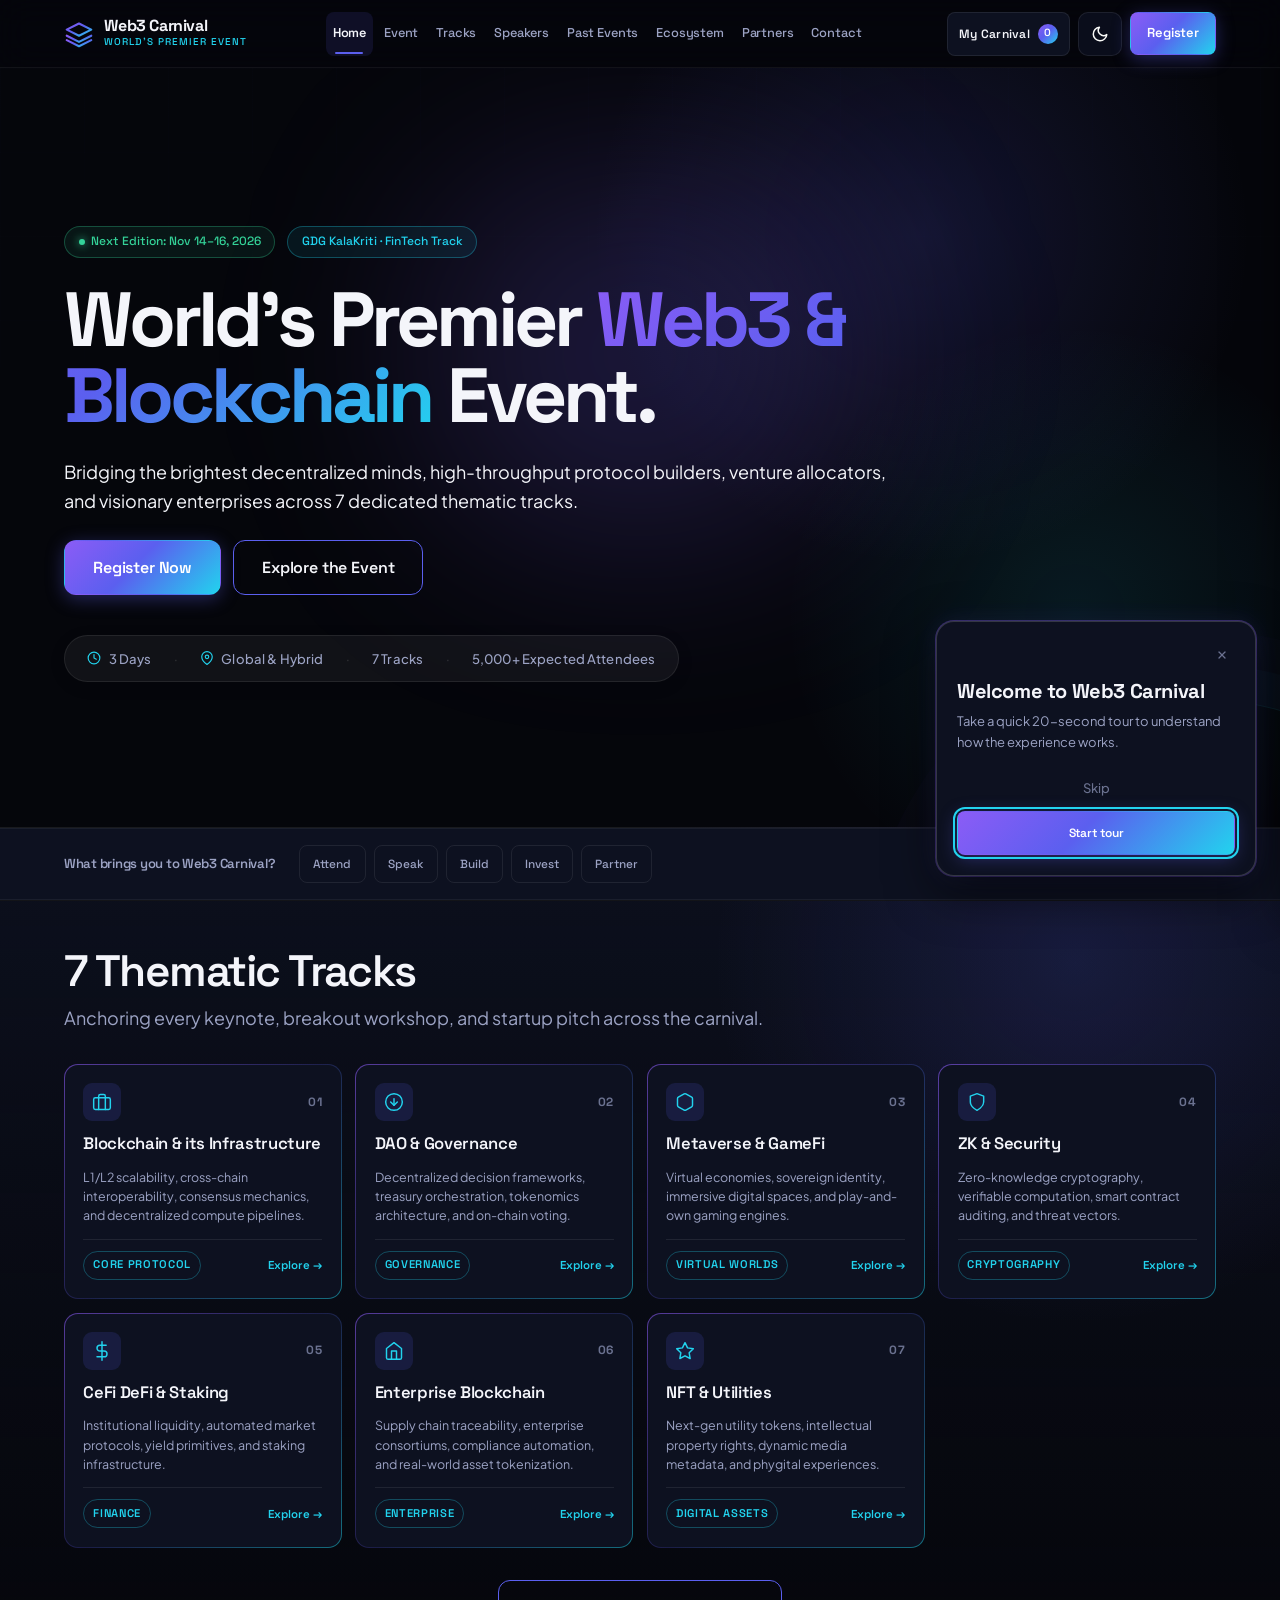
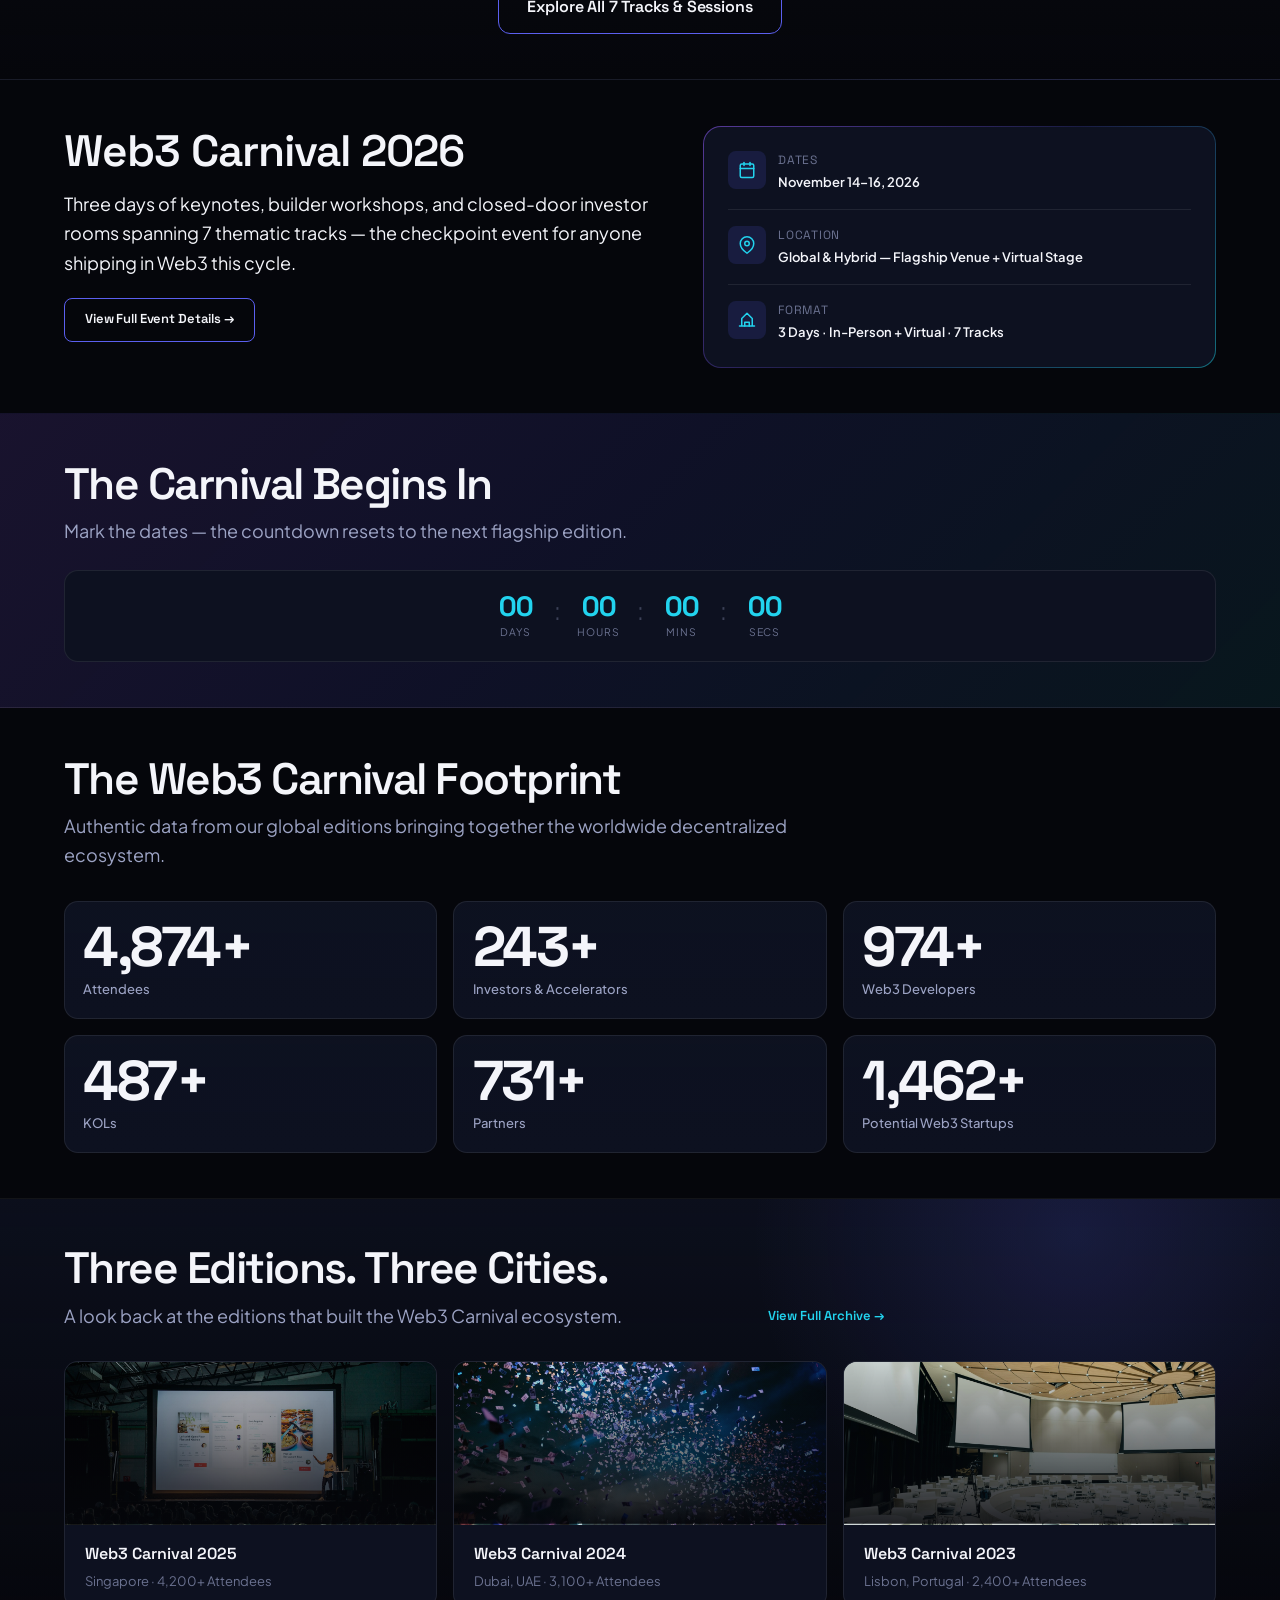
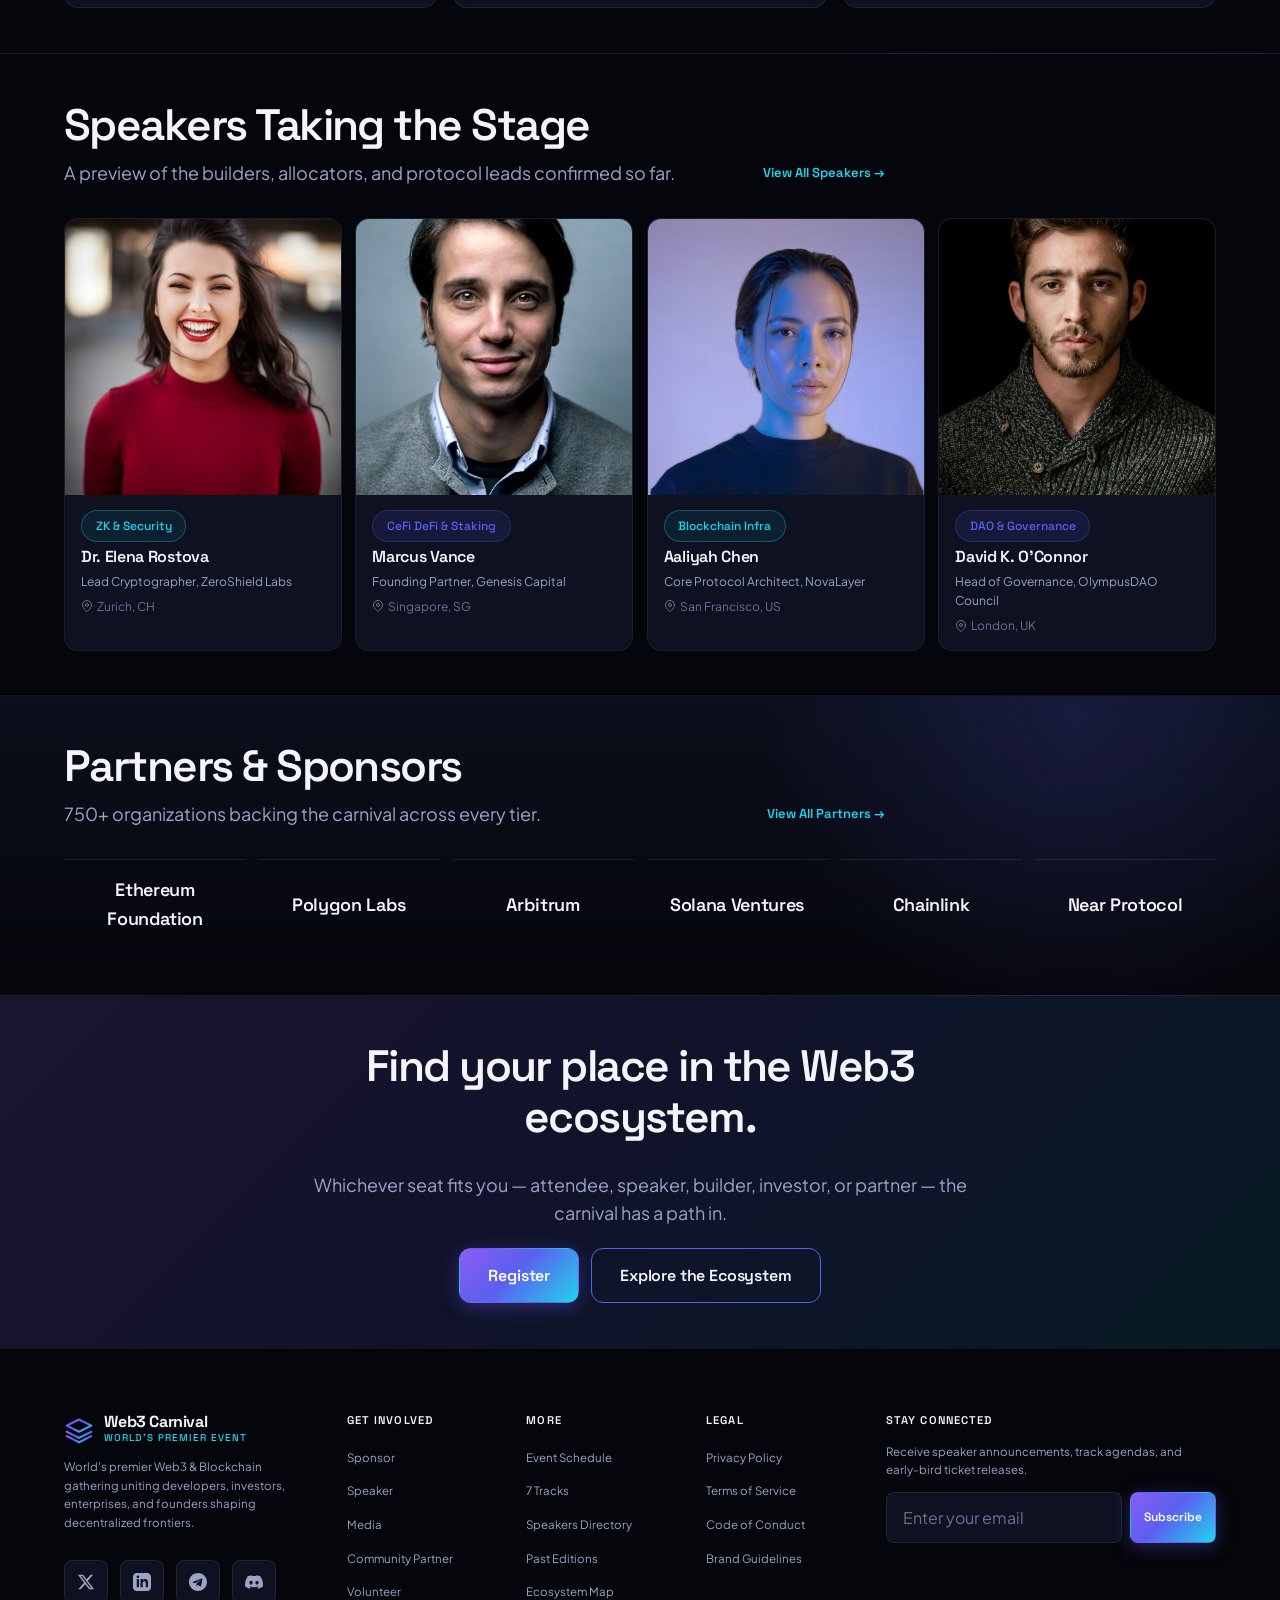
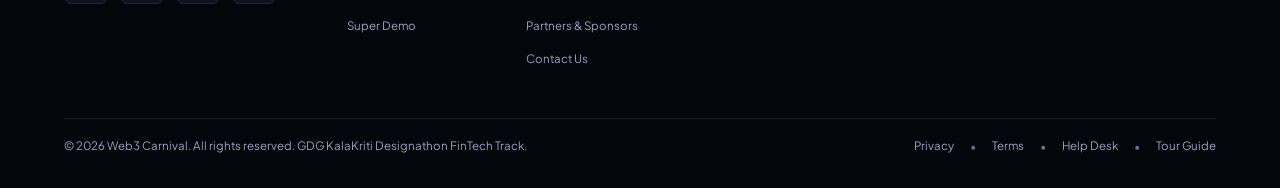
<file: index.html>
<!DOCTYPE html>
<html lang="en">
<head>
  <meta charset="UTF-8">
  <meta name="viewport" content="width=device-width, initial-scale=1.0">
  <title>Web3 Carnival — World's Premier Web3 &amp; Blockchain Event</title>
  <meta name="description" content="Web3 Carnival is the world's premier gathering bridging decentralized technologies, builders, institutional leaders, and innovators worldwide. November 14–16, 2026.">
  <meta name="theme-color" content="#05060B">

  <link rel="icon" type="image/svg+xml" href="assets/favicon.svg">
  <link rel="preconnect" href="https://fonts.googleapis.com">
  <link rel="preconnect" href="https://fonts.gstatic.com" crossorigin>
  <link href="https://fonts.googleapis.com/css2?family=Plus+Jakarta+Sans:wght@400;500;600;700&family=Space+Grotesk:wght@500;600;700&display=swap" rel="stylesheet">

  <link rel="stylesheet" href="css/tokens.css">
  <link rel="stylesheet" href="css/base.css">
  <link rel="stylesheet" href="css/components.css">
  <link rel="stylesheet" href="css/pages.css">
  <link rel="stylesheet" href="css/responsive.css">
  <link rel="stylesheet" href="css/final-polish.css">
  <link rel="stylesheet" href="css/my-carnival.css">
  <link rel="stylesheet" href="css/onboarding.css">
</head>
<body>

  <a href="#main-content" class="skip-link">Skip to main content</a>
  <header id="site-header" class="site-header"></header>

  <main id="main-content">

    <!-- HERO -->
    <section class="hero-section" aria-labelledby="hero-title">
      <div class="hero-glow-orb" aria-hidden="true"></div>
      <div class="container hero-content">
        <div class="hero-badge-wrap">
          <span class="pill pill-status-live">Next Edition: Nov 14–16, 2026</span>
          <span class="pill pill-cyan">GDG KalaKriti · FinTech Track</span>
        </div>

        <h1 id="hero-title" class="hero-title">
          World's Premier <span class="text-gradient">Web3 &amp; Blockchain</span> Event.
        </h1>

        <p class="hero-desc lead">
          Bridging the brightest decentralized minds, high-throughput protocol builders, venture allocators, and visionary enterprises across 7 dedicated thematic tracks.
        </p>

        <div class="hero-actions">
          <a href="register.html" class="btn btn-primary btn-lg">Register Now</a>
          <a href="event.html" class="btn btn-secondary btn-lg">Explore the Event</a>
        </div>

        <div class="hero-meta-strip">
          <span class="hero-meta-item">
            <svg width="14" height="14" viewBox="0 0 24 24" fill="none" stroke="currentColor" stroke-width="2" stroke-linecap="round" stroke-linejoin="round" aria-hidden="true"><circle cx="12" cy="12" r="10"/><polyline points="12 6 12 12 16 14"/></svg>
            3 Days
          </span>
          <span class="hero-meta-sep" aria-hidden="true">&middot;</span>
          <span class="hero-meta-item">
            <svg width="14" height="14" viewBox="0 0 24 24" fill="none" stroke="currentColor" stroke-width="2" stroke-linecap="round" stroke-linejoin="round" aria-hidden="true"><path d="M21 10c0 7-9 13-9 13s-9-6-9-13a9 9 0 0 1 18 0z"/><circle cx="12" cy="10" r="3"/></svg>
            Global &amp; Hybrid
          </span>
          <span class="hero-meta-sep" aria-hidden="true">&middot;</span>
          <span class="hero-meta-item">7 Tracks</span>
          <span class="hero-meta-sep" aria-hidden="true">&middot;</span>
          <span class="hero-meta-item">5,000+ Expected Attendees</span>
        </div>
      </div>
    </section>

    <!-- PERSONA STRIP -->
    <section class="persona-section" aria-labelledby="persona-heading" data-persona-strip>
      <div class="container persona-inner">
        <h2 id="persona-heading" class="persona-question">What brings you to Web3 Carnival?</h2>
        <div class="persona-options" role="group" aria-label="Select what brings you to Web3 Carnival">
          <button type="button" class="persona-btn" data-persona-id="attend" aria-pressed="false">Attend</button>
          <button type="button" class="persona-btn" data-persona-id="speak" aria-pressed="false">Speak</button>
          <button type="button" class="persona-btn" data-persona-id="build" aria-pressed="false">Build</button>
          <button type="button" class="persona-btn" data-persona-id="invest" aria-pressed="false">Invest</button>
          <button type="button" class="persona-btn" data-persona-id="partner" aria-pressed="false">Partner</button>
        </div>
        <div class="persona-recommend" data-persona-recommend aria-live="polite">
          <p class="persona-recommend-text" data-persona-recommend-text>Choose an option above for a tailored next step.</p>
          <a href="register.html" class="btn btn-primary btn-sm" data-persona-recommend-cta>Register</a>
        </div>
      </div>
    </section>

    <!-- 7 TRACKS -->
    <section class="section section-surface reveal" aria-labelledby="tracks-heading">
      <div class="container">
        <div class="section-header">
          <h2 id="tracks-heading" class="section-title">7 Thematic Tracks</h2>
          <p class="section-desc">Anchoring every keynote, breakout workshop, and startup pitch across the carnival.</p>
        </div>

        <div class="tracks-grid tracks-grid-4">
          <a href="tracks.html#infra" class="card-track">
            <div class="card-track-header">
              <div class="card-track-icon" aria-hidden="true">
                <svg width="20" height="20" viewBox="0 0 24 24" fill="none" stroke="currentColor" stroke-width="1.75" stroke-linecap="round" stroke-linejoin="round"><rect x="2" y="7" width="20" height="14" rx="2"/><path d="M16 21V5a2 2 0 0 0-2-2h-4a2 2 0 0 0-2 2v16"/></svg>
              </div>
              <span class="card-track-number">01</span>
            </div>
            <h3 class="card-track-title">Blockchain &amp; its Infrastructure</h3>
            <p class="card-track-desc">L1/L2 scalability, cross-chain interoperability, consensus mechanics, and decentralized compute pipelines.</p>
            <div class="card-track-footer">
              <span class="track-tag">Core Protocol</span>
              <span class="card-track-cta">Explore &rarr;</span>
            </div>
          </a>

          <a href="tracks.html#dao" class="card-track">
            <div class="card-track-header">
              <div class="card-track-icon" aria-hidden="true">
                <svg width="20" height="20" viewBox="0 0 24 24" fill="none" stroke="currentColor" stroke-width="1.75" stroke-linecap="round" stroke-linejoin="round"><circle cx="12" cy="12" r="10"/><polyline points="8 12 12 16 16 12"/><line x1="12" y1="8" x2="12" y2="16"/></svg>
              </div>
              <span class="card-track-number">02</span>
            </div>
            <h3 class="card-track-title">DAO &amp; Governance</h3>
            <p class="card-track-desc">Decentralized decision frameworks, treasury orchestration, tokenomics architecture, and on-chain voting.</p>
            <div class="card-track-footer">
              <span class="track-tag">Governance</span>
              <span class="card-track-cta">Explore &rarr;</span>
            </div>
          </a>

          <a href="tracks.html#metaverse" class="card-track">
            <div class="card-track-header">
              <div class="card-track-icon" aria-hidden="true">
                <svg width="20" height="20" viewBox="0 0 24 24" fill="none" stroke="currentColor" stroke-width="1.75" stroke-linecap="round" stroke-linejoin="round"><path d="M21 16V8a2 2 0 0 0-1-1.73l-7-4a2 2 0 0 0-2 0l-7 4A2 2 0 0 0 3 8v8a2 2 0 0 0 1 1.73l7 4a2 2 0 0 0 2 0l7-4A2 2 0 0 0 21 16z"/></svg>
              </div>
              <span class="card-track-number">03</span>
            </div>
            <h3 class="card-track-title">Metaverse &amp; GameFi</h3>
            <p class="card-track-desc">Virtual economies, sovereign identity, immersive digital spaces, and play-and-own gaming engines.</p>
            <div class="card-track-footer">
              <span class="track-tag">Virtual Worlds</span>
              <span class="card-track-cta">Explore &rarr;</span>
            </div>
          </a>

          <a href="tracks.html#zk" class="card-track">
            <div class="card-track-header">
              <div class="card-track-icon" aria-hidden="true">
                <svg width="20" height="20" viewBox="0 0 24 24" fill="none" stroke="currentColor" stroke-width="1.75" stroke-linecap="round" stroke-linejoin="round"><path d="M12 22s8-4 8-10V5l-8-3-8 3v7c0 6 8 10 8 10z"/></svg>
              </div>
              <span class="card-track-number">04</span>
            </div>
            <h3 class="card-track-title">ZK &amp; Security</h3>
            <p class="card-track-desc">Zero-knowledge cryptography, verifiable computation, smart contract auditing, and threat vectors.</p>
            <div class="card-track-footer">
              <span class="track-tag">Cryptography</span>
              <span class="card-track-cta">Explore &rarr;</span>
            </div>
          </a>
        
          <a href="tracks.html#defi" class="card-track">
            <div class="card-track-header">
              <div class="card-track-icon" aria-hidden="true">
                <svg width="20" height="20" viewBox="0 0 24 24" fill="none" stroke="currentColor" stroke-width="1.75" stroke-linecap="round" stroke-linejoin="round"><line x1="12" y1="1" x2="12" y2="23"/><path d="M17 5H9.5a3.5 3.5 0 0 0 0 7h5a3.5 3.5 0 0 1 0 7H6"/></svg>
              </div>
              <span class="card-track-number">05</span>
            </div>
            <h3 class="card-track-title">CeFi DeFi &amp; Staking</h3>
            <p class="card-track-desc">Institutional liquidity, automated market protocols, yield primitives, and staking infrastructure.</p>
            <div class="card-track-footer">
              <span class="track-tag">Finance</span>
              <span class="card-track-cta">Explore &rarr;</span>
            </div>
          </a>

          <a href="tracks.html#enterprise" class="card-track">
            <div class="card-track-header">
              <div class="card-track-icon" aria-hidden="true">
                <svg width="20" height="20" viewBox="0 0 24 24" fill="none" stroke="currentColor" stroke-width="1.75" stroke-linecap="round" stroke-linejoin="round"><path d="M3 9l9-7 9 7v11a2 2 0 0 1-2 2H5a2 2 0 0 1-2-2z"/><polyline points="9 22 9 12 15 12 15 22"/></svg>
              </div>
              <span class="card-track-number">06</span>
            </div>
            <h3 class="card-track-title">Enterprise Blockchain</h3>
            <p class="card-track-desc">Supply chain traceability, enterprise consortiums, compliance automation, and real-world asset tokenization.</p>
            <div class="card-track-footer">
              <span class="track-tag">Enterprise</span>
              <span class="card-track-cta">Explore &rarr;</span>
            </div>
          </a>

          <a href="tracks.html#nft" class="card-track">
            <div class="card-track-header">
              <div class="card-track-icon" aria-hidden="true">
                <svg width="20" height="20" viewBox="0 0 24 24" fill="none" stroke="currentColor" stroke-width="1.75" stroke-linecap="round" stroke-linejoin="round"><polygon points="12 2 15.09 8.26 22 9.27 17 14.14 18.18 21.02 12 17.77 5.82 21.02 7 14.14 2 9.27 8.91 8.26 12 2"/></svg>
              </div>
              <span class="card-track-number">07</span>
            </div>
            <h3 class="card-track-title">NFT &amp; Utilities</h3>
            <p class="card-track-desc">Next-gen utility tokens, intellectual property rights, dynamic media metadata, and phygital experiences.</p>
            <div class="card-track-footer">
              <span class="track-tag">Digital Assets</span>
              <span class="card-track-cta">Explore &rarr;</span>
            </div>
          </a>
        </div>

        <div class="section-cta-row">
          <a href="tracks.html" class="btn btn-secondary btn-lg">Explore All 7 Tracks &amp; Sessions</a>
        </div>
      </div>
    </section>

    <!-- EVENT SNAPSHOT -->
    <section class="section reveal" aria-labelledby="snapshot-heading">
      <div class="container">
        <div class="event-snapshot-grid">
          <div class="event-snapshot-info">
            <h2 id="snapshot-heading">Web3 Carnival 2026</h2>
            <p class="lead">Three days of keynotes, builder workshops, and closed-door investor rooms spanning 7 thematic tracks — the checkpoint event for anyone shipping in Web3 this cycle.</p>
            <a href="event.html" class="btn btn-secondary">View Full Event Details &rarr;</a>
          </div>

          <div class="event-snapshot-facts">
            <div class="event-fact-row">
              <div class="event-fact-icon" aria-hidden="true">
                <svg width="18" height="18" viewBox="0 0 24 24" fill="none" stroke="currentColor" stroke-width="2" stroke-linecap="round" stroke-linejoin="round"><rect x="3" y="4" width="18" height="18" rx="2" ry="2"/><line x1="16" y1="2" x2="16" y2="6"/><line x1="8" y1="2" x2="8" y2="6"/><line x1="3" y1="10" x2="21" y2="10"/></svg>
              </div>
              <div>
                <div class="event-fact-label">Dates</div>
                <div class="event-fact-value">November 14–16, 2026</div>
              </div>
            </div>
            <div class="event-fact-row">
              <div class="event-fact-icon" aria-hidden="true">
                <svg width="18" height="18" viewBox="0 0 24 24" fill="none" stroke="currentColor" stroke-width="2" stroke-linecap="round" stroke-linejoin="round"><path d="M21 10c0 7-9 13-9 13s-9-6-9-13a9 9 0 0 1 18 0z"/><circle cx="12" cy="10" r="3"/></svg>
              </div>
              <div>
                <div class="event-fact-label">Location</div>
                <div class="event-fact-value">Global &amp; Hybrid — Flagship Venue + Virtual Stage</div>
              </div>
            </div>
            <div class="event-fact-row">
              <div class="event-fact-icon" aria-hidden="true">
                <svg width="18" height="18" viewBox="0 0 24 24" fill="none" stroke="currentColor" stroke-width="2" stroke-linecap="round" stroke-linejoin="round"><path d="M2 20h20M5 20V10l7-7 7 7v10"/><path d="M9 20v-5h6v5"/></svg>
              </div>
              <div>
                <div class="event-fact-label">Format</div>
                <div class="event-fact-value">3 Days · In-Person + Virtual · 7 Tracks</div>
              </div>
            </div>
          </div>
        </div>
      </div>
    </section>

    <!-- COUNTDOWN -->
    



<section class="section countdown-section reveal" aria-labelledby="countdown-heading">
      <div class="container">
        <h2 id="countdown-heading" class="section-title">The Carnival Begins In</h2>
        <p class="section-desc">Mark the dates — the countdown resets to the next flagship edition.</p>
        <div class="countdown-box" aria-label="Countdown to Web3 Carnival 2026">
          <div class="countdown-unit">
            <span id="count-days" class="countdown-num">48</span>
            <span class="countdown-label">Days</span>
          </div>
          <span class="countdown-sep" aria-hidden="true">:</span>
          <div class="countdown-unit">
            <span id="count-hours" class="countdown-num">14</span>
            <span class="countdown-label">Hours</span>
          </div>
          <span class="countdown-sep" aria-hidden="true">:</span>
          <div class="countdown-unit">
            <span id="count-mins" class="countdown-num">32</span>
            <span class="countdown-label">Mins</span>
          </div>
          <span class="countdown-sep" aria-hidden="true">:</span>
          <div class="countdown-unit">
            <span id="count-secs" class="countdown-num">10</span>
            <span class="countdown-label">Secs</span>
          </div>
        </div>
      </div>
    </section>

    <!-- STATS -->
    <section class="section reveal" aria-labelledby="stats-heading">
      <div class="container">
        <div class="section-header">
          <h2 id="stats-heading" class="section-title">The Web3 Carnival Footprint</h2>
          <p class="section-desc">Authentic data from our global editions bringing together the worldwide decentralized ecosystem.</p>
        </div>
        <div class="stats-grid">
          <div class="stat-block">
            <span class="stat-numeral" data-counter-target="5000" data-counter-suffix="+">5,000+</span>
            <span class="stat-label">Attendees</span>
          </div>
          <div class="stat-block">
            <span class="stat-numeral" data-counter-target="250" data-counter-suffix="+">250+</span>
            <span class="stat-label">Investors &amp; Accelerators</span>
          </div>
          <div class="stat-block">
            <span class="stat-numeral" data-counter-target="1000" data-counter-suffix="+">1,000+</span>
            <span class="stat-label">Web3 Developers</span>
          </div>
          <div class="stat-block">
            <span class="stat-numeral" data-counter-target="500" data-counter-suffix="+">500+</span>
            <span class="stat-label">KOLs</span>
          </div>
          <div class="stat-block">
            <span class="stat-numeral" data-counter-target="750" data-counter-suffix="+">750+</span>
            <span class="stat-label">Partners</span>
          </div>
          <div class="stat-block">
            <span class="stat-numeral" data-counter-target="1500" data-counter-suffix="+">1,500+</span>
            <span class="stat-label">Potential Web3 Startups</span>
          </div>
        </div>
      </div>
    </section>

    <!-- PAST EDITIONS -->
    <section class="section section-surface reveal" aria-labelledby="past-events-heading">
      <div class="container">
        <div class="section-header preview-header-row">
          <div>
            <h2 id="past-events-heading" class="section-title">Three Editions. Three Cities.</h2>
            <p class="section-desc">A look back at the editions that built the Web3 Carnival ecosystem.</p>
          </div>
          <a href="past-events.html" class="preview-header-link">View Full Archive &rarr;</a>
        </div>

        <div class="past-events-grid">
          <article class="past-event-card">
            <div class="past-event-banner past-event-banner--sg" aria-hidden="true">
              <span class="past-event-year-display">2025</span>
              <span class="past-event-city-display">Singapore</span>
            </div>
            <div class="past-event-body">
              <span class="past-event-edition">Web3 Carnival 2025</span>
              <span class="past-event-meta">Singapore · 4,200+ Attendees</span>
            </div>
          </article>
          <article class="past-event-card">
            <div class="past-event-banner past-event-banner--ae" aria-hidden="true">
              <span class="past-event-year-display">2024</span>
              <span class="past-event-city-display">Dubai</span>
            </div>
            <div class="past-event-body">
              <span class="past-event-edition">Web3 Carnival 2024</span>
              <span class="past-event-meta">Dubai, UAE · 3,100+ Attendees</span>
            </div>
          </article>
          <article class="past-event-card">
            <div class="past-event-banner past-event-banner--pt" aria-hidden="true">
              <span class="past-event-year-display">2023</span>
              <span class="past-event-city-display">Lisbon</span>
            </div>
            <div class="past-event-body">
              <span class="past-event-edition">Web3 Carnival 2023</span>
              <span class="past-event-meta">Lisbon, Portugal · 2,400+ Attendees</span>
            </div>
          </article>
        </div>
      </div>
    </section>

    <!-- SPEAKERS PREVIEW -->
    <section class="section reveal" aria-labelledby="speakers-heading">
      <div class="container">
        <div class="section-header preview-header-row">
          <div>
            <h2 id="speakers-heading" class="section-title">Speakers Taking the Stage</h2>
            <p class="section-desc">A preview of the builders, allocators, and protocol leads confirmed so far.</p>
          </div>
          <a href="speakers.html" class="preview-header-link">View All Speakers &rarr;</a>
        </div>

        <div class="speakers-grid">
          <article class="card-speaker">
            <div class="card-speaker-media">
              <img class="card-speaker-img" src="assets/speaker-elena.jpg" alt="Portrait of Dr. Elena Rostova" loading="lazy">
            </div>
            <div class="card-speaker-body">
              <span class="pill pill-cyan speaker-pill">ZK &amp; Security</span>
              <h3 class="card-speaker-name">Dr. Elena Rostova</h3>
              <p class="card-speaker-role">Lead Cryptographer, ZeroShield Labs</p>
              <span class="card-speaker-location">
                <svg width="12" height="12" viewBox="0 0 24 24" fill="none" stroke="currentColor" stroke-width="2" stroke-linecap="round" stroke-linejoin="round" aria-hidden="true"><path d="M21 10c0 7-9 13-9 13s-9-6-9-13a9 9 0 0 1 18 0z"/><circle cx="12" cy="10" r="3"/></svg>
                Zurich, CH
              </span>
            </div>
          </article>

          <article class="card-speaker">
            <div class="card-speaker-media">
              <img class="card-speaker-img" src="assets/speaker-marcus.jpg" alt="Portrait of Marcus Vance" loading="lazy">
            </div>
            <div class="card-speaker-body">
              <span class="pill pill-accent speaker-pill">CeFi DeFi &amp; Staking</span>
              <h3 class="card-speaker-name">Marcus Vance</h3>
              <p class="card-speaker-role">Founding Partner, Genesis Capital</p>
              <span class="card-speaker-location">
                <svg width="12" height="12" viewBox="0 0 24 24" fill="none" stroke="currentColor" stroke-width="2" stroke-linecap="round" stroke-linejoin="round" aria-hidden="true"><path d="M21 10c0 7-9 13-9 13s-9-6-9-13a9 9 0 0 1 18 0z"/><circle cx="12" cy="10" r="3"/></svg>
                Singapore, SG
              </span>
            </div>
          </article>

          <article class="card-speaker">
            <div class="card-speaker-media">
              <img class="card-speaker-img" src="assets/speaker-aaliyah.jpg" alt="Portrait of Aaliyah Chen" loading="lazy">
            </div>
            <div class="card-speaker-body">
              <span class="pill pill-cyan speaker-pill">Blockchain Infra</span>
              <h3 class="card-speaker-name">Aaliyah Chen</h3>
              <p class="card-speaker-role">Core Protocol Architect, NovaLayer</p>
              <span class="card-speaker-location">
                <svg width="12" height="12" viewBox="0 0 24 24" fill="none" stroke="currentColor" stroke-width="2" stroke-linecap="round" stroke-linejoin="round" aria-hidden="true"><path d="M21 10c0 7-9 13-9 13s-9-6-9-13a9 9 0 0 1 18 0z"/><circle cx="12" cy="10" r="3"/></svg>
                San Francisco, US
              </span>
            </div>
          </article>

          <article class="card-speaker">
            <div class="card-speaker-media">
              <img class="card-speaker-img" src="assets/speaker-david.jpg" alt="Portrait of David K. O'Connor" loading="lazy">
            </div>
            <div class="card-speaker-body">
              <span class="pill pill-accent speaker-pill">DAO &amp; Governance</span>
              <h3 class="card-speaker-name">David K. O'Connor</h3>
              <p class="card-speaker-role">Head of Governance, OlympusDAO Council</p>
              <span class="card-speaker-location">
                <svg width="12" height="12" viewBox="0 0 24 24" fill="none" stroke="currentColor" stroke-width="2" stroke-linecap="round" stroke-linejoin="round" aria-hidden="true"><path d="M21 10c0 7-9 13-9 13s-9-6-9-13a9 9 0 0 1 18 0z"/><circle cx="12" cy="10" r="3"/></svg>
                London, UK
              </span>
            </div>
          </article>
        </div>
      </div>
    </section>

    <!-- PARTNERS PREVIEW -->
    <section class="section section-surface reveal" aria-labelledby="partners-heading">
      <div class="container">
        <div class="section-header preview-header-row">
          <div>
            <h2 id="partners-heading" class="section-title">Partners &amp; Sponsors</h2>
            <p class="section-desc">750+ organizations backing the carnival across every tier.</p>
          </div>
          <a href="partners.html" class="preview-header-link">View All Partners &rarr;</a>
        </div>
        <div class="partner-grid">
          <div class="partner-tile">Ethereum Foundation</div>
          <div class="partner-tile">Polygon Labs</div>
          <div class="partner-tile">Arbitrum</div>
          <div class="partner-tile">Solana Ventures</div>
          <div class="partner-tile">Chainlink</div>
          <div class="partner-tile">Near Protocol</div>
        </div>
      </div>
    </section>

    <!-- FINAL CTA -->
    <section class="section final-cta-section reveal" aria-labelledby="final-cta-heading">
      <div class="container final-cta-inner">
        <h2 id="final-cta-heading" class="section-title">Find your place in the Web3 ecosystem.</h2>
        <p class="section-desc">Whichever seat fits you — attendee, speaker, builder, investor, or partner — the carnival has a path in.</p>
        <div class="final-cta-actions">
          <a href="register.html" class="btn btn-primary btn-lg">Register</a>
          <a href="ecosystem.html" class="btn btn-secondary btn-lg">Explore the Ecosystem</a>
        </div>
      </div>
    </section>

  </main>

  <footer id="site-footer" class="site-footer"></footer>

  <script src="js/data.js"></script>
  <script src="js/theme.js"></script>
  <script src="js/navigation.js"></script>
  <script src="js/onboarding.js"></script>
  <script src="js/main.js"></script>
  <script src="js/my-carnival-core.js"></script>
  <script src="js/my-carnival.js"></script>
</body>
</html>
</file>
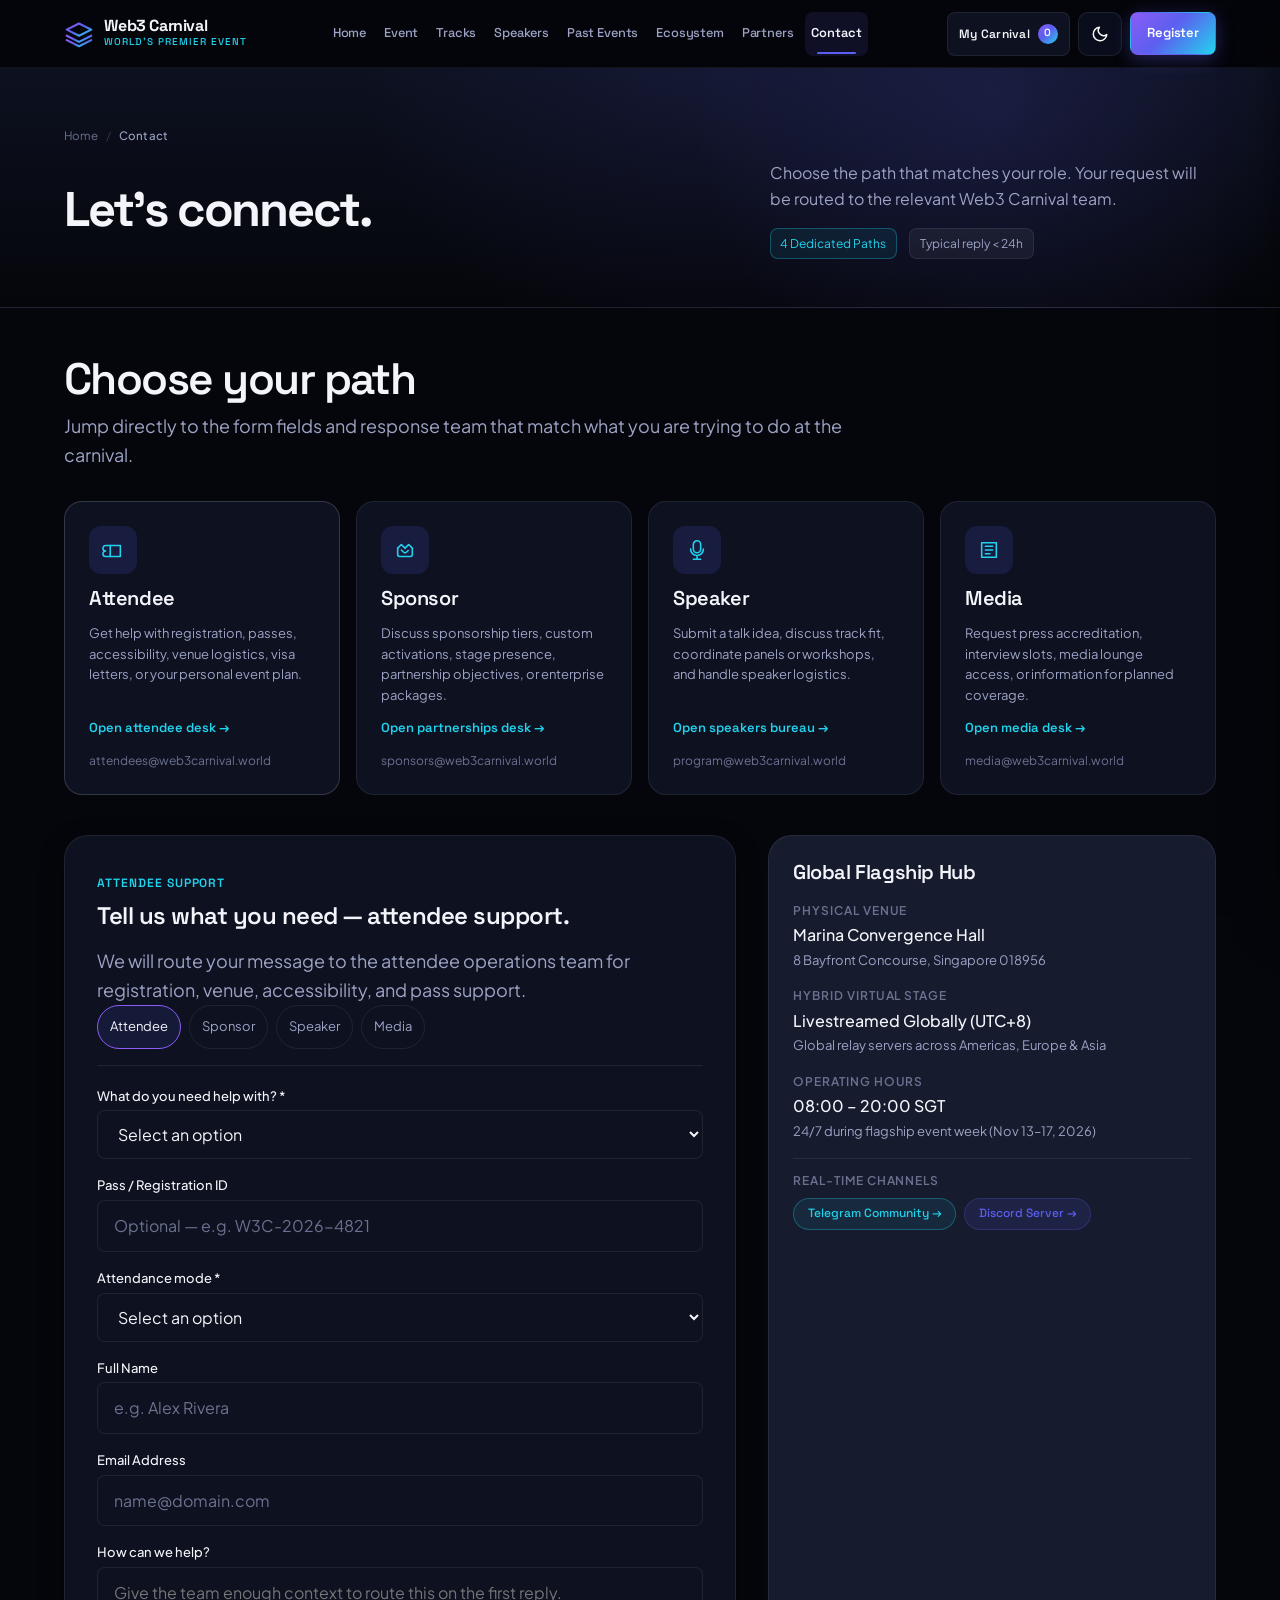
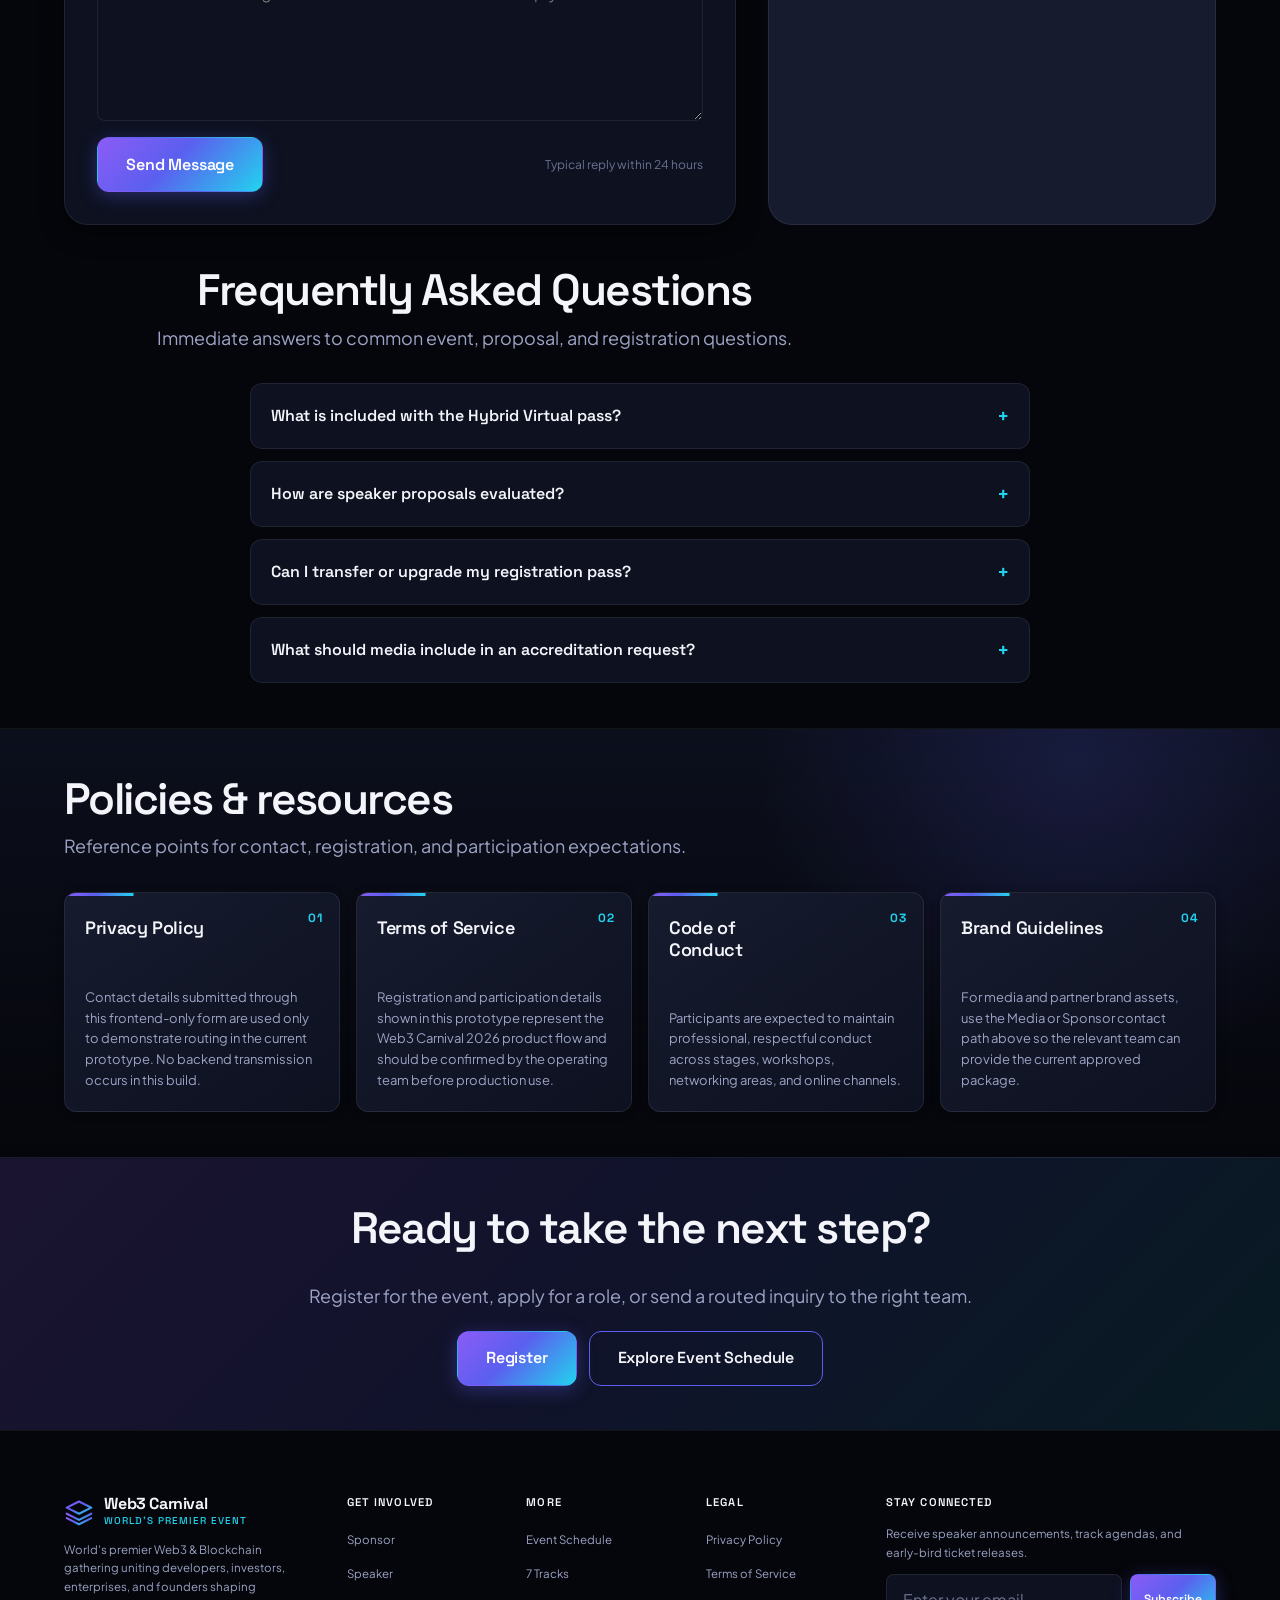
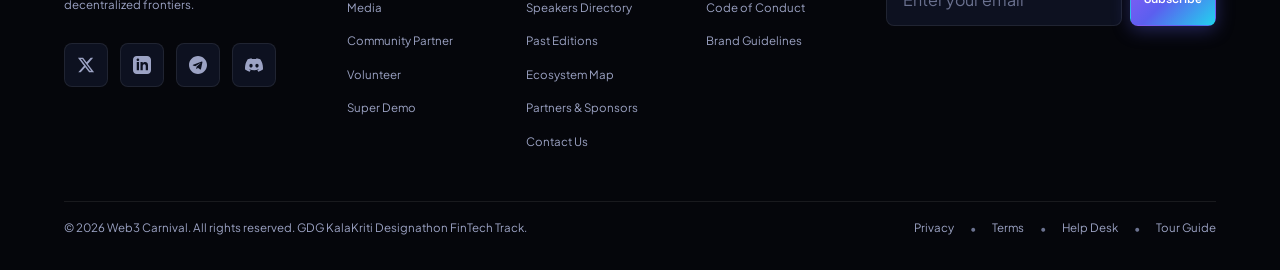
<file: contact.html>
<!DOCTYPE html>
<html lang="en">
<head>
  <meta charset="UTF-8">
  <meta name="viewport" content="width=device-width, initial-scale=1.0">
  <title>Contact &amp; Help Desk — Web3 Carnival</title>
  <meta name="description" content="Role-specific communication paths for attendees, sponsors, speakers, and media at Web3 Carnival 2026.">
  <meta name="theme-color" content="#05060B">

  <link rel="icon" type="image/svg+xml" href="assets/favicon.svg">
  <link rel="preconnect" href="https://fonts.googleapis.com">
  <link rel="preconnect" href="https://fonts.gstatic.com" crossorigin>
  <link href="https://fonts.googleapis.com/css2?family=Plus+Jakarta+Sans:wght@400;500;600;700&family=Space+Grotesk:wght@500;600;700&display=swap" rel="stylesheet">

  <link rel="stylesheet" href="css/tokens.css">
  <link rel="stylesheet" href="css/base.css">
  <link rel="stylesheet" href="css/components.css">
  <link rel="stylesheet" href="css/pages.css">
  <link rel="stylesheet" href="css/responsive.css">
  <link rel="stylesheet" href="css/final-polish.css">
  <link rel="stylesheet" href="css/my-carnival.css">
</head>
<body>

  <a href="#main-content" class="skip-link">Skip to main content</a>
  <header id="site-header" class="site-header"></header>

  <main id="main-content">
    <section class="page-intro" aria-labelledby="page-title">
      <div class="container page-intro__container">
        <nav class="page-intro__breadcrumb" aria-label="Breadcrumb">
          <a href="index.html">Home</a>
          <span class="page-intro__breadcrumb-sep" aria-hidden="true">/</span>
          <span aria-current="page">Contact</span>
        </nav>
        <div class="page-intro__content">
          <div class="page-intro__main">
            <h1 id="page-title" class="page-intro__title">Let's connect.</h1>
          </div>
          <div class="page-intro__support">
            <p class="page-intro__lead">Choose the path that matches your role. Your request will be routed to the relevant Web3 Carnival team.</p>
            <div class="page-intro__meta">
              <span class="page-intro__meta-tag page-intro__meta-tag--highlight">4 Dedicated Paths</span>
              <span class="page-intro__meta-tag">Typical reply &lt; 24h</span>
            </div>
          </div>
        </div>
      </div>
    </section>

    <section class="section contact-section" aria-labelledby="channels-heading">
      <div class="container">
        <div class="section-header">
          <h2 id="channels-heading" class="section-title">Choose your path</h2>
          <p class="section-desc">Jump directly to the form fields and response team that match what you are trying to do at the carnival.</p>
        </div>

        <div class="contact-channels-grid" data-contact-role-grid>
          <a href="contact.html?role=attendee#contact-form" class="contact-channel-card contact-role-card" data-contact-role-card="attendee">
            <div class="contact-channel-icon" aria-hidden="true"><svg viewBox="0 0 24 24" fill="none" stroke="currentColor" stroke-width="1.7" stroke-linecap="round" stroke-linejoin="round"><path d="M4 7a3 3 0 0 0 0 6 3 3 0 0 0 0 6h16V7H4Z"/><path d="M9 7v12"/></svg></div>
            <h3 class="contact-channel-title">Attendee</h3>
            <p class="contact-channel-desc">Get help with registration, passes, accessibility, venue logistics, visa letters, or your personal event plan.</p>
            <span class="contact-channel-link">Open attendee desk &rarr;</span>
            <span class="contact-channel-email">attendees@web3carnival.world</span>
          </a>

          <a href="contact.html?role=sponsor#contact-form" class="contact-channel-card contact-role-card" data-contact-role-card="sponsor">
            <div class="contact-channel-icon" aria-hidden="true"><svg viewBox="0 0 24 24" fill="none" stroke="currentColor" stroke-width="1.7" stroke-linecap="round" stroke-linejoin="round"><path d="m8 12 2.5 2.5a2.1 2.1 0 0 0 3 0l2-2"/><path d="M4 10 8 6l4 4"/><path d="m20 10-4-4-4 4"/><path d="M4 10v7a2 2 0 0 0 2 2h12a2 2 0 0 0 2-2v-7"/></svg></div>
            <h3 class="contact-channel-title">Sponsor</h3>
            <p class="contact-channel-desc">Discuss sponsorship tiers, custom activations, stage presence, partnership objectives, or enterprise packages.</p>
            <span class="contact-channel-link">Open partnerships desk &rarr;</span>
            <span class="contact-channel-email">sponsors@web3carnival.world</span>
          </a>

          <a href="contact.html?role=speaker#contact-form" class="contact-channel-card contact-role-card" data-contact-role-card="speaker">
            <div class="contact-channel-icon" aria-hidden="true"><svg viewBox="0 0 24 24" fill="none" stroke="currentColor" stroke-width="1.7" stroke-linecap="round" stroke-linejoin="round"><rect x="8" y="2" width="8" height="13" rx="4"/><path d="M5 11a7 7 0 0 0 14 0M12 18v4M8 22h8"/></svg></div>
            <h3 class="contact-channel-title">Speaker</h3>
            <p class="contact-channel-desc">Submit a talk idea, discuss track fit, coordinate panels or workshops, and handle speaker logistics.</p>
            <span class="contact-channel-link">Open speakers bureau &rarr;</span>
            <span class="contact-channel-email">program@web3carnival.world</span>
          </a>

          <a href="contact.html?role=media#contact-form" class="contact-channel-card contact-role-card" data-contact-role-card="media">
            <div class="contact-channel-icon" aria-hidden="true"><svg viewBox="0 0 24 24" fill="none" stroke="currentColor" stroke-width="1.7" stroke-linecap="round" stroke-linejoin="round"><path d="M4 4h16v16H4z"/><path d="M8 8h8M8 12h8M8 16h5"/></svg></div>
            <h3 class="contact-channel-title">Media</h3>
            <p class="contact-channel-desc">Request press accreditation, interview slots, media lounge access, or information for planned coverage.</p>
            <span class="contact-channel-link">Open media desk &rarr;</span>
            <span class="contact-channel-email">media@web3carnival.world</span>
          </a>
        </div>

        <div class="contact-split-layout">
          <div class="contact-form-shell" id="contact-form-section">
            <div class="contact-form-context">
              <span class="section-eyebrow" data-contact-role-eyebrow>Attendee Support</span>
              <h3 class="contact-form-heading" data-contact-form-heading>Tell us what you need.</h3>
              <p class="section-desc" data-contact-form-desc>We will route your message to the attendee operations team.</p>
            </div>

            <div class="contact-role-switcher" role="navigation" aria-label="Contact role">
              <a href="contact.html?role=attendee#contact-form" class="contact-role-switch" data-role-switch="attendee">Attendee</a>
              <a href="contact.html?role=sponsor#contact-form" class="contact-role-switch" data-role-switch="sponsor">Sponsor</a>
              <a href="contact.html?role=speaker#contact-form" class="contact-role-switch" data-role-switch="speaker">Speaker</a>
              <a href="contact.html?role=media#contact-form" class="contact-role-switch" data-role-switch="media">Media</a>
            </div>

            <form id="contact-form" novalidate>
              <div class="contact-dynamic-fields" data-contact-dynamic-fields></div>

              <div class="form-group">
                <label class="form-label" for="contact-name">Full Name</label>
                <input class="form-input" type="text" id="contact-name" name="name" required autocomplete="name" placeholder="e.g. Alex Rivera">
              </div>

              <div class="form-group">
                <label class="form-label" for="contact-email">Email Address</label>
                <input class="form-input" type="email" id="contact-email" name="email" required autocomplete="email" placeholder="name@domain.com">
              </div>

              <div class="form-group">
                <label class="form-label" for="contact-message">How can we help?</label>
                <textarea class="form-textarea" id="contact-message" name="message" rows="5" required placeholder="Give the team enough context to route this on the first reply."></textarea>
              </div>

              <div class="contact-form-footer-row">
                <button type="submit" class="btn btn-primary btn-lg">Send Message</button>
                <span class="contact-reply-note">Typical reply within 24 hours</span>
              </div>
              <div id="contact-form-feedback" class="contact-form-feedback" hidden role="alert" aria-live="polite"></div>
            </form>

            <div class="contact-confirmation" data-contact-confirmation hidden aria-live="polite"></div>
          </div>

          <aside class="contact-office-card" aria-labelledby="contact-ops-heading">
            <h3 class="contact-ops-heading" id="contact-ops-heading">Global Flagship Hub</h3>

            <div class="contact-meta-item">
              <span class="contact-meta-label">Physical Venue</span>
              <span class="contact-meta-val">Marina Convergence Hall</span>
              <span class="contact-ops-detail">8 Bayfront Concourse, Singapore 018956</span>
            </div>

            <div class="contact-meta-item">
              <span class="contact-meta-label">Hybrid Virtual Stage</span>
              <span class="contact-meta-val">Livestreamed Globally (UTC+8)</span>
              <span class="contact-ops-detail">Global relay servers across Americas, Europe &amp; Asia</span>
            </div>

            <div class="contact-meta-item">
              <span class="contact-meta-label">Operating Hours</span>
              <span class="contact-meta-val">08:00 – 20:00 SGT</span>
              <span class="contact-ops-detail">24/7 during flagship event week (Nov 13–17, 2026)</span>
            </div>

            <div class="contact-ops-links">
              <span class="contact-meta-label">Real-Time Channels</span>
              <div class="contact-ops-channels">
                <a href="https://t.me/web3carnival" target="_blank" rel="noopener noreferrer" class="pill pill-cyan">Telegram Community &rarr;</a>
                <a href="https://discord.gg/web3carnival" target="_blank" rel="noopener noreferrer" class="pill pill-accent">Discord Server &rarr;</a>
              </div>
            </div>
          </aside>
        </div>

        <div class="section-header text-center contact-faq-header">
          <h2 class="section-title">Frequently Asked Questions</h2>
          <p class="section-desc">Immediate answers to common event, proposal, and registration questions.</p>
        </div>

        <div class="faq-grid">
          <div class="faq-item">
            <button type="button" class="faq-question" aria-expanded="false">
              <span>What is included with the Hybrid Virtual pass?</span>
              <span class="faq-icon" aria-hidden="true">+</span>
            </button>
            <div class="faq-answer" hidden><p>The Virtual Pass provides live access to all 7 track stages, interactive live chat and Q&amp;A, on-demand replay recordings within 24 hours, and virtual networking lounges.</p></div>
          </div>

          <div class="faq-item">
            <button type="button" class="faq-question" aria-expanded="false">
              <span>How are speaker proposals evaluated?</span>
              <span class="faq-icon" aria-hidden="true">+</span>
            </button>
            <div class="faq-answer" hidden><p>Track chairs review submissions for technical rigor, novelty, relevance to the chosen track, and educational value. Main-track speaking slots are not sold as paid placements.</p></div>
          </div>

          <div class="faq-item">
            <button type="button" class="faq-question" aria-expanded="false">
              <span>Can I transfer or upgrade my registration pass?</span>
              <span class="faq-icon" aria-hidden="true">+</span>
            </button>
            <div class="faq-answer" hidden><p>Pass changes are supported before the stated transfer deadline. Contact attendee support with your registration or pass ID and the team will confirm the available option.</p></div>
          </div>

          <div class="faq-item">
            <button type="button" class="faq-question" aria-expanded="false">
              <span>What should media include in an accreditation request?</span>
              <span class="faq-icon" aria-hidden="true">+</span>
            </button>
            <div class="faq-answer" hidden><p>Include your outlet, role, intended coverage, publishing deadline, and a representative work link when available. The media team will confirm accreditation and interview availability.</p></div>
          </div>
        </div>
      </div>
    </section>

    <section class="section section-surface contact-policy-section" id="policies" aria-labelledby="policy-heading">
      <div class="container">
        <div class="section-header">
          <h2 id="policy-heading" class="section-title">Policies &amp; resources</h2>
          <p class="section-desc">Reference points for contact, registration, and participation expectations.</p>
        </div>
        <div class="contact-policy-grid">
          <article class="contact-policy-card" id="privacy">
            <h3>Privacy Policy</h3>
            <p>Contact details submitted through this frontend-only form are used only to demonstrate routing in the current prototype. No backend transmission occurs in this build.</p>
          </article>
          <article class="contact-policy-card" id="terms">
            <h3>Terms of Service</h3>
            <p>Registration and participation details shown in this prototype represent the Web3 Carnival 2026 product flow and should be confirmed by the operating team before production use.</p>
          </article>
          <article class="contact-policy-card" id="code-of-conduct">
            <h3>Code of Conduct</h3>
            <p>Participants are expected to maintain professional, respectful conduct across stages, workshops, networking areas, and online channels.</p>
          </article>
          <article class="contact-policy-card" id="brand-kit">
            <h3>Brand Guidelines</h3>
            <p>For media and partner brand assets, use the Media or Sponsor contact path above so the relevant team can provide the current approved package.</p>
          </article>
        </div>
      </div>
    </section>

    <section class="section final-cta-section reveal" aria-labelledby="contact-cta-heading">
      <div class="container final-cta-inner">
        <h2 id="contact-cta-heading" class="section-title">Ready to take the next step?</h2>
        <p class="section-desc">Register for the event, apply for a role, or send a routed inquiry to the right team.</p>
        <div class="final-cta-actions">
          <a href="register.html" class="btn btn-primary btn-lg">Register</a>
          <a href="event.html" class="btn btn-secondary btn-lg">Explore Event Schedule</a>
        </div>
      </div>
    </section>
  </main>

  <footer id="site-footer" class="site-footer"></footer>

  <script src="js/data.js"></script>
  <script src="js/theme.js"></script>
  <script src="js/navigation.js"></script>
  <script src="js/main.js"></script>
  <script src="js/my-carnival-core.js"></script>
  <script src="js/my-carnival.js"></script>
  <script src="js/contact.js"></script>
</body>
</html>
</file>
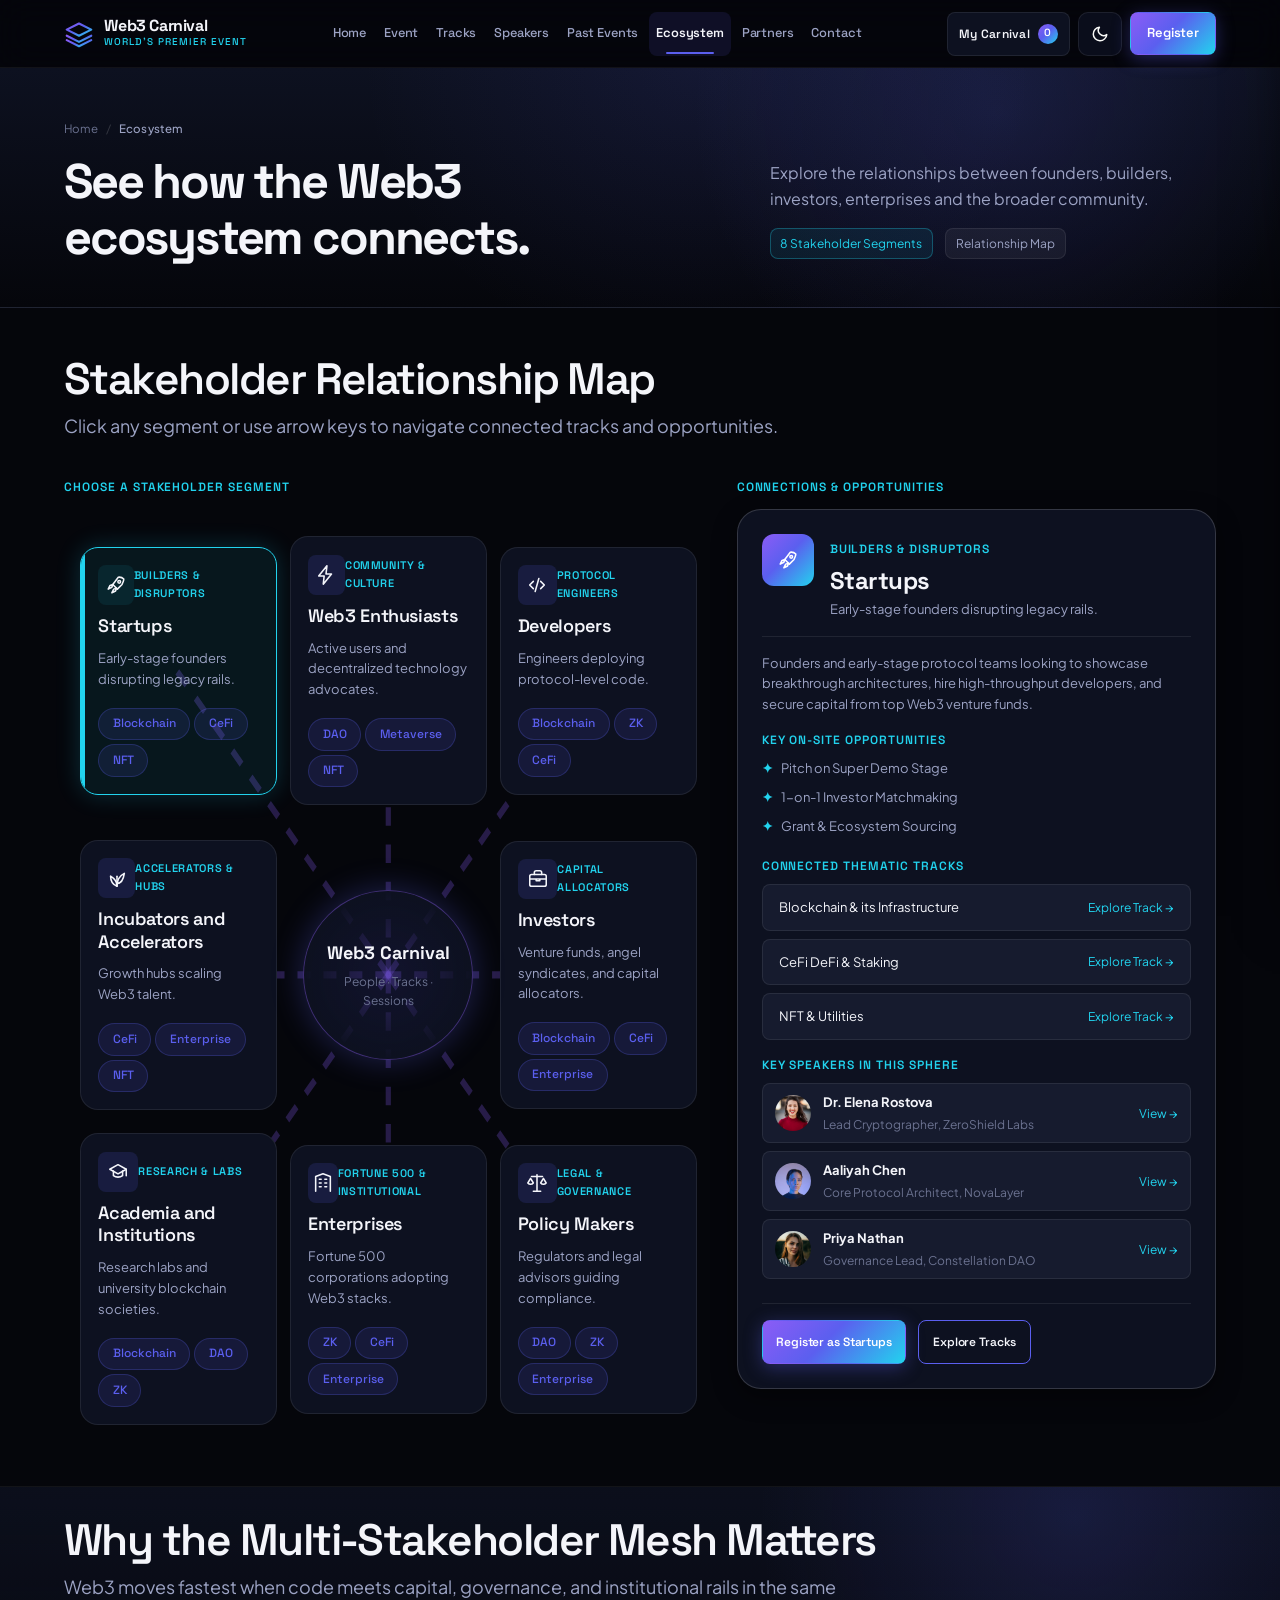
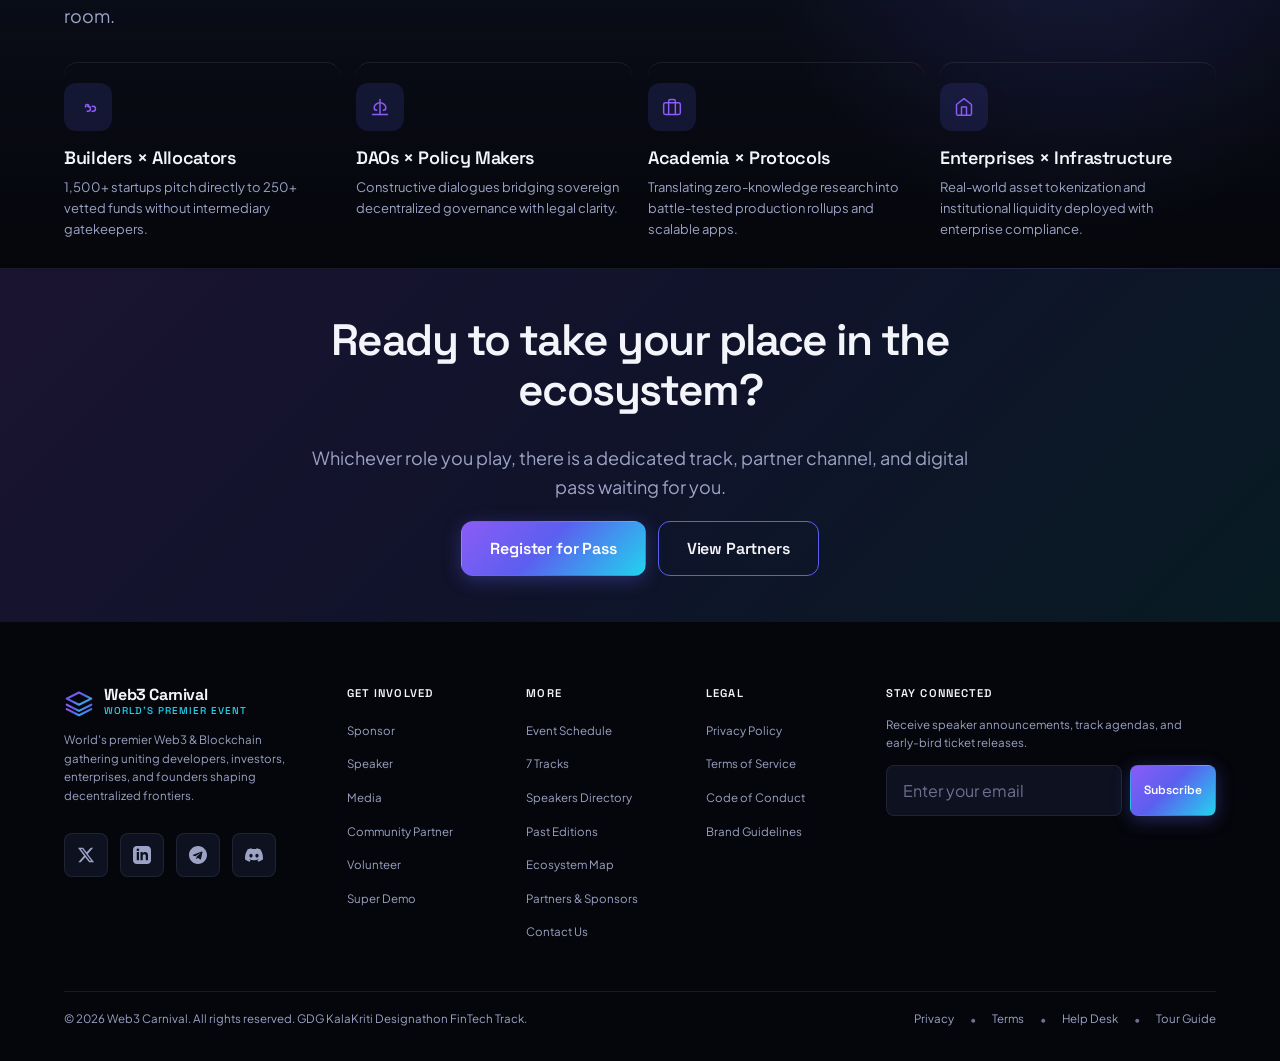
<file: ecosystem.html>
<!DOCTYPE html>
<html lang="en">
<head>
  <meta charset="UTF-8">
  <meta name="viewport" content="width=device-width, initial-scale=1.0">
  <title>Ecosystem &amp; Stakeholder Map — Web3 Carnival</title>
  <meta name="description" content="Explore the 8 core stakeholder segments of the Web3 Carnival ecosystem — connecting startups, builders, investors, policy makers, and enterprises.">
  <meta name="theme-color" content="#05060B">

  <link rel="icon" type="image/svg+xml" href="assets/favicon.svg">
  <link rel="preconnect" href="https://fonts.googleapis.com">
  <link rel="preconnect" href="https://fonts.gstatic.com" crossorigin>
  <link href="https://fonts.googleapis.com/css2?family=Plus+Jakarta+Sans:wght@400;500;600;700&family=Space+Grotesk:wght@500;600;700&display=swap" rel="stylesheet">

  <!-- Design System CSS in Order -->
  <link rel="stylesheet" href="css/tokens.css">
  <link rel="stylesheet" href="css/base.css">
  <link rel="stylesheet" href="css/components.css">
  <link rel="stylesheet" href="css/pages.css">
  <link rel="stylesheet" href="css/responsive.css">
  <link rel="stylesheet" href="css/final-polish.css">
  <link rel="stylesheet" href="css/my-carnival.css">
</head>
<body>

  <a href="#main-content" class="skip-link">Skip to main content</a>

  <!-- Header rendered by navigation.js -->
  <header id="site-header" class="site-header"></header>

  <main id="main-content" data-ecosystem-page>
    <!-- 1. Page Header -->
    <section class="page-intro" aria-labelledby="page-title">
      <div class="container page-intro__container">
        <nav class="page-intro__breadcrumb" aria-label="Breadcrumb">
          <a href="index.html">Home</a>
          <span class="page-intro__breadcrumb-sep" aria-hidden="true">/</span>
          <span aria-current="page">Ecosystem</span>
        </nav>
        <div class="page-intro__content">
          <div class="page-intro__main">
            <h1 id="page-title" class="page-intro__title">See how the Web3 ecosystem connects.</h1>
          </div>
          <div class="page-intro__support">
            <p class="page-intro__lead">Explore the relationships between founders, builders, investors, enterprises and the broader community.</p>
            <div class="page-intro__meta">
              <span class="page-intro__meta-tag page-intro__meta-tag--highlight">8 Stakeholder Segments</span>
              <span class="page-intro__meta-tag">Relationship Map</span>
            </div>
          </div>
        </div>
      </div>
    </section>

    <!-- 2. Interactive Stakeholder Map -->
    <section class="section ecosystem-section reveal" aria-labelledby="map-heading">
      <div class="container">
        <div class="section-header">
          <h2 id="map-heading" class="section-title">Stakeholder Relationship Map</h2>
          <p class="section-desc">Click any segment or use arrow keys to navigate connected tracks and opportunities.</p>
        </div>

        <div class="ecosystem-layout">
          <!-- Left: relationship map -->
          <div>
            <p class="section-kicker eco-kicker">Choose a Stakeholder Segment</p>
            <div class="ecosystem-map-stage">
              <svg class="ecosystem-map-connectors" viewBox="0 0 100 100" preserveAspectRatio="none" aria-hidden="true">
                <line x1="50" y1="50" x2="16" y2="16"></line>
                <line x1="50" y1="50" x2="50" y2="16"></line>
                <line x1="50" y1="50" x2="84" y2="16"></line>
                <line x1="50" y1="50" x2="84" y2="50"></line>
                <line x1="50" y1="50" x2="84" y2="84"></line>
                <line x1="50" y1="50" x2="50" y2="84"></line>
                <line x1="50" y1="50" x2="16" y2="84"></line>
                <line x1="50" y1="50" x2="16" y2="50"></line>
              </svg>
              <div class="ecosystem-map-core" aria-hidden="true">
                <div>
                  <strong>Web3 Carnival</strong>
                  <span>People · Tracks · Sessions</span>
                </div>
              </div>
              <div class="ecosystem-nodes-grid" data-ecosystem-nodes role="tablist" aria-label="Stakeholder segments"></div>
            </div>
          </div>

          <!-- Right: Dynamic Connection Details Panel -->
          <div>
            <p class="section-kicker eco-kicker">Connections &amp; Opportunities</p>
            <div class="ecosystem-details-panel" data-ecosystem-details id="eco-details-panel" role="tabpanel" aria-live="polite"></div>
          </div>
        </div>
      </div>
    </section>

    <!-- 3. Cross-Ecosystem Synergies -->
    <section class="section section-compact section-surface reveal" aria-labelledby="synergy-heading">
      <div class="container">
        <div class="section-header">
          <h2 id="synergy-heading" class="section-title">Why the Multi-Stakeholder Mesh Matters</h2>
          <p class="section-desc">Web3 moves fastest when code meets capital, governance, and institutional rails in the same room.</p>
        </div>

        <div class="value-prop-grid">
          <div class="card value-prop-card">
            <div class="value-prop-icon" aria-hidden="true"><svg width="20" height="20" viewBox="0 0 24 24" fill="none" stroke="currentColor" stroke-width="1.75" stroke-linecap="round" stroke-linejoin="round"><path d="M17 11h1a3 3 0 0 1 0 6h-1"/><path d="M11 11h1a3 3 0 1 1 0 6h-1"/><path d="M9 12v-1a2 2 0 0 1 4 0v1"/></svg></div>
            <h3>Builders &times; Allocators</h3>
            <p>1,500+ startups pitch directly to 250+ vetted funds without intermediary gatekeepers.</p>
          </div>
          <div class="card value-prop-card">
            <div class="value-prop-icon" aria-hidden="true"><svg width="20" height="20" viewBox="0 0 24 24" fill="none" stroke="currentColor" stroke-width="1.75" stroke-linecap="round" stroke-linejoin="round"><line x1="12" y1="3" x2="12" y2="21"/><path d="M8 16s-3 0-3-3 3-6 7-6 7 3 7 6-3 3-3 3"/><line x1="3" y1="21" x2="21" y2="21"/></svg></div>
            <h3>DAOs &times; Policy Makers</h3>
            <p>Constructive dialogues bridging sovereign decentralized governance with legal clarity.</p>
          </div>
          <div class="card value-prop-card">
            <div class="value-prop-icon" aria-hidden="true"><svg width="20" height="20" viewBox="0 0 24 24" fill="none" stroke="currentColor" stroke-width="1.75" stroke-linecap="round" stroke-linejoin="round"><rect x="2" y="7" width="20" height="14" rx="2"/><path d="M16 21V5a2 2 0 0 0-2-2h-4a2 2 0 0 0-2 2v16"/></svg></div>
            <h3>Academia &times; Protocols</h3>
            <p>Translating zero-knowledge research into battle-tested production rollups and scalable apps.</p>
          </div>
          <div class="card value-prop-card">
            <div class="value-prop-icon" aria-hidden="true"><svg width="20" height="20" viewBox="0 0 24 24" fill="none" stroke="currentColor" stroke-width="1.75" stroke-linecap="round" stroke-linejoin="round"><path d="M3 9l9-7 9 7v11a2 2 0 0 1-2 2H5a2 2 0 0 1-2-2z"/><polyline points="9 22 9 12 15 12 15 22"/></svg></div>
            <h3>Enterprises &times; Infrastructure</h3>
            <p>Real-world asset tokenization and institutional liquidity deployed with enterprise compliance.</p>
          </div>
        </div>
      </div>
    </section>

    <!-- 4. Final CTA -->
    <section class="section final-cta-section reveal" aria-labelledby="eco-cta-heading">
      <div class="container final-cta-inner">
        <h2 id="eco-cta-heading" class="section-title">Ready to take your place in the ecosystem?</h2>
        <p class="section-desc">Whichever role you play, there is a dedicated track, partner channel, and digital pass waiting for you.</p>
        <div class="final-cta-actions">
          <a href="register.html" class="btn btn-primary btn-lg">Register for Pass</a>
          <a href="partners.html" class="btn btn-secondary btn-lg">View Partners</a>
        </div>
      </div>
    </section>
  </main>

  <!-- Footer rendered by navigation.js -->
  <footer id="site-footer" class="site-footer"></footer>

  <script src="js/data.js"></script>
  <script src="js/theme.js"></script>
  <script src="js/navigation.js"></script>
  <script src="js/main.js"></script>
  <script src="js/my-carnival-core.js"></script>
  <script src="js/my-carnival.js"></script>
  <script src="js/ecosystem.js"></script>
</body>
</html>
</file>
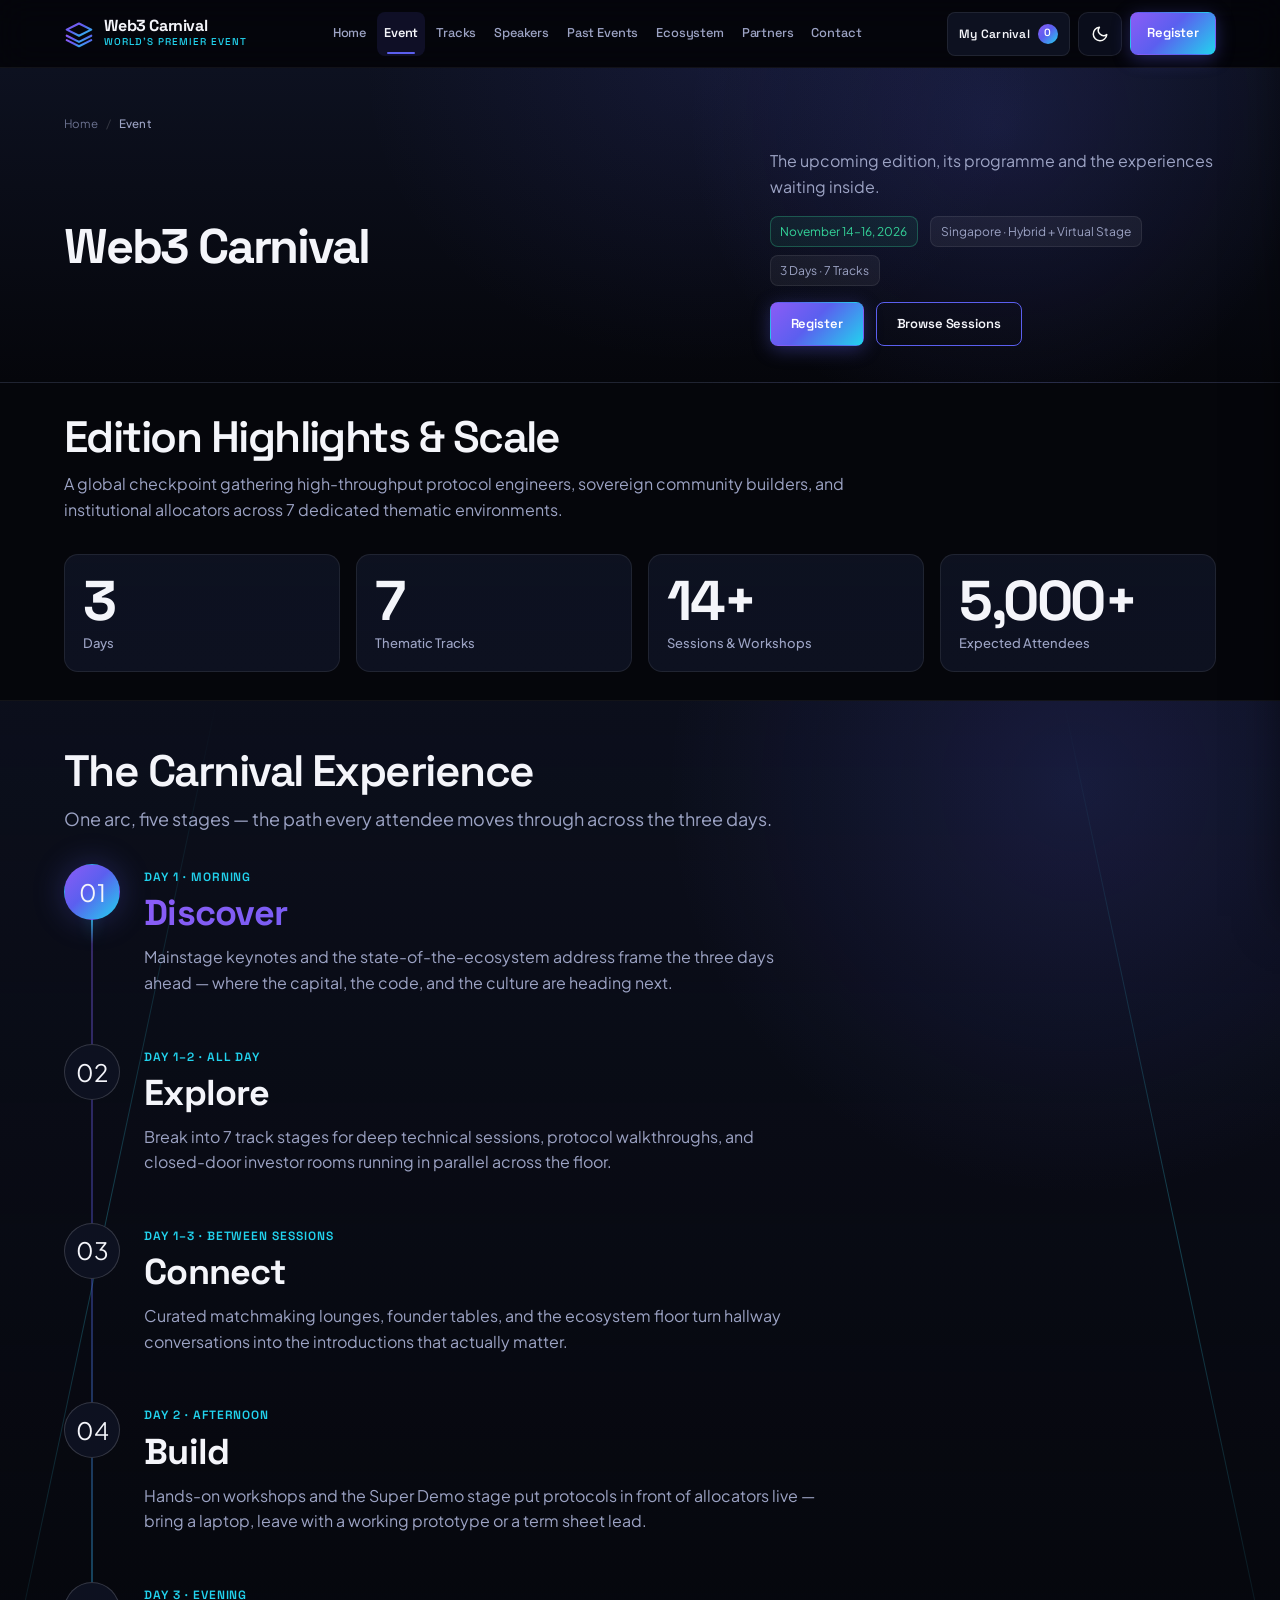
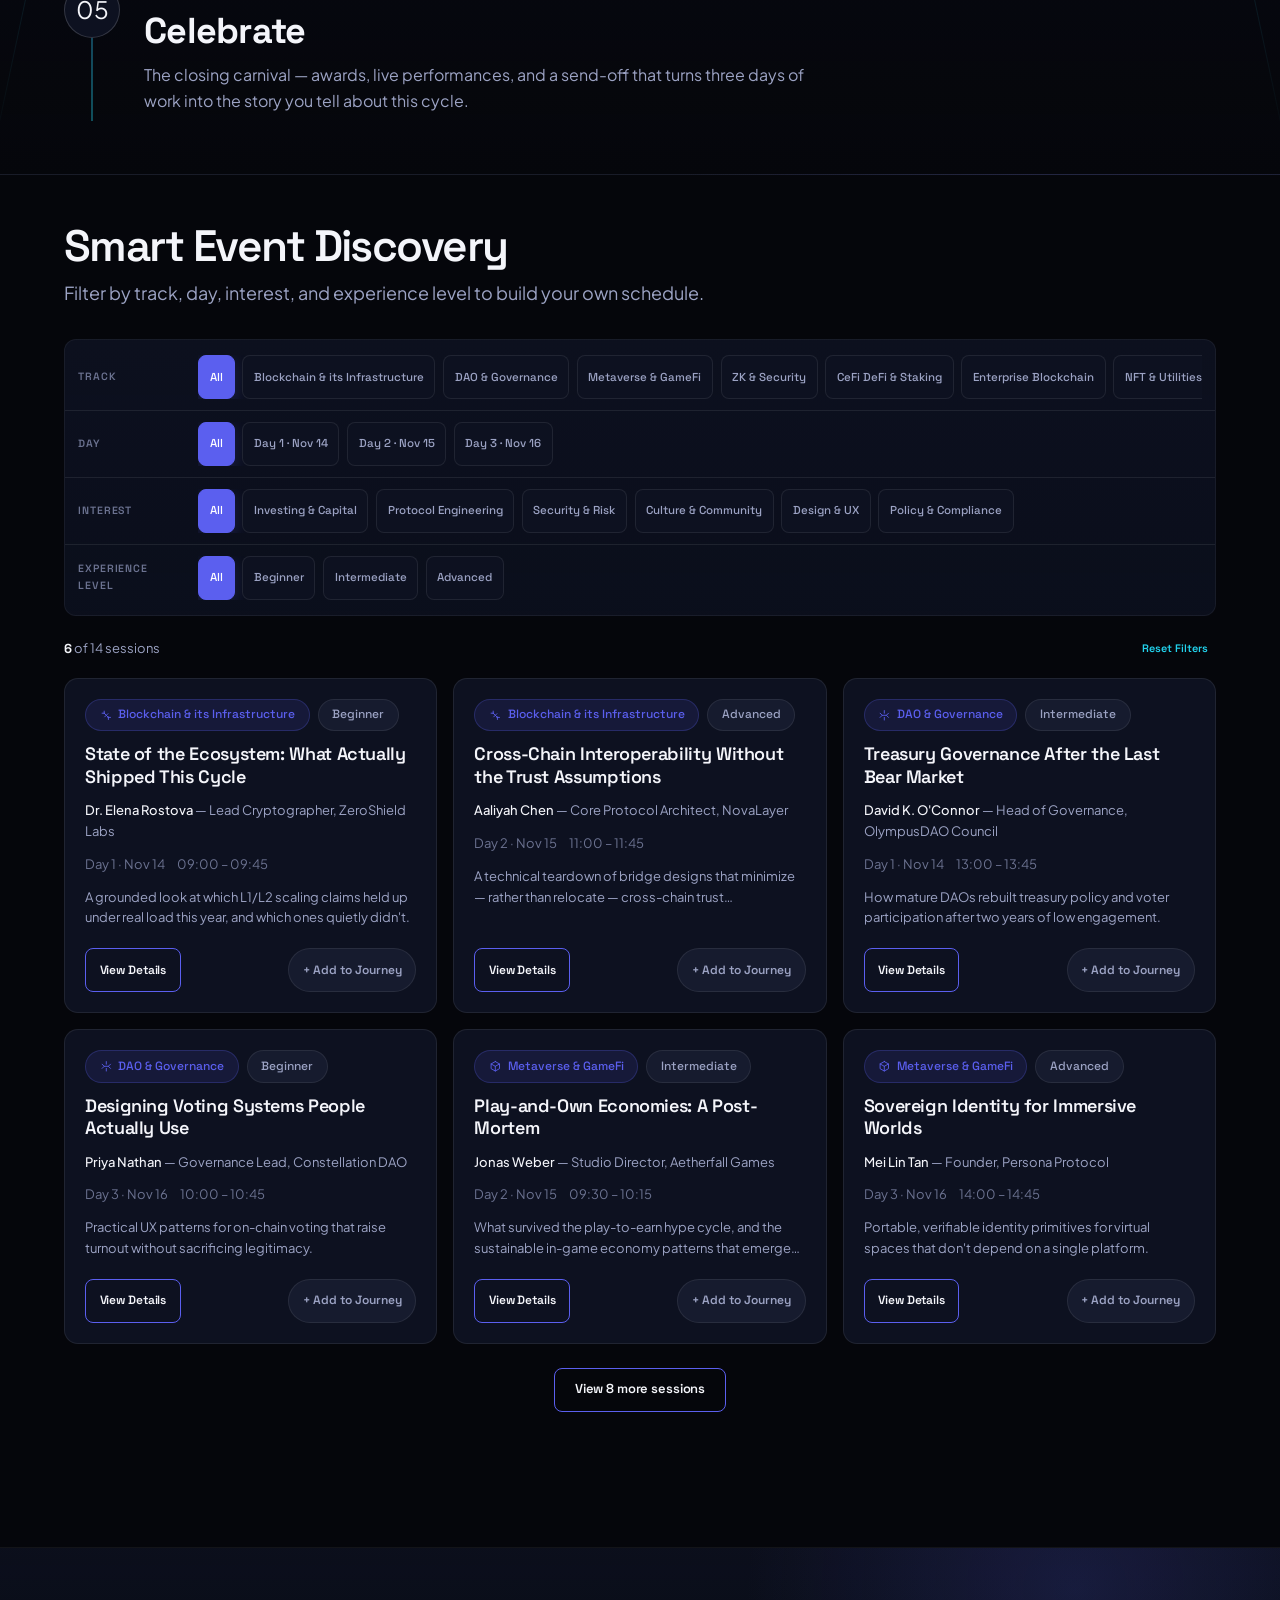
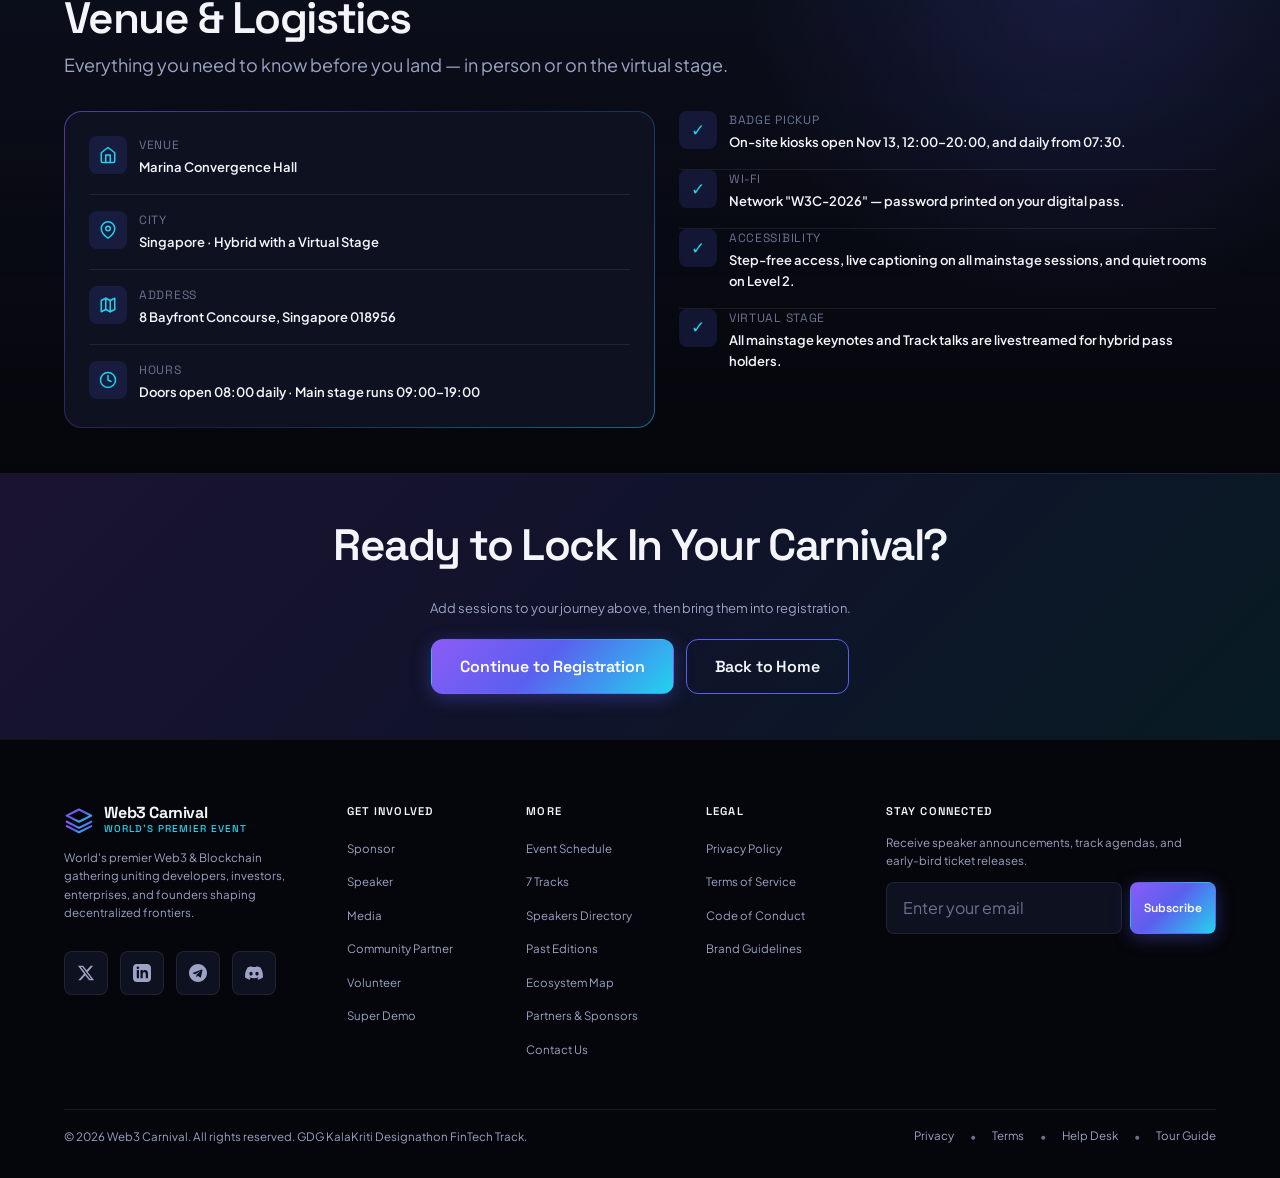
<file: event.html>
<!DOCTYPE html>
<html lang="en">
<head>
  <meta charset="UTF-8">
  <meta name="viewport" content="width=device-width, initial-scale=1.0">
  <title>Event &amp; Conference — Web3 Carnival</title>
  <meta name="description" content="Agenda, timeline, venue info, and smart event discovery for Web3 Carnival 2026.">
  <meta name="theme-color" content="#05060B">

  <link rel="icon" type="image/svg+xml" href="assets/favicon.svg">
  <link rel="preconnect" href="https://fonts.googleapis.com">
  <link rel="preconnect" href="https://fonts.gstatic.com" crossorigin>
  <link href="https://fonts.googleapis.com/css2?family=Plus+Jakarta+Sans:wght@400;500;600;700&family=Space+Grotesk:wght@500;600;700&display=swap" rel="stylesheet">

  <!-- Design System CSS -->
  <link rel="stylesheet" href="css/tokens.css">
  <link rel="stylesheet" href="css/base.css">
  <link rel="stylesheet" href="css/components.css">
  <link rel="stylesheet" href="css/pages.css">
  <link rel="stylesheet" href="css/responsive.css">
  <link rel="stylesheet" href="css/final-polish.css">
  <link rel="stylesheet" href="css/my-carnival.css">
</head>
<body>

  <a href="#main-content" class="skip-link">Skip to main content</a>

  <!-- Header rendered by navigation.js -->
  <header id="site-header" class="site-header"></header>

  <main id="main-content">

    <!-- ==================================================================
         1. PAGE INTRODUCTION
         Event name, date, location, positioning, Register CTA
         ================================================================== -->
    <section class="page-intro" aria-labelledby="page-title">
      <div class="container page-intro__container">
        <nav class="page-intro__breadcrumb" aria-label="Breadcrumb">
          <a href="index.html">Home</a>
          <span class="page-intro__breadcrumb-sep" aria-hidden="true">/</span>
          <span aria-current="page">Event</span>
        </nav>

        <div class="page-intro__content">
          <div class="page-intro__main">
            <h1 id="page-title" class="page-intro__title">Web3 Carnival</h1>
          </div>
          <div class="page-intro__support">
            <p class="page-intro__lead">The upcoming edition, its programme and the experiences waiting inside.</p>
            <div class="page-intro__meta">
              <span class="page-intro__meta-tag page-intro__meta-tag--live">November 14–16, 2026</span>
              <span class="page-intro__meta-tag">Singapore · Hybrid + Virtual Stage</span>
              <span class="page-intro__meta-tag">3 Days · 7 Tracks</span>
            </div>
            <div class="page-intro__actions">
              <a href="register.html" class="btn btn-primary btn-md">Register</a>
              <a href="#discovery" class="btn btn-secondary btn-md">Browse Sessions</a>
            </div>
          </div>
        </div>
      </div>
    </section>

    <!-- ==================================================================
         2. EVENT OVERVIEW
         ================================================================== -->
    <section class="section section-compact reveal" aria-labelledby="overview-heading">
      <div class="container">
        <div class="section-header">
          <h2 id="overview-heading" class="section-title">Edition Highlights &amp; Scale</h2>
          <p class="overview-lead">A global checkpoint gathering high-throughput protocol engineers, sovereign community builders, and institutional allocators across 7 dedicated thematic environments.</p>
        </div>

        <div class="stats-grid stats-grid--event">
          <div class="stat-block">
            <span class="stat-numeral" data-counter-target="3" data-counter-suffix="">3</span>
            <span class="stat-label">Days</span>
          </div>
          <div class="stat-block">
            <span class="stat-numeral" data-counter-target="7" data-counter-suffix="">7</span>
            <span class="stat-label">Thematic Tracks</span>
          </div>
          <div class="stat-block">
            <span class="stat-numeral" data-counter-target="14" data-counter-suffix="+">14+</span>
            <span class="stat-label">Sessions &amp; Workshops</span>
          </div>
          <div class="stat-block">
            <span class="stat-numeral" data-counter-target="5000" data-counter-suffix="+">5,000+</span>
            <span class="stat-label">Expected Attendees</span>
          </div>
        </div>
      </div>
    </section>

    <!-- ==================================================================
         3. EVENT EXPERIENCE TIMELINE
         Discover → Explore → Connect → Build → Celebrate
         ================================================================== -->
    <section class="section section-surface carnival-experience-section reveal" aria-labelledby="timeline-heading">
      <div class="container">
        <div class="section-header">
          <h2 id="timeline-heading" class="section-title">The Carnival Experience</h2>
          <p class="section-desc">One arc, five stages — the path every attendee moves through across the three days.</p>
        </div>

        <div class="experience-timeline" data-timeline>
          <!-- Rendered from WEB3_CARNIVAL_DATA.eventTimeline by js/filters.js -->
        </div>
      </div>
    </section>

    <!-- ==================================================================
         4 & 5. SMART EVENT DISCOVERY + SESSION CARDS
         ================================================================== -->
    <section class="section reveal" id="discovery" aria-labelledby="discovery-heading" data-discovery-root>
      <div class="container">
        <div class="section-header">
          <h2 id="discovery-heading" class="section-title">Smart Event Discovery</h2>
          <p class="section-desc">Filter by track, day, interest, and experience level to build your own schedule.</p>
        </div>

        <div class="discovery-panel">
          <div class="discovery-filter-group">
            <span class="discovery-filter-label" id="filter-track-label">Track</span>
            <div class="filter-bar" data-filter-group="track" aria-labelledby="filter-track-label"></div>
          </div>
          <div class="discovery-filter-group">
            <span class="discovery-filter-label" id="filter-day-label">Day</span>
            <div class="filter-bar" data-filter-group="day" aria-labelledby="filter-day-label"></div>
          </div>
          <div class="discovery-filter-group">
            <span class="discovery-filter-label" id="filter-interest-label">Interest</span>
            <div class="filter-bar" data-filter-group="interest" aria-labelledby="filter-interest-label"></div>
          </div>
          <div class="discovery-filter-group">
            <span class="discovery-filter-label" id="filter-level-label">Experience Level</span>
            <div class="filter-bar" data-filter-group="level" aria-labelledby="filter-level-label"></div>
          </div>
        </div>

        <div class="discovery-results-row">
          <p class="discovery-results-count" data-results-count aria-live="polite">Showing all sessions</p>
          <button type="button" class="discovery-reset-btn" data-discovery-reset>Reset Filters</button>
        </div>

        <div class="sessions-grid" data-sessions-grid aria-live="polite">
          <!-- Rendered from WEB3_CARNIVAL_DATA.sessions by js/filters.js -->
        </div>

        <div class="discovery-empty-state" data-empty-state hidden>
          <p>No sessions match those filters yet. Try resetting or choosing a different combination.</p>
        </div>
      </div>
    </section>

    <!-- ==================================================================
         7. PERSONAL EVENT JOURNEY
         ================================================================== -->
    <section class="section reveal" aria-labelledby="journey-heading">
      <div class="container">
        <div class="journey-panel" data-journey-panel hidden>
          <div class="journey-header-row">
            <div class="journey-header-title">
              <h2 id="journey-heading" class="journey-heading">My Journey</h2>
              <span class="pill pill-accent journey-count-badge" aria-hidden="true"><span data-journey-count>0</span> Saved</span>
            </div>
            <a class="btn btn-secondary btn-sm" href="my-carnival.html">Open My Carnival</a>
          </div>

          <p class="journey-empty" data-journey-empty>You haven't added any sessions yet — browse the discovery panel above and tap "Add to Journey" on anything that looks good.</p>
          <ul class="journey-list" data-journey-list hidden aria-label="Your saved sessions"></ul>
        </div>
      </div>
    </section>

    <!-- ==================================================================
         8. VENUE / EVENT INFO
         ================================================================== -->
    <section class="section section-surface reveal" aria-labelledby="venue-heading">
      <div class="container">
        <div class="section-header">
          <h2 id="venue-heading" class="section-title">Venue &amp; Logistics</h2>
          <p class="section-desc">Everything you need to know before you land — in person or on the virtual stage.</p>
        </div>

        <div class="venue-grid">
          <div class="event-snapshot-facts">
            <div class="event-fact-row">
              <div class="event-fact-icon" aria-hidden="true">
                <svg width="18" height="18" viewBox="0 0 24 24" fill="none" stroke="currentColor" stroke-width="2" stroke-linecap="round" stroke-linejoin="round"><path d="M3 9l9-7 9 7v11a2 2 0 0 1-2 2H5a2 2 0 0 1-2-2z"/><polyline points="9 22 9 12 15 12 15 22"/></svg>
              </div>
              <div>
                <div class="event-fact-label">Venue</div>
                <div class="event-fact-value" data-venue-name>Marina Convergence Hall</div>
              </div>
            </div>
            <div class="event-fact-row">
              <div class="event-fact-icon" aria-hidden="true">
                <svg width="18" height="18" viewBox="0 0 24 24" fill="none" stroke="currentColor" stroke-width="2" stroke-linecap="round" stroke-linejoin="round"><path d="M21 10c0 7-9 13-9 13s-9-6-9-13a9 9 0 0 1 18 0z"/><circle cx="12" cy="10" r="3"/></svg>
              </div>
              <div>
                <div class="event-fact-label">City</div>
                <div class="event-fact-value" data-venue-city>Singapore · Hybrid with a Virtual Stage</div>
              </div>
            </div>
            <div class="event-fact-row">
              <div class="event-fact-icon" aria-hidden="true">
                <svg width="18" height="18" viewBox="0 0 24 24" fill="none" stroke="currentColor" stroke-width="2" stroke-linecap="round" stroke-linejoin="round"><polygon points="3 6 9 3 15 6 21 3 21 18 15 21 9 18 3 21"/><line x1="9" y1="3" x2="9" y2="18"/><line x1="15" y1="6" x2="15" y2="21"/></svg>
              </div>
              <div>
                <div class="event-fact-label">Address</div>
                <div class="event-fact-value" data-venue-address>8 Bayfront Concourse, Singapore 018956</div>
              </div>
            </div>
            <div class="event-fact-row">
              <div class="event-fact-icon" aria-hidden="true">
                <svg width="18" height="18" viewBox="0 0 24 24" fill="none" stroke="currentColor" stroke-width="2" stroke-linecap="round" stroke-linejoin="round"><circle cx="12" cy="12" r="10"/><polyline points="12 6 12 12 16 14"/></svg>
              </div>
              <div>
                <div class="event-fact-label">Hours</div>
                <div class="event-fact-value" data-venue-hours>Doors open 08:00 daily · Main stage runs 09:00–19:00</div>
              </div>
            </div>
          </div>

          <div class="venue-logistics-list" data-venue-logistics>
            <!-- Rendered from WEB3_CARNIVAL_DATA.venue by js/filters.js -->
          </div>
        </div>
      </div>
    </section>

    <!-- ==================================================================
         9. REGISTER CTA
         ================================================================== -->
    <section class="section final-cta-section reveal" aria-labelledby="register-cta-heading">
      <div class="container final-cta-inner">
        <h2 id="register-cta-heading" class="section-title">Ready to Lock In Your Carnival?</h2>
        <p class="register-journey-note" data-register-note aria-live="polite">Add sessions to your journey above, then bring them into registration.</p>
        <div class="final-cta-actions">
          <a href="register.html" class="btn btn-primary btn-lg">Continue to Registration</a>
          <a href="index.html" class="btn btn-secondary btn-lg">Back to Home</a>
        </div>
      </div>
    </section>

    <!-- ==================================================================
         6. SESSION INTERACTION — Accessible Detail Modal
         ================================================================== -->
    <div class="modal-overlay" data-session-modal aria-hidden="true">
      <div class="modal-dialog" role="dialog" aria-modal="true" aria-labelledby="session-modal-title" aria-describedby="session-modal-desc">
        <!-- Rendered dynamically by js/filters.js when a session is opened -->
        <h2 id="session-modal-title" class="sr-only"></h2>
        <p id="session-modal-desc" class="sr-only"></p>
      </div>
    </div>

  </main>

  <!-- Footer rendered by navigation.js -->
  <footer id="site-footer" class="site-footer"></footer>

  <script src="js/data.js"></script>
  <script src="js/theme.js"></script>
  <script src="js/navigation.js"></script>
  <script src="js/main.js"></script>
  <script src="js/my-carnival-core.js"></script>
  <script src="js/my-carnival.js"></script>
  <script src="js/filters.js"></script>
</body>
</html>
</file>
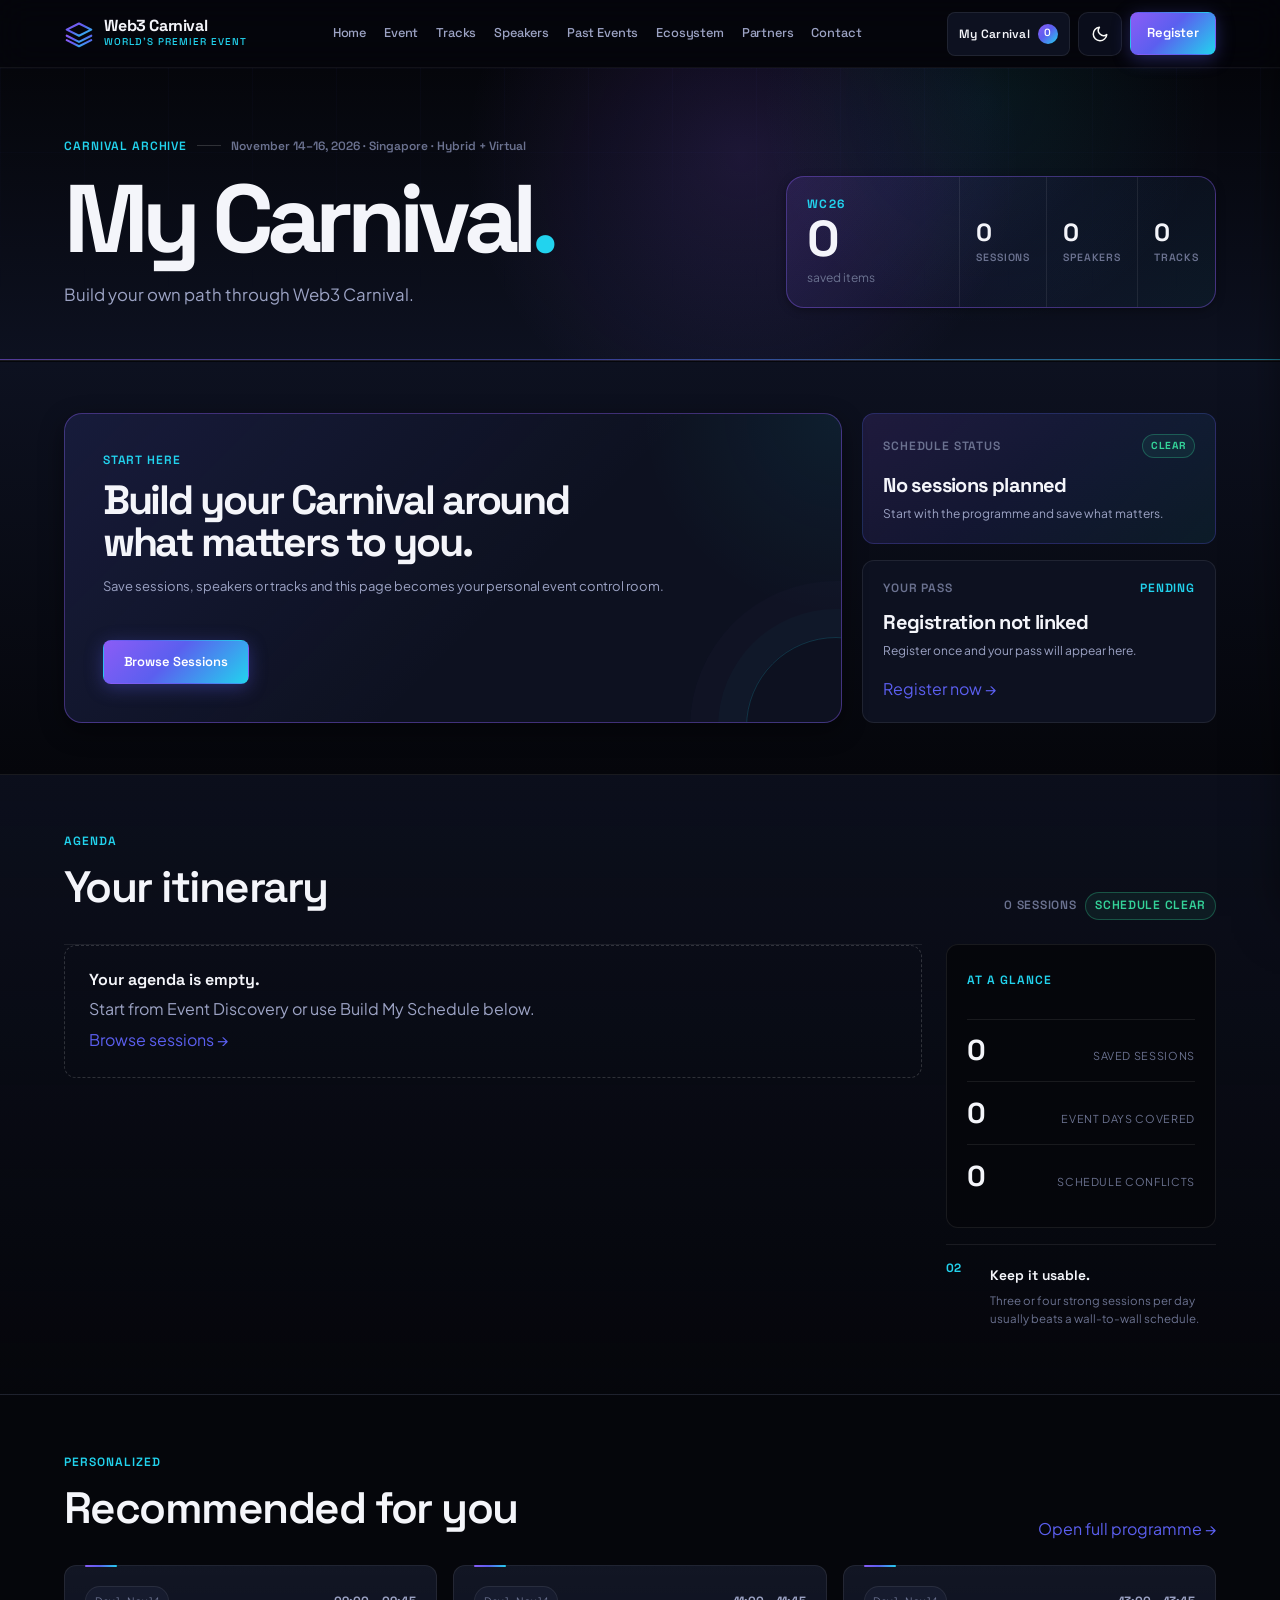
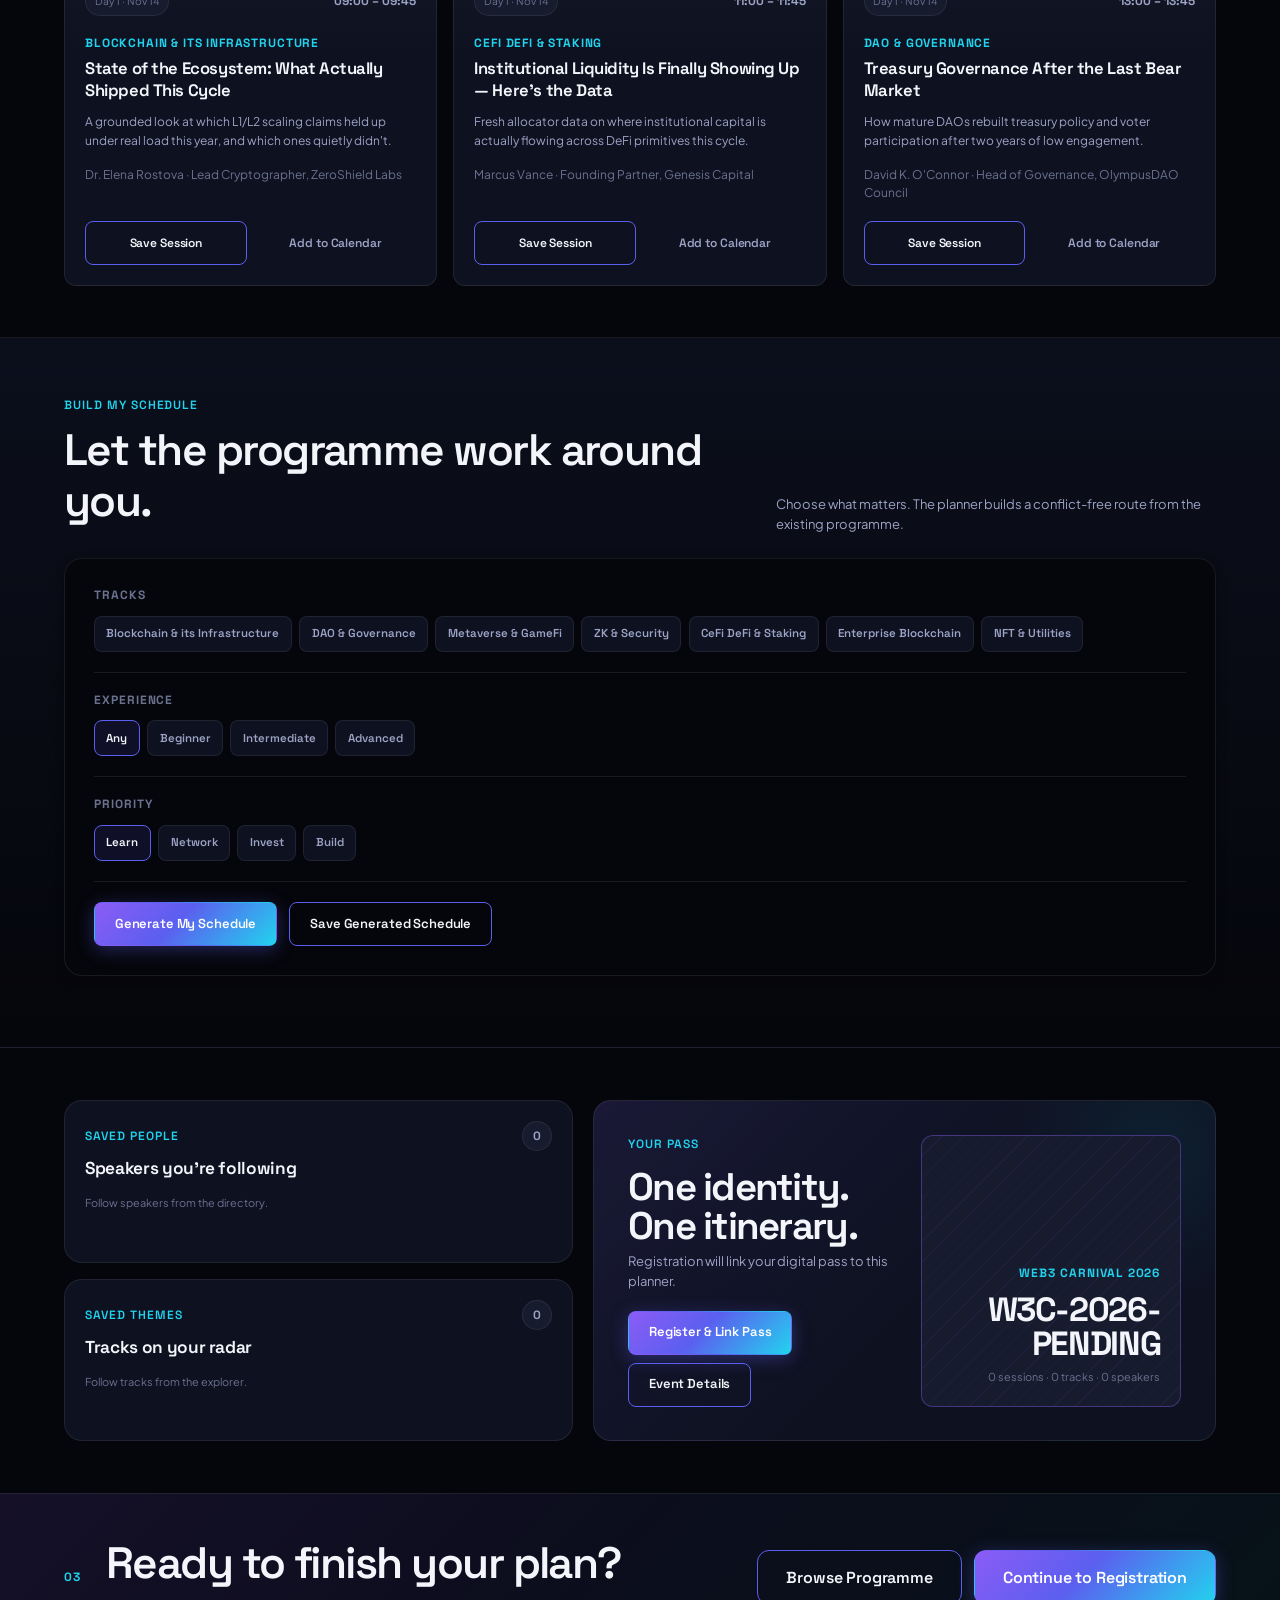
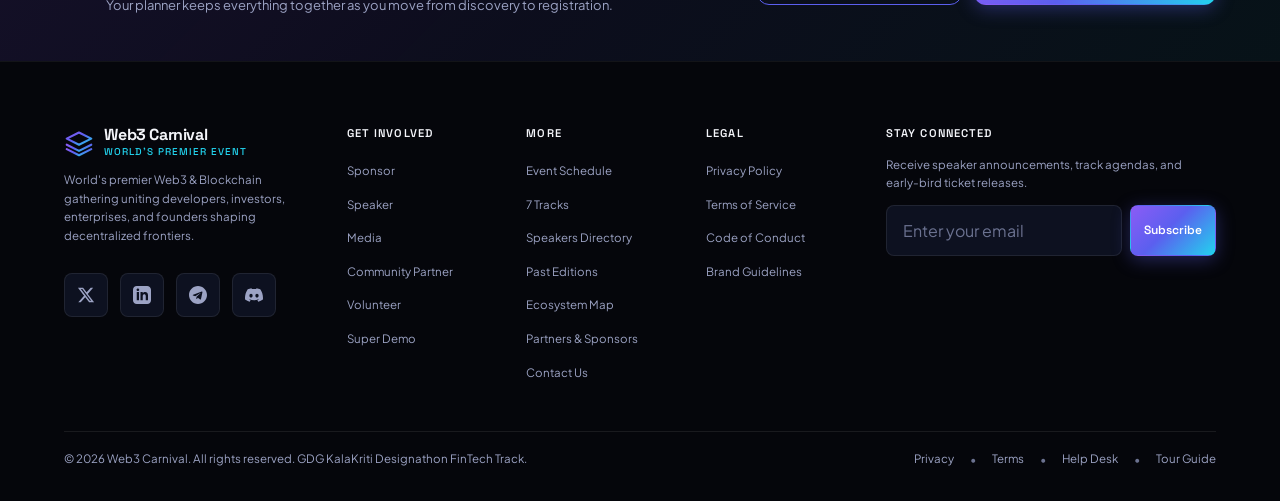
<file: my-carnival.html>
<!DOCTYPE html>
<html lang="en">
<head>
  <meta charset="UTF-8">
  <meta name="viewport" content="width=device-width, initial-scale=1.0">
  <title>My Carnival — Web3 Carnival</title>
  <meta name="description" content="Your personal Web3 Carnival planner: schedule sessions, follow speakers, track themes, and manage your event pass.">
  <meta name="theme-color" content="#05060B">
  <link rel="icon" type="image/svg+xml" href="assets/favicon.svg">
  <link rel="preconnect" href="https://fonts.googleapis.com">
  <link rel="preconnect" href="https://fonts.gstatic.com" crossorigin>
  <link href="https://fonts.googleapis.com/css2?family=Plus+Jakarta+Sans:wght@400;500;600;700&family=Space+Grotesk:wght@500;600;700&display=swap" rel="stylesheet">
  <link rel="stylesheet" href="css/tokens.css">
  <link rel="stylesheet" href="css/base.css">
  <link rel="stylesheet" href="css/components.css">
  <link rel="stylesheet" href="css/pages.css">
  <link rel="stylesheet" href="css/responsive.css">
  <link rel="stylesheet" href="css/final-polish.css">
  <link rel="stylesheet" href="css/my-carnival.css">
</head>
<body>
  <a href="#main-content" class="skip-link">Skip to main content</a>
  <header id="site-header" class="site-header"></header>

  <main id="main-content" class="my-carnival-main" data-my-carnival-page></main>

  <footer id="site-footer" class="site-footer"></footer>

  <script src="js/data.js"></script>
  <script src="js/theme.js"></script>
  <script src="js/navigation.js"></script>
  <script src="js/main.js"></script>
  <script src="js/my-carnival-core.js"></script>
  <script src="js/my-carnival.js"></script>
</body>
</html>
</file>
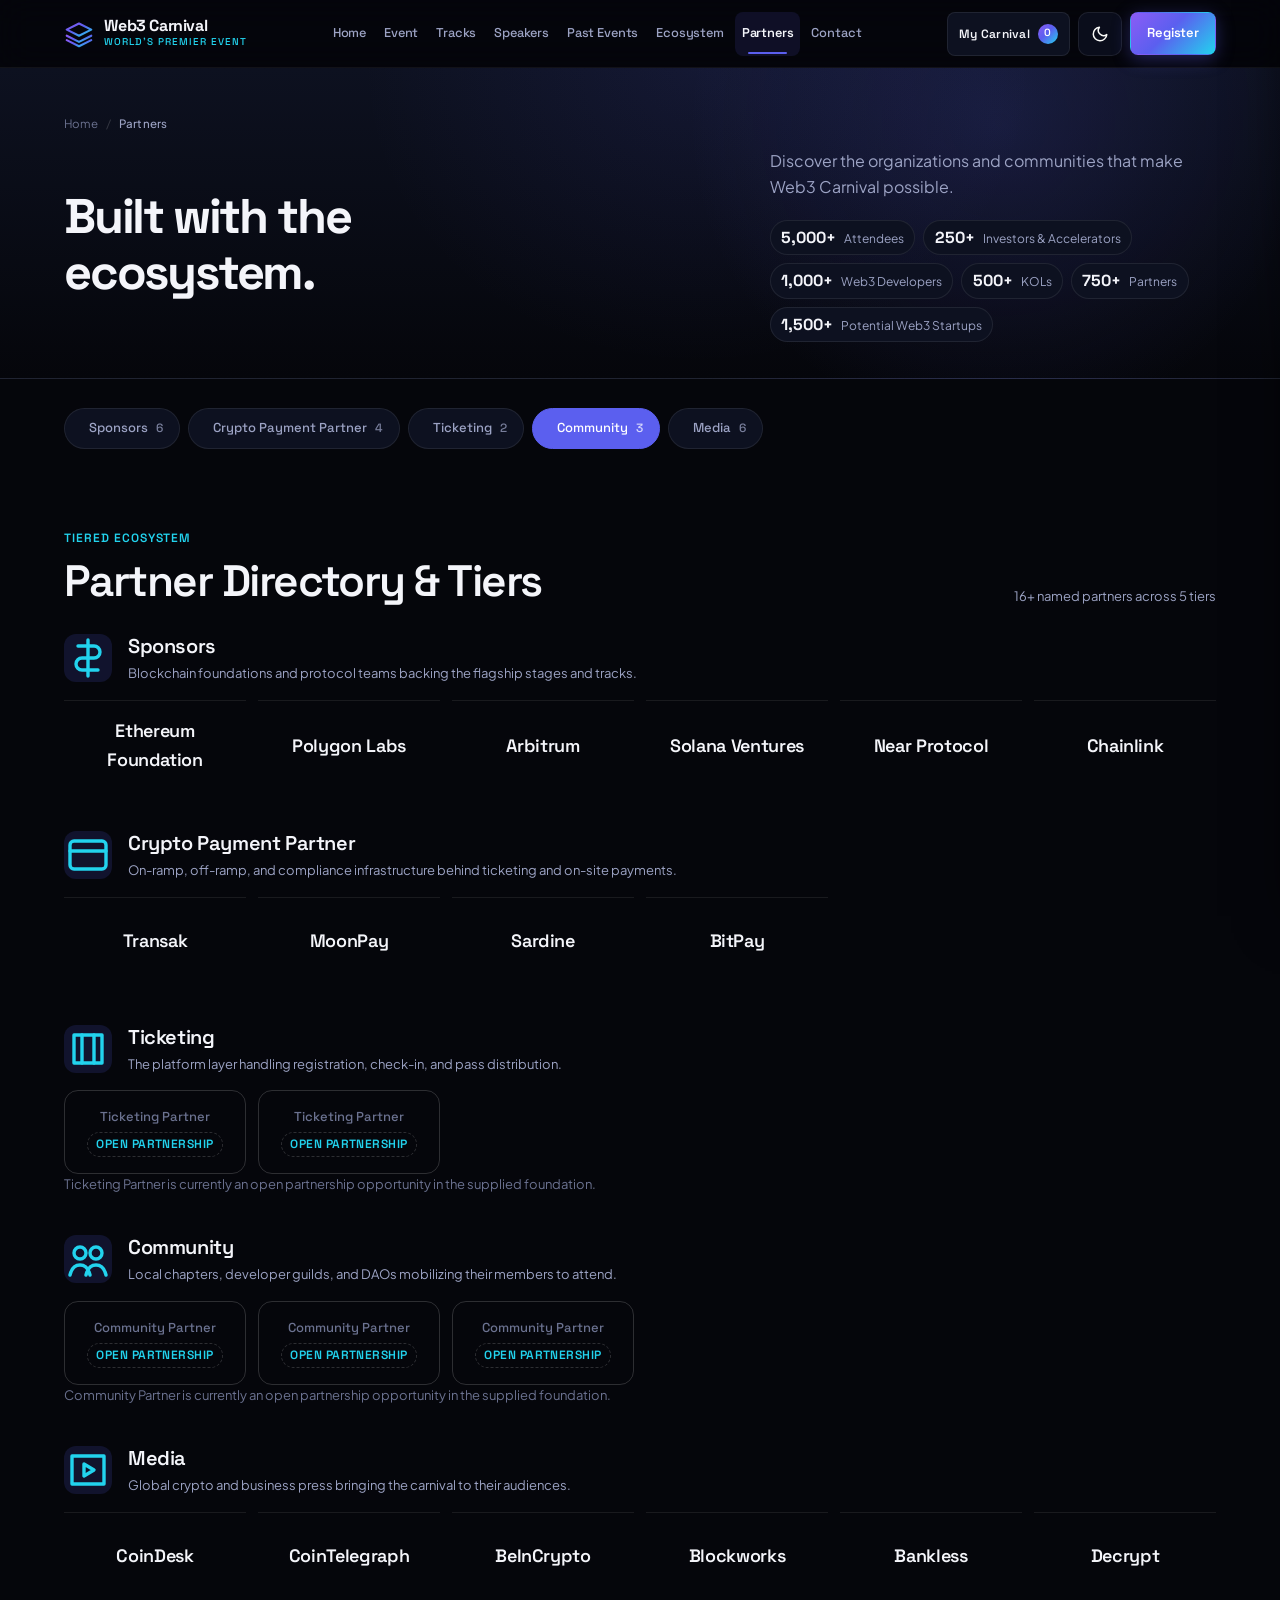
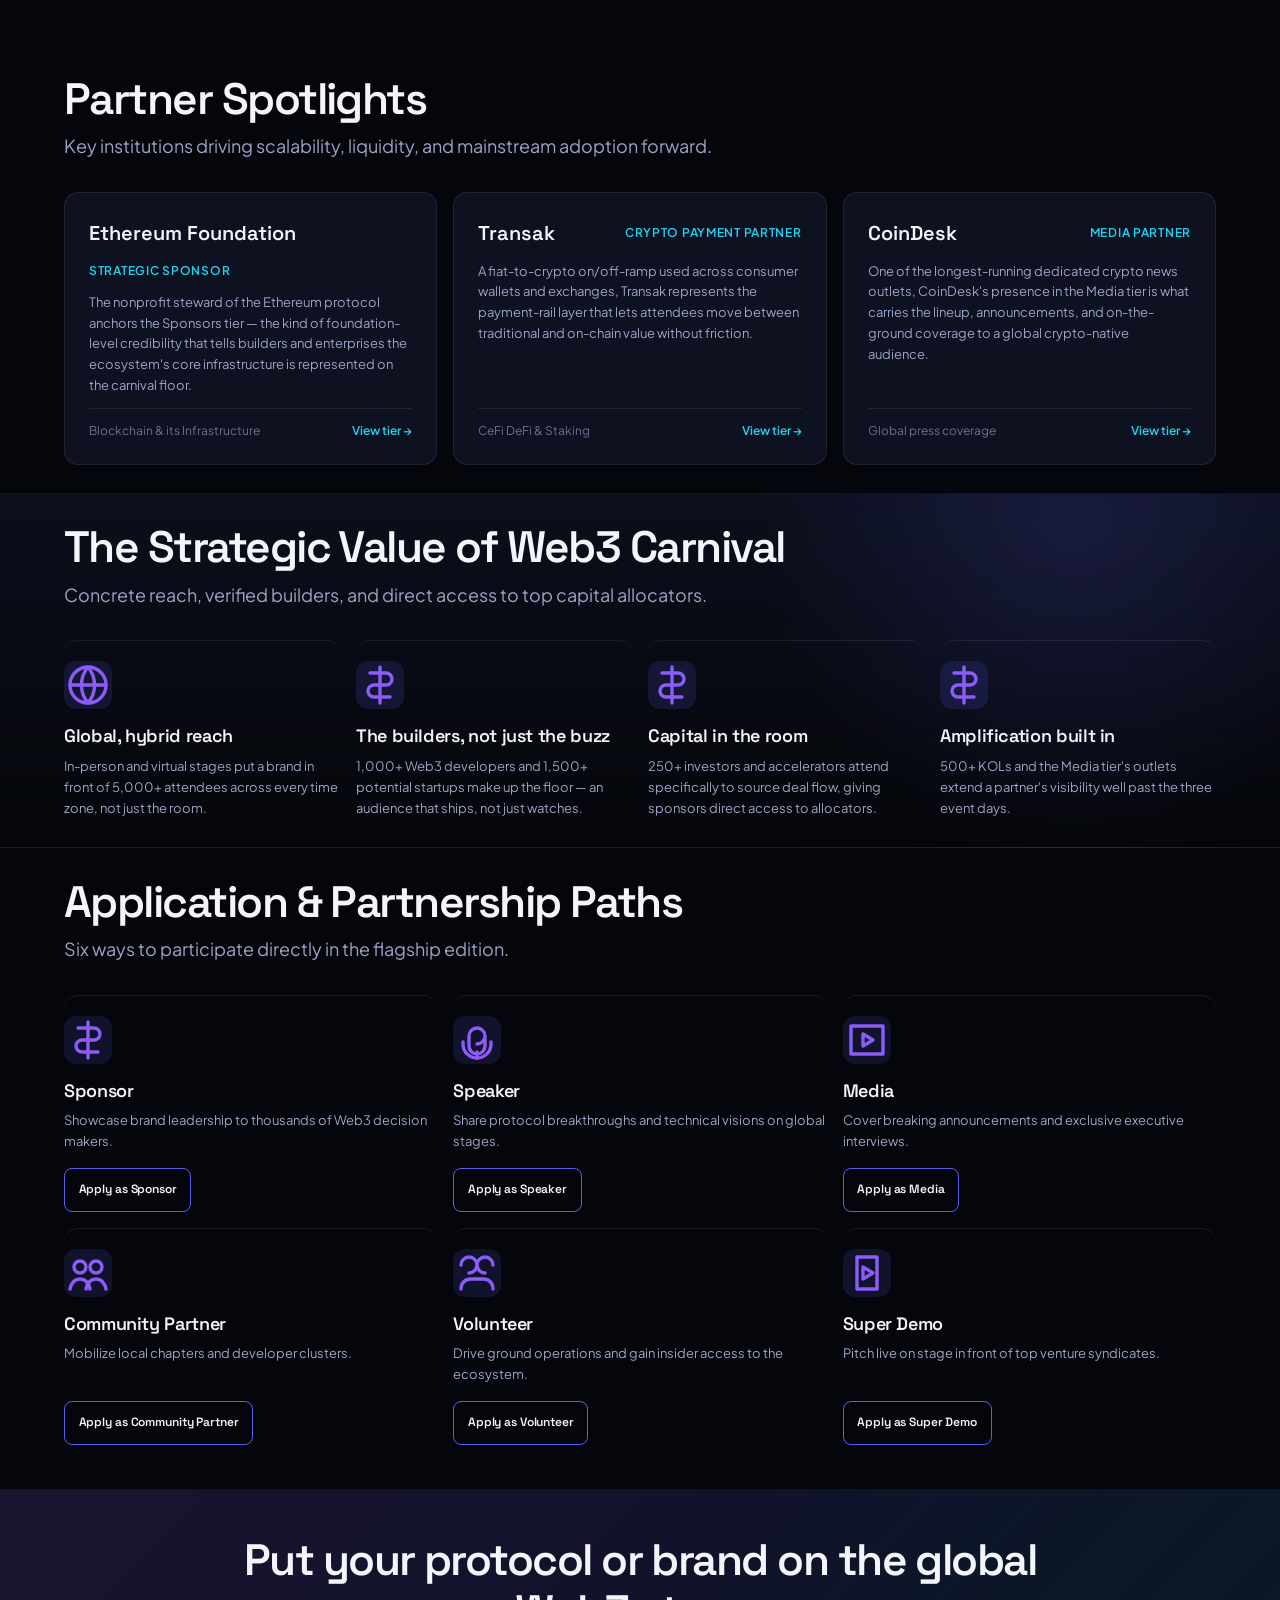
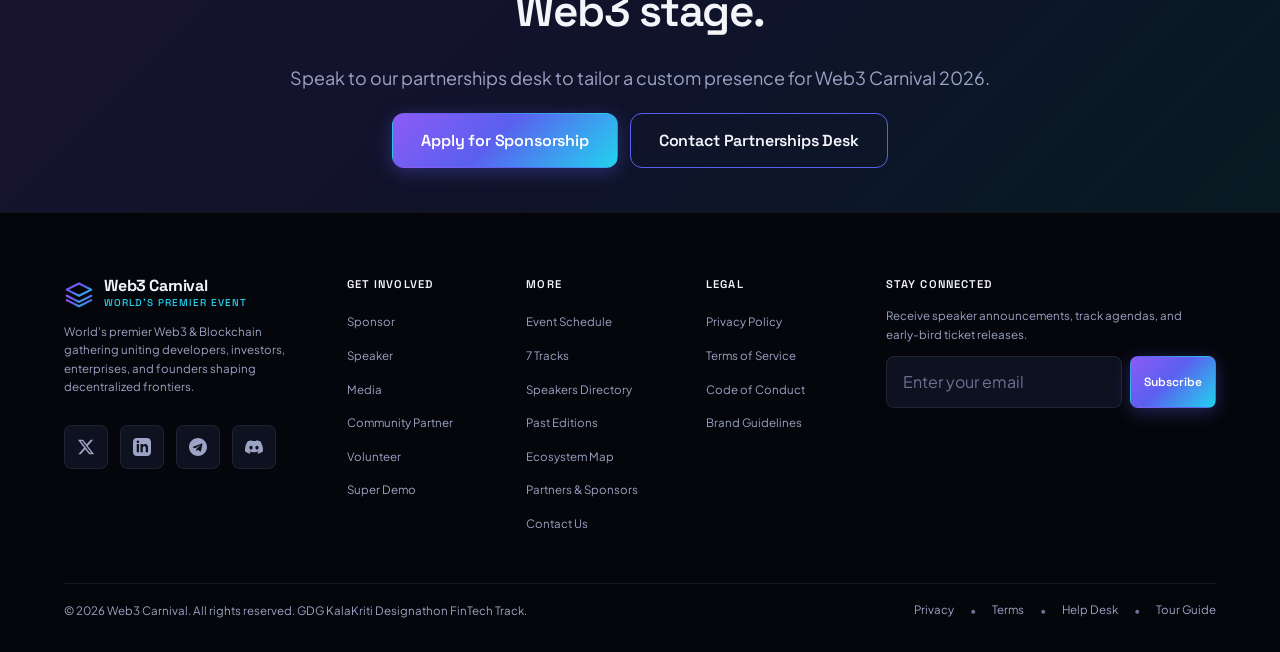
<file: partners.html>
<!DOCTYPE html>
<html lang="en">
<head>
  <meta charset="UTF-8">
  <meta name="viewport" content="width=device-width, initial-scale=1.0">
  <title>Sponsors &amp; Strategic Partners — Web3 Carnival</title>
  <meta name="description" content="Global protocols, venture firms, crypto payment providers, and media allies supporting Web3 Carnival 2026.">
  <meta name="theme-color" content="#05060B">

  <link rel="icon" type="image/svg+xml" href="assets/favicon.svg">
  <link rel="preconnect" href="https://fonts.googleapis.com">
  <link rel="preconnect" href="https://fonts.gstatic.com" crossorigin>
  <link href="https://fonts.googleapis.com/css2?family=Plus+Jakarta+Sans:wght@400;500;600;700&family=Space+Grotesk:wght@500;600;700&display=swap" rel="stylesheet">

  <!-- Design System CSS in Order -->
  <link rel="stylesheet" href="css/tokens.css">
  <link rel="stylesheet" href="css/base.css">
  <link rel="stylesheet" href="css/components.css">
  <link rel="stylesheet" href="css/pages.css">
  <link rel="stylesheet" href="css/responsive.css">
  <link rel="stylesheet" href="css/final-polish.css">
  <link rel="stylesheet" href="css/my-carnival.css">
</head>
<body>

  <a href="#main-content" class="skip-link">Skip to main content</a>

  <!-- Header rendered by navigation.js -->
  <header id="site-header" class="site-header"></header>

  <main id="main-content" data-partners-page>
    <!-- 1. Header & Hero Trust Stats -->
    <section class="page-intro" aria-labelledby="page-title">
      <div class="container page-intro__container">
        <nav class="page-intro__breadcrumb" aria-label="Breadcrumb">
          <a href="index.html">Home</a>
          <span class="page-intro__breadcrumb-sep" aria-hidden="true">/</span>
          <span aria-current="page">Partners</span>
        </nav>
        <div class="page-intro__content">
          <div class="page-intro__main">
            <h1 id="page-title" class="page-intro__title">Built with the ecosystem.</h1>
          </div>
          <div class="page-intro__support">
            <p class="page-intro__lead">Discover the organizations and communities that make Web3 Carnival possible.</p>
            <div class="speakers-hero-stats" data-partners-hero-stats aria-label="Partner reach statistics"></div>
          </div>
        </div>
      </div>
    </section>

    <!-- 2. Category Nav (Pills with Counts & Scrollspy) -->
    <nav class="section section-compact partner-nav-section" aria-label="Partner Tiers Navigation">
      <div class="container">
        <div class="partner-category-nav" data-partner-category-nav></div>
      </div>
    </nav>

    <!-- 3. Tiered Logo Wall -->
    <section class="section partner-wall-section reveal" aria-labelledby="wall-heading">
      <div class="container">
        <div class="explorer-section-heading">
          <div>
            <p class="section-kicker">Tiered Ecosystem</p>
            <h2 id="wall-heading" class="section-title">Partner Directory &amp; Tiers</h2>
          </div>
          <p class="explorer-results-note" data-partner-count aria-live="polite"></p>
        </div>
        <div data-partner-wall></div>
      </div>
    </section>

    <!-- 4. Selected Partner Spotlights -->
    <section class="section section-compact reveal" aria-labelledby="spotlights-heading">
      <div class="container">
        <div class="section-header">
          <h2 id="spotlights-heading" class="section-title">Partner Spotlights</h2>
          <p class="section-desc">Key institutions driving scalability, liquidity, and mainstream adoption forward.</p>
        </div>
        <div class="partner-spotlight-grid" data-partner-spotlights></div>
      </div>
    </section>

    <!-- 5. Value Proposition -->
    <section class="section section-compact section-surface reveal" aria-labelledby="value-heading">
      <div class="container">
        <div class="section-header">
          <h2 id="value-heading" class="section-title">The Strategic Value of Web3 Carnival</h2>
          <p class="section-desc">Concrete reach, verified builders, and direct access to top capital allocators.</p>
        </div>
        <div class="value-prop-grid" data-partner-value-props></div>
      </div>
    </section>

    <!-- 6. Get Involved Paths -->
    <section class="section section-compact reveal" aria-labelledby="involve-heading">
      <div class="container">
        <div class="section-header">
          <h2 id="involve-heading" class="section-title">Application &amp; Partnership Paths</h2>
          <p class="section-desc">Six ways to participate directly in the flagship edition.</p>
        </div>
        <div class="involve-grid" data-involve-grid></div>
      </div>
    </section>

    <!-- 7. Final CTA -->
    <section class="section final-cta-section partner-final-cta reveal" aria-labelledby="partner-cta-heading">
      <div class="container">
        <div class="final-cta-inner">
          <h2 id="partner-cta-heading" class="section-title">Put your protocol or brand on the global Web3 stage.</h2>
          <p class="section-desc">Speak to our partnerships desk to tailor a custom presence for Web3 Carnival 2026.</p>
          <div class="final-cta-actions">
            <a href="register.html?type=sponsor" class="btn btn-primary btn-lg">Apply for Sponsorship</a>
            <a href="contact.html" class="btn btn-secondary btn-lg">Contact Partnerships Desk</a>
          </div>
        </div>
      </div>
    </section>
  </main>

  <!-- Footer rendered by navigation.js -->
  <footer id="site-footer" class="site-footer"></footer>

  <script src="js/data.js"></script>
  <script src="js/theme.js"></script>
  <script src="js/navigation.js"></script>
  <script src="js/partners.js"></script>
  <script src="js/main.js"></script>
  <script src="js/my-carnival-core.js"></script>
  <script src="js/my-carnival.js"></script>
</body>
</html>
</file>
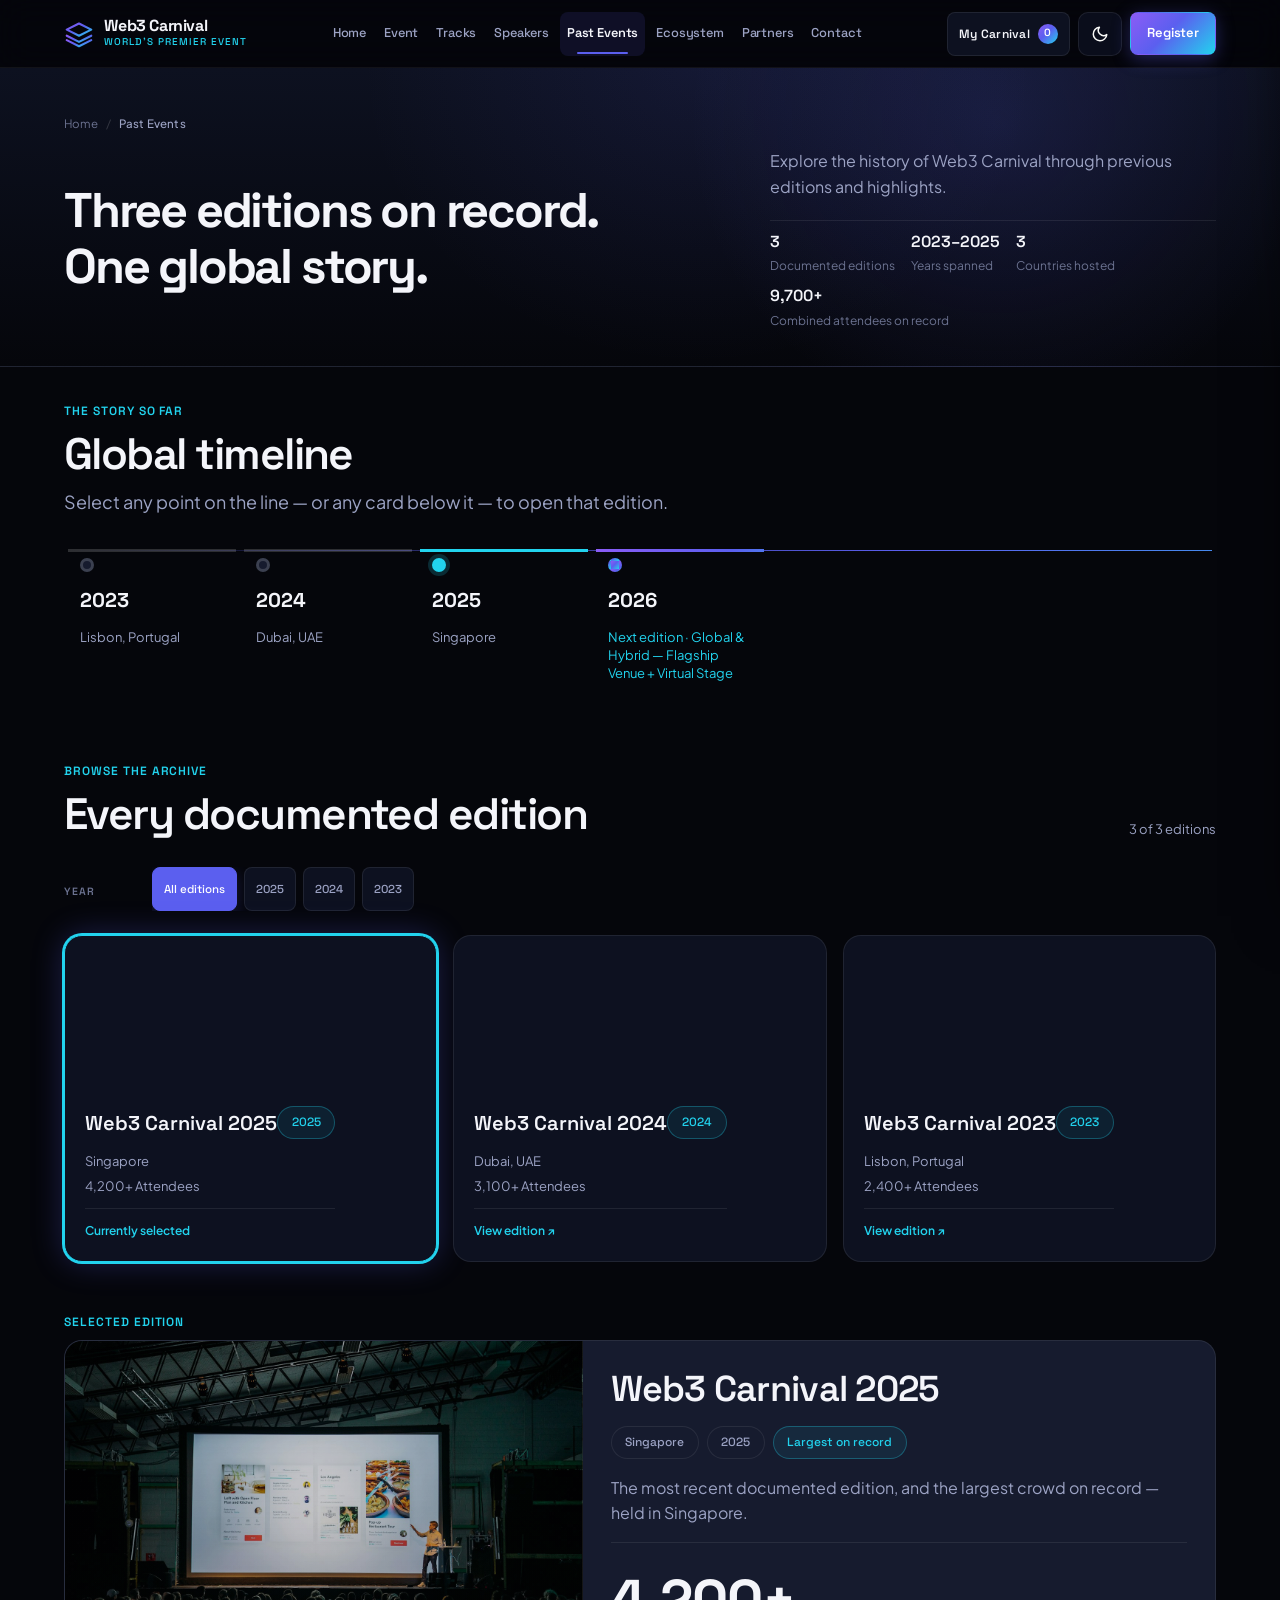
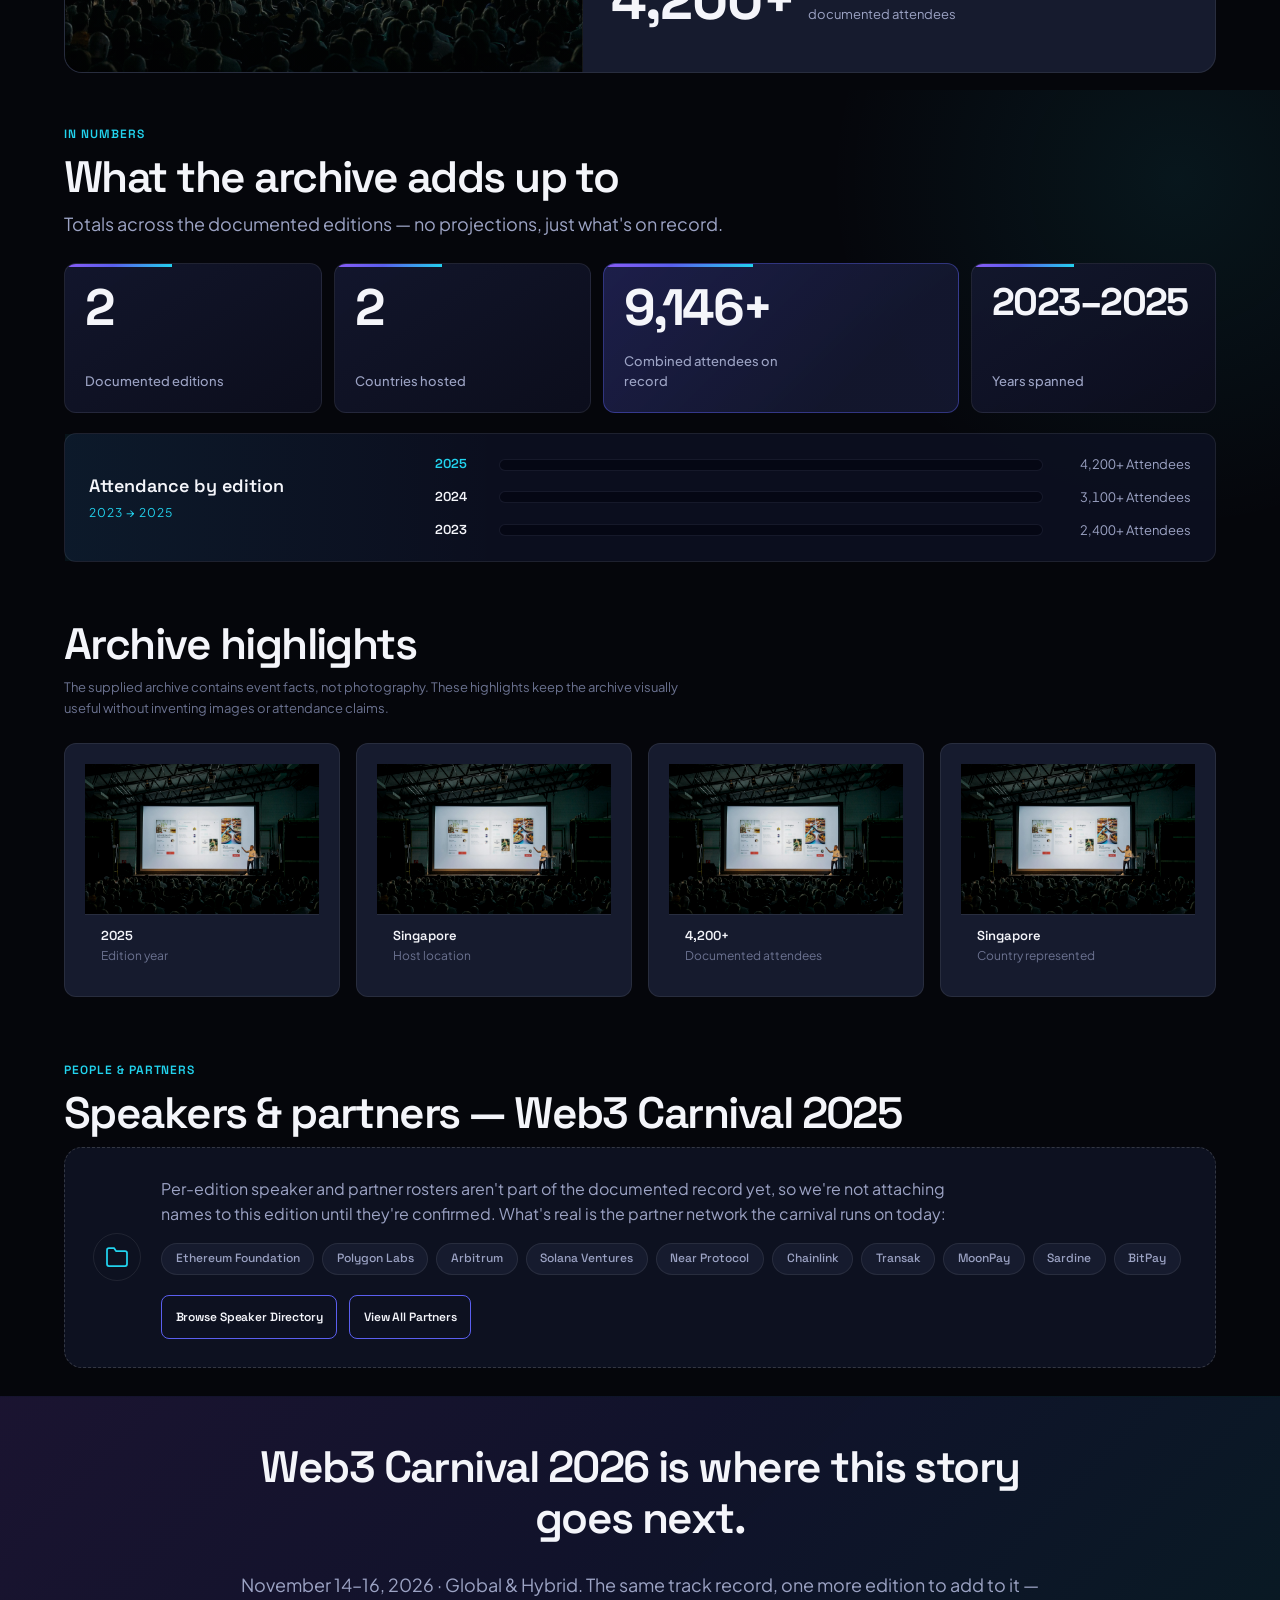
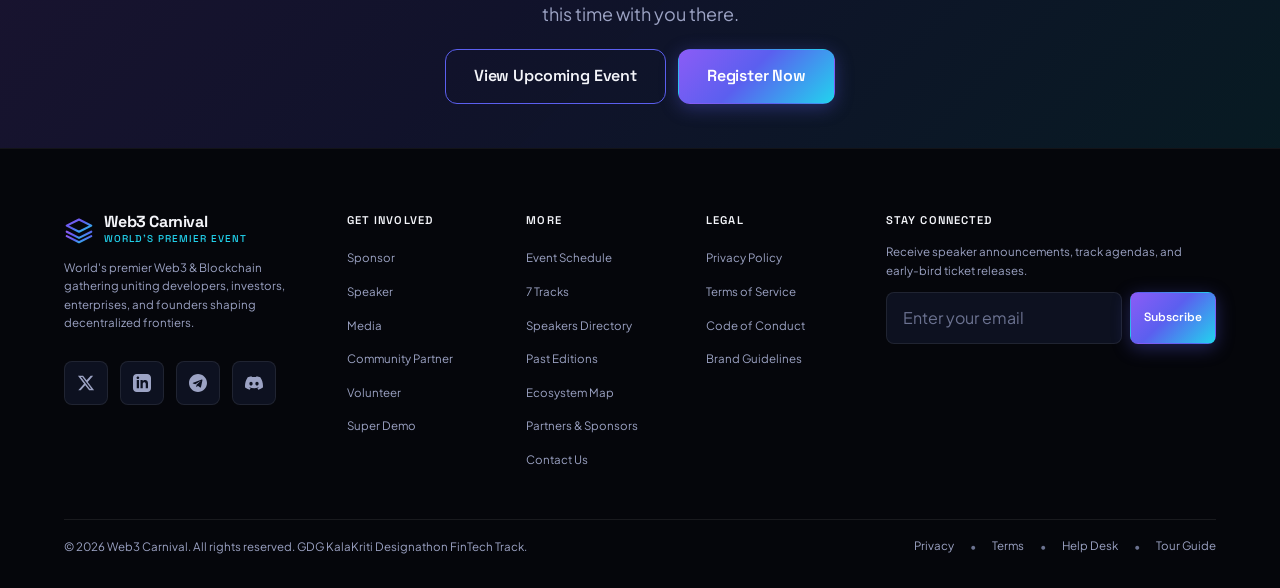
<file: past-events.html>
<!DOCTYPE html>
<html lang="en">
<head>
  <meta charset="UTF-8">
  <meta name="viewport" content="width=device-width, initial-scale=1.0">
  <title>Past Events &amp; Editions — Web3 Carnival</title>
  <meta name="description" content="The documented history of Web3 Carnival — a visual timeline and archive of past editions in Lisbon, Dubai, and Singapore, told through the numbers and the story so far.">
  <meta name="theme-color" content="#05060B">

  <link rel="icon" type="image/svg+xml" href="assets/favicon.svg">
  <link rel="preconnect" href="https://fonts.googleapis.com">
  <link rel="preconnect" href="https://fonts.gstatic.com" crossorigin>
  <link href="https://fonts.googleapis.com/css2?family=Plus+Jakarta+Sans:wght@400;500;600;700&family=Space+Grotesk:wght@500;600;700&display=swap" rel="stylesheet">

  <!-- Design System CSS -->
  <link rel="stylesheet" href="css/tokens.css">
  <link rel="stylesheet" href="css/base.css">
  <link rel="stylesheet" href="css/components.css">
  <link rel="stylesheet" href="css/pages.css">
  <link rel="stylesheet" href="css/responsive.css">
  <link rel="stylesheet" href="css/final-polish.css">
  <link rel="stylesheet" href="css/my-carnival.css">
</head>
<body>

  <a href="#main-content" class="skip-link">Skip to main content</a>

  <!-- Header rendered by navigation.js -->
  <header id="site-header" class="site-header"></header>

  <main id="main-content" class="past-events-page" data-past-events-page>

    <!-- 1. Introduction -->
    <section class="page-intro" aria-labelledby="page-title">
      <div class="container page-intro__container">
        <nav class="page-intro__breadcrumb" aria-label="Breadcrumb">
          <a href="index.html">Home</a>
          <span class="page-intro__breadcrumb-sep" aria-hidden="true">/</span>
          <span aria-current="page">Past Events</span>
        </nav>
        <div class="page-intro__content">
          <div class="page-intro__main">
            <h1 id="page-title" class="page-intro__title">Three editions on record. One global story.</h1>
          </div>
          <div class="page-intro__support">
            <p class="page-intro__lead">Explore the history of Web3 Carnival through previous editions and highlights.</p>
            <div class="editions-meta-row" data-editions-meta-row aria-label="Archive summary"></div>
          </div>
        </div>
      </div>
    </section>

    <!-- 2. Large historical visual timeline -->
    <section class="section section-compact editions-timeline-section reveal" aria-labelledby="timeline-heading">
      <div class="container">
        <p class="section-kicker">The story so far</p>
        <h2 id="timeline-heading" class="section-title">Global timeline</h2>
        <p class="section-desc">Select any point on the line — or any card below it — to open that edition.</p>

        <div class="editions-timeline" data-editions-timeline role="group" aria-label="Edition timeline"></div>
      </div>
    </section>

    <!-- 3. Event edition cards + year/edition filter -->
    <section class="section section-compact editions-cards-section reveal" aria-labelledby="editions-grid-heading">
      <div class="container">
        <div class="explorer-section-heading">
          <div>
            <p class="section-kicker">Browse the archive</p>
            <h2 id="editions-grid-heading" class="section-title">Every documented edition</h2>
          </div>
          <p class="explorer-results-note" data-editions-count aria-live="polite"></p>
        </div>

        <div class="editions-filter-row">
          <span class="speakers-filter-label" id="edition-filter-label">Year</span>
          <div class="filter-bar" role="group" aria-labelledby="edition-filter-label" data-editions-filter-bar>
            <button type="button" class="filter-btn active" data-filter="all" aria-pressed="true">All editions</button>
            <button type="button" class="filter-btn" data-filter="2025" aria-pressed="false">2025</button>
            <button type="button" class="filter-btn" data-filter="2024" aria-pressed="false">2024</button>
            <button type="button" class="filter-btn" data-filter="2023" aria-pressed="false">2023</button>
          </div>
        </div>

        <div class="editions-grid" data-editions-grid aria-live="polite"></div>
      </div>
    </section>

    <!-- 4. Selected edition highlight -->
    <section class="section section-tight edition-detail-section reveal" id="edition-detail" aria-labelledby="edition-detail-heading">
      <div class="container">
        <p class="section-kicker">Selected edition</p>
        <h2 id="edition-detail-heading" class="sr-only">Edition detail</h2>
        <div class="edition-detail-shell" data-edition-detail></div>
      </div>
    </section>

    <!-- 5. Event statistics -->
    <section class="section section-compact edition-stats-section reveal" aria-labelledby="edition-stats-heading">
      <div class="container">
        <p class="section-kicker">In numbers</p>
        <h2 id="edition-stats-heading" class="section-title">What the archive adds up to</h2>
        <p class="section-desc">Totals across the documented editions — no projections, just what's on record.</p>

        <div class="stats-grid edition-stats-grid" data-edition-stats aria-label="Archive statistics"></div>

        <div class="edition-compare" aria-label="Attendance by edition">
          <p class="edition-compare-title">Attendance by edition</p>
          <div data-edition-compare></div>
        </div>
      </div>
    </section>

    <!-- 6. Photography / highlights -->
    <section class="section section-compact archive-gallery-section reveal" aria-labelledby="archive-gallery-heading">
      <div class="container">
        <div class="archive-gallery-header">
          <div>
            <h2 id="archive-gallery-heading" class="section-title" data-gallery-heading>Archive highlights</h2>
          </div>
        </div>
        <p class="archive-gallery-note">The supplied archive contains event facts, not photography. These highlights keep the archive visually useful without inventing images or attendance claims.</p>
        <div class="archive-gallery" data-archive-gallery aria-label="Documented edition highlights"></div>
      </div>
    </section>

    <!-- 7. Speakers / partners associated with the selected edition -->
    <section class="section section-compact archive-roster-section reveal" aria-labelledby="archive-roster-heading">
      <div class="container">
        <p class="section-kicker">People &amp; partners</p>
        <h2 id="archive-roster-heading" class="section-title" data-roster-heading>Speakers &amp; partners</h2>
        <div class="archive-roster-panel">
          <span class="track-detail-empty-mark" aria-hidden="true">
            <svg width="24" height="24" viewBox="0 0 24 24" fill="none" stroke="currentColor" stroke-width="1.75" stroke-linecap="round" stroke-linejoin="round"><path d="M22 19a2 2 0 0 1-2 2H4a2 2 0 0 1-2-2V5a2 2 0 0 1 2-2h5l2 3h9a2 2 0 0 1 2 2z"/></svg>
          </span>
          <div>
            <p class="archive-roster-note">Per-edition speaker and partner rosters aren't part of the documented record yet, so we're not attaching names to this edition until they're confirmed. What's real is the partner network the carnival runs on today:</p>
            <div class="archive-roster-chips" data-archive-roster-chips aria-label="Current partner network"></div>
            <div class="final-cta-actions archive-roster-actions">
              <a href="speakers.html" class="btn btn-secondary btn-sm">Browse Speaker Directory</a>
              <a href="partners.html" class="btn btn-secondary btn-sm">View All Partners</a>
            </div>
          </div>
        </div>
      </div>
    </section>

    <!-- 8. CTA toward upcoming event -->
    <section class="section final-cta-section reveal" aria-labelledby="editions-cta-heading">
      <div class="container">
        <div class="final-cta-inner">
          <h2 id="editions-cta-heading" class="section-title">Web3 Carnival 2026 is where this story goes next.</h2>
          <p class="section-desc">November 14&ndash;16, 2026 &middot; Global &amp; Hybrid. The same track record, one more edition to add to it &mdash; this time with you there.</p>
          <div class="final-cta-actions">
            <a href="event.html" class="btn btn-secondary btn-lg">View Upcoming Event</a>
            <a href="register.html" class="btn btn-primary btn-lg">Register Now</a>
          </div>
        </div>
      </div>
    </section>
  </main>

  <!-- Footer rendered by navigation.js -->
  <footer id="site-footer" class="site-footer"></footer>

  <script src="js/data.js"></script>
  <script src="js/theme.js"></script>
  <script src="js/navigation.js"></script>
  <script src="js/main.js"></script>
  <script src="js/my-carnival-core.js"></script>
  <script src="js/my-carnival.js"></script>
  <script src="js/past-events.js"></script>
</body>
</html>
</file>
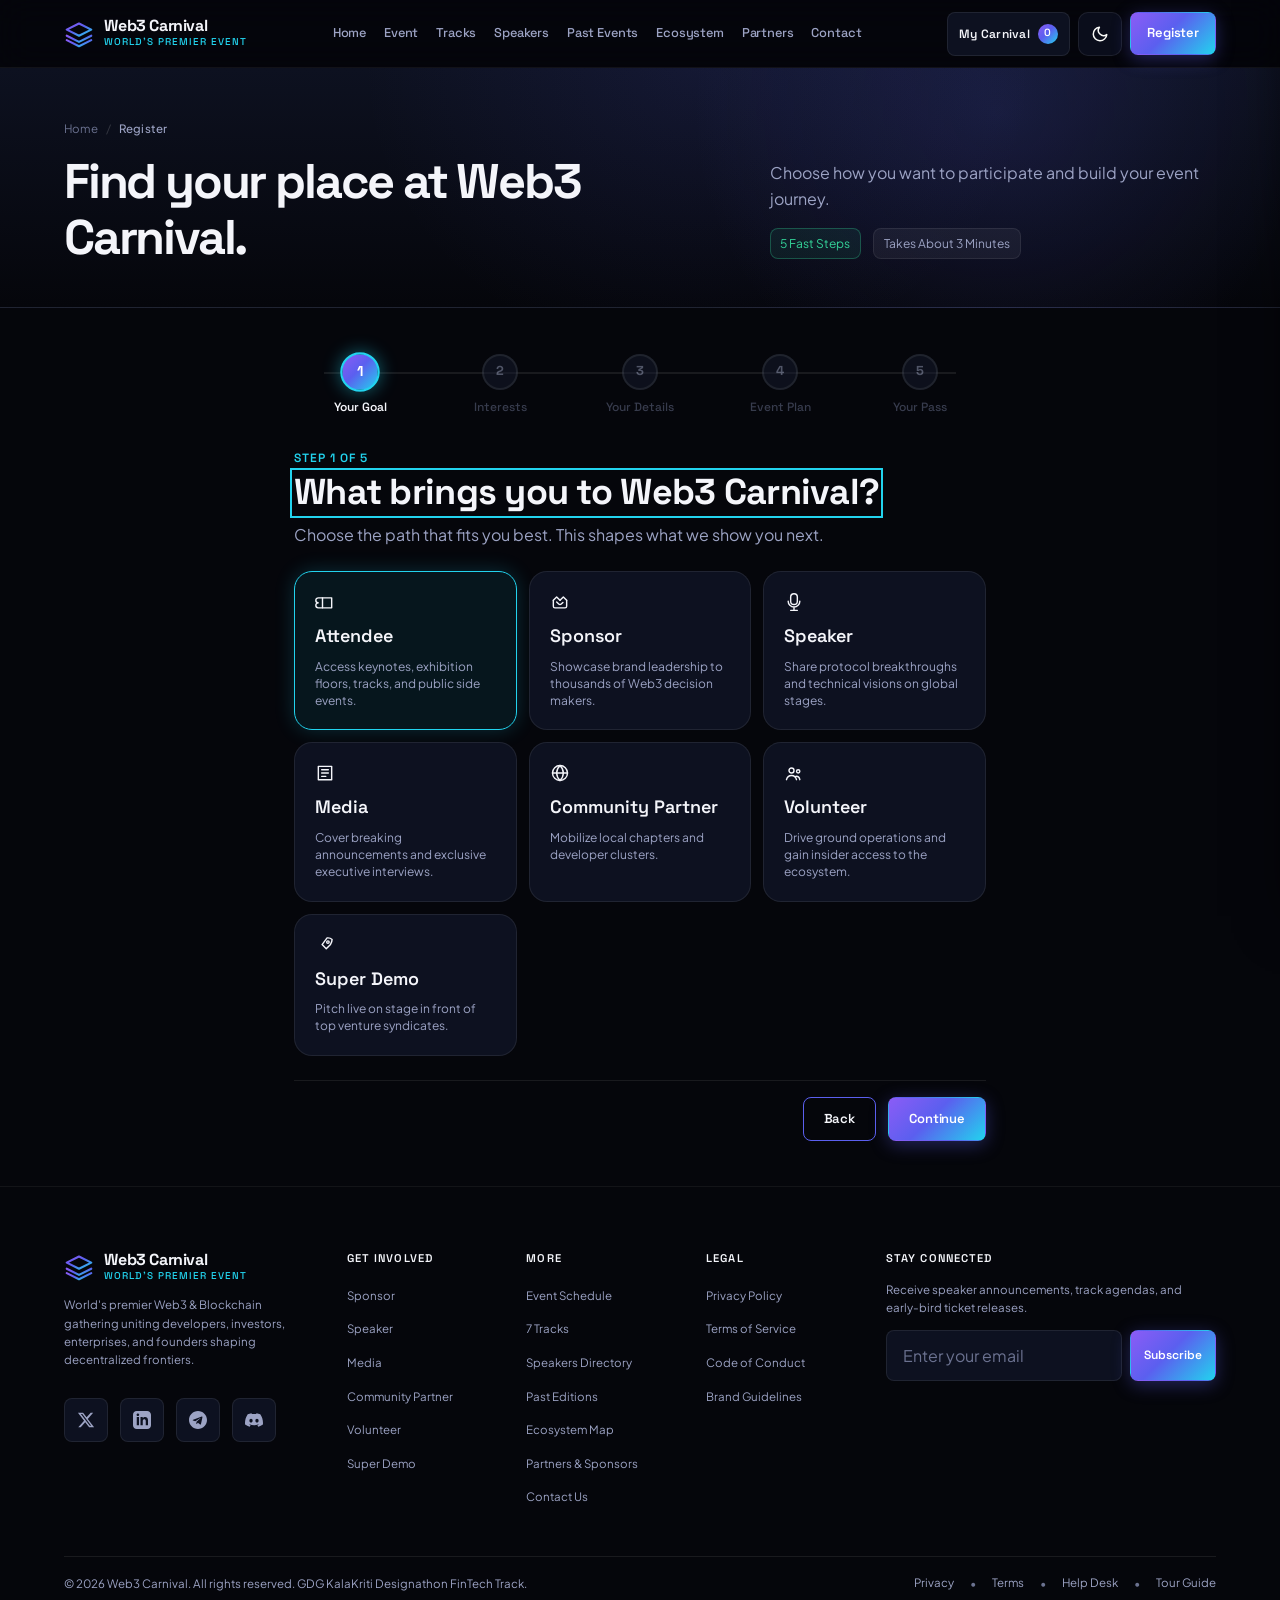
<file: register.html>
<!DOCTYPE html>
<html lang="en">
<head>
  <meta charset="UTF-8">
  <meta name="viewport" content="width=device-width, initial-scale=1.0">
  <title>Register &amp; Get Involved — Web3 Carnival</title>
  <meta name="description" content="5-step registration flow and digital event pass generator for Web3 Carnival 2026.">
  <meta name="theme-color" content="#05060B">

  <link rel="icon" type="image/svg+xml" href="assets/favicon.svg">
  <link rel="preconnect" href="https://fonts.googleapis.com">
  <link rel="preconnect" href="https://fonts.gstatic.com" crossorigin>
  <link href="https://fonts.googleapis.com/css2?family=Plus+Jakarta+Sans:wght@400;500;600;700&family=Space+Grotesk:wght@500;600;700&display=swap" rel="stylesheet">

  <!-- Design System CSS -->
  <link rel="stylesheet" href="css/tokens.css">
  <link rel="stylesheet" href="css/base.css">
  <link rel="stylesheet" href="css/components.css">
  <link rel="stylesheet" href="css/pages.css">
  <link rel="stylesheet" href="css/responsive.css">
  <link rel="stylesheet" href="css/final-polish.css">
  <link rel="stylesheet" href="css/my-carnival.css">
</head>
<body>

  <a href="#main-content" class="skip-link">Skip to main content</a>

  <!-- Header rendered by navigation.js -->
  <header id="site-header" class="site-header"></header>

  <main id="main-content">
    <section class="page-intro" aria-labelledby="page-title">
      <div class="container page-intro__container">
        <nav class="page-intro__breadcrumb" aria-label="Breadcrumb">
          <a href="index.html">Home</a>
          <span class="page-intro__breadcrumb-sep" aria-hidden="true">/</span>
          <span aria-current="page">Register</span>
        </nav>
        <div class="page-intro__content">
          <div class="page-intro__main">
            <h1 id="page-title" class="page-intro__title">Find your place at Web3 Carnival.</h1>
          </div>
          <div class="page-intro__support">
            <p class="page-intro__lead">Choose how you want to participate and build your event journey.</p>
            <div class="page-intro__meta">
              <span class="page-intro__meta-tag page-intro__meta-tag--live">5 Fast Steps</span>
              <span class="page-intro__meta-tag">Takes About 3 Minutes</span>
            </div>
          </div>
        </div>
      </div>
    </section>

    <section class="section register-section" aria-labelledby="register-flow-heading">
      <h2 id="register-flow-heading" class="sr-only">Registration steps</h2>
      <div class="container register-shell">

        <!-- ==================================================================
             PROGRESS INDICATOR
             ================================================================== -->
        <nav class="reg-progress" aria-label="Registration progress" data-reg-progress>
          <ol class="reg-progress-list" data-reg-progress-list>
            <li class="reg-progress-item" data-progress-item="1">
              <button type="button" class="reg-progress-btn" data-progress-btn="1" aria-current="step">
                <span class="reg-progress-dot" aria-hidden="true">1</span>
                <span class="reg-progress-label">Your Goal</span>
              </button>
            </li>
            <li class="reg-progress-item" data-progress-item="2">
              <button type="button" class="reg-progress-btn" data-progress-btn="2" disabled>
                <span class="reg-progress-dot" aria-hidden="true">2</span>
                <span class="reg-progress-label">Interests</span>
              </button>
            </li>
            <li class="reg-progress-item" data-progress-item="3">
              <button type="button" class="reg-progress-btn" data-progress-btn="3" disabled>
                <span class="reg-progress-dot" aria-hidden="true">3</span>
                <span class="reg-progress-label">Your Details</span>
              </button>
            </li>
            <li class="reg-progress-item" data-progress-item="4">
              <button type="button" class="reg-progress-btn" data-progress-btn="4" disabled>
                <span class="reg-progress-dot" aria-hidden="true">4</span>
                <span class="reg-progress-label">Event Plan</span>
              </button>
            </li>
            <li class="reg-progress-item" data-progress-item="5">
              <button type="button" class="reg-progress-btn" data-progress-btn="5" disabled>
                <span class="reg-progress-dot" aria-hidden="true">5</span>
                <span class="reg-progress-label">Your Pass</span>
              </button>
            </li>
          </ol>

          <div class="reg-progress-mobile">
            <p class="reg-progress-mobile-label" data-reg-progress-mobile-label>Step 1 of 5 — Your Goal</p>
            <div class="reg-progress-bar-track">
              <div class="reg-progress-bar-fill" data-reg-progress-fill></div>
            </div>
          </div>
        </nav>

        <p class="sr-only" role="status" aria-live="polite" data-step-announcer></p>

        <!-- ==================================================================
             STEPS 1–4 (FORM)
             ================================================================== -->
        <form data-registration-form novalidate>

          <!-- STEP 1 — YOUR GOAL -->
          <section class="reg-step" data-step-panel="1" aria-labelledby="step1-heading">
            <fieldset class="reg-fieldset">
              <legend class="reg-step-legend">
                <span class="reg-step-eyebrow">Step 1 of 5</span>
                <h3 id="step1-heading" class="reg-step-title" tabindex="-1">What brings you to Web3 Carnival?</h3>
                <p class="reg-step-desc">Choose the path that fits you best. This shapes what we show you next.</p>
              </legend>
              <div class="reg-goal-grid" data-goal-grid aria-describedby="goal-error"></div>
              <p class="form-error" id="goal-error" role="alert" hidden></p>
            </fieldset>
          </section>

          <!-- STEP 2 — YOUR INTERESTS -->
          <section class="reg-step" data-step-panel="2" hidden aria-labelledby="step2-heading">
            <fieldset class="reg-fieldset">
              <legend class="reg-step-legend">
                <span class="reg-step-eyebrow">Step 2 of 5</span>
                <h3 id="step2-heading" class="reg-step-title" tabindex="-1">Your Interests</h3>
                <p class="reg-step-desc">Select the tracks you want to follow across the carnival. Pick as many as apply.</p>
              </legend>
              <div class="reg-track-grid" data-track-grid aria-describedby="interests-error"></div>
              <p class="form-error" id="interests-error" role="alert" hidden></p>
            </fieldset>
          </section>

          <!-- STEP 3 — YOUR DETAILS -->
          <section class="reg-step" data-step-panel="3" hidden aria-labelledby="step3-heading">
            <div class="reg-step-legend">
              <span class="reg-step-eyebrow">Step 3 of 5</span>
              <h3 id="step3-heading" class="reg-step-title" tabindex="-1">Your Details</h3>
              <p class="reg-step-desc">Tell us who's coming — this is what appears on your digital pass.</p>
            </div>

            <div class="reg-details-grid">
              <div class="form-group">
                <label class="form-label" for="reg-name">Full Name</label>
                <input class="form-input" type="text" id="reg-name" name="name" autocomplete="name" aria-describedby="reg-name-error" aria-required="true">
                <p class="form-error" id="reg-name-error" role="alert" hidden></p>
              </div>

              <div class="form-group">
                <label class="form-label" for="reg-email">Email Address</label>
                <input class="form-input" type="email" id="reg-email" name="email" autocomplete="email" inputmode="email" aria-describedby="reg-email-error" aria-required="true">
                <p class="form-error" id="reg-email-error" role="alert" hidden></p>
              </div>

              <div class="form-group">
                <label class="form-label" for="reg-role">Role</label>
                <select class="form-select" id="reg-role" name="role" aria-describedby="reg-role-error" aria-required="true">
                  <option value="" disabled selected>Select your role</option>
                  <option value="founder-ceo">Founder / CEO</option>
                  <option value="developer">Developer / Engineer</option>
                  <option value="investor">Investor / VC</option>
                  <option value="media">Media / Press</option>
                  <option value="community">Community / DAO Contributor</option>
                  <option value="student">Student / Academic</option>
                  <option value="other">Other</option>
                </select>
                <p class="form-error" id="reg-role-error" role="alert" hidden></p>
              </div>

              <div class="form-group">
                <label class="form-label" for="reg-org">Organization <span class="form-optional">(optional)</span></label>
                <input class="form-input" type="text" id="reg-org" name="organization" autocomplete="organization" placeholder="e.g. NovaLayer Labs">
              </div>
            </div>
          </section>

          <!-- STEP 4 — YOUR EVENT PLAN -->
          <section class="reg-step" data-step-panel="4" hidden aria-labelledby="step4-heading">
            <div class="reg-step-legend">
              <span class="reg-step-eyebrow">Step 4 of 5</span>
              <h3 id="step4-heading" class="reg-step-title" tabindex="-1">Your Event Plan</h3>
              <p class="reg-step-desc">Fine-tune how you'll spend your time on-site. Everything in this step is optional.</p>
            </div>

            <fieldset class="reg-fieldset reg-plan-block">
              <legend class="reg-plan-legend">Saved Sessions from My Journey</legend>
              <div data-plan-sessions></div>
            </fieldset>

            <fieldset class="reg-fieldset reg-plan-block">
              <legend class="reg-plan-legend">Networking Preferences</legend>
              <p class="reg-plan-hint">What kind of connections are you hoping to make?</p>
              <div class="reg-check-grid" data-plan-networking></div>
            </fieldset>

            <fieldset class="reg-fieldset reg-plan-block">
              <legend class="reg-plan-legend">Event Interests</legend>
              <p class="reg-plan-hint">Beyond your tracks, what themes matter most to you?</p>
              <div class="reg-check-grid" data-plan-interests></div>
            </fieldset>
          </section>

          <!-- STEP NAVIGATION -->
          <div class="reg-nav-row" data-reg-nav>
            <button type="button" class="btn btn-secondary" data-reg-back hidden>Back</button>
            <button type="submit" class="btn btn-primary" data-reg-continue>Continue</button>
          </div>
        </form>

        <!-- ==================================================================
             STEP 5 — YOUR PASS
             ================================================================== -->
        <section class="reg-step reg-step-pass" data-step-panel="5" hidden aria-labelledby="step5-heading">
          <div class="reg-step-legend">
            <span class="reg-step-eyebrow">Step 5 of 5</span>
            <h3 id="step5-heading" class="reg-step-title" tabindex="-1">Your Pass</h3>
            <p class="reg-step-desc">Here's your personalized digital event pass.</p>
          </div>

          <p class="reg-prototype-note" role="note">
            <strong>Prototype preview.</strong> This pass is generated entirely in your browser for demonstration purposes. Nothing on this page has been submitted to Web3 Carnival or its organizers, and no registration has actually been made.
          </p>

          <div class="digital-pass-wrap">
            <div class="digital-pass" data-digital-pass data-reveal-pending></div>
          </div>

          <div class="reg-pass-actions">
            <button type="button" class="btn btn-primary btn-lg" data-pass-download>Download / Print Pass</button>
            <button type="button" class="btn btn-secondary btn-lg" data-pass-restart>Start Over</button>
            <a href="event.html" class="btn btn-ghost" data-pass-back-event>Back to Event</a>
          </div>
          <p class="reg-pass-print-hint">Tip: choose "Save as PDF" in your browser's print dialog to download your pass.</p>
        </section>

      </div>
    </section>
  </main>

  <!-- Footer rendered by navigation.js -->
  <footer id="site-footer" class="site-footer"></footer>

  <script src="js/data.js"></script>
  <script src="js/theme.js"></script>
  <script src="js/navigation.js"></script>
  <script src="js/registration.js"></script>
  <script src="js/main.js"></script>
  <script src="js/my-carnival-core.js"></script>
  <script src="js/my-carnival.js"></script>
</body>
</html>
</file>
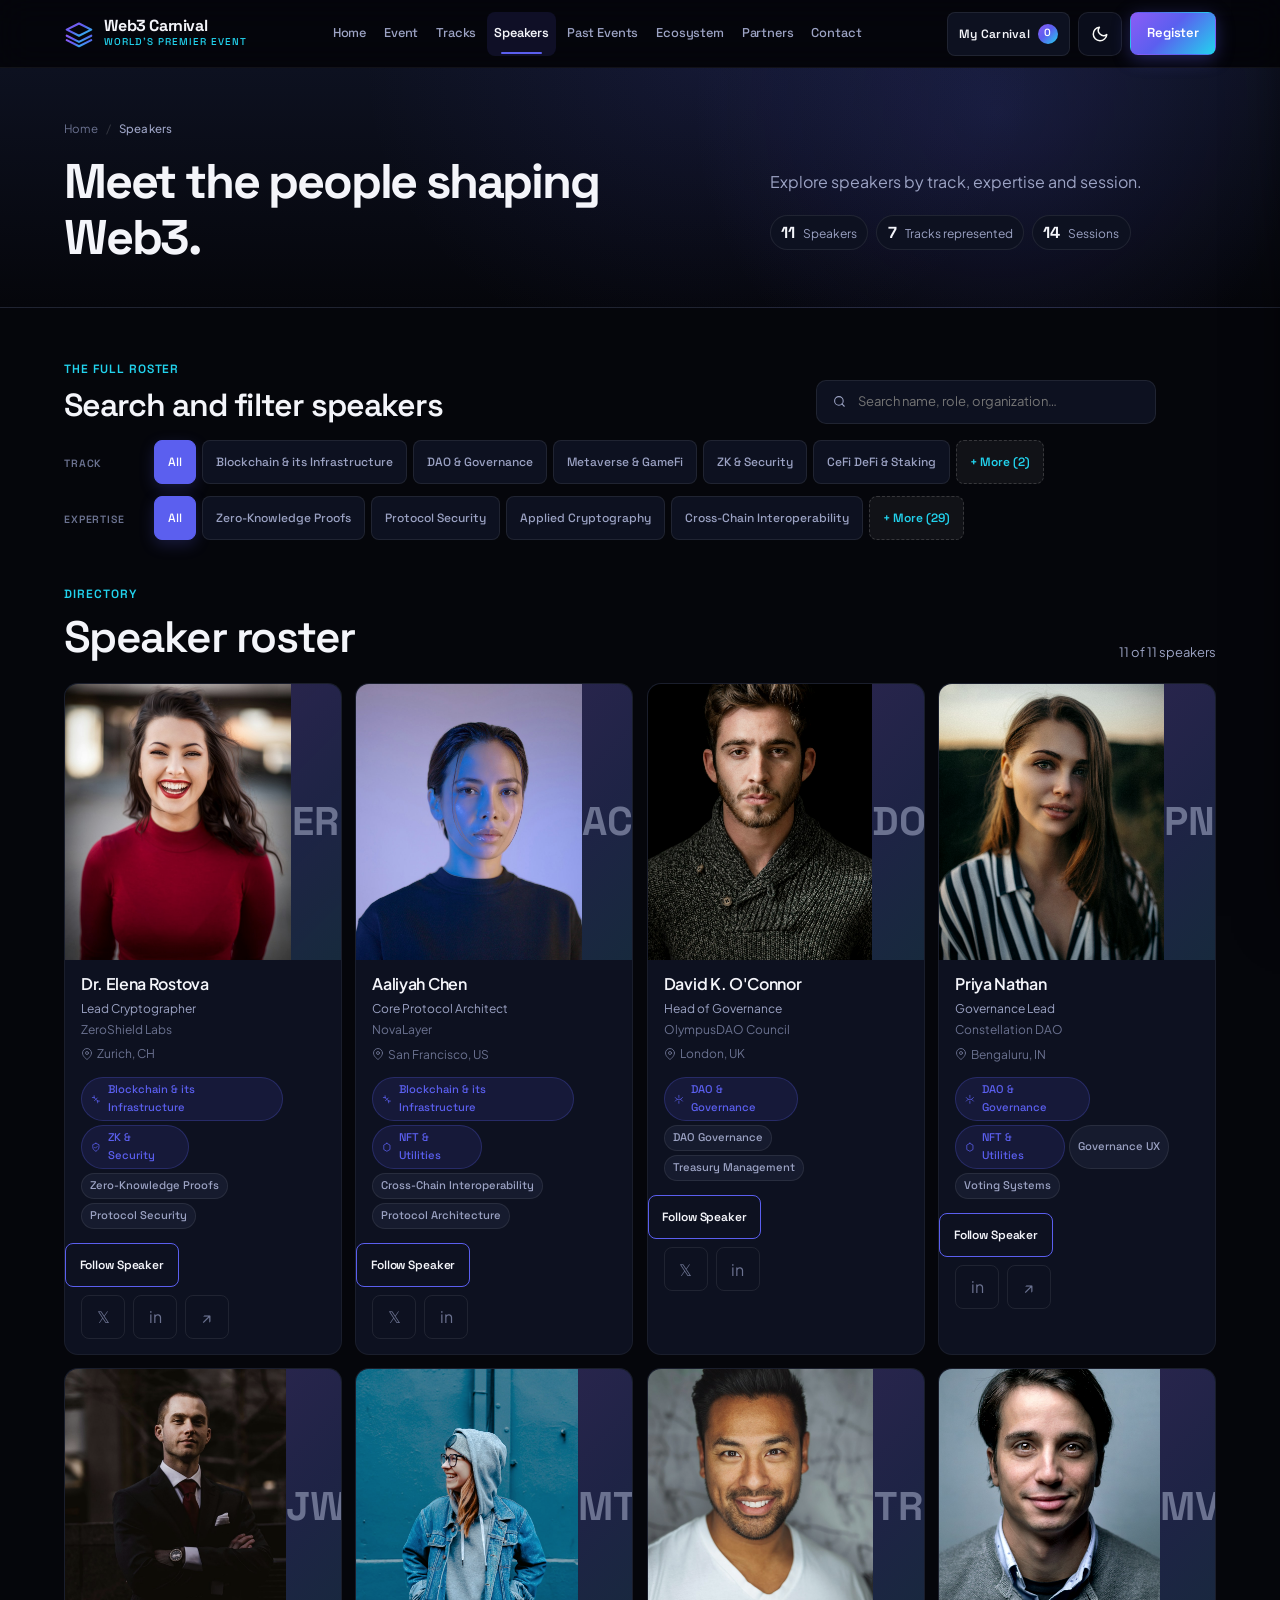
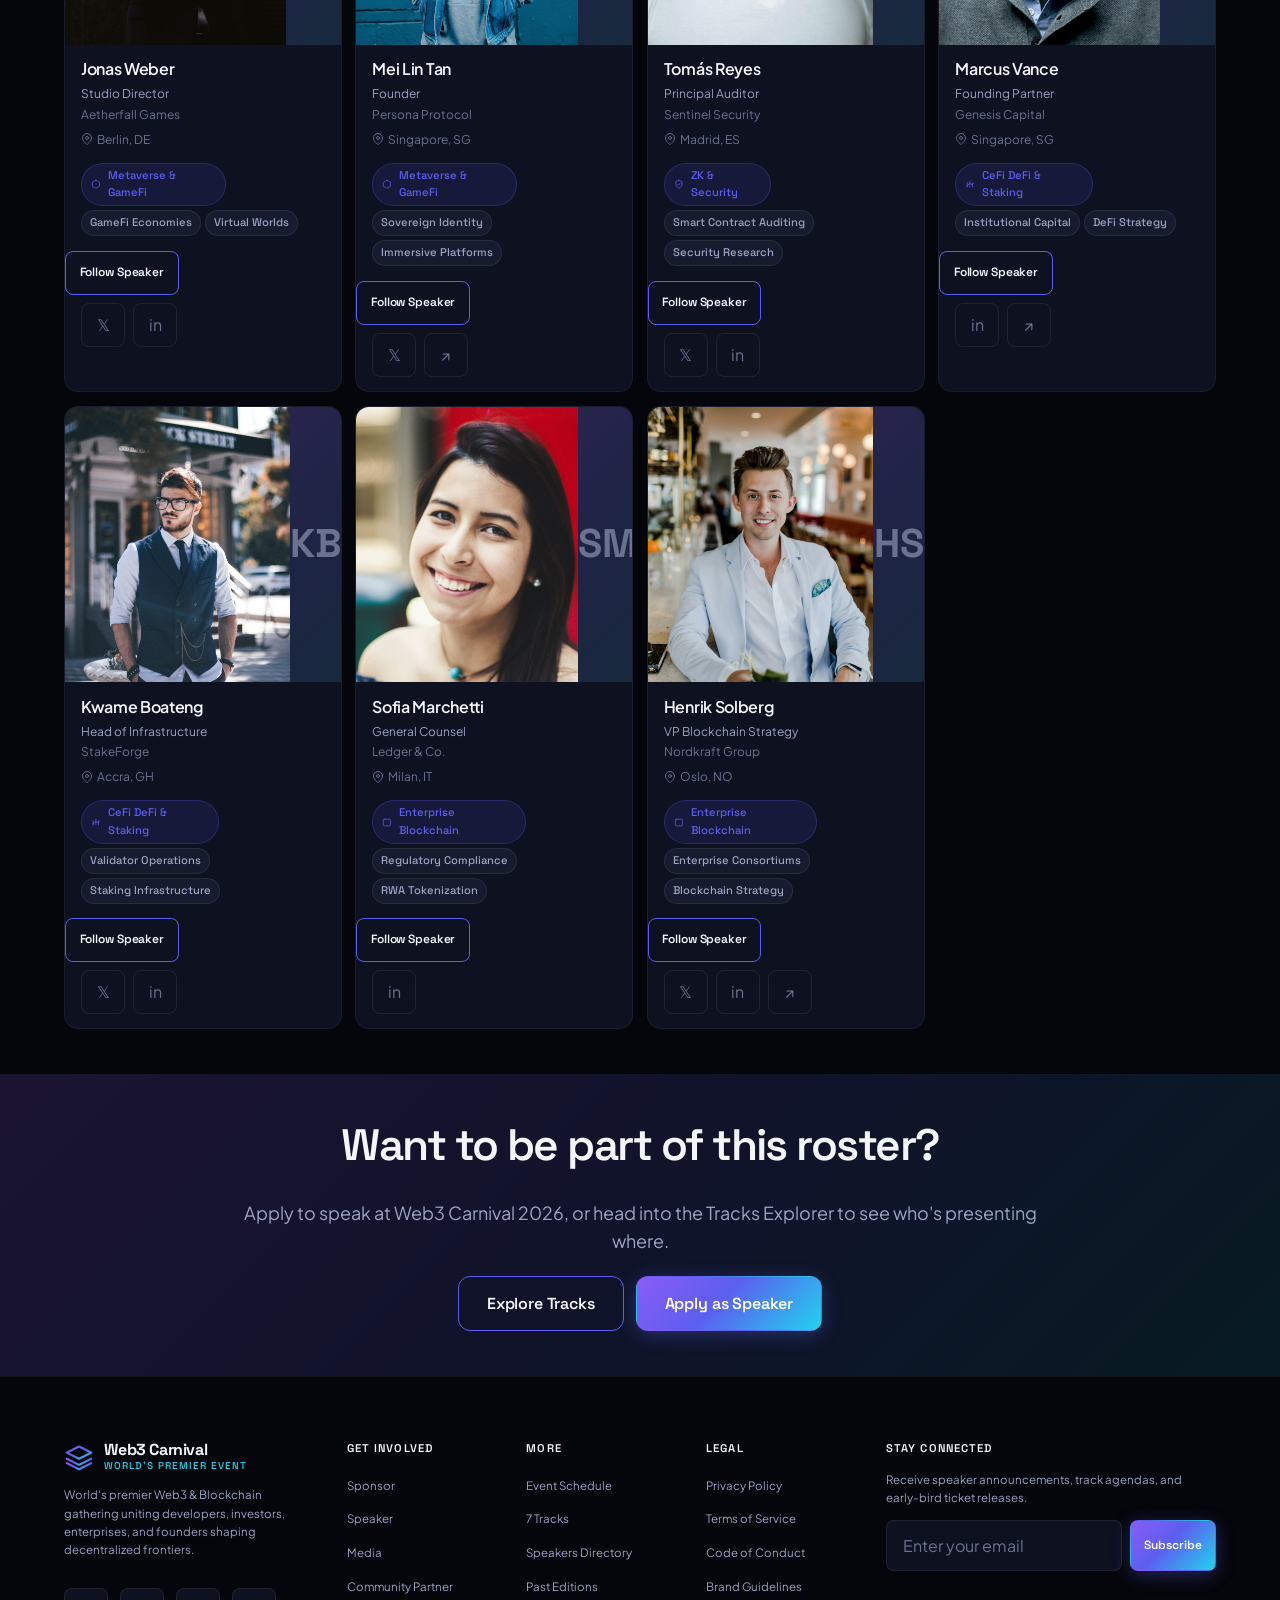
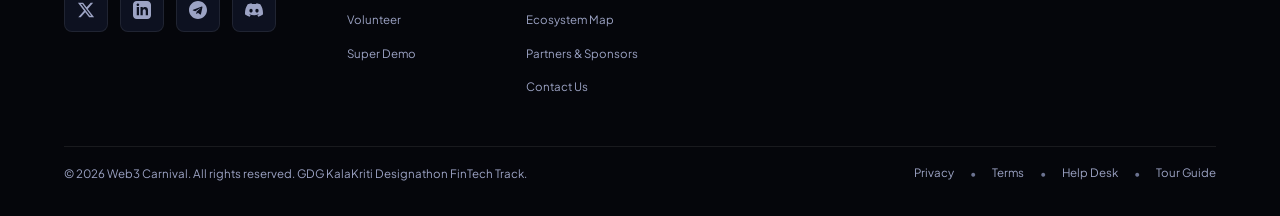
<file: speakers.html>
<!DOCTYPE html>
<html lang="en">
<head>
  <meta charset="UTF-8">
  <meta name="viewport" content="width=device-width, initial-scale=1.0">
  <title>Speakers Directory — Web3 Carnival</title>
  <meta name="description" content="Search and filter the Web3 Carnival speaker roster by track and expertise. Meet the industry pioneers, protocol architects, and visionaries taking the stage.">
  <meta name="theme-color" content="#05060B">

  <link rel="icon" type="image/svg+xml" href="assets/favicon.svg">
  <link rel="preconnect" href="https://fonts.googleapis.com">
  <link rel="preconnect" href="https://fonts.gstatic.com" crossorigin>
  <link href="https://fonts.googleapis.com/css2?family=Plus+Jakarta+Sans:wght@400;500;600;700&family=Space+Grotesk:wght@500;600;700&display=swap" rel="stylesheet">

  <!-- Design System CSS -->
  <link rel="stylesheet" href="css/tokens.css">
  <link rel="stylesheet" href="css/base.css">
  <link rel="stylesheet" href="css/components.css">
  <link rel="stylesheet" href="css/pages.css">
  <link rel="stylesheet" href="css/responsive.css">
  <link rel="stylesheet" href="css/final-polish.css">
  <link rel="stylesheet" href="css/my-carnival.css">
</head>
<body>

  <a href="#main-content" class="skip-link">Skip to main content</a>

  <!-- Header rendered by navigation.js -->
  <header id="site-header" class="site-header"></header>

  <main id="main-content" class="speakers-directory-page" data-speakers-page>

    <!-- 1. Hero / Introduction -->
    <section class="page-intro" aria-labelledby="page-title">
      <div class="container page-intro__container">
        <nav class="page-intro__breadcrumb" aria-label="Breadcrumb">
          <a href="index.html">Home</a>
          <span class="page-intro__breadcrumb-sep" aria-hidden="true">/</span>
          <span aria-current="page">Speakers</span>
        </nav>
        <div class="page-intro__content">
          <div class="page-intro__main">
            <h1 id="page-title" class="page-intro__title">Meet the people shaping Web3.</h1>
          </div>
          <div class="page-intro__support">
            <p class="page-intro__lead">Explore speakers by track, expertise and session.</p>
            <div class="speakers-hero-stats" data-speakers-hero-stats aria-label="Speaker roster summary"></div>
          </div>
        </div>
      </div>
    </section>

    <!-- 2–4. Search, Track filter, Expertise filter -->
    <section class="section speakers-discovery-section reveal" aria-labelledby="speakers-discovery-heading">
      <div class="container">
        <div class="tracks-toolbar">
          <div>
            <p class="section-kicker">The full roster</p>
            <h2 id="speakers-discovery-heading" class="section-title">Search and filter speakers</h2>
          </div>
          <label class="tracks-search" for="speaker-search">
            <span class="sr-only">Search speakers by name, role, organization, or expertise</span>
            <svg width="14" height="14" viewBox="0 0 24 24" fill="none" stroke="currentColor" stroke-width="2" stroke-linecap="round" stroke-linejoin="round" aria-hidden="true"><circle cx="11" cy="11" r="8"/><line x1="21" y1="21" x2="16.65" y2="16.65"/></svg>
            <input id="speaker-search" type="search" placeholder="Search name, role, organization…" autocomplete="off">
          </label>
        </div>

        <div class="speakers-filter-group">
          <span class="speakers-filter-label" id="track-filter-label">Track</span>
          <div class="speaker-filter-pills" role="group" aria-labelledby="track-filter-label" data-track-filter-bar></div>
        </div>

        <div class="speakers-filter-group">
          <span class="speakers-filter-label" id="expertise-filter-label">Expertise</span>
          <div class="speaker-filter-pills" role="group" aria-labelledby="expertise-filter-label" data-expertise-filter-bar></div>
        </div>
      </div>
    </section>

    <!-- 5. Speaker grid -->
    <section class="section speakers-grid-section reveal" aria-labelledby="speakers-grid-heading">
      <div class="container">
        <div class="explorer-section-heading">
          <div>
            <p class="section-kicker">Directory</p>
            <h2 id="speakers-grid-heading" class="section-title">Speaker roster</h2>
          </div>
          <p class="explorer-results-note" data-speakers-count aria-live="polite"></p>
        </div>
        <div class="speakers-grid" data-speakers-grid aria-live="polite"></div>
      </div>
    </section>

    <!-- 9. CTA -->
    <section class="section final-cta-section speakers-final-cta reveal" aria-labelledby="speakers-cta-heading">
      <div class="container">
        <div class="final-cta-inner">
          <h2 id="speakers-cta-heading" class="section-title">Want to be part of this roster?</h2>
          <p class="section-desc">Apply to speak at Web3 Carnival 2026, or head into the Tracks Explorer to see who's presenting where.</p>
          <div class="final-cta-actions">
            <a href="tracks.html" class="btn btn-secondary btn-lg">Explore Tracks</a>
            <a href="register.html?type=speaker" class="btn btn-primary btn-lg">Apply as Speaker</a>
          </div>
        </div>
      </div>
    </section>
  </main>

  <!-- 6. Speaker detail modal (biography, expertise, related tracks/sessions/speakers) -->
  <div class="modal-overlay" data-speaker-modal aria-hidden="true">
    <div class="modal-dialog" role="dialog" aria-modal="true" aria-labelledby="speaker-modal-title" aria-describedby="speaker-modal-desc"></div>
  </div>

  <!-- Footer rendered by navigation.js -->
  <footer id="site-footer" class="site-footer"></footer>

  <script src="js/data.js"></script>
  <script src="js/theme.js"></script>
  <script src="js/navigation.js"></script>
  <script src="js/main.js"></script>
  <script src="js/my-carnival-core.js"></script>
  <script src="js/my-carnival.js"></script>
  <script src="js/speakers.js"></script>
</body>
</html>
</file>
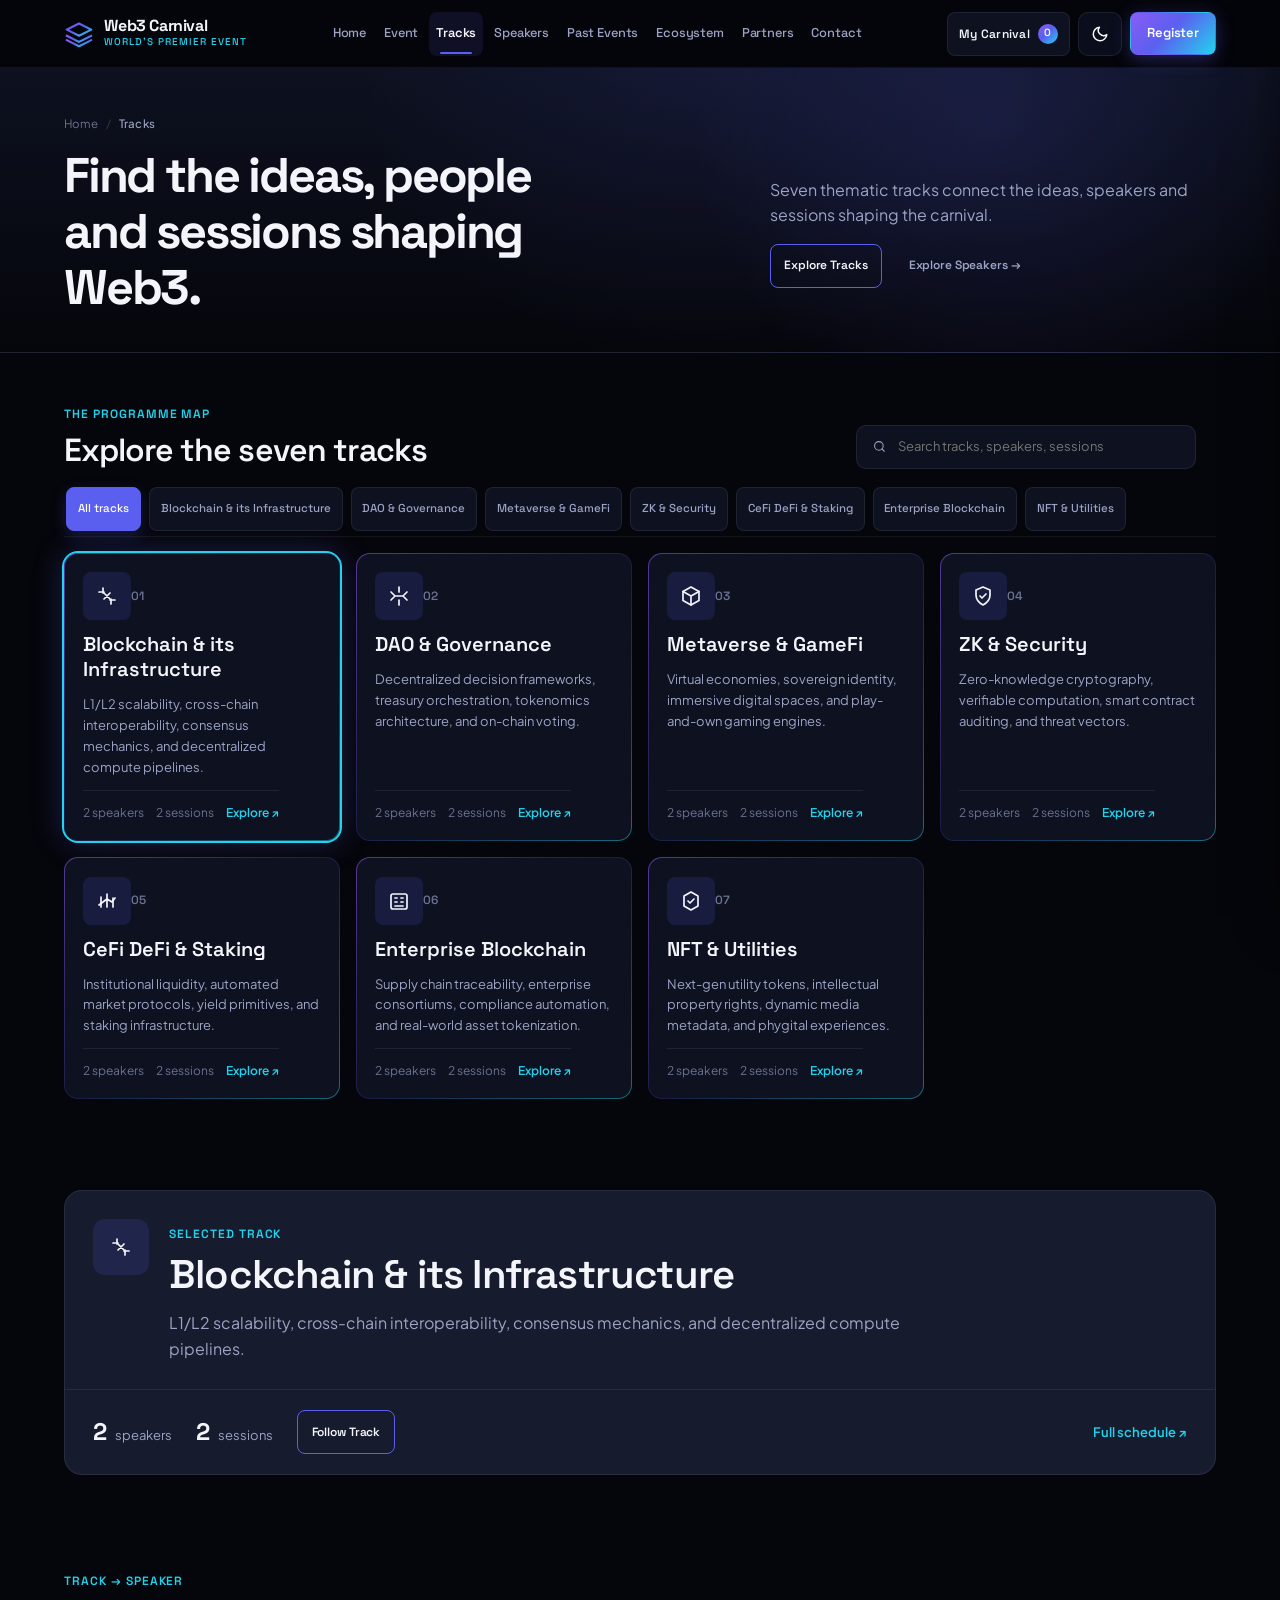
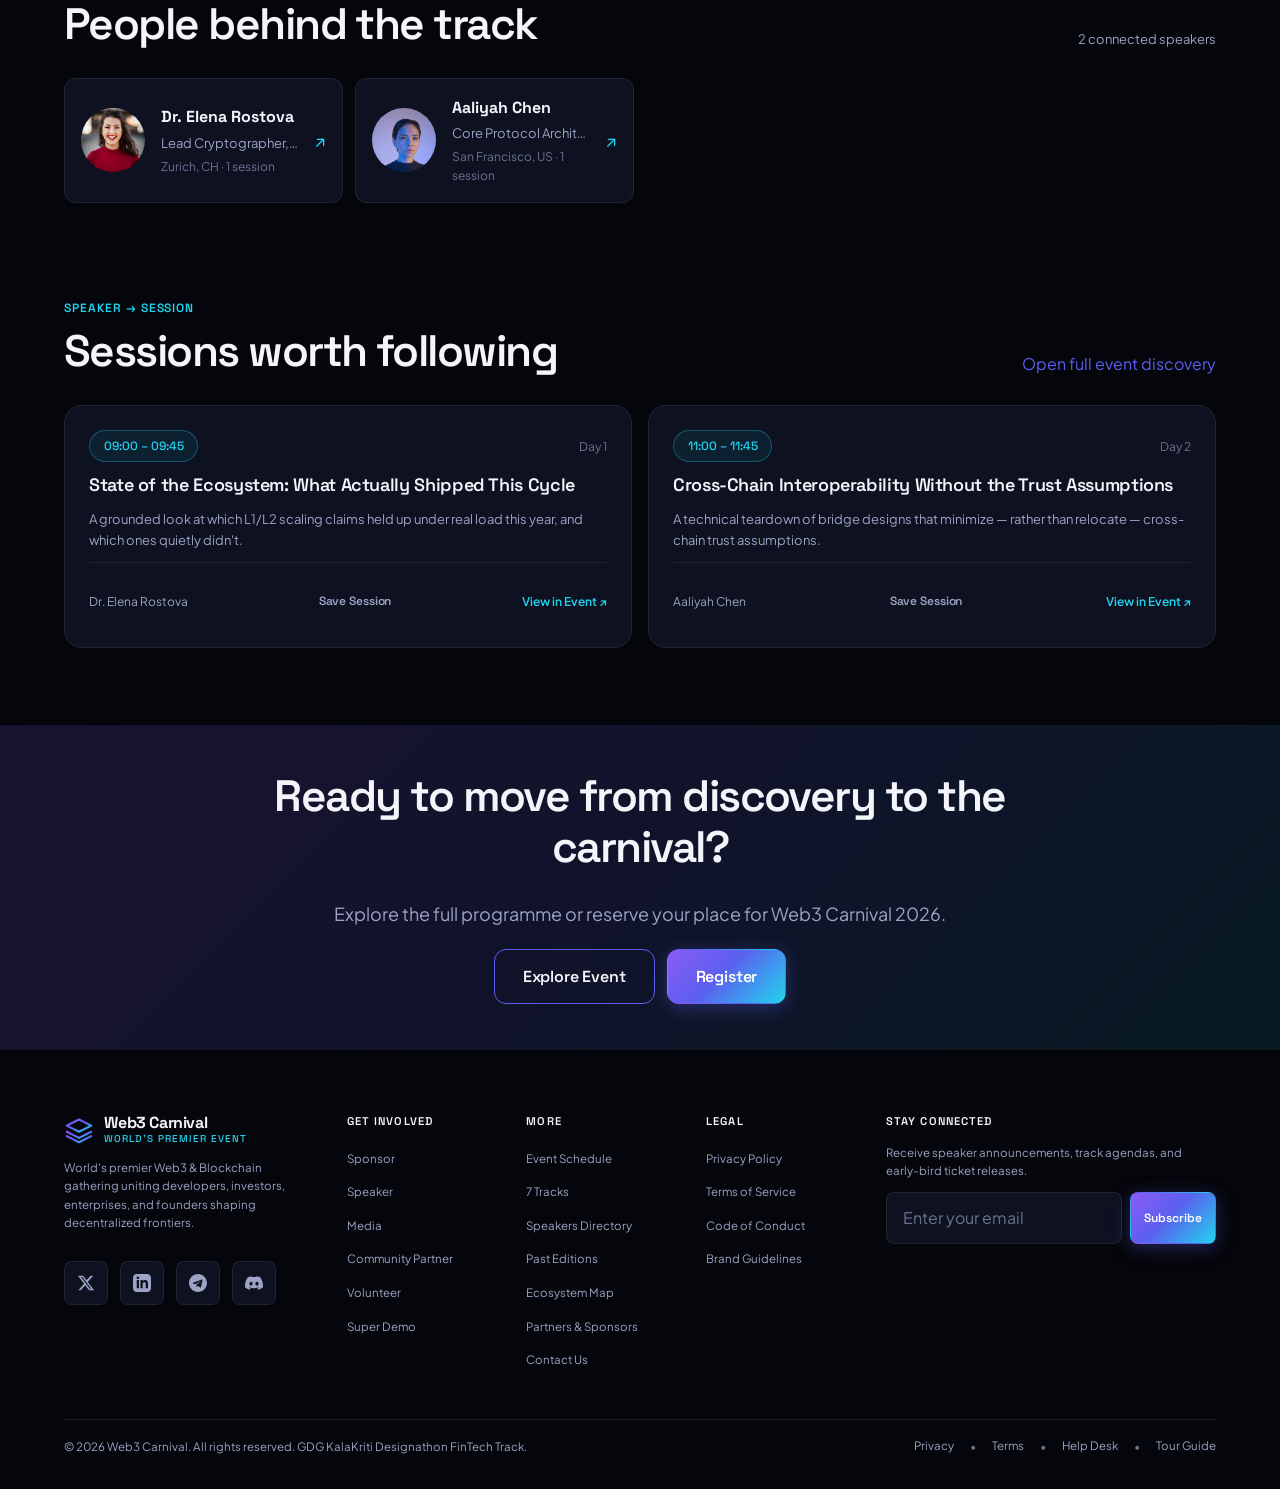
<file: tracks.html>
<!DOCTYPE html>
<html lang="en">
<head>
  <meta charset="UTF-8">
  <meta name="viewport" content="width=device-width, initial-scale=1.0">
  <title>Tracks &amp; Speaker Explorer — Web3 Carnival</title>
  <meta name="description" content="Explore the seven Web3 Carnival tracks, discover related speakers, and follow their sessions into the event programme.">
  <meta name="theme-color" content="#05060B">
  <link rel="icon" type="image/svg+xml" href="assets/favicon.svg">
  <link rel="preconnect" href="https://fonts.googleapis.com">
  <link rel="preconnect" href="https://fonts.gstatic.com" crossorigin>
  <link href="https://fonts.googleapis.com/css2?family=Plus+Jakarta+Sans:wght@400;500;600;700&family=Space+Grotesk:wght@500;600;700&display=swap" rel="stylesheet">
  <link rel="stylesheet" href="css/tokens.css">
  <link rel="stylesheet" href="css/base.css">
  <link rel="stylesheet" href="css/components.css">
  <link rel="stylesheet" href="css/pages.css">
  <link rel="stylesheet" href="css/responsive.css">
  <link rel="stylesheet" href="css/final-polish.css">
  <link rel="stylesheet" href="css/my-carnival.css">
</head>
<body>
  <a href="#main-content" class="skip-link">Skip to main content</a>
  <header id="site-header" class="site-header"></header>

  <main id="main-content" class="tracks-explorer-page" data-tracks-explorer>
    <section class="page-intro" aria-labelledby="page-title">
      <div class="container page-intro__container">
        <nav class="page-intro__breadcrumb" aria-label="Breadcrumb">
          <a href="index.html">Home</a><span class="page-intro__breadcrumb-sep" aria-hidden="true">/</span><span aria-current="page">Tracks</span>
        </nav>
        <div class="page-intro__content">
          <div class="page-intro__main">
            <h1 id="page-title" class="page-intro__title">Find the ideas, people and sessions shaping Web3.</h1>
          </div>
          <div class="page-intro__support">
            <p class="page-intro__lead">Seven thematic tracks connect the ideas, speakers and sessions shaping the carnival.</p>
            <div class="page-intro__actions">
              <a href="#tracks-heading" class="btn btn-secondary btn-sm">Explore Tracks</a>
              <a href="speakers.html" class="btn btn-ghost btn-sm">Explore Speakers &rarr;</a>
            </div>
          </div>
        </div>
      </div>
    </section>

    <section class="section tracks-discovery-section" aria-labelledby="tracks-heading">
      <div class="container">
        <div class="tracks-toolbar">
          <div>
            <p class="section-kicker">The programme map</p>
            <h2 id="tracks-heading" class="section-title">Explore the seven tracks</h2>
          </div>
          <label class="tracks-search" for="track-search">
            <span class="sr-only">Search tracks, speakers, or sessions</span>
            <svg width="14" height="14" viewBox="0 0 24 24" fill="none" stroke="currentColor" stroke-width="2" stroke-linecap="round" stroke-linejoin="round" aria-hidden="true"><circle cx="11" cy="11" r="8"/><line x1="21" y1="21" x2="16.65" y2="16.65"/></svg>
            <input id="track-search" type="search" placeholder="Search tracks, speakers, sessions" autocomplete="off">
          </label>
        </div>
        <div class="track-filter-wrap">
          <div class="track-filter-bar" role="group" aria-label="Filter tracks"></div>
        </div>
        <div class="tracks-explorer-grid" data-track-grid aria-live="polite"></div>
      </div>
    </section>

    <section class="section track-detail-section" id="track-detail" aria-labelledby="track-detail-title" tabindex="-1">
      <div class="container">
        <div class="track-detail-shell" data-track-detail>
          <div class="track-detail-empty">
            <span class="track-detail-empty-mark" aria-hidden="true">↗</span>
            <div>
              <p class="section-kicker">Start with a track</p>
              <h2 id="track-detail-title">Select a track to open its programme.</h2>
              <p>Each track connects directly to its speakers and sessions, so you can move from a theme to the people behind it and then into the event schedule.</p>
            </div>
          </div>
        </div>
      </div>
    </section>

    <section class="section explorer-results-section" aria-labelledby="speakers-heading">
      <div class="container">
        <div class="explorer-section-heading">
          <div>
            <p class="section-kicker">Track → Speaker</p>
            <h2 id="speakers-heading" class="section-title">People behind the track</h2>
          </div>
          <p class="explorer-results-note" data-speaker-count aria-live="polite"></p>
        </div>
        <div class="explorer-speakers-grid" data-speakers-grid></div>
      </div>
    </section>

    <section class="section explorer-results-section explorer-sessions-section" aria-labelledby="sessions-heading">
      <div class="container">
        <div class="explorer-section-heading">
          <div>
            <p class="section-kicker">Speaker → Session</p>
            <h2 id="sessions-heading" class="section-title">Sessions worth following</h2>
          </div>
          <a href="event.html" class="text-link">Open full event discovery</a>
        </div>
        <div class="explorer-sessions-grid" data-track-sessions></div>
      </div>
    </section>

    <section class="section final-cta-section tracks-final-cta reveal" aria-labelledby="tracks-cta-heading">
      <div class="container">
        <div class="final-cta-inner">
          <h2 id="tracks-cta-heading" class="section-title">Ready to move from discovery to the carnival?</h2>
          <p class="section-desc">Explore the full programme or reserve your place for Web3 Carnival 2026.</p>
          <div class="final-cta-actions">
            <a href="event.html" class="btn btn-secondary btn-lg">Explore Event</a>
            <a href="register.html" class="btn btn-primary btn-lg">Register</a>
          </div>
        </div>
      </div>
    </section>
  </main>

  <footer id="site-footer" class="site-footer"></footer>

  <script src="js/data.js"></script>
  <script src="js/theme.js"></script>
  <script src="js/navigation.js"></script>
  <script src="js/main.js"></script>
  <script src="js/my-carnival-core.js"></script>
  <script src="js/my-carnival.js"></script>
  <script src="js/tracks.js"></script>
</body>
</html>
</file>
<file: css/tokens.css>
/**
 * Web3 Carnival Design System - Design Tokens
 * GDG KalaKriti Designathon · FinTech Track · Scenario 1
 * Primary Dark Theme (default) with Light Theme alternate
 */

:root {
  /* ==========================================================================
     Color System - Dark Theme (Default)
     ========================================================================== */
  --bg-void: #05060B;
  --bg-surface: #0D1120;
  --bg-raised: #161B2E;

  --accent-indigo: #5B5FEF;
  --accent-violet: #8B5CF6;
  --accent-cyan: #22D3EE;

  --text-primary: #F4F5FA;
  --text-secondary: #9CA3C4;
  --text-muted: #6B7290;

  --success: #34D399;
  --warning: #FBBF24;
  --error: #F87171;
  --focus-ring: #22D3EE;

  /* Translucent & Alpha Layers */
  --bg-void-alpha: rgba(5, 6, 11, 0.88);
  --bg-surface-alpha: rgba(13, 17, 32, 0.8);
  --bg-raised-alpha: rgba(22, 27, 46, 0.85);

  --border-subtle: rgba(255, 255, 255, 0.08);
  --border-medium: rgba(255, 255, 255, 0.16);
  --border-highlight: rgba(139, 92, 246, 0.4);

  /* Semantic alpha surfaces — use these instead of hardcoded white/black overlays. */
  --surface-hover: rgba(255, 255, 255, 0.05);
  --surface-active: rgba(91, 95, 239, 0.12);
  --surface-accent: rgba(91, 95, 239, 0.15);
  --surface-cyan: rgba(34, 211, 238, 0.08);
  --surface-success: rgba(52, 211, 153, 0.08);
  --surface-success-strong: rgba(52, 211, 153, 0.15);
  --surface-warning: rgba(251, 191, 36, 0.08);
  --border-accent: rgba(91, 95, 239, 0.25);
  --border-cyan: rgba(34, 211, 238, 0.3);
  --border-success: rgba(52, 211, 153, 0.3);
  --border-warning: rgba(251, 191, 36, 0.25);
  --overlay-scrim: rgba(5, 6, 11, 0.82);
  --overlay-panel: rgba(5, 6, 11, 0.72);
  --text-on-accent: #FFFFFF;

  /* Gradients */
  --gradient-signature: linear-gradient(135deg, #8B5CF6 0%, #5B5FEF 45%, #22D3EE 100%);
  --gradient-signature-hover: linear-gradient(135deg, #9D74FF 0%, #6E72FF 45%, #38E1FA 100%);
  --gradient-signature-subtle: linear-gradient(135deg, rgba(139, 92, 246, 0.15) 0%, rgba(91, 95, 239, 0.12) 45%, rgba(34, 211, 238, 0.08) 100%);
  --gradient-card-border: linear-gradient(135deg, rgba(139, 92, 246, 0.6), rgba(91, 95, 239, 0.25), rgba(34, 211, 238, 0.5));
  --gradient-hero-glow: radial-gradient(circle at 50% 20%, rgba(91, 95, 239, 0.22) 0%, rgba(139, 92, 246, 0.12) 35%, transparent 70%);

  /* Typography */
  --font-display: 'Space Grotesk', -apple-system, BlinkMacSystemFont, 'Segoe UI', Roboto, sans-serif;
  --font-body: 'Plus Jakarta Sans', -apple-system, BlinkMacSystemFont, 'Segoe UI', Roboto, sans-serif;

  /* Type Scale */
  --text-xs: 0.75rem;          /* 12px */
  --text-sm: 0.8125rem;        /* 13px - meta / captions */
  --text-base: 1rem;           /* 16px - standard body */
  --text-lg: 1.125rem;         /* 18px - body large / intro */
  --text-xl: 1.25rem;          /* 20px - card subtitle */
  --text-2xl: 1.5rem;          /* 24px - card H3 */
  --text-3xl: clamp(1.75rem, 3.5vw, 2.75rem); /* Section H2 */
  --text-4xl: clamp(2.5rem, 6vw, 4.75rem);   /* Hero H1 */
  --text-stat: clamp(2rem, 5vw, 3.5rem);      /* Stat numeral */

  /* Line Heights */
  --lh-tight: 1.05;
  --lh-heading: 1.15;
  --lh-card: 1.25;
  --lh-body: 1.6;
  --lh-meta: 1.4;

  /* Font Weights */
  --fw-normal: 400;
  --fw-medium: 500;
  --fw-semibold: 600;
  --fw-bold: 700;

  /* 8px Spacing Scale */
  --space-1: 0.25rem;   /* 4px */
  --space-2: 0.5rem;    /* 8px */
  --space-3: 0.75rem;   /* 12px */
  --space-4: 1rem;      /* 16px */
  --space-5: 1.25rem;   /* 20px */
  --space-6: 1.5rem;    /* 24px */
  --space-7: 1.75rem;   /* 28px */
  --space-8: 2rem;      /* 32px */
  --space-10: 2.5rem;   /* 40px */
  --space-12: 3rem;     /* 48px */
  --space-16: 4rem;     /* 64px */
  --space-20: 5rem;     /* 80px */
  --space-24: 6rem;     /* 96px */
  --space-32: 8rem;     /* 128px */

  /* Border Radii */
  --radius-xs: 4px;
  --radius-sm: 8px;
  --radius-md: 12px;
  --radius-lg: 18px;
  --radius-xl: 24px;
  --radius-full: 9999px;

  /* Shadows */
  --shadow-sm: 0 2px 8px rgba(0, 0, 0, 0.35);
  --shadow-md: 0 8px 24px rgba(0, 0, 0, 0.45);
  --shadow-lg: 0 16px 48px rgba(0, 0, 0, 0.6);
  --shadow-glow: 0 0 32px rgba(91, 95, 239, 0.3);

  /* Transitions */
  --transition-fast: 150ms cubic-bezier(0.16, 1, 0.3, 1);
  --transition-base: 250ms cubic-bezier(0.16, 1, 0.3, 1);
  --transition-slow: 400ms cubic-bezier(0.16, 1, 0.3, 1);

  /* Layout & Containers */
  --container-max: 1280px;
  --container-pad-mobile: 1.5rem;   /* 24px */
  --container-pad-desktop: 4rem;    /* 64px */
  --nav-height: 72px;
}

/* ==========================================================================
   Color System - Light Theme Alternate (`data-theme="light"`)
   Accents deepened to maintain 4.5:1 contrast on white
   ========================================================================== */
[data-theme="light"] {
  --bg-void: #F5F6FA;
  --bg-surface: #FAFAF8;
  --bg-raised: #ECEEF6;

  --accent-indigo: #4C46E0;
  --accent-violet: #7C3AED;
  --accent-cyan: #0891A8;

  --text-primary: #12131C;
  --text-secondary: #4B4F66;
  --text-muted: #767C99;

  --success: #059669;
  --warning: #D97706;
  --error: #DC2626;
  --focus-ring: #0891A8;

  /* Translucent & Alpha Layers */
  --bg-void-alpha: rgba(245, 246, 250, 0.92);
  --bg-surface-alpha: rgba(250, 250, 248, 0.92);
  --bg-raised-alpha: rgba(236, 238, 246, 0.92);

  --border-subtle: rgba(18, 19, 28, 0.08);
  --border-medium: rgba(18, 19, 28, 0.16);
  --border-highlight: rgba(124, 58, 237, 0.35);

  --surface-hover: rgba(18, 19, 28, 0.04);
  --surface-active: rgba(76, 70, 224, 0.10);
  --surface-accent: rgba(76, 70, 224, 0.08);
  --surface-cyan: rgba(8, 145, 168, 0.08);
  --surface-success: rgba(5, 150, 105, 0.08);
  --surface-success-strong: rgba(5, 150, 105, 0.14);
  --surface-warning: rgba(180, 83, 9, 0.08);
  --border-accent: rgba(76, 70, 224, 0.22);
  --border-cyan: rgba(8, 145, 168, 0.28);
  --border-success: rgba(5, 150, 105, 0.24);
  --border-warning: rgba(180, 83, 9, 0.24);
  --overlay-scrim: rgba(18, 19, 28, 0.56);
  --overlay-panel: rgba(247, 247, 251, 0.92);
  --text-on-accent: #FFFFFF;

  /* Gradients */
  --gradient-signature-subtle: linear-gradient(135deg, rgba(124, 58, 237, 0.08) 0%, rgba(76, 70, 224, 0.08) 45%, rgba(8, 145, 168, 0.06) 100%);
  --gradient-card-border: linear-gradient(135deg, rgba(124, 58, 237, 0.45), rgba(76, 70, 224, 0.2), rgba(8, 145, 168, 0.4));
  --gradient-hero-glow: radial-gradient(circle at 50% 20%, rgba(76, 70, 224, 0.12) 0%, rgba(124, 58, 237, 0.06) 35%, transparent 70%);

  /* Shadows */
  --shadow-sm: 0 2px 8px rgba(18, 19, 28, 0.06);
  --shadow-md: 0 8px 24px rgba(18, 19, 28, 0.09);
  --shadow-lg: 0 16px 48px rgba(18, 19, 28, 0.12);
  --shadow-glow: 0 0 32px rgba(76, 70, 224, 0.18);
}
</file>
<file: css/base.css>
/**
 * Web3 Carnival Design System - Base Styles
 * CSS Reset, Accessible Focus, Typography Hierarchy & Layout Base
 */

/* ==========================================================================
   CSS Reset & Box Sizing
   ========================================================================== */
*, *::before, *::after {
  box-sizing: border-box;
  margin: 0;
  padding: 0;
}

html {
  font-size: 16px;
  scroll-behavior: smooth;
  -webkit-text-size-adjust: 100%;
  text-rendering: optimizeLegibility;
  -webkit-font-smoothing: antialiased;
  -moz-osx-font-smoothing: grayscale;
}

body {
  min-height: 100vh;
  background-color: var(--bg-void);
  color: var(--text-primary);
  font-family: var(--font-body);
  font-size: var(--text-base);
  font-weight: var(--fw-normal);
  line-height: var(--lh-body);
  transition: background-color var(--transition-base), color var(--transition-base);
  overflow-x: hidden;
  display: flex;
  flex-direction: column;
}

/* Belt-and-braces: guarantee no horizontal scroll on any viewport, even if a
   component's content briefly runs wider than the screen (see responsive.css
   for the actual fixes to the components that were causing this). */
html {
  overflow-x: hidden;
  width: 100%;
}

/* ==========================================================================
   Accessible Keyboard Focus & Skip Link
   ========================================================================== */
:focus-visible {
  outline: 2px solid var(--focus-ring);
  outline-offset: 2px;
}

/* Skip-to-content Link (A11y Requirement) */
.skip-link {
  position: absolute;
  top: -100px;
  left: 1.5rem;
  background: var(--accent-indigo);
  color: #FFFFFF;
  padding: 0.75rem 1.25rem;
  border-radius: var(--radius-sm);
  font-family: var(--font-display);
  font-size: var(--text-sm);
  font-weight: var(--fw-semibold);
  text-decoration: none;
  z-index: 10000;
  box-shadow: var(--shadow-md);
  transition: top var(--transition-fast) ease;
}

.skip-link:focus {
  top: 1rem;
}

/* ==========================================================================
   Prefers Reduced Motion
   ========================================================================== */
@media (prefers-reduced-motion: reduce) {
  *, *::before, *::after {
    animation-duration: 0.01ms !important;
    animation-iteration-count: 1 !important;
    transition-duration: 0.01ms !important;
    scroll-behavior: auto !important;
  }
}

/* ==========================================================================
   Typography Base
   ========================================================================== */
h1, h2, h3, h4, h5, h6 {
  font-family: var(--font-display);
  font-weight: var(--fw-semibold);
  color: var(--text-primary);
  letter-spacing: -0.02em;
}

h1 {
  font-size: var(--text-4xl);
  line-height: var(--lh-tight);
}

h2 {
  font-size: var(--text-3xl);
  line-height: var(--lh-heading);
}

h3 {
  font-size: var(--text-2xl);
  line-height: var(--lh-card);
}

h4 {
  font-size: var(--text-xl);
  line-height: var(--lh-card);
}

p {
  color: var(--text-secondary);
  font-size: var(--text-base);
  line-height: var(--lh-body);
  max-width: 70ch;
}

p.lead {
  font-size: var(--text-lg);
  line-height: 1.65;
  color: var(--text-primary);
}

a {
  color: var(--accent-indigo);
  text-decoration: none;
  transition: color var(--transition-fast);
}

a:hover {
  color: var(--accent-violet);
}

img, svg, picture, video {
  display: block;
  max-width: 100%;
  height: auto;
}

button, input, select, textarea {
  font: inherit;
  color: inherit;
}

ul, ol {
  list-style: none;
}

/* Selection */
::selection {
  background: var(--surface-accent);
  color: var(--text-primary);
}

/* ==========================================================================
   Core Layout Containers
   ========================================================================== */
.container {
  width: 100%;
  max-width: var(--container-max);
  margin-left: auto;
  margin-right: auto;
  padding-left: var(--container-pad-mobile);
  padding-right: var(--container-pad-mobile);
}

main {
  flex: 1 0 auto;
}

/* Section Wrapper Base */
.section {
  padding-top: clamp(2rem, 3.5vw, 3rem);
  padding-bottom: clamp(2rem, 3.5vw, 3rem);
  position: relative;
}

/* Modifiers for intentional, gap-free pacing */
.section-compact {
  padding-top: clamp(1.25rem, 2.5vw, 2rem);
  padding-bottom: clamp(1.25rem, 2.5vw, 2rem);
}

.section-tight {
  padding-top: var(--space-4);
  padding-bottom: var(--space-4);
}

.section-pt-0 {
  padding-top: 0;
}

.section-pb-0 {
  padding-bottom: 0;
}

.section-header {
  margin-bottom: var(--space-6);
}

.section-header.text-center {
  text-align: center;
}

.section-header.text-center p {
  margin-left: auto;
  margin-right: auto;
}

.section-eyebrow,
.section-kicker {
  display: inline-flex;
  align-items: center;
  gap: var(--space-2);
  font-family: var(--font-display);
  font-size: var(--text-xs);
  font-weight: var(--fw-semibold);
  text-transform: uppercase;
  letter-spacing: 0.08em;
  color: var(--accent-cyan);
  margin-bottom: var(--space-2);
}

.section-title {
  margin-bottom: var(--space-2);
}

.section-desc {
  font-size: var(--text-lg);
  color: var(--text-secondary);
  line-height: var(--lh-body);
}

/* Visually Hidden Utility for A11y */
.sr-only {
  position: absolute;
  width: 1px;
  height: 1px;
  padding: 0;
  margin: -1px;
  overflow: hidden;
  clip: rect(0, 0, 0, 0);
  white-space: nowrap;
  border: 0;
}
</file>
<file: css/components.css>
/**
 * Web3 Carnival Design System - Components
 * Navigation, Buttons, Cards, Pills, Filters, Stat Blocks, Countdown & Footer
 */

/* ==========================================================================
   1. Sticky Translucent Navigation
   ========================================================================== */
.site-header {
  position: sticky;
  top: 0;
  left: 0;
  right: 0;
  z-index: 1000;
  height: var(--nav-height);
  background-color: var(--bg-void-alpha);
  backdrop-filter: blur(16px);
  -webkit-backdrop-filter: blur(16px);
  border-bottom: 1px solid var(--border-subtle);
  transition: background-color var(--transition-base), border-color var(--transition-base);
}

.site-header.nav-scrolled {
  background-color: var(--bg-raised-alpha);
  border-bottom-color: var(--border-medium);
  box-shadow: var(--shadow-sm);
}

.nav-container {
  display: flex;
  align-items: center;
  justify-content: space-between;
  height: 100%;
}

.nav-brand {
  display: flex;
  align-items: center;
  gap: var(--space-3);
  text-decoration: none;
  color: var(--text-primary);
  font-family: var(--font-display);
  font-weight: var(--fw-bold);
  font-size: var(--text-lg);
  letter-spacing: -0.01em;
  flex-shrink: 0;
}

.nav-brand-logo {
  width: 32px;
  height: 32px;
  display: grid;
  place-items: center;
  flex-shrink: 0;
}

.nav-brand-text {
  display: flex;
  flex-direction: column;
}

.nav-brand-title {
  line-height: 1.1;
  font-size: 1.1rem;
}

.nav-brand-subtitle {
  font-size: 0.68rem;
  letter-spacing: 0.08em;
  text-transform: uppercase;
  color: var(--accent-cyan);
  font-family: var(--font-display);
  font-weight: var(--fw-medium);
}

/* Nav Menu & Links */
.nav-menu {
  display: none;
}

.nav-links {
  display: flex;
  align-items: center;
  gap: var(--space-1);
}

.nav-link {
  font-family: var(--font-display);
  font-size: var(--text-sm);
  font-weight: var(--fw-medium);
  color: var(--text-secondary);
  padding: 0.5rem 0.85rem;
  border-radius: var(--radius-sm);
  text-decoration: none;
  transition: color var(--transition-fast), background-color var(--transition-fast);
  white-space: nowrap;
  position: relative;
}

.nav-link:hover {
  color: var(--text-primary);
  background-color: var(--surface-hover);
}

[data-theme="light"] .nav-link:hover {
  background-color: var(--surface-hover);
}

.nav-link.active,
.nav-link[aria-current="page"] {
  color: var(--text-primary);
  background-color: var(--surface-active);
  font-weight: var(--fw-semibold);
}

.nav-link.active::after,
.nav-link[aria-current="page"]::after {
  content: "";
  position: absolute;
  bottom: 0;
  left: 20%;
  right: 20%;
  height: 2px;
  background: var(--accent-indigo);
  border-radius: 2px;
}

/* Nav Actions */
.nav-actions {
  display: flex;
  align-items: center;
  gap: var(--space-3);
}

/* Theme Toggle Button */
.theme-toggle-btn {
  display: inline-flex;
  align-items: center;
  justify-content: center;
  width: 40px;
  height: 40px;
  border-radius: var(--radius-sm);
  border: 1px solid var(--border-subtle);
  background: var(--bg-surface);
  color: var(--text-primary);
  cursor: pointer;
  transition: background-color var(--transition-fast), border-color var(--transition-fast), transform var(--transition-fast);
}

.theme-toggle-btn:hover {
  border-color: var(--border-medium);
  background: var(--bg-raised);
  transform: translateY(-1px);
}

.theme-toggle-btn svg {
  width: 18px;
  height: 18px;
}

.theme-icon-sun {
  display: none;
}

.theme-icon-moon {
  display: block;
}

[data-theme="light"] .theme-icon-sun {
  display: block;
}

[data-theme="light"] .theme-icon-moon {
  display: none;
}

/* Mobile Toggle Hamburger */
.mobile-toggle {
  display: flex;
  flex-direction: column;
  justify-content: center;
  align-items: center;
  gap: 5px;
  width: 40px;
  height: 40px;
  padding: 8px;
  border-radius: var(--radius-sm);
  border: 1px solid var(--border-subtle);
  background: var(--bg-surface);
  cursor: pointer;
  color: var(--text-primary);
  transition: background-color var(--transition-fast), border-color var(--transition-fast);
}

.mobile-toggle-bar {
  width: 20px;
  height: 2px;
  background-color: var(--text-primary);
  border-radius: 2px;
  transition: transform var(--transition-base), opacity var(--transition-base);
}

.mobile-toggle[aria-expanded="true"] .mobile-toggle-bar:nth-child(1) {
  transform: translateY(7px) rotate(45deg);
}

.mobile-toggle[aria-expanded="true"] .mobile-toggle-bar:nth-child(2) {
  opacity: 0;
}

.mobile-toggle[aria-expanded="true"] .mobile-toggle-bar:nth-child(3) {
  transform: translateY(-7px) rotate(-45deg);
}

/* Mobile Navigation Overlay / Drawer */
.mobile-nav-drawer {
  display: none;
  position: fixed;
  top: var(--nav-height);
  left: 0;
  right: 0;
  bottom: 0;
  background: var(--bg-void-alpha);
  backdrop-filter: blur(20px);
  -webkit-backdrop-filter: blur(20px);
  z-index: 999;
  overflow-y: auto;
  padding: var(--space-6) var(--space-4) var(--space-8);
  border-top: 1px solid var(--border-subtle);
}

.mobile-nav-drawer.open {
  display: block;
  animation: fadeInDown var(--transition-base) forwards;
}

@keyframes fadeInDown {
  from {
    opacity: 0;
    transform: translateY(-10px);
  }
  to {
    opacity: 1;
    transform: translateY(0);
  }
}

.mobile-nav-links {
  display: flex;
  flex-direction: column;
  gap: var(--space-2);
  margin-bottom: var(--space-6);
}

.mobile-nav-link {
  display: flex;
  align-items: center;
  justify-content: space-between;
  font-family: var(--font-display);
  font-size: var(--text-lg);
  font-weight: var(--fw-medium);
  color: var(--text-primary);
  padding: var(--space-3) var(--space-4);
  border-radius: var(--radius-md);
  text-decoration: none;
  border: 1px solid transparent;
  transition: background-color var(--transition-fast), border-color var(--transition-fast);
}

.mobile-nav-link:hover,
.mobile-nav-link.active {
  background-color: var(--bg-raised);
  border-color: var(--border-subtle);
  color: var(--accent-indigo);
}

.mobile-nav-cta {
  display: flex;
  flex-direction: column;
  gap: var(--space-3);
  padding-top: var(--space-4);
  border-top: 1px solid var(--border-subtle);
}

/* ==========================================================================
   2. Reusable Buttons
   ========================================================================== */
.btn {
  display: inline-flex;
  align-items: center;
  justify-content: center;
  gap: var(--space-2);
  font-family: var(--font-display);
  font-size: var(--text-sm);
  font-weight: var(--fw-semibold);
  letter-spacing: -0.01em;
  padding: 0.65rem 1.25rem;
  border-radius: var(--radius-sm);
  border: 1px solid transparent;
  cursor: pointer;
  text-decoration: none;
  transition: all var(--transition-fast);
  white-space: nowrap;
}

.btn-primary {
  background: var(--gradient-signature);
  color: #FFFFFF !important;
  box-shadow: 0 4px 18px rgba(91, 95, 239, 0.35);
}

.btn-primary:hover {
  background: var(--gradient-signature-hover);
  box-shadow: 0 6px 24px rgba(91, 95, 239, 0.5);
  transform: translateY(-1px);
}

.btn-primary:active {
  transform: translateY(0);
}

.btn-secondary {
  background: transparent;
  color: var(--text-primary);
  border-color: var(--accent-indigo);
}

.btn-secondary:hover {
  background: var(--surface-active);
  border-color: var(--accent-violet);
  transform: translateY(-1px);
}

.btn-ghost {
  background: transparent;
  color: var(--text-secondary);
  border-color: transparent;
}

.btn-ghost:hover {
  color: var(--text-primary);
  background: var(--surface-hover);
}

.btn-sm {
  padding: 0.45rem 0.85rem;
  font-size: var(--text-xs);
}

.btn-lg {
  padding: 0.85rem 1.75rem;
  font-size: var(--text-base);
  border-radius: var(--radius-md);
}

.btn-full {
  width: 100%;
}

/* ==========================================================================
   3. Cards by Content Type
   ========================================================================== */
/* Base Card */
.card {
  background: var(--bg-surface);
  border: 1px solid var(--border-subtle);
  border-radius: var(--radius-lg);
  padding: var(--space-6);
  transition: transform var(--transition-base), border-color var(--transition-base), box-shadow var(--transition-base);
}

.card:hover {
  border-color: var(--border-medium);
  box-shadow: var(--shadow-md);
}

/* Track Card (Signature gradient-edge border) */
.card-track {
  position: relative;
  background: linear-gradient(var(--bg-surface), var(--bg-surface)) padding-box,
              var(--gradient-card-border) border-box;
  border: 1px solid transparent;
  border-radius: var(--radius-lg);
  padding: var(--space-6);
  display: flex;
  flex-direction: column;
  gap: var(--space-4);
  transition: transform var(--transition-base), box-shadow var(--transition-base);
}

.card-track:hover {
  transform: translateY(-4px);
  box-shadow: var(--shadow-glow);
}

.card-track-header {
  display: flex;
  align-items: center;
  justify-content: space-between;
}

.card-track-icon {
  width: 44px;
  height: 44px;
  border-radius: var(--radius-sm);
  background: var(--surface-accent);
  color: var(--accent-cyan);
  display: grid;
  place-items: center;
  font-size: 1.25rem;
}

.card-track-number {
  font-family: var(--font-display);
  font-size: var(--text-xs);
  color: var(--text-muted);
  font-weight: var(--fw-semibold);
}

.card-track-title {
  font-size: var(--text-xl);
  font-weight: var(--fw-semibold);
  color: var(--text-primary);
  line-height: var(--lh-card);
}

.card-track-desc {
  font-size: var(--text-sm);
  color: var(--text-secondary);
  line-height: var(--lh-body);
}

.card-track-footer {
  margin-top: auto;
  display: flex;
  align-items: center;
  justify-content: space-between;
  padding-top: var(--space-3);
  border-top: 1px solid var(--border-subtle);
  font-size: var(--text-sm);
}

/* Speaker Card (Photo-led, quiet frame) */
.card-speaker {
  background: var(--bg-surface);
  border: 1px solid var(--border-subtle);
  border-radius: var(--radius-lg);
  overflow: hidden;
  display: flex;
  flex-direction: column;
  transition: transform var(--transition-base), border-color var(--transition-base);
}

.card-speaker:hover {
  transform: translateY(-4px);
  border-color: var(--border-medium);
}

.card-speaker-media {
  position: relative;
  aspect-ratio: 1 / 1;
  background: var(--bg-raised);
  overflow: hidden;
  display: flex;
  align-items: center;
  justify-content: center;
}

.card-speaker-img {
  width: 100%;
  height: 100%;
  object-fit: cover;
  transition: transform var(--transition-slow);
}

.card-speaker:hover .card-speaker-img {
  transform: scale(1.03);
}

.card-speaker-placeholder {
  width: 100%;
  height: 100%;
  display: flex;
  align-items: center;
  justify-content: center;
  background: var(--gradient-signature-subtle), var(--bg-raised);
  color: var(--text-muted);
  font-family: var(--font-display);
  font-size: 2.5rem;
  font-weight: var(--fw-bold);
}

.card-speaker-body {
  padding: var(--space-4);
  display: flex;
  flex-direction: column;
  gap: var(--space-2);
}

.card-speaker-name {
  font-size: var(--text-lg);
  font-weight: var(--fw-semibold);
  color: var(--text-primary);
  line-height: var(--lh-heading);
}

.card-speaker-role {
  font-size: var(--text-sm);
  color: var(--text-secondary);
}

.card-speaker-location {
  font-size: var(--text-xs);
  color: var(--text-muted);
  display: flex;
  align-items: center;
  gap: 4px;
}

.card-speaker-socials {
  display: flex;
  align-items: center;
  gap: var(--space-2);
  margin-top: var(--space-2);
}

.card-speaker-social {
  color: var(--text-muted);
  padding: 4px;
  border-radius: var(--radius-xs);
  transition: color var(--transition-fast);
}

.card-speaker-social:hover {
  color: var(--accent-cyan);
}

/* Sponsor & Partner Tile (Flat logo lockup on neutral strip) */
.partner-tier-block {
  margin-bottom: var(--space-8);
}

.partner-tier-title {
  font-size: var(--text-sm);
  font-family: var(--font-display);
  text-transform: uppercase;
  letter-spacing: 0.08em;
  color: var(--text-muted);
  margin-bottom: var(--space-4);
  text-align: center;
}

.partner-grid {
  display: grid;
  grid-template-columns: repeat(2, 1fr);
  gap: var(--space-3);
}

.partner-tile {
  background: var(--bg-surface);
  border: 1px solid var(--border-subtle);
  border-radius: var(--radius-md);
  padding: var(--space-4) var(--space-5);
  display: flex;
  align-items: center;
  justify-content: center;
  min-height: 80px;
  color: var(--text-secondary);
  font-family: var(--font-display);
  font-size: var(--text-sm);
  font-weight: var(--fw-medium);
  transition: border-color var(--transition-fast), background-color var(--transition-fast);
  text-align: center;
}

.partner-tile:hover {
  border-color: var(--border-medium);
  background: var(--bg-raised);
  color: var(--text-primary);
}

/* ==========================================================================
   4. Pills & Badges
   ========================================================================== */
.pill {
  display: inline-flex;
  align-items: center;
  gap: 6px;
  padding: 0.35rem 0.85rem;
  border-radius: var(--radius-full);
  font-family: var(--font-display);
  font-size: var(--text-xs);
  font-weight: var(--fw-medium);
  background: var(--bg-raised);
  color: var(--text-secondary);
  border: 1px solid var(--border-subtle);
}

.pill-accent {
  background: var(--surface-active);
  color: var(--accent-indigo);
  border-color: var(--border-accent);
}

.pill-cyan {
  background: var(--surface-cyan);
  color: var(--accent-cyan);
  border-color: var(--border-cyan);
}

.pill-status-live {
  background: var(--surface-success);
  color: var(--success);
  border-color: var(--border-success);
}

.pill-status-live::before {
  content: "";
  width: 6px;
  height: 6px;
  border-radius: 50%;
  background: var(--success);
  box-shadow: 0 0 8px var(--success);
}

/* ==========================================================================
   5. Interactive Filter Pills
   ========================================================================== */
.filter-bar {
  display: flex;
  align-items: center;
  gap: var(--space-2);
  overflow-x: auto;
  padding-bottom: var(--space-2);
  margin-bottom: var(--space-5);
  -webkit-overflow-scrolling: touch;
  scrollbar-width: none;
  -ms-overflow-style: none;
}

.filter-bar::-webkit-scrollbar {
  display: none;
}

.filter-btn {
  font-family: var(--font-display);
  font-size: var(--text-sm);
  font-weight: var(--fw-medium);
  padding: 0.38rem 0.85rem;
  border-radius: var(--radius-full);
  background: var(--bg-surface);
  border: 1px solid var(--border-subtle);
  color: var(--text-secondary);
  cursor: pointer;
  white-space: nowrap;
  line-height: 1.35;
  transition: all var(--transition-fast);
}

.filter-btn:hover {
  color: var(--text-primary);
  border-color: var(--border-medium);
  background: var(--bg-raised);
}

.filter-btn:focus-visible {
  outline: 2px solid var(--focus-ring);
  outline-offset: 2px;
}

.filter-btn.active {
  background: var(--accent-indigo);
  color: #FFFFFF;
  border-color: var(--accent-indigo);
  box-shadow: 0 2px 8px rgba(91, 95, 239, 0.32);
}

/* ==========================================================================
   6. Stat Blocks & Animated Proof
   ========================================================================== */
.stats-grid {
  display: grid;
  grid-template-columns: repeat(2, 1fr);
  gap: var(--space-4);
}

.stat-block {
  background: var(--bg-surface);
  border: 1px solid var(--border-subtle);
  border-radius: var(--radius-lg);
  padding: var(--space-5);
  display: flex;
  flex-direction: column;
  gap: var(--space-1);
}

.stat-numeral {
  font-family: var(--font-display);
  font-size: var(--text-stat);
  font-weight: var(--fw-bold);
  line-height: 1;
  color: var(--text-primary);
  letter-spacing: -0.03em;
}

.stat-label {
  font-size: var(--text-sm);
  color: var(--text-secondary);
  font-weight: var(--fw-medium);
}

/* ==========================================================================
   7. Countdown Block
   ========================================================================== */
.countdown-box {
  background: var(--bg-surface);
  border: 1px solid var(--border-subtle);
  border-radius: var(--radius-lg);
  padding: var(--space-5);
  display: flex;
  align-items: center;
  justify-content: center;
  gap: var(--space-3);
}

.countdown-unit {
  display: flex;
  flex-direction: column;
  align-items: center;
  min-width: 52px;
}

.countdown-num {
  font-family: var(--font-display);
  font-size: 1.75rem;
  font-weight: var(--fw-bold);
  color: var(--accent-cyan);
  line-height: 1;
  font-variant-numeric: tabular-nums;
}

.countdown-label {
  font-size: 0.65rem;
  text-transform: uppercase;
  letter-spacing: 0.08em;
  color: var(--text-muted);
  margin-top: 4px;
}

.countdown-sep {
  font-size: 1.5rem;
  color: var(--text-muted);
  opacity: 0.5;
  margin-bottom: 12px;
}

/* ==========================================================================
   8. Form Controls
   ========================================================================== */
.form-group {
  margin-bottom: var(--space-4);
  display: flex;
  flex-direction: column;
  gap: var(--space-1);
}

.form-label {
  font-size: var(--text-sm);
  font-weight: var(--fw-medium);
  color: var(--text-primary);
}

.form-input, .form-select, .form-textarea {
  background: var(--bg-surface);
  border: 1px solid var(--border-subtle);
  border-radius: var(--radius-sm);
  padding: 0.75rem 1rem;
  color: var(--text-primary);
  font-size: var(--text-base);
  transition: border-color var(--transition-fast), box-shadow var(--transition-fast);
}

.form-input:focus, .form-select:focus, .form-textarea:focus {
  border-color: var(--focus-ring);
  outline: none;
  box-shadow: 0 0 0 3px rgba(34, 211, 238, 0.15);
}

.form-input::placeholder {
  color: var(--text-muted);
}

/* ==========================================================================
   9. Shared Footer
   ========================================================================== */
.site-footer {
  background-color: var(--bg-void);
  border-top: 1px solid var(--border-subtle);
  padding-top: var(--space-16);
  padding-bottom: var(--space-8);
  margin-top: auto;
  position: relative;
}

.footer-top {
  display: grid;
  grid-template-columns: 1fr;
  gap: var(--space-8);
  margin-bottom: var(--space-12);
}

.footer-brand {
  display: flex;
  flex-direction: column;
  gap: var(--space-3);
  max-width: 380px;
}

.footer-brand-desc {
  font-size: var(--text-sm);
  color: var(--text-secondary);
  line-height: var(--lh-body);
}

.footer-newsletter-intro {
  margin-bottom: var(--space-3);
}


.footer-col-title {
  font-family: var(--font-display);
  font-size: var(--text-sm);
  font-weight: var(--fw-semibold);
  text-transform: uppercase;
  letter-spacing: 0.06em;
  color: var(--text-primary);
  margin-bottom: var(--space-4);
}

.footer-links-list {
  display: flex;
  flex-direction: column;
  gap: var(--space-2);
}

.footer-link {
  font-size: var(--text-sm);
  color: var(--text-secondary);
  text-decoration: none;
  transition: color var(--transition-fast);
}

.footer-link:hover {
  color: var(--accent-cyan);
}

/* Newsletter in Footer */
.footer-newsletter-form {
  display: flex;
  gap: var(--space-2);
  margin-top: var(--space-2);
}

.footer-newsletter-form .form-input {
  flex: 1;
  min-width: 0;
}

/* Social Links */
.footer-socials {
  display: flex;
  align-items: center;
  gap: var(--space-3);
  margin-top: var(--space-4);
}

.social-icon-btn {
  display: inline-flex;
  align-items: center;
  justify-content: center;
  width: 36px;
  height: 36px;
  border-radius: var(--radius-sm);
  background: var(--bg-surface);
  border: 1px solid var(--border-subtle);
  color: var(--text-secondary);
  text-decoration: none;
  transition: all var(--transition-fast);
}

.social-icon-btn:hover {
  color: var(--text-primary);
  border-color: var(--border-medium);
  background: var(--bg-raised);
  transform: translateY(-2px);
}

.social-icon-btn svg {
  width: 18px;
  height: 18px;
}

/* Footer Bottom Bar */
.footer-bottom {
  display: flex;
  flex-direction: column;
  gap: var(--space-4);
  padding-top: var(--space-8);
  border-top: 1px solid var(--border-subtle);
  font-size: var(--text-xs);
  color: var(--text-muted);
}

.footer-bottom-links {
  display: flex;
  flex-wrap: wrap;
  gap: var(--space-4);
}

/* ==========================================================================
   10. Modal Dialog & Overlay (Accessible, smooth animation)
   ========================================================================== */
.modal-overlay {
  position: fixed;
  inset: 0;
  background: var(--overlay-scrim);
  backdrop-filter: blur(12px);
  -webkit-backdrop-filter: blur(12px);
  z-index: 2000;
  display: grid;
  place-items: center;
  padding: var(--space-4);
  opacity: 0;
  visibility: hidden;
  transition: opacity var(--transition-base), visibility var(--transition-base);
}

.modal-overlay.is-active,
.modal-overlay[aria-hidden="false"] {
  opacity: 1;
  visibility: visible;
}

.modal-dialog {
  background: var(--bg-surface);
  border: 1px solid var(--border-medium);
  border-radius: var(--radius-xl);
  box-shadow: var(--shadow-lg), 0 0 60px rgba(91, 95, 239, 0.25);
  max-width: 680px;
  width: 100%;
  max-height: 90vh;
  overflow-y: auto;
  padding: var(--space-8);
  position: relative;
  transform: scale(0.94) translateY(12px);
  transition: transform 300ms cubic-bezier(0.16, 1, 0.3, 1);
}

.modal-overlay.is-active .modal-dialog,
.modal-overlay[aria-hidden="false"] .modal-dialog {
  transform: scale(1) translateY(0);
}

.modal-close-btn {
  position: absolute;
  top: var(--space-4);
  right: var(--space-4);
  width: 36px;
  height: 36px;
  border-radius: var(--radius-sm);
  background: var(--bg-raised);
  border: 1px solid var(--border-subtle);
  color: var(--text-secondary);
  display: grid;
  place-items: center;
  cursor: pointer;
  font-size: 1.25rem;
  transition: all var(--transition-fast);
  z-index: 10;
}

.modal-close-btn:hover {
  background: var(--accent-indigo);
  color: #FFFFFF;
  border-color: var(--accent-indigo);
}

/* ==========================================================================
   11. Registration Stepper Progress Component
   ========================================================================== */
.reg-progress {
  margin-bottom: var(--space-8);
}

.reg-progress-list {
  display: flex;
  align-items: center;
  justify-content: space-between;
  gap: var(--space-2);
  position: relative;
  padding: 0;
}

.reg-progress-list::before {
  content: "";
  position: absolute;
  top: 18px;
  left: 30px;
  right: 30px;
  height: 2px;
  background: var(--border-subtle);
  z-index: 0;
}

.reg-progress-item {
  position: relative;
  z-index: 1;
  flex: 1;
  text-align: center;
}

.reg-progress-btn {
  background: transparent;
  border: none;
  display: inline-flex;
  flex-direction: column;
  align-items: center;
  gap: var(--space-2);
  cursor: pointer;
  padding: 0;
  transition: all var(--transition-fast);
}

.reg-progress-btn:disabled {
  cursor: not-allowed;
  opacity: 0.5;
}

.reg-progress-dot {
  width: 36px;
  height: 36px;
  border-radius: 50%;
  background: var(--bg-raised);
  border: 2px solid var(--border-medium);
  color: var(--text-secondary);
  font-family: var(--font-display);
  font-size: var(--text-sm);
  font-weight: var(--fw-bold);
  display: grid;
  place-items: center;
  transition: all var(--transition-base);
}

.reg-progress-label {
  font-family: var(--font-display);
  font-size: var(--text-xs);
  font-weight: var(--fw-medium);
  color: var(--text-muted);
  white-space: nowrap;
  transition: color var(--transition-fast);
}

.reg-progress-item.active .reg-progress-dot,
.reg-progress-btn[aria-current="step"] .reg-progress-dot {
  background: var(--gradient-signature);
  border-color: var(--accent-cyan);
  color: #FFFFFF;
  box-shadow: 0 0 16px rgba(34, 211, 238, 0.45);
  transform: scale(1.1);
}

.reg-progress-item.active .reg-progress-label,
.reg-progress-btn[aria-current="step"] .reg-progress-label {
  color: var(--text-primary);
  font-weight: var(--fw-semibold);
}

.reg-progress-item.completed .reg-progress-dot {
  background: var(--accent-indigo);
  border-color: var(--accent-indigo);
  color: #FFFFFF;
}

.reg-progress-item.completed .reg-progress-label {
  color: var(--text-secondary);
}

.reg-progress-mobile {
  display: none;
}

.reg-progress-mobile-label {
  font-family: var(--font-display);
  font-size: var(--text-sm);
  font-weight: var(--fw-semibold);
  color: var(--accent-cyan);
  margin-bottom: var(--space-2);
}

.reg-progress-bar-track {
  width: 100%;
  height: 6px;
  background: var(--bg-raised);
  border-radius: var(--radius-full);
  overflow: hidden;
}

.reg-progress-bar-fill {
  height: 100%;
  background: var(--gradient-signature);
  border-radius: var(--radius-full);
  transition: width 350ms cubic-bezier(0.16, 1, 0.3, 1);
}

/* The 5-item desktop step list never yields floor space on small
   screens on its own — swap it for the compact mobile bar below the
   design system's 768px breakpoint (design.md §4). */
@media (max-width: 767px) {
  .reg-progress-list {
    display: none;
  }

  .reg-progress-mobile {
    display: block;
  }
}

/* ==========================================================================
   12. Digital Event Pass (Signature Moment — §5 & §6 design.md)
   ========================================================================== */
.digital-pass-wrap {
  perspective: 1200px;
  display: flex;
  justify-content: center;
  margin: var(--space-6) 0;
}

.digital-pass {
  --pass-text-primary: #F4F5FA;
  --pass-text-secondary: #B9BED8;
  --pass-text-muted: #8D93B0;
  --pass-border: rgba(255, 255, 255, 0.14);
  --pass-border-subtle: rgba(255, 255, 255, 0.08);
  background: linear-gradient(145deg, #111528 0%, #0a0d18 100%);
  border: 1px solid transparent;
  background-clip: padding-box;
  position: relative;
  width: 100%;
  max-width: 460px;
  border-radius: var(--radius-xl);
  padding: var(--space-6);
  box-shadow: 0 20px 50px rgba(0, 0, 0, 0.6), 0 0 40px rgba(139, 92, 246, 0.25);
  overflow: hidden;
  transition: transform var(--transition-base), box-shadow var(--transition-base);
}

.digital-pass::before {
  content: "";
  position: absolute;
  inset: -1px;
  border-radius: var(--radius-xl);
  background: var(--gradient-signature);
  z-index: -1;
  opacity: 0.85;
}

.digital-pass::after {
  content: "";
  position: absolute;
  top: -50%;
  left: -50%;
  width: 200%;
  height: 200%;
  background: linear-gradient(
    60deg,
    transparent 35%,
    rgba(255, 255, 255, 0.08) 45%,
    rgba(34, 211, 238, 0.15) 50%,
    rgba(139, 92, 246, 0.12) 55%,
    transparent 65%
  );
  transform: rotate(25deg);
  pointer-events: none;
  animation: holoSheen 6s ease-in-out infinite alternate;
}

@keyframes holoSheen {
  0% { transform: translateY(-30%) rotate(25deg); }
  100% { transform: translateY(30%) rotate(25deg); }
}

.digital-pass:hover {
  transform: translateY(-4px) rotateX(2deg);
  box-shadow: 0 25px 60px rgba(0, 0, 0, 0.7), 0 0 50px rgba(91, 95, 239, 0.4);
}

.digital-pass-header {
  display: flex;
  align-items: center;
  justify-content: space-between;
  padding-bottom: var(--space-4);
  border-bottom: 1px dashed var(--pass-border);
  margin-bottom: var(--space-5);
}

.digital-pass-brand {
  display: flex;
  align-items: center;
  gap: var(--space-2);
}

.digital-pass-type {
  font-family: var(--font-display);
  font-size: var(--text-xs);
  font-weight: var(--fw-bold);
  text-transform: uppercase;
  letter-spacing: 0.1em;
  padding: 4px 10px;
  border-radius: var(--radius-full);
  background: rgba(34, 211, 238, 0.15);
  color: var(--accent-cyan);
  border: 1px solid rgba(34, 211, 238, 0.3);
}

.digital-pass-body {
  display: flex;
  flex-direction: column;
  gap: var(--space-4);
}

.digital-pass-name {
  font-family: var(--font-display);
  font-size: 1.65rem;
  font-weight: var(--fw-bold);
  color: var(--pass-text-primary);
  line-height: 1.1;
  margin: 0;
}

.digital-pass-role {
  font-size: var(--text-sm);
  color: var(--pass-text-secondary);
  margin: 0;
}

.digital-pass-meta-grid {
  display: grid;
  grid-template-columns: repeat(2, 1fr);
  gap: var(--space-3);
  padding: var(--space-3) 0;
  border-top: 1px solid var(--pass-border-subtle);
  border-bottom: 1px solid var(--pass-border-subtle);
}

.digital-pass-meta-item {
  display: flex;
  flex-direction: column;
  gap: 2px;
}

.digital-pass-meta-label {
  font-size: 11px;
  text-transform: uppercase;
  letter-spacing: 0.06em;
  color: var(--pass-text-muted);
  font-weight: var(--fw-semibold);
}

.digital-pass-meta-val {
  font-family: var(--font-display);
  font-size: var(--text-sm);
  font-weight: var(--fw-semibold);
  color: var(--pass-text-primary);
}

.digital-pass-tracks {
  display: flex;
  flex-wrap: wrap;
  gap: 6px;
}

.digital-pass-footer {
  display: flex;
  align-items: center;
  justify-content: space-between;
  padding-top: var(--space-4);
  border-top: 1px dashed var(--pass-border);
  margin-top: var(--space-2);
}

.digital-pass-qr {
  width: 72px;
  height: 72px;
  background: #FFFFFF;
  border-radius: var(--radius-sm);
  padding: 6px;
  display: grid;
  place-items: center;
}

.digital-pass-barcode-wrap {
  display: flex;
  flex-direction: column;
  align-items: flex-end;
  gap: 4px;
}

.digital-pass-code {
  font-family: monospace;
  font-size: 12px;
  letter-spacing: 0.15em;
  color: var(--accent-cyan);
}

/* Print Styles for Pass */
@media print {
  .site-header, .site-footer, .reg-progress, .reg-pass-actions, .skip-link, .page-header {
    display: none !important;
  }
  body, main {
    background: #FFFFFF !important;
    color: #000000 !important;
  }
  .digital-pass {
    box-shadow: none !important;
    border: 1px solid #000000 !important;
    max-width: 100% !important;
    page-break-inside: avoid;
  }
}

/* P1 refinement: reduce repeated rounded-card treatment for secondary content. */
.value-prop-card,
.involve-card {
  background: transparent;
  border: 0;
  border-top: 1px solid var(--border-subtle);
  border-radius: 0;
  padding: var(--space-5) 0 0;
}

.value-prop-card:hover,
.involve-card:hover {
  transform: none;
  box-shadow: none;
  border-color: var(--border-medium);
}

.value-prop-icon,
.contact-channel-icon,
.ecosystem-card-icon {
  background: var(--surface-accent);
}
</file>
<file: css/pages.css>
/**
 * Web3 Carnival Design System - Page Layouts
 * Hero Sections, Showcase Architecture & Page Shell Wrappers
 */

/* ==========================================================================
   1. Homepage & General Hero Section
   ========================================================================== */
.hero-section {
  position: relative;
  min-height: calc(100svh - var(--nav-height));
  display: flex;
  align-items: center;
  padding-top: calc(var(--space-12) + 1rem);
  padding-bottom: var(--space-10);
  background:
    var(--gradient-hero-glow),
    var(--bg-void);
  overflow: hidden;
  border-bottom: 1px solid var(--border-subtle);
}

.hero-section::before {
  content: "";
  position: absolute;
  inset: 0;
  background-image: linear-gradient(rgba(116, 124, 255, 0.055) 1px, transparent 1px), linear-gradient(90deg, rgba(116, 124, 255, 0.055) 1px, transparent 1px);
  background-size: 72px 72px;
  mask-image: linear-gradient(to bottom, rgba(0, 0, 0, 0.8), transparent 78%);
  pointer-events: none;
  opacity: 0.55;
}

.hero-section::after {
  content: "";
  position: absolute;
  width: min(42vw, 620px);
  aspect-ratio: 1;
  right: -13vw;
  bottom: -46%;
  border: 1px solid rgba(52, 211, 238, 0.16);
  border-radius: 50%;
  box-shadow: 0 0 0 34px rgba(52, 211, 238, 0.035), 0 0 0 68px rgba(124, 92, 246, 0.028);
  transform: rotate(-18deg);
  pointer-events: none;
}

.hero-glow-orb {
  position: absolute;
  top: 10%;
  left: 50%;
  transform: translateX(-50%);
  width: 600px;
  height: 350px;
  background: radial-gradient(circle, rgba(91, 95, 239, 0.25) 0%, rgba(139, 92, 246, 0.15) 40%, transparent 70%);
  filter: blur(80px);
  pointer-events: none;
  z-index: 0;
  animation: hero-orb-drift 12s ease-in-out infinite alternate;
}

@keyframes hero-orb-drift {
  from {
    transform: translateX(-50%) scale(0.96);
    opacity: 0.72;
  }

  to {
    transform: translateX(-45%) scale(1.08);
    opacity: 1;
  }
}

.hero-content {
  position: relative;
  z-index: 1;
  display: flex;
  flex-direction: column;
  align-items: flex-start;
  gap: var(--space-6);
  max-width: 860px;
}

.hero-badge-wrap {
  display: flex;
  flex-wrap: wrap;
  align-items: center;
  gap: var(--space-3);
}

.hero-title {
  font-size: var(--text-4xl);
  font-weight: var(--fw-bold);
  line-height: 1.05;
  letter-spacing: -0.03em;
  color: var(--text-primary);
}

.hero-title .text-gradient {
  background: var(--gradient-signature);
  -webkit-background-clip: text;
  -webkit-text-fill-color: transparent;
  background-clip: text;
}

.hero-desc {
  font-size: var(--text-lg);
  line-height: 1.6;
  color: var(--text-secondary);
  max-width: 64ch;
}

.hero-actions {
  display: flex;
  flex-wrap: wrap;
  align-items: center;
  gap: var(--space-3);
  margin-top: var(--space-2);
}

/* Hero Meta & Countdown Bar */
.hero-meta-bar {
  margin-top: var(--space-8);
  display: grid;
  grid-template-columns: 1fr;
  gap: var(--space-4);
  width: 100%;
}

/* ==========================================================================
   2. Shared Compact Editorial Page Introduction System
   Target desktop height: approximately 220–300px total height.
   Mobile: approximately 180–240px depending on content.
   Uses controlled two-column layout on desktop, single-column on mobile.
   Left edge of breadcrumb, H1, main content locks into the exact same .container grid.
   ========================================================================== */
.page-intro {
  position: relative;
  min-height: 220px;
  display: flex;
  align-items: center;
  padding-top: clamp(2rem, 3.2vw, 2.75rem);
  padding-bottom: clamp(1.75rem, 2.8vw, 2.25rem);
  background: linear-gradient(180deg,
      var(--bg-surface) 0%,
      var(--bg-void) 100%);
  border-bottom: 1px solid var(--border-subtle);
  overflow: hidden;
}

/* Quiet, subtle radial glow - restrained atmosphere */
.page-intro::before {
  content: "";
  position: absolute;
  top: 0;
  left: clamp(2%, 10%, 18%);
  width: 520px;
  height: 240px;
  background: radial-gradient(ellipse at 50% 0%, rgba(91, 95, 239, 0.1) 0%, rgba(139, 92, 246, 0.03) 50%, transparent 75%);
  pointer-events: none;
  z-index: 0;
}

.page-intro__container {
  position: relative;
  z-index: 1;
  width: 100%;
}

/* Quiet breadcrumb */
.page-intro__breadcrumb {
  display: inline-flex;
  align-items: center;
  gap: var(--space-2);
  font-family: var(--font-body);
  font-size: var(--text-sm);
  color: var(--text-muted);
  line-height: 1.4;
  margin-bottom: clamp(0.75rem, 1.25vw, 1rem);
}

.page-intro__breadcrumb a {
  color: var(--text-muted);
  text-decoration: none;
  transition: color var(--transition-fast);
}

.page-intro__breadcrumb a:hover {
  color: var(--accent-cyan);
}

.page-intro__breadcrumb-sep {
  color: var(--border-medium);
  font-size: 0.75rem;
  user-select: none;
}

.page-intro__breadcrumb [aria-current="page"] {
  color: var(--text-secondary);
  font-weight: var(--fw-medium);
}

/* Two-column layout on desktop, stacked on mobile */
.page-intro__content {
  display: flex;
  flex-direction: column;
  gap: var(--space-3);
}

@media (min-width: 1024px) {
  .page-intro__content {
    display: grid;
    /* fr units share only the space left after the gap is subtracted,
       unlike percentages (which summed to 100% and then added a gap on
       top, overflowing the container). 1.4fr:1fr reproduces the original
       ~58/42 visual split without the overflow. */
    grid-template-columns: minmax(0, 1.4fr) minmax(280px, 1fr);
    align-items: end;
    gap: clamp(3rem, 5vw, 5.5rem);
  }
}

.page-intro__main {
  min-width: 0;
}

.page-intro__title {
  font-family: var(--font-display);
  font-size: clamp(2.25rem, 3.8vw, 3.25rem);
  /* ~36px mobile up to ~52px desktop */
  font-weight: var(--fw-bold);
  line-height: var(--lh-heading);
  letter-spacing: -0.025em;
  color: var(--text-primary);
  margin: 0;
}

.page-intro__support {
  min-width: 0;
  display: flex;
  flex-direction: column;
  gap: var(--space-3);
  max-width: 520px;
}

.page-intro__lead {
  font-family: var(--font-body);
  font-size: clamp(1rem, 1.15vw, 1.125rem);
  /* 16px mobile, 18px desktop */
  line-height: var(--lh-body);
  color: var(--text-secondary);
  margin: 0;
}

/* Compact metadata row */
.page-intro__meta {
  display: flex;
  align-items: center;
  flex-wrap: wrap;
  gap: var(--space-2) var(--space-3);
  font-size: var(--text-sm);
  color: var(--text-secondary);
  margin-top: var(--space-1);
}

.page-intro__meta-tag {
  display: inline-flex;
  align-items: center;
  gap: 6px;
  padding: 0.25rem 0.65rem;
  border-radius: var(--radius-full);
  background: var(--surface-hover);
  border: 1px solid var(--border-subtle);
  font-size: var(--text-xs);
  color: var(--text-secondary);
  white-space: nowrap;
}

.page-intro__meta-tag--highlight {
  background: var(--surface-cyan);
  border-color: var(--border-cyan);
  color: var(--accent-cyan);
}

.page-intro__meta-tag--live {
  background: var(--surface-success);
  border-color: var(--border-success);
  color: var(--success);
}

.page-intro__actions {
  display: flex;
  align-items: center;
  flex-wrap: wrap;
  gap: var(--space-3);
  margin-top: var(--space-1);
}

.page-intro .speakers-hero-stats {
  margin-top: var(--space-2);
  gap: var(--space-2);
}

.page-intro .speakers-hero-stat {
  padding: 0.25rem 0.65rem;
  border-radius: var(--radius-full);
}

.page-intro .speakers-hero-stat strong {
  font-size: var(--text-base);
}

.page-intro .editions-meta-row {
  margin-top: var(--space-2);
  padding-top: var(--space-2);
  gap: var(--space-2) var(--space-4);
  border-top: 1px solid var(--border-subtle);
}

.page-intro .editions-meta-value {
  font-size: var(--text-base);
}

/* Backward compatibility for any remaining .page-header / .page-title selectors */
.page-header {
  position: relative;
  min-height: 220px;
  display: flex;
  align-items: center;
  padding-top: clamp(2rem, 3.2vw, 2.75rem);
  padding-bottom: clamp(1.75rem, 2.8vw, 2.25rem);
  background: linear-gradient(180deg,
      var(--bg-surface) 0%,
      var(--bg-void) 100%);
  border-bottom: 1px solid var(--border-subtle);
}

.page-header-content {
  width: 100%;
}

.page-breadcrumbs {
  display: flex;
  align-items: center;
  gap: var(--space-2);
  font-family: var(--font-body);
  font-size: var(--text-sm);
  color: var(--text-muted);
  margin-bottom: var(--space-3);
}

.page-breadcrumbs a {
  color: var(--text-muted);
}

.page-breadcrumbs a:hover {
  color: var(--accent-cyan);
}

.page-title {
  font-size: clamp(2.25rem, 3.8vw, 3.25rem);
  font-family: var(--font-display);
  font-weight: var(--fw-bold);
  line-height: var(--lh-heading);
  letter-spacing: -0.025em;
  margin-bottom: var(--space-3);
}

.page-lead {
  font-size: clamp(1rem, 1.15vw, 1.125rem);
  color: var(--text-secondary);
  line-height: var(--lh-body);
}

/* ==========================================================================
   3. Shell Placeholder Card (For Later Phase Extension)
   ========================================================================== */
.shell-status-card {
  background: var(--bg-surface);
  border: 1px dashed var(--border-medium);
  border-radius: var(--radius-lg);
  padding: var(--space-10) var(--space-6);
  text-align: center;
  display: flex;
  flex-direction: column;
  align-items: center;
  gap: var(--space-4);
  max-width: 680px;
  margin: var(--space-12) auto;
}

.shell-status-icon {
  width: 56px;
  height: 56px;
  border-radius: var(--radius-md);
  background: var(--surface-accent);
  color: var(--accent-cyan);
  display: grid;
  place-items: center;
  font-size: 1.75rem;
}

.shell-status-card h2 {
  font-size: var(--text-2xl);
}

.shell-status-card p {
  color: var(--text-secondary);
  max-width: 50ch;
}

/* ==========================================================================
   4. Showcase Section Layouts (Grid Framework)
   ========================================================================== */
.tracks-grid {
  display: grid;
  grid-template-columns: 1fr;
  gap: var(--space-4);
}

.speakers-grid {
  display: grid;
  grid-template-columns: 1fr;
  gap: var(--space-4);
}

.ecosystem-grid {
  display: grid;
  grid-template-columns: repeat(2, 1fr);
  gap: var(--space-3);
}

.ecosystem-node {
  background: var(--bg-surface);
  border: 1px solid var(--border-subtle);
  border-radius: var(--radius-md);
  padding: var(--space-4);
  display: flex;
  align-items: center;
  gap: var(--space-3);
  transition: all var(--transition-fast);
}

.ecosystem-node:hover {
  border-color: var(--accent-cyan);
  background: var(--bg-raised);
}

.ecosystem-node-badge {
  width: 10px;
  height: 10px;
  border-radius: 50%;
  background: var(--accent-indigo);
}

.ecosystem-node-name {
  font-family: var(--font-display);
  font-size: var(--text-sm);
  font-weight: var(--fw-semibold);
  color: var(--text-primary);
}

/* Path Strip (Section 7 in design.md) */
.path-strip {
  background: var(--bg-surface);
  border-top: 1px solid var(--border-subtle);
  border-bottom: 1px solid var(--border-subtle);
  padding: var(--space-4) 0;
}

.path-strip-inner {
  display: flex;
  align-items: center;
  justify-content: space-between;
  gap: var(--space-4);
  flex-wrap: wrap;
}

.path-strip-label {
  font-family: var(--font-display);
  font-size: var(--text-xs);
  text-transform: uppercase;
  letter-spacing: 0.08em;
  color: var(--accent-cyan);
  font-weight: var(--fw-semibold);
}

.path-pills {
  display: flex;
  align-items: center;
  gap: var(--space-2);
  flex-wrap: wrap;
}

.path-pill-link {
  font-size: var(--text-xs);
  font-family: var(--font-display);
  font-weight: var(--fw-medium);
  padding: 0.35rem 0.75rem;
  border-radius: var(--radius-full);
  background: var(--bg-raised);
  border: 1px solid var(--border-subtle);
  color: var(--text-secondary);
  text-decoration: none;
  transition: all var(--transition-fast);
}

.path-pill-link:hover {
  color: var(--text-primary);
  border-color: var(--accent-indigo);
}

/* ==========================================================================
   5. Homepage — Phase 1 Sections
   ========================================================================== */

/* --- Scroll reveal (section-entry fades, ~250ms, no bounce) --- */
.reveal {
  opacity: 0;
  transform: translateY(16px);
  transition: opacity 320ms cubic-bezier(0.16, 1, 0.3, 1), transform 320ms cubic-bezier(0.16, 1, 0.3, 1);
}

.reveal.is-visible {
  opacity: 1;
  transform: translateY(0);
}

/* Hero subtle reveal on load (no scroll trigger needed, above the fold) */
@media (prefers-reduced-motion: no-preference) {
  .hero-content>* {
    animation: hero-fade-up 700ms cubic-bezier(0.16, 1, 0.3, 1) both;
  }

  .hero-content>*:nth-child(1) {
    animation-delay: 0ms;
  }

  .hero-content>*:nth-child(2) {
    animation-delay: 60ms;
  }

  .hero-content>*:nth-child(3) {
    animation-delay: 120ms;
  }

  .hero-content>*:nth-child(4) {
    animation-delay: 180ms;
  }

  .hero-content>*:nth-child(5) {
    animation-delay: 240ms;
  }
}

@keyframes hero-fade-up {
  from {
    opacity: 0;
    transform: translateY(14px);
  }

  to {
    opacity: 1;
    transform: translateY(0);
  }
}

/* Shared "section header with a trailing link" row used by preview sections */
.preview-header-row {
  display: flex;
  flex-wrap: wrap;
  align-items: flex-end;
  justify-content: space-between;
  gap: var(--space-4);
}

.preview-header-link {
  font-family: var(--font-display);
  font-size: var(--text-sm);
  font-weight: var(--fw-semibold);
  color: var(--accent-cyan);
  white-space: nowrap;
  padding-bottom: var(--space-1);
}

/* --- Personalized Entry Strip ("What brings you to Web3 Carnival?") --- */
.persona-section {
  background: var(--bg-surface);
  border-top: 1px solid var(--border-subtle);
  border-bottom: 1px solid var(--border-subtle);
  padding: var(--space-8) 0;
}

.persona-inner {
  display: flex;
  flex-direction: column;
  gap: var(--space-5);
}

.persona-question {
  font-family: var(--font-display);
  font-size: var(--text-lg);
  font-weight: var(--fw-semibold);
  color: var(--text-primary);
}

.persona-options {
  display: flex;
  flex-wrap: wrap;
  gap: var(--space-3);
}

.persona-btn {
  font-family: var(--font-display);
  font-size: var(--text-sm);
  font-weight: var(--fw-medium);
  padding: 0.65rem 1.25rem;
  border-radius: var(--radius-full);
  background: var(--bg-raised);
  border: 1px solid var(--border-subtle);
  color: var(--text-secondary);
  cursor: pointer;
  transition: all var(--transition-fast);
}

.persona-btn:hover {
  border-color: var(--border-medium);
  color: var(--text-primary);
}

.persona-btn.selected {
  color: #FFFFFF;
  border-color: transparent;
  background: var(--gradient-signature);
  box-shadow: var(--shadow-glow);
}

.persona-recommend {
  display: none;
  align-items: center;
  flex-wrap: wrap;
  gap: var(--space-3);
  padding: var(--space-4) var(--space-5);
  background: var(--gradient-signature-subtle);
  border: 1px solid var(--border-highlight);
  border-radius: var(--radius-md);
}

.persona-recommend.show {
  display: flex;
}

.persona-recommend-text {
  font-size: var(--text-sm);
  color: var(--text-primary);
  flex: 1 1 260px;
}

/* --- Upcoming Event Snapshot --- */
.event-snapshot-grid {
  display: grid;
  grid-template-columns: 1fr;
  gap: var(--space-6);
  align-items: stretch;
}

.event-snapshot-info h2 {
  margin-bottom: var(--space-3);
}

.event-snapshot-info p {
  margin-bottom: var(--space-5);
}

.event-snapshot-facts {
  background: linear-gradient(var(--bg-surface), var(--bg-surface)) padding-box,
    var(--gradient-card-border) border-box;
  border: 1px solid transparent;
  border-radius: var(--radius-lg);
  padding: var(--space-6);
  display: flex;
  flex-direction: column;
  gap: var(--space-4);
}

.event-fact-row {
  display: flex;
  align-items: flex-start;
  gap: var(--space-3);
  padding-bottom: var(--space-4);
  border-bottom: 1px solid var(--border-subtle);
}

.event-fact-row:last-child {
  border-bottom: none;
  padding-bottom: 0;
}

.event-fact-icon {
  width: 38px;
  height: 38px;
  flex-shrink: 0;
  border-radius: var(--radius-sm);
  background: var(--surface-accent);
  color: var(--accent-cyan);
  display: grid;
  place-items: center;
  font-size: 1.05rem;
}

.event-fact-label {
  font-family: var(--font-display);
  font-size: var(--text-xs);
  text-transform: uppercase;
  letter-spacing: 0.06em;
  color: var(--text-muted);
  margin-bottom: 2px;
}

.event-fact-value {
  font-size: var(--text-sm);
  font-weight: var(--fw-semibold);
  color: var(--text-primary);
}

/* --- Countdown Section --- */
.countdown-section {
  background: var(--gradient-signature-subtle);
  border-top: 1px solid var(--border-subtle);
  border-bottom: 1px solid var(--border-subtle);
}

.countdown-section .countdown-box {
  justify-content: center;
  margin: var(--space-6) auto 0;
}

/* --- Featured Past Events --- */
.past-events-grid {
  display: grid;
  grid-template-columns: 1fr;
  gap: var(--space-4);
}

.past-event-card {
  background: var(--bg-surface);
  border: 1px solid var(--border-subtle);
  border-radius: var(--radius-lg);
  overflow: hidden;
  transition: transform var(--transition-base), border-color var(--transition-base);
}

.past-event-card:hover {
  transform: translateY(-4px);
  border-color: var(--border-medium);
}

.past-event-banner {
  aspect-ratio: 16 / 9;
  background: var(--gradient-hero-glow), var(--bg-raised);
  display: grid;
  place-items: center;
  font-size: 2.25rem;
  border-bottom: 1px solid var(--border-subtle);
}

.past-event-body {
  padding: var(--space-4) var(--space-5);
  display: flex;
  flex-direction: column;
  gap: var(--space-1);
}

.past-event-edition {
  font-family: var(--font-display);
  font-weight: var(--fw-semibold);
  color: var(--text-primary);
}

.past-event-meta {
  font-size: var(--text-sm);
  color: var(--text-muted);
}

/* --- Final CTA --- */
.final-cta-section {
  background: linear-gradient(135deg, rgba(139, 92, 246, 0.16) 0%, rgba(91, 95, 239, 0.14) 45%, rgba(34, 211, 238, 0.1) 100%);
  border-top: 1px solid var(--border-subtle);
}

.final-cta-inner {
  text-align: center;
  max-width: 720px;
  margin: 0 auto;
  display: flex;
  flex-direction: column;
  align-items: center;
  gap: var(--space-5);
}

.final-cta-actions {
  display: flex;
  flex-wrap: wrap;
  justify-content: center;
  gap: var(--space-3);
}

/* --- Track cards as full-card links (whole card is clickable, §5) --- */
a.card-track {
  text-decoration: none;
  color: inherit;
  display: flex;
}

a.card-track:hover {
  color: inherit;
}

.card-track-cta {
  font-family: var(--font-display);
  font-weight: var(--fw-semibold);
  color: var(--accent-cyan);
}

/* ==========================================================================
   6. Event Page — Phase 2 Sections
   (Experience Timeline, Smart Event Discovery, Session Cards, Session Modal,
   My Journey, Venue/Logistics)
   ========================================================================== */

/* --- Event Overview quick facts row (kept short, reuses .stat-block) --- */
.overview-lead {
  max-width: 68ch;
  margin-bottom: var(--space-8);
}

/* --- Experience Timeline: editorial, not numbered cards --- */
.experience-timeline {
  position: relative;
  display: flex;
  flex-direction: column;
  gap: var(--space-8);
}

.carnival-experience-section {
  position: relative;
  overflow: hidden;
  background-image: linear-gradient(90deg, transparent 0%, rgba(91, 95, 239, 0.045) 50%, transparent 100%);
}

.carnival-experience-section::before,
.carnival-experience-section::after {
  content: "";
  position: absolute;
  top: 0;
  bottom: 0;
  width: 1px;
  background: linear-gradient(180deg, transparent, rgba(52, 211, 238, 0.28), transparent);
  pointer-events: none;
}

.carnival-experience-section::before {
  left: 8%;
  transform: skewX(-12deg);
}

.carnival-experience-section::after {
  right: 8%;
  transform: skewX(12deg);
}

.experience-timeline::before {
  content: "";
  position: absolute;
  top: 8px;
  bottom: 8px;
  left: 27px;
  width: 2px;
  background: linear-gradient(var(--accent-violet), var(--accent-indigo) 45%, var(--accent-cyan));
  opacity: 0.35;
}

.experience-timeline::after {
  content: "";
  position: absolute;
  top: 8px;
  left: 27px;
  width: 2px;
  height: 4.5rem;
  background: linear-gradient(180deg, transparent, var(--accent-cyan), transparent);
  filter: drop-shadow(0 0 7px rgba(34, 211, 238, 0.8));
  animation: roadshow-route 4.8s cubic-bezier(0.45, 0, 0.55, 1) infinite;
  pointer-events: none;
}

.timeline-stage {
  position: relative;
  display: flex;
  gap: var(--space-5);
  padding-left: 0;
  z-index: 1;
}

.timeline-stage-marker {
  position: relative;
  z-index: 1;
  flex-shrink: 0;
  width: 56px;
  height: 56px;
  border-radius: var(--radius-full);
  background: var(--bg-surface);
  border: 1px solid var(--border-medium);
  display: grid;
  place-items: center;
  font-size: 1.5rem;
}

.timeline-stage:first-child .timeline-stage-marker {
  background: var(--gradient-signature);
  border-color: transparent;
  box-shadow: var(--shadow-glow);
}

.timeline-stage-body {
  flex: 1;
  padding-top: var(--space-1);
  padding-bottom: var(--space-4);
}

.timeline-stage-kicker {
  font-family: var(--font-display);
  font-size: var(--text-xs);
  text-transform: uppercase;
  letter-spacing: 0.08em;
  color: var(--accent-cyan);
  font-weight: var(--fw-semibold);
}

.timeline-stage-name {
  font-family: var(--font-display);
  font-weight: var(--fw-bold);
  font-size: clamp(1.5rem, 3vw, 2.25rem);
  letter-spacing: -0.02em;
  color: var(--text-primary);
  margin: var(--space-1) 0 var(--space-2);
}

.timeline-stage:first-child .timeline-stage-name {
  background: var(--gradient-signature);
  -webkit-background-clip: text;
  -webkit-text-fill-color: transparent;
  background-clip: text;
}

.timeline-stage-desc {
  color: var(--text-secondary);
  max-width: 56ch;
}

@media (prefers-reduced-motion: no-preference) {
  .timeline-stage {
    animation: roadshow-arrive 700ms cubic-bezier(0.16, 1, 0.3, 1) both;
  }

  .timeline-stage:nth-child(2) {
    animation-delay: 90ms;
  }

  .timeline-stage:nth-child(3) {
    animation-delay: 180ms;
  }

  .timeline-stage:nth-child(4) {
    animation-delay: 270ms;
  }

  .timeline-stage:nth-child(5) {
    animation-delay: 360ms;
  }
}

@keyframes roadshow-route {

  0%,
  12% {
    transform: translateY(-0.5rem);
    opacity: 0;
  }

  25% {
    opacity: 1;
  }

  80% {
    opacity: 1;
  }

  100% {
    transform: translateY(24rem);
    opacity: 0;
  }
}

@keyframes roadshow-arrive {
  from {
    opacity: 0;
    transform: translateX(-1rem);
  }

  to {
    opacity: 1;
    transform: translateX(0);
  }
}

/* --- Smart Event Discovery --- */
.discovery-panel {
  background: var(--bg-surface-alpha);
  border-top: 1px solid var(--border-subtle);
  border-bottom: 1px solid var(--border-subtle);
  border-radius: 0;
  padding: var(--space-3) 0 var(--space-5);
  margin-bottom: var(--space-8);
}

.discovery-filter-group {
  margin-bottom: var(--space-2);
  padding: var(--space-3) 0;
  border-bottom: 1px solid var(--border-subtle);
}

.discovery-filter-group:last-of-type {
  margin-bottom: 0;
  border-bottom: 0;
}

.discovery-filter-label {
  display: block;
  font-family: var(--font-display);
  font-size: var(--text-xs);
  text-transform: uppercase;
  letter-spacing: 0.06em;
  font-weight: var(--fw-semibold);
  color: var(--text-muted);
  margin-bottom: var(--space-2);
}

.discovery-results-row {
  display: flex;
  align-items: center;
  justify-content: space-between;
  flex-wrap: wrap;
  gap: var(--space-3);
  margin-bottom: var(--space-5);
}

.discovery-results-count {
  font-size: var(--text-sm);
  color: var(--text-secondary);
}

.discovery-results-count strong {
  color: var(--text-primary);
  font-family: var(--font-display);
}

.discovery-reset-btn {
  font-family: var(--font-display);
  font-size: var(--text-sm);
  font-weight: var(--fw-semibold);
  color: var(--accent-cyan);
  background: none;
  border: none;
  cursor: pointer;
  padding: var(--space-1) var(--space-2);
  border-radius: var(--radius-xs);
}

.discovery-reset-btn:hover {
  text-decoration: underline;
}

.discovery-empty-state {
  text-align: center;
  padding: var(--space-12) var(--space-4);
  color: var(--text-secondary);
  border: 1px dashed var(--border-medium);
  border-radius: var(--radius-lg);
}

/* --- Session Cards --- */
.sessions-grid {
  display: grid;
  grid-template-columns: 1fr;
  gap: var(--space-4);
}

.card-session {
  background: var(--bg-surface);
  border: 1px solid var(--border-subtle);
  border-radius: var(--radius-lg);
  padding: var(--space-5);
  display: flex;
  flex-direction: column;
  gap: var(--space-3);
  transition: transform var(--transition-base), border-color var(--transition-base);
}

.card-session:hover {
  transform: translateY(-3px);
  border-color: var(--border-medium);
}

.card-session-pills {
  display: flex;
  flex-wrap: wrap;
  gap: var(--space-2);
}

.card-session-title {
  font-size: var(--text-lg);
  font-weight: var(--fw-semibold);
  color: var(--text-primary);
  line-height: var(--lh-card);
}

.card-session-meta {
  font-size: var(--text-sm);
  color: var(--text-muted);
  display: flex;
  flex-wrap: wrap;
  gap: var(--space-1) var(--space-3);
}

.card-session-speaker {
  font-size: var(--text-sm);
  color: var(--text-secondary);
}

.card-session-speaker strong {
  color: var(--text-primary);
  font-weight: var(--fw-medium);
}

.card-session-desc {
  font-size: var(--text-sm);
  color: var(--text-secondary);
  display: -webkit-box;
  -webkit-line-clamp: 2;
  -webkit-box-orient: vertical;
  overflow: hidden;
}

.card-session-footer {
  margin-top: auto;
  display: flex;
  align-items: center;
  justify-content: space-between;
  flex-wrap: wrap;
  gap: var(--space-2);
  padding-top: var(--space-2);
}

.session-add-btn {
  font-family: var(--font-display);
  font-size: var(--text-xs);
  font-weight: var(--fw-semibold);
  color: var(--text-secondary);
  background: var(--bg-raised);
  border: 1px solid var(--border-subtle);
  border-radius: var(--radius-full);
  padding: 0.4rem 0.85rem;
  cursor: pointer;
  transition: all var(--transition-fast);
  white-space: nowrap;
}

.session-add-btn:hover {
  border-color: var(--accent-indigo);
  color: var(--text-primary);
}

.session-add-btn.added {
  background: var(--surface-success);
  color: var(--success);
  border-color: var(--border-success);
}

/* --- Session Detail Modal --- */
.modal-overlay {
  position: fixed;
  inset: 0;
  z-index: 2000;
  background: var(--overlay-panel);
  backdrop-filter: blur(6px);
  -webkit-backdrop-filter: blur(6px);
  display: none;
  align-items: flex-start;
  justify-content: center;
  padding: var(--space-4);
  overflow-y: auto;
}

[data-theme="light"] .modal-overlay {
  background: var(--overlay-scrim);
}

.modal-overlay.open {
  display: flex;
}

.modal-dialog {
  background: var(--bg-raised);
  border: 1px solid var(--border-medium);
  border-radius: var(--radius-lg);
  max-width: 640px;
  width: 100%;
  margin-top: var(--space-8);
  padding: var(--space-6);
  box-shadow: var(--shadow-lg);
  position: relative;
}

@media (prefers-reduced-motion: no-preference) {
  .modal-overlay.open .modal-dialog {
    animation: modal-pop-in 220ms cubic-bezier(0.16, 1, 0.3, 1) both;
  }
}

@keyframes modal-pop-in {
  from {
    opacity: 0;
    transform: translateY(10px) scale(0.98);
  }

  to {
    opacity: 1;
    transform: translateY(0) scale(1);
  }
}

.modal-close-btn {
  position: absolute;
  top: var(--space-4);
  right: var(--space-4);
  width: 36px;
  height: 36px;
  border-radius: var(--radius-sm);
  background: var(--bg-surface);
  border: 1px solid var(--border-subtle);
  color: var(--text-primary);
  cursor: pointer;
  display: grid;
  place-items: center;
  font-size: 1.1rem;
  line-height: 1;
}

.modal-close-btn:hover {
  border-color: var(--border-medium);
  background: var(--bg-void);
}

.modal-pills {
  display: flex;
  flex-wrap: wrap;
  gap: var(--space-2);
  margin-bottom: var(--space-3);
  padding-right: var(--space-10);
}

.modal-title {
  font-size: var(--text-2xl);
  margin-bottom: var(--space-2);
  padding-right: var(--space-10);
}

.modal-speaker {
  font-size: var(--text-base);
  color: var(--text-secondary);
  margin-bottom: var(--space-4);
}

.modal-speaker strong {
  color: var(--text-primary);
}

.modal-desc {
  color: var(--text-secondary);
  margin-bottom: var(--space-5);
}

.modal-actions {
  display: flex;
  flex-wrap: wrap;
  gap: var(--space-3);
  margin-bottom: var(--space-6);
}

.modal-related-title {
  font-family: var(--font-display);
  font-size: var(--text-sm);
  font-weight: var(--fw-semibold);
  text-transform: uppercase;
  letter-spacing: 0.06em;
  color: var(--text-muted);
  margin-bottom: var(--space-3);
}

.modal-related-list {
  display: flex;
  flex-direction: column;
  gap: var(--space-2);
}

.modal-related-item {
  display: block;
  width: 100%;
  text-align: left;
  background: var(--bg-surface);
  border: 1px solid var(--border-subtle);
  border-radius: var(--radius-md);
  padding: var(--space-3) var(--space-4);
  cursor: pointer;
  transition: border-color var(--transition-fast), background-color var(--transition-fast);
}

.modal-related-item:hover {
  border-color: var(--accent-indigo);
  background: var(--bg-void);
}

.modal-related-item-title {
  font-size: var(--text-sm);
  font-weight: var(--fw-medium);
  color: var(--text-primary);
}

.modal-related-item-meta {
  font-size: var(--text-xs);
  color: var(--text-muted);
  margin-top: 2px;
}

/* --- My Journey --- */
.journey-panel {
  background: var(--bg-surface-alpha);
  border-top: 1px solid var(--border-subtle);
  border-bottom: 1px solid var(--border-subtle);
  padding: var(--space-5) 0;
}

.journey-panel[hidden] {
  display: none;
}

.journey-header-row {
  display: flex;
  align-items: center;
  justify-content: space-between;
  gap: var(--space-3);
  margin-bottom: var(--space-4);
}

.journey-count-badge {
  font-family: var(--font-display);
  font-weight: var(--fw-bold);
}

.journey-empty {
  color: var(--text-secondary);
  font-size: var(--text-sm);
}

.journey-list {
  display: flex;
  flex-direction: column;
  gap: var(--space-3);
}

.journey-item {
  display: flex;
  align-items: center;
  justify-content: space-between;
  gap: var(--space-3);
  background: var(--bg-surface);
  border: 1px solid var(--border-subtle);
  border-radius: var(--radius-md);
  padding: var(--space-3) var(--space-4);
}

.journey-item-info {
  min-width: 0;
}

.journey-item-title {
  font-size: var(--text-sm);
  font-weight: var(--fw-medium);
  color: var(--text-primary);
  white-space: nowrap;
  overflow: hidden;
  text-overflow: ellipsis;
}

.journey-item-meta {
  font-size: var(--text-xs);
  color: var(--text-muted);
  margin-top: 2px;
}

.journey-remove-btn {
  flex-shrink: 0;
  width: 32px;
  height: 32px;
  border-radius: var(--radius-sm);
  background: var(--bg-raised);
  border: 1px solid var(--border-subtle);
  color: var(--text-secondary);
  cursor: pointer;
  display: grid;
  place-items: center;
  font-size: 1rem;
  line-height: 1;
}

.journey-remove-btn:hover {
  color: var(--error);
  border-color: var(--error);
}

/* --- Venue / Logistics --- */
.venue-grid {
  display: grid;
  grid-template-columns: 1fr;
  gap: var(--space-6);
}

.venue-logistics-list {
  display: flex;
  flex-direction: column;
  gap: 0;
}

/* --- Event page register CTA note --- */
.register-journey-note {
  font-size: var(--text-sm);
  color: var(--text-secondary);
}

.register-journey-note strong {
  color: var(--text-primary);
  font-family: var(--font-display);
}

/* ==========================================================================
   Phase 3 — Tracks + Speaker × Track Explorer
   Editorial discovery layer; intentionally not dashboard-like.
   ========================================================================== */
.tracks-page-header {
  padding-bottom: clamp(1.5rem, 2.5vw, 2rem);
}

.tracks-intro-grid {
  display: grid;
  gap: var(--space-4);
  align-items: end;
}

.tracks-intro-grid .page-lead {
  margin: 0;
  max-width: 56ch;
}

.tracks-eyebrow,
.section-kicker {
  color: var(--accent-cyan);
  font-size: var(--text-xs);
  font-weight: var(--fw-semibold);
  letter-spacing: .08em;
  text-transform: uppercase;
  margin: 0 0 var(--space-2);
}

.tracks-discovery-section {
  padding-top: clamp(1.75rem, 3vw, 2.5rem);
  padding-bottom: clamp(2rem, 3vw, 3rem);
}

.tracks-toolbar {
  display: flex;
  flex-direction: column;
  gap: var(--space-3);
  margin-bottom: var(--space-4);
}

.tracks-toolbar .section-title {
  margin-bottom: 0;
  font-size: clamp(1.5rem, 2.5vw, 2.125rem);
}

.tracks-search {
  min-height: 42px;
  display: flex;
  align-items: center;
  gap: var(--space-3);
  padding: 0 var(--space-4);
  border: 1px solid var(--border-subtle);
  border-radius: 999px;
  background: var(--bg-surface);
  color: var(--text-secondary);
  width: 100%;
  transition: border-color var(--transition-fast), box-shadow var(--transition-fast);
}

.tracks-search:focus-within {
  border-color: var(--focus-ring);
  box-shadow: 0 0 0 2px rgba(34, 211, 238, .14);
}

.tracks-search input {
  min-width: 0;
  width: 100%;
  border: 0;
  outline: 0;
  background: transparent;
  color: var(--text-primary);
  font: inherit;
  font-size: var(--text-sm);
}

.track-filter-wrap {
  position: relative;
  margin-bottom: var(--space-4);
}

.track-filter-bar {
  display: flex;
  gap: var(--space-2);
  overflow-x: auto;
  padding: 2px 2px var(--space-2);
  scrollbar-width: none;
  -ms-overflow-style: none;
  -webkit-overflow-scrolling: touch;
}

.track-filter-bar::-webkit-scrollbar {
  display: none;
}

.track-filter-bar .filter-btn {
  white-space: nowrap;
}

@media (min-width: 1024px) {
  .track-filter-bar {
    flex-wrap: wrap;
    overflow-x: visible;
    padding-bottom: 2px;
  }
}

@media (max-width: 1023px) {
  .track-filter-wrap::after {
    content: "";
    position: absolute;
    top: 0;
    right: 0;
    bottom: var(--space-2);
    width: 36px;
    background: linear-gradient(to right, transparent, var(--bg-void));
    pointer-events: none;
    opacity: 0.92;
  }
}

.tracks-explorer-grid {
  display: grid;
  grid-template-columns: 1fr;
  gap: var(--space-4);
}

.track-explorer-card {
  appearance: none;
  width: 100%;
  text-align: left;
  color: inherit;
  font: inherit;
  cursor: pointer;
  min-height: 218px;
  padding: var(--space-5);
  border: 1px solid transparent;
  border-radius: var(--radius-lg);
  background: linear-gradient(var(--bg-surface), var(--bg-surface)) padding-box, var(--gradient-card-border) border-box;
  display: flex;
  flex-direction: column;
  gap: var(--space-4);
  transition: transform var(--transition-base), box-shadow var(--transition-base), border-color var(--transition-base);
}

.track-explorer-card:hover,
.track-explorer-card:focus-visible {
  transform: translateY(-3px);
  box-shadow: var(--shadow-glow);
}

.track-explorer-card.is-selected {
  box-shadow: 0 0 0 2px var(--accent-cyan), var(--shadow-glow);
}

.track-explorer-card-top {
  display: flex;
  align-items: center;
  justify-content: space-between;
}

.track-explorer-icon {
  width: 48px;
  height: 48px;
  display: grid;
  place-items: center;
  border-radius: var(--radius-sm);
  background: var(--surface-accent);
  font-size: 1.35rem;
}

.track-explorer-number {
  color: var(--text-muted);
  font-family: var(--font-display);
  font-weight: var(--fw-semibold);
  font-size: var(--text-xs);
}

.track-explorer-title {
  font-family: var(--font-display);
  font-size: var(--text-xl);
  line-height: var(--lh-card);
  font-weight: var(--fw-semibold);
}

.track-explorer-description {
  color: var(--text-secondary);
  line-height: var(--lh-body);
  font-size: var(--text-sm);
}

.track-explorer-meta {
  margin-top: auto;
  padding-top: var(--space-3);
  border-top: 1px solid var(--border-subtle);
  display: flex;
  gap: var(--space-3);
  flex-wrap: wrap;
  color: var(--text-muted);
  font-size: var(--text-xs);
}

.track-explorer-meta span:last-child {
  margin-left: auto;
  color: var(--accent-cyan);
  font-weight: var(--fw-semibold);
}

.track-detail-section {
  padding-top: var(--space-4);
  padding-bottom: var(--space-4);
}

.track-detail-shell {
  border: 1px solid var(--border-subtle);
  border-radius: var(--radius-lg);
  background: var(--bg-raised);
  overflow: hidden;
}

.track-detail-copy {
  padding: var(--space-7);
  display: flex;
  gap: var(--space-5);
  align-items: flex-start;
}

.track-detail-icon {
  flex: 0 0 56px;
  width: 56px;
  height: 56px;
  border-radius: var(--radius-md);
  display: grid;
  place-items: center;
  background: var(--surface-accent);
  font-size: 1.5rem;
}

.track-detail-copy h2 {
  margin: 0 0 var(--space-3);
  font-family: var(--font-display);
  font-size: clamp(1.65rem, 4vw, 2.5rem);
}

.track-detail-copy p:last-child {
  color: var(--text-secondary);
  max-width: 65ch;
  margin: 0;
}

.track-detail-stats {
  border-top: 1px solid var(--border-subtle);
  padding: var(--space-5) var(--space-7);
  display: flex;
  align-items: center;
  gap: var(--space-6);
  flex-wrap: wrap;
}

.track-detail-stats>div {
  display: flex;
  align-items: baseline;
  gap: var(--space-2);
}

.track-detail-stats strong {
  font-family: var(--font-display);
  font-size: 1.5rem;
}

.track-detail-stats span {
  color: var(--text-secondary);
  font-size: var(--text-sm);
}

.track-detail-stats a {
  margin-left: auto;
  color: var(--accent-cyan);
  font-weight: var(--fw-semibold);
  font-size: var(--text-sm);
}

.track-detail-empty {
  min-height: 190px;
  padding: var(--space-7);
  display: flex;
  align-items: center;
  gap: var(--space-5);
}

.track-detail-empty-mark {
  width: 48px;
  height: 48px;
  flex: 0 0 48px;
  display: grid;
  place-items: center;
  border: 1px solid var(--border-subtle);
  border-radius: 50%;
  color: var(--accent-cyan);
}

.track-detail-empty h2 {
  margin: 0 0 var(--space-2);
  font-family: var(--font-display);
  font-size: clamp(1.4rem, 3vw, 2rem);
}

.track-detail-empty p:last-child {
  margin: 0;
  color: var(--text-secondary);
  max-width: 65ch;
}

.explorer-section-heading {
  display: flex;
  align-items: end;
  justify-content: space-between;
  gap: var(--space-5);
  margin-bottom: var(--space-7);
}

.explorer-section-heading .section-title {
  margin-bottom: 0;
}

.explorer-results-note {
  margin: 0;
  color: var(--text-secondary);
  font-size: var(--text-sm);
}

.explorer-speakers-grid {
  display: grid;
  grid-template-columns: 1fr;
  gap: var(--space-3);
}

.explorer-speaker-card {
  appearance: none;
  width: 100%;
  color: inherit;
  font: inherit;
  text-align: left;
  cursor: pointer;
  display: grid;
  grid-template-columns: 64px 1fr auto;
  gap: var(--space-4);
  align-items: center;
  padding: var(--space-4);
  border: 1px solid var(--border-subtle);
  border-radius: var(--radius-md);
  background: var(--bg-surface);
  transition: border-color var(--transition-fast), transform var(--transition-fast), background var(--transition-fast);
}

.explorer-speaker-card:hover,
.explorer-speaker-card:focus-visible {
  border-color: var(--accent-cyan);
  transform: translateY(-2px);
  background: var(--bg-raised);
}

.explorer-speaker-card.is-selected {
  border-color: var(--accent-cyan);
  box-shadow: 0 0 0 1px var(--border-cyan);
}

.explorer-speaker-photo-wrap {
  width: 64px;
  height: 64px;
  border-radius: 50%;
  overflow: hidden;
  background: linear-gradient(135deg, rgba(139, 92, 246, .35), rgba(34, 211, 238, .2));
  display: grid;
  place-items: center;
}

.explorer-speaker-photo {
  width: 100%;
  height: 100%;
  object-fit: cover;
}

.explorer-speaker-initials {
  font-family: var(--font-display);
  font-weight: var(--fw-semibold);
}

.explorer-speaker-copy {
  min-width: 0;
  display: flex;
  flex-direction: column;
  gap: 3px;
}

.explorer-speaker-copy strong {
  font-family: var(--font-display);
  font-size: 1rem;
}

.explorer-speaker-copy span {
  color: var(--text-secondary);
  font-size: var(--text-sm);
  overflow: hidden;
  text-overflow: ellipsis;
  white-space: nowrap;
}

.explorer-speaker-copy small {
  color: var(--text-muted);
  font-size: var(--text-xs);
}

.explorer-speaker-arrow {
  color: var(--accent-cyan);
  font-size: 1.1rem;
}

.explorer-sessions-section {
  padding-top: var(--space-10);
}

.explorer-sessions-grid {
  display: grid;
  grid-template-columns: 1fr;
  gap: var(--space-4);
}

.explorer-session-card {
  background: var(--bg-surface);
  border: 1px solid var(--border-subtle);
  border-radius: var(--radius-lg);
  padding: var(--space-6);
  display: flex;
  flex-direction: column;
  gap: var(--space-3);
}

.explorer-session-top {
  display: flex;
  align-items: center;
  justify-content: space-between;
  gap: var(--space-3);
  color: var(--text-muted);
  font-size: var(--text-xs);
}

.explorer-session-card h3 {
  margin: 0;
  font-family: var(--font-display);
  font-size: var(--text-lg);
  line-height: var(--lh-card);
}

.explorer-session-card>p {
  margin: 0;
  color: var(--text-secondary);
  font-size: var(--text-sm);
  line-height: var(--lh-body);
}

.explorer-session-footer {
  margin-top: auto;
  padding-top: var(--space-4);
  border-top: 1px solid var(--border-subtle);
  display: flex;
  align-items: center;
  justify-content: space-between;
  gap: var(--space-3);
  font-size: var(--text-xs);
}

.explorer-session-footer span {
  color: var(--text-secondary);
}

.explorer-session-footer a {
  color: var(--accent-cyan);
  font-weight: var(--fw-semibold);
  white-space: nowrap;
}

.explorer-empty {
  min-height: 120px;
  grid-column: 1 / -1;
  border: 1px dashed var(--border-subtle);
  border-radius: var(--radius-lg);
  padding: var(--space-6);
  display: flex;
  flex-direction: column;
  justify-content: center;
  gap: var(--space-2);
  color: var(--text-secondary);
}

.explorer-empty strong {
  color: var(--text-primary);
  font-family: var(--font-display);
}

.tracks-final-cta {
  margin-top: var(--space-8);
}

@media (min-width: 768px) {
  .tracks-intro-grid {
    grid-template-columns: 1.3fr .7fr;
  }

  .tracks-toolbar {
    flex-direction: row;
    justify-content: space-between;
    align-items: flex-end;
  }

  .tracks-search {
    width: min(340px, 35vw);
  }

  .tracks-explorer-grid {
    grid-template-columns: repeat(2, 1fr);
  }

  .explorer-speakers-grid {
    grid-template-columns: repeat(2, 1fr);
  }

  .explorer-sessions-grid {
    grid-template-columns: repeat(2, 1fr);
  }
}

@media (min-width: 1024px) {
  .tracks-explorer-grid {
    grid-template-columns: repeat(4, minmax(0, 1fr));
  }

  .explorer-speakers-grid {
    grid-template-columns: repeat(4, 1fr);
  }

  .explorer-sessions-grid {
    grid-template-columns: repeat(2, 1fr);
  }
}

@media (min-width: 1440px) {
  .tracks-intro-grid {
    grid-template-columns: 1.4fr .6fr;
  }

  .explorer-speakers-grid {
    grid-template-columns: repeat(4, 1fr);
  }

  .explorer-sessions-grid {
    grid-template-columns: repeat(2, 1fr);
  }
}

@media (prefers-reduced-motion: reduce) {

  .track-explorer-card,
  .explorer-speaker-card {
    transition: none;
  }
}

/* ==========================================================================
   Phase 4 — Speakers Directory
   Hero stat strip, search + track/expertise filters, speaker cards (photo,
   name, role, org, location, tags, socials), and the speaker detail modal
   (bio, expertise, related tracks, related sessions, related speakers).
   ========================================================================== */

.speakers-hero-stats {
  display: flex;
  flex-wrap: wrap;
  gap: var(--space-3);
  margin-top: var(--space-6);
}

.speakers-hero-stat {
  display: flex;
  align-items: baseline;
  gap: var(--space-2);
  padding: var(--space-2) var(--space-4);
  border: 1px solid var(--border-subtle);
  border-radius: 999px;
  background: var(--bg-surface);
}

.speakers-hero-stat strong {
  font-family: var(--font-display);
  font-size: var(--text-lg);
  color: var(--text-primary);
}

.speakers-hero-stat span {
  font-size: var(--text-xs);
  color: var(--text-secondary);
}

/* Discovery / Filter Section Spacing */
.speakers-discovery-section {
  padding-top: clamp(1.25rem, 2vw, 1.75rem);
  padding-bottom: 0 !important;
}

/* Controlled flex layout for filter rows */
.speakers-filter-group {
  display: flex;
  align-items: flex-start;
  gap: var(--space-4);
  margin-bottom: var(--space-3);
}

.speakers-filter-group:last-child {
  margin-bottom: 0;
}

.speakers-filter-label {
  display: block;
  font-family: var(--font-display);
  font-size: var(--text-xs);
  font-weight: var(--fw-semibold);
  letter-spacing: 0.08em;
  text-transform: uppercase;
  color: var(--text-muted);
  width: 90px;
  min-width: 90px;
  padding-top: 6px;
  flex-shrink: 0;
}

/* Professional inline expandable filter pills container */
.speaker-filter-pills {
  display: flex;
  flex-wrap: wrap;
  align-items: center;
  gap: 8px 10px;
  flex: 1 1 auto;
  min-width: 0;
}

.speaker-filter-pills .filter-btn {
  font-family: var(--font-display);
  font-size: var(--text-xs);
  font-weight: var(--fw-medium);
  padding: 0.35rem 0.8rem;
  border-radius: var(--radius-full);
  background: var(--bg-surface);
  border: 1px solid var(--border-subtle);
  color: var(--text-secondary);
  cursor: pointer;
  white-space: nowrap;
  line-height: 1.35;
  transition: all var(--transition-fast);
}

.speaker-filter-pills .filter-btn:hover {
  color: var(--text-primary);
  border-color: var(--border-medium);
  background: var(--bg-raised);
}

.speaker-filter-pills .filter-btn:focus-visible {
  outline: 2px solid var(--focus-ring);
  outline-offset: 2px;
}

.speaker-filter-pills .filter-btn.active {
  background: var(--accent-indigo);
  color: #FFFFFF;
  border-color: var(--accent-indigo);
  box-shadow: 0 2px 8px rgba(91, 95, 239, 0.32);
}

/* Inline toggle button (+ More / − Show less) */
.speaker-filter-pills .filter-toggle-btn {
  border: 1px dashed var(--border-medium);
  background: var(--surface-hover);
  color: var(--accent-cyan);
  font-weight: var(--fw-semibold);
}

.speaker-filter-pills .filter-toggle-btn:hover {
  background: var(--surface-cyan);
  border-color: var(--accent-cyan);
  color: #FFFFFF;
}

.speaker-filter-pills .filter-toggle-btn.is-expanded {
  background: var(--surface-active);
  border-color: var(--border-strong);
  color: var(--text-muted);
}

.speaker-filter-pills .filter-toggle-btn.is-expanded:hover {
  background: var(--surface-accent);
  color: var(--text-primary);
}

/* Subtle, smooth expansion for inline extra pills (150-200ms) */
.filter-pill-extra {
  animation: filterPillReveal 180ms cubic-bezier(0.16, 1, 0.3, 1) both;
}

@keyframes filterPillReveal {
  from {
    opacity: 0;
    transform: translateY(-4px);
  }

  to {
    opacity: 1;
    transform: translateY(0);
  }
}

/* Mobile responsive layout for filters */
@media (max-width: 767px) {
  .speakers-filter-group {
    flex-direction: column;
    align-items: flex-start;
    gap: 6px;
    margin-bottom: var(--space-3);
  }

  .speakers-filter-label {
    width: auto;
    min-width: 0;
    padding-top: 0;
  }

  .speaker-filter-pills {
    gap: 8px;
    width: 100%;
  }
}

/* Speaker Roster Section: eliminates dead gap, connects directly to filters (32-48px) */
.speakers-grid-section {
  padding-top: clamp(2rem, 3vw, 2.5rem) !important;
  padding-bottom: clamp(2rem, 3.5vw, 3.5rem);
}

.speakers-grid-section .explorer-section-heading {
  margin-bottom: var(--space-5);
}

/* Speaker card: whole photo+copy area is one accessible trigger button;
   socials sit outside it as a separate, non-nested interactive row. */
.card-speaker-trigger {
  appearance: none;
  width: 100%;
  padding: 0;
  border: 0;
  background: transparent;
  color: inherit;
  font: inherit;
  text-align: left;
  cursor: pointer;
  display: flex;
  flex-direction: column;
  border-radius: var(--radius-lg) var(--radius-lg) 0 0;
}

.card-speaker-trigger:focus-visible {
  outline: 2px solid var(--focus-ring);
  outline-offset: 2px;
}

.card-speaker-org {
  font-size: var(--text-xs);
  color: var(--text-muted);
  margin-top: -4px;
}

.card-speaker-tags {
  display: flex;
  flex-wrap: wrap;
  gap: var(--space-1);
  margin-top: var(--space-2);
}

.card-speaker-tags .pill {
  font-size: 0.7rem;
  padding: 3px var(--space-2);
}

.card-speaker-socials {
  padding: 0 var(--space-4) var(--space-4);
}

.card-speaker-socials:empty {
  display: none;
}

.card-speaker-social {
  display: inline-flex;
  align-items: center;
  justify-content: center;
  width: 30px;
  height: 30px;
  border: 1px solid var(--border-subtle);
  border-radius: var(--radius-sm);
  text-decoration: none;
}

.speakers-empty {
  grid-column: 1 / -1;
  min-height: 160px;
  border: 1px dashed var(--border-subtle);
  border-radius: var(--radius-lg);
  padding: var(--space-7);
  display: flex;
  flex-direction: column;
  align-items: center;
  justify-content: center;
  gap: var(--space-3);
  text-align: center;
  color: var(--text-secondary);
}

.speakers-empty strong {
  color: var(--text-primary);
  font-family: var(--font-display);
  font-size: var(--text-lg);
}

.speakers-empty-reset {
  appearance: none;
  border: 1px solid var(--border-medium);
  background: transparent;
  color: var(--accent-cyan);
  border-radius: 999px;
  padding: var(--space-2) var(--space-4);
  font: inherit;
  font-weight: var(--fw-semibold);
  cursor: pointer;
}

/* --- Speaker detail modal: bio, expertise, related tracks/sessions/speakers --- */
.modal-speaker-header {
  display: flex;
  gap: var(--space-4);
  align-items: center;
  margin-bottom: var(--space-4);
  padding-right: var(--space-10);
}

.modal-speaker-photo-wrap {
  width: 72px;
  height: 72px;
  flex: 0 0 72px;
  border-radius: 50%;
  overflow: hidden;
  background: linear-gradient(135deg, rgba(139, 92, 246, .35), rgba(34, 211, 238, .2));
  display: grid;
  place-items: center;
}

.modal-speaker-photo-wrap img {
  width: 100%;
  height: 100%;
  object-fit: cover;
}

.modal-speaker-initials {
  font-family: var(--font-display);
  font-weight: var(--fw-semibold);
  font-size: 1.25rem;
}

.modal-section-title {
  font-family: var(--font-display);
  font-size: var(--text-sm);
  font-weight: var(--fw-semibold);
  text-transform: uppercase;
  letter-spacing: 0.06em;
  color: var(--text-muted);
  margin: var(--space-5) 0 var(--space-3);
}

.modal-tag-list {
  display: flex;
  flex-wrap: wrap;
  gap: var(--space-2);
}

.modal-social-row {
  display: flex;
  flex-wrap: wrap;
  gap: var(--space-2);
}

.modal-related-item-title {
  display: block;
}

@media (min-width: 768px) {
  .speakers-filter-group {
    display: flex;
    align-items: center;
    gap: var(--space-4);
    margin-bottom: var(--space-3);
  }

  .speakers-filter-label {
    margin-bottom: 0;
    flex: 0 0 auto;
  }
}

@media (min-width: 480px) {
  .speakers-grid {
    grid-template-columns: repeat(2, 1fr);
  }
}

@media (min-width: 768px) {
  .speakers-grid {
    grid-template-columns: repeat(3, 1fr);
  }
}

@media (min-width: 1024px) {
  .speakers-grid {
    grid-template-columns: repeat(4, 1fr);
  }
}

@media (prefers-reduced-motion: reduce) {
  .card-speaker {
    transition: none;
  }

  .card-speaker-img {
    transition: none;
  }
}

/* ==========================================================================
   Phase 5 — Past Events (Archive)
   Intro meta row, visual timeline, filterable edition cards, selected-edition
   highlight panel, archive statistics + attendance comparison, photography
   placeholder gallery, and the speaker/partner archive note.
   Mobile-first: single column / stacked timeline first, widened via the
   min-width blocks further down.
   ========================================================================== */

/* --- 1. Intro meta row --- */
.editions-meta-row {
  display: flex;
  flex-wrap: wrap;
  gap: var(--space-2) var(--space-6);
  margin-top: var(--space-5);
  padding-top: var(--space-5);
  border-top: 1px solid var(--border-subtle);
}

.editions-meta-item {
  display: flex;
  flex-direction: column;
  gap: 2px;
}

.editions-meta-value {
  font-family: var(--font-display);
  font-weight: var(--fw-semibold);
  font-size: var(--text-lg);
  color: var(--text-primary);
}

.editions-meta-label {
  font-size: var(--text-xs);
  color: var(--text-muted);
}

/* --- 2. Visual timeline --- */
.editions-timeline {
  position: relative;
  display: flex;
  gap: var(--space-2);
  margin-top: var(--space-6);
  padding: var(--space-2) var(--space-1) var(--space-4);
  overflow-x: auto;
  scroll-snap-type: x proximity;
  scrollbar-width: none;
  -ms-overflow-style: none;
  -webkit-overflow-scrolling: touch;
}

.editions-timeline::before {
  content: "";
  position: absolute;
  top: calc(var(--space-2) + 1px);
  left: var(--space-1);
  right: var(--space-1);
  height: 1px;
  background: linear-gradient(90deg, transparent, var(--accent-indigo), var(--accent-cyan), transparent);
  background-size: 220% 100%;
  animation: timeline-current-flow 14s ease-in-out infinite;
  pointer-events: none;
}

.editions-timeline::-webkit-scrollbar {
  display: none;
}

.editions-timeline-node {
  appearance: none;
  flex: 0 0 auto;
  scroll-snap-align: start;
  width: 168px;
  display: flex;
  flex-direction: column;
  align-items: flex-start;
  gap: var(--space-3);
  padding: var(--space-4) var(--space-3) 0;
  border: 0;
  border-top: 3px solid var(--border-medium);
  background: transparent;
  color: inherit;
  font: inherit;
  text-align: left;
  cursor: pointer;
  position: relative;
  z-index: 1;
  transition: border-color var(--transition-base), opacity var(--transition-base);
}

.editions-timeline-node-dot {
  width: 14px;
  height: 14px;
  border-radius: 50%;
  margin-top: -10px;
  background: var(--bg-raised);
  border: 3px solid var(--border-medium);
  transition: background var(--transition-base), border-color var(--transition-base), box-shadow var(--transition-base);
}

@media (prefers-reduced-motion: no-preference) {
  .editions-timeline-node-dot {
    animation: timeline-node-breathe 4.5s ease-in-out infinite;
  }

  .editions-timeline-node:nth-child(2) .editions-timeline-node-dot {
    animation-delay: 0.45s;
  }

  .editions-timeline-node:nth-child(3) .editions-timeline-node-dot {
    animation-delay: 0.9s;
  }

  .editions-timeline-node:nth-child(4) .editions-timeline-node-dot {
    animation-delay: 1.35s;
  }
}

@keyframes timeline-current-flow {

  0%,
  100% {
    background-position: 100% 0;
    opacity: 0.45;
  }

  50% {
    background-position: 0 0;
    opacity: 1;
  }
}

@keyframes timeline-node-breathe {

  0%,
  100% {
    box-shadow: 0 0 0 0 rgba(52, 211, 238, 0);
  }

  50% {
    box-shadow: 0 0 0 5px rgba(52, 211, 238, 0.1);
  }
}

.editions-timeline-node-year {
  font-family: var(--font-display);
  font-weight: var(--fw-bold);
  font-size: var(--text-xl);
}

.editions-timeline-node-label {
  color: var(--text-secondary);
  font-size: var(--text-sm);
  line-height: var(--lh-meta);
}

.editions-timeline-node:hover {
  border-top-color: var(--accent-cyan);
}

.editions-timeline-node.is-selected {
  border-top-color: var(--accent-cyan);
}

.editions-timeline-node.is-selected .editions-timeline-node-dot {
  background: var(--accent-cyan);
  border-color: var(--accent-cyan);
  box-shadow: 0 0 0 4px rgba(34, 211, 238, 0.18);
}

.editions-timeline-node.is-dimmed {
  opacity: 0.4;
}

.editions-timeline-node.is-upcoming {
  border-top-color: transparent;
  border-image: var(--gradient-signature) 1;
}

.editions-timeline-node.is-upcoming .editions-timeline-node-dot {
  background: var(--gradient-signature);
  border-color: transparent;
}

.editions-timeline-node.is-upcoming .editions-timeline-node-label {
  color: var(--accent-cyan);
}

/* --- 3. Filter row + edition cards --- */
.editions-filter-row {
  display: flex;
  flex-direction: column;
  gap: var(--space-3);
  margin-bottom: var(--space-6);
}

.editions-grid {
  display: grid;
  grid-template-columns: 1fr;
  gap: var(--space-4);
}

.edition-card {
  appearance: none;
  width: 100%;
  text-align: left;
  color: inherit;
  font: inherit;
  cursor: pointer;
  border: 1px solid var(--border-subtle);
  border-radius: var(--radius-lg);
  background: var(--bg-surface);
  overflow: hidden;
  display: flex;
  flex-direction: column;
  transition: transform var(--transition-base), border-color var(--transition-base), box-shadow var(--transition-base);
}

.edition-card:hover,
.edition-card:focus-visible {
  transform: translateY(-4px);
  border-color: var(--border-medium);
}

.edition-card.is-selected {
  border-color: var(--accent-cyan);
  box-shadow: 0 0 0 2px var(--accent-cyan), var(--shadow-glow);
}

.edition-card-banner {
  aspect-ratio: 16 / 9;
  background: var(--gradient-hero-glow), var(--bg-raised);
  display: grid;
  place-items: center;
  font-size: 2.5rem;
  border-bottom: 1px solid var(--border-subtle);
}

.edition-card-body {
  padding: var(--space-5);
  display: flex;
  flex-direction: column;
  gap: var(--space-3);
}

.edition-card-top {
  display: flex;
  align-items: center;
  justify-content: space-between;
}

.edition-card-name {
  font-family: var(--font-display);
  font-weight: var(--fw-semibold);
  font-size: var(--text-xl);
}

.edition-card-meta {
  display: flex;
  flex-direction: column;
  gap: 4px;
  color: var(--text-secondary);
  font-size: var(--text-sm);
}

.edition-card-cta {
  margin-top: auto;
  padding-top: var(--space-3);
  border-top: 1px solid var(--border-subtle);
  color: var(--accent-cyan);
  font-weight: var(--fw-semibold);
  font-size: var(--text-xs);
}

/* --- 4. Selected edition highlight --- */
.edition-detail-shell {
  display: grid;
  grid-template-columns: 1fr;
  border: 1px solid var(--border-subtle);
  border-radius: var(--radius-lg);
  background: var(--bg-raised);
  overflow: hidden;
}

.edition-detail-visual {
  position: relative;
  min-height: 220px;
  background: var(--gradient-hero-glow), var(--bg-surface);
  display: grid;
  place-items: center;
  font-size: 4rem;
  border-bottom: 1px solid var(--border-subtle);
}

.edition-detail-visual-tag {
  position: absolute;
  top: var(--space-4);
  left: var(--space-4);
}

.edition-detail-copy {
  padding: var(--space-7);
  display: flex;
  flex-direction: column;
  gap: var(--space-4);
}

.edition-detail-copy h3 {
  margin: 0;
  font-family: var(--font-display);
  font-size: clamp(1.65rem, 4vw, 2.25rem);
  line-height: var(--lh-heading);
}

.edition-detail-meta-row {
  display: flex;
  flex-wrap: wrap;
  gap: var(--space-2);
}

.edition-detail-summary {
  margin: 0;
  color: var(--text-secondary);
  line-height: var(--lh-body);
  max-width: 60ch;
}

.edition-detail-stat {
  display: flex;
  align-items: baseline;
  gap: var(--space-3);
  padding-top: var(--space-3);
  border-top: 1px solid var(--border-subtle);
}

.edition-detail-stat strong {
  font-family: var(--font-display);
  font-size: var(--text-stat);
  font-weight: var(--fw-bold);
  letter-spacing: -0.02em;
}

.edition-detail-stat span {
  color: var(--text-secondary);
  font-size: var(--text-sm);
}

/* --- 5. Statistics + attendance comparison --- */
.edition-compare {
  margin-top: var(--space-8);
  border: 1px solid var(--border-subtle);
  border-radius: var(--radius-lg);
  background: var(--bg-surface);
  padding: var(--space-6);
}

.edition-compare-title {
  margin: 0 0 var(--space-5);
  font-family: var(--font-display);
  font-weight: var(--fw-semibold);
}

.edition-compare-row {
  display: grid;
  grid-template-columns: 96px 1fr 96px;
  align-items: center;
  gap: var(--space-3);
  margin-bottom: var(--space-4);
}

.edition-compare-row:last-child {
  margin-bottom: 0;
}

.edition-compare-label {
  font-family: var(--font-display);
  font-weight: var(--fw-semibold);
  font-size: var(--text-sm);
}

.edition-compare-track {
  height: 10px;
  border-radius: var(--radius-full);
  background: var(--bg-raised);
  overflow: hidden;
}

.edition-compare-fill {
  height: 100%;
  width: 0;
  border-radius: var(--radius-full);
  background: var(--gradient-signature);
  transition: width 900ms cubic-bezier(0.16, 1, 0.3, 1);
}

.edition-compare-value {
  text-align: right;
  color: var(--text-secondary);
  font-size: var(--text-sm);
  font-variant-numeric: tabular-nums;
}

/* --- 6. Photography / highlights gallery --- */
.archive-gallery-header {
  margin-bottom: var(--space-2);
}

.archive-gallery-note {
  margin: 0 0 var(--space-6);
  color: var(--text-muted);
  font-size: var(--text-sm);
  max-width: 62ch;
}

.archive-gallery {
  display: grid;
  grid-template-columns: repeat(2, 1fr);
  gap: var(--space-4);
}

.archive-gallery-tile {
  position: relative;
  margin: 0;
  aspect-ratio: 4 / 3;
  border-radius: var(--radius-md);
  border: 1px dashed var(--border-medium);
  overflow: hidden;
  display: flex;
  flex-direction: column;
  justify-content: flex-end;
  color: var(--text-secondary);
}

.archive-gallery-tile-icon {
  position: absolute;
  inset: 0;
  display: grid;
  place-items: center;
  font-size: 2.25rem;
  opacity: 0.55;
}

.archive-gallery-badge {
  position: absolute;
  top: var(--space-2);
  right: var(--space-2);
  z-index: 1;
}

.archive-gallery-tile figcaption {
  position: relative;
  z-index: 1;
  padding: var(--space-2) var(--space-3);
  background: linear-gradient(0deg, rgba(5, 6, 11, 0.75), transparent);
  font-size: var(--text-xs);
  line-height: var(--lh-meta);
}

/* --- 7. Speaker / partner archive panel --- */
.archive-roster-panel {
  display: flex;
  align-items: flex-start;
  gap: var(--space-5);
  border: 1px dashed var(--border-medium);
  border-radius: var(--radius-lg);
  padding: var(--space-7);
  background: var(--bg-surface);
}

.archive-roster-note {
  margin: 0 0 var(--space-4);
  color: var(--text-secondary);
  line-height: var(--lh-body);
  max-width: 68ch;
}

.archive-roster-chips {
  display: flex;
  flex-wrap: wrap;
  gap: var(--space-2);
  margin-bottom: var(--space-5);
}

.archive-roster-actions {
  justify-content: flex-start;
}

/* --- Responsive --- */
@media (min-width: 480px) {
  .archive-gallery {
    grid-template-columns: repeat(3, 1fr);
  }
}

@media (min-width: 640px) {
  .editions-grid {
    grid-template-columns: repeat(2, 1fr);
  }
}

@media (min-width: 768px) {
  .edition-detail-shell {
    grid-template-columns: 0.9fr 1.1fr;
  }

  .edition-detail-visual {
    min-height: 100%;
    border-bottom: 0;
    border-right: 1px solid var(--border-subtle);
  }

  .edition-compare-row {
    grid-template-columns: 120px 1fr 110px;
  }

  .archive-roster-panel {
    align-items: center;
  }
}

@media (min-width: 1024px) {
  .editions-grid {
    grid-template-columns: repeat(3, 1fr);
  }

  .archive-gallery {
    grid-template-columns: repeat(4, 1fr);
  }

  .editions-filter-row {
    flex-direction: row;
    align-items: center;
  }
}

@media (prefers-reduced-motion: reduce) {

  .edition-card,
  .editions-timeline-node,
  .edition-compare-fill {
    transition: none;
  }
}

/* ==========================================================================
   Phase 7 — Sponsors & Partners
   Trust stat strip, category nav (anchors + scrollspy), tiered logo wall
   (flat tiles per §5 of design.md — real + clearly-marked placeholder
   tiles), selected partner spotlights, value proposition, Partner With Us
   CTA, and the 6 real Get Involved paths.
   ========================================================================== */

.partner-nav-section {
  padding-top: var(--space-8);
  padding-bottom: var(--space-6);
}

.partner-category-nav {
  display: flex;
  flex-wrap: wrap;
  gap: var(--space-2);
}

.partner-category-link {
  display: inline-flex;
  align-items: center;
  gap: var(--space-2);
  padding: 0.55rem 1rem;
  border-radius: var(--radius-full);
  background: var(--bg-surface);
  border: 1px solid var(--border-subtle);
  color: var(--text-secondary);
  font-family: var(--font-display);
  font-size: var(--text-sm);
  font-weight: var(--fw-medium);
  text-decoration: none;
  white-space: nowrap;
  transition: all var(--transition-fast);
}

.partner-category-link:hover {
  color: var(--text-primary);
  border-color: var(--border-medium);
}

.partner-category-link.is-active {
  background: var(--accent-indigo);
  color: #FFFFFF;
  border-color: var(--accent-indigo);
}

.partner-category-count {
  font-size: var(--text-xs);
  opacity: 0.75;
}

.partner-wall-section {
  padding-top: var(--space-6);
}

.partner-tier-block {
  margin-bottom: var(--space-10);
  scroll-margin-top: calc(var(--nav-height) + var(--space-6));
}

.partner-tier-block:last-child {
  margin-bottom: 0;
}

.partner-tier-header {
  display: flex;
  align-items: flex-start;
  gap: var(--space-4);
  margin-bottom: var(--space-4);
}

.partner-tier-icon {
  flex: 0 0 48px;
  width: 48px;
  height: 48px;
  border-radius: var(--radius-md);
  background: var(--surface-accent);
  color: var(--accent-cyan);
  display: grid;
  place-items: center;
  font-size: 1.25rem;
}

.partner-tier-name {
  margin: 0 0 4px;
  font-family: var(--font-display);
  font-size: var(--text-xl);
  font-weight: var(--fw-semibold);
  color: var(--text-primary);
}

.partner-tier-desc {
  margin: 0;
  color: var(--text-secondary);
  font-size: var(--text-sm);
  line-height: var(--lh-body);
  max-width: 62ch;
}

/* Placeholder logo tile — dashed border, muted, clearly labeled as an open
   slot rather than a real (or invented) company name. */
.partner-tile.is-placeholder {
  flex-direction: column;
  gap: var(--space-1);
  border-style: dashed;
  border-color: var(--border-medium);
  background: transparent;
  color: var(--text-muted);
}

.partner-tile-label {
  font-family: var(--font-display);
  font-weight: var(--fw-medium);
}

.partner-placeholder-tag {
  font-size: 10px;
  text-transform: uppercase;
  letter-spacing: 0.06em;
  color: var(--text-muted);
  border: 1px dashed var(--border-medium);
  border-radius: var(--radius-full);
  padding: 2px 8px;
}

/* Selected partner story / feature */
.partner-spotlight-grid {
  display: grid;
  grid-template-columns: 1fr;
  gap: var(--space-4);
  margin-top: var(--space-6);
}

.partner-spotlight-card {
  display: flex;
  flex-direction: column;
  gap: var(--space-3);
}

.partner-spotlight-top {
  display: flex;
  align-items: center;
  justify-content: space-between;
  gap: var(--space-3);
  flex-wrap: wrap;
}

.partner-spotlight-name {
  font-family: var(--font-display);
  font-size: var(--text-xl);
  font-weight: var(--fw-semibold);
  color: var(--text-primary);
}

.partner-spotlight-tier {
  font-size: var(--text-xs);
  text-transform: uppercase;
  letter-spacing: 0.06em;
  color: var(--accent-cyan);
  font-weight: var(--fw-semibold);
}

.partner-spotlight-blurb {
  margin: 0;
  color: var(--text-secondary);
  font-size: var(--text-sm);
  line-height: var(--lh-body);
}

.partner-spotlight-footer {
  margin-top: auto;
  padding-top: var(--space-3);
  border-top: 1px solid var(--border-subtle);
  display: flex;
  align-items: center;
  justify-content: space-between;
  gap: var(--space-3);
  font-size: var(--text-xs);
  color: var(--text-muted);
}

.partner-spotlight-footer a {
  color: var(--accent-cyan);
  font-weight: var(--fw-semibold);
  text-decoration: none;
  white-space: nowrap;
}

.partner-spotlight-footer a:hover {
  text-decoration: underline;
}

/* Value proposition + Get Involved — share the same flat card language */
.value-prop-grid,
.involve-grid {
  display: grid;
  grid-template-columns: 1fr;
  gap: var(--space-4);
  margin-top: var(--space-6);
}

.value-prop-card,
.involve-card {
  display: flex;
  flex-direction: column;
  gap: var(--space-2);
}

.value-prop-icon {
  width: 48px;
  height: 48px;
  border-radius: var(--radius-md);
  background: var(--surface-accent);
  color: var(--accent-violet);
  display: grid;
  place-items: center;
  font-size: 1.25rem;
  margin-bottom: var(--space-2);
}

.value-prop-card h3,
.involve-card h3 {
  margin: 0;
  font-family: var(--font-display);
  font-size: var(--text-lg);
  line-height: var(--lh-card);
  color: var(--text-primary);
}

.value-prop-card p,
.involve-card p {
  margin: 0;
  color: var(--text-secondary);
  font-size: var(--text-sm);
  line-height: var(--lh-body);
  flex: 1;
}

.involve-card .btn {
  align-self: flex-start;
  margin-top: var(--space-2);
}

.partner-final-cta {
  margin-top: var(--space-4);
}

/* --- Responsive --- */
@media (min-width: 640px) {

  .value-prop-grid,
  .involve-grid {
    grid-template-columns: repeat(2, 1fr);
  }
}

@media (min-width: 768px) {
  .partner-tier-desc {
    max-width: 70ch;
  }

  .partner-spotlight-grid {
    grid-template-columns: repeat(3, 1fr);
  }
}

@media (min-width: 1024px) {
  .value-prop-grid {
    grid-template-columns: repeat(4, 1fr);
  }

  .involve-grid {
    grid-template-columns: repeat(3, 1fr);
  }
}

@media (prefers-reduced-motion: reduce) {
  .partner-category-link {
    transition: none;
  }
}

/* ==========================================================================
   Phase 6 — Ecosystem Map & Stakeholder Relationships (§5 & §7 design.md)
   Interactive node-link relationship map connecting 8 real segments
   ========================================================================== */
.ecosystem-section {
  padding-top: var(--space-6);
  padding-bottom: var(--space-10);
}

.ecosystem-layout {
  display: grid;
  grid-template-columns: 1fr;
  gap: var(--space-6);
  margin-top: var(--space-6);
}

@media (min-width: 1024px) {
  .ecosystem-layout {
    grid-template-columns: 1.15fr 0.85fr;
    align-items: start;
  }
}

.ecosystem-nodes-grid {
  display: grid;
  grid-template-columns: repeat(auto-fit, minmax(240px, 1fr));
  gap: var(--space-3);
}

.ecosystem-card {
  background: var(--bg-surface);
  border: 1px solid var(--border-subtle);
  border-radius: var(--radius-lg);
  padding: clamp(var(--space-4), 1.4vw, var(--space-5));
  cursor: pointer;
  text-align: left;
  display: flex;
  flex-direction: column;
  gap: clamp(var(--space-2), 0.9vw, var(--space-3));
  transition: all var(--transition-fast);
  position: relative;
  overflow: hidden;
  color: inherit;
  font: inherit;
  width: 100%;
}

.ecosystem-card::before {
  content: "";
  position: absolute;
  top: 0;
  left: 0;
  width: 4px;
  height: 100%;
  background: var(--accent-indigo);
  opacity: 0;
  transition: opacity var(--transition-fast);
}

.ecosystem-card:hover {
  border-color: var(--accent-indigo);
  background: var(--bg-raised);
  transform: translateY(-2px);
  box-shadow: var(--shadow-sm);
}

.ecosystem-card.is-active {
  border-color: var(--accent-cyan);
  background: var(--surface-cyan);
  box-shadow: 0 0 24px rgba(34, 211, 238, 0.2);
}

.ecosystem-card.is-active::before {
  opacity: 1;
  background: var(--accent-cyan);
}

.ecosystem-card-top {
  display: flex;
  align-items: center;
  justify-content: space-between;
}

.ecosystem-card-icon {
  width: 40px;
  height: 40px;
  border-radius: var(--radius-sm);
  background: var(--surface-accent);
  display: grid;
  place-items: center;
  font-size: 1.25rem;
}

.ecosystem-card.is-active .ecosystem-card-icon {
  background: var(--surface-cyan);
}

.ecosystem-card-badge {
  font-size: 11px;
  text-transform: uppercase;
  letter-spacing: 0.06em;
  color: var(--accent-cyan);
  font-family: var(--font-display);
  font-weight: var(--fw-semibold);
}

.ecosystem-card-name {
  font-family: var(--font-display);
  font-size: var(--text-lg);
  font-weight: var(--fw-semibold);
  color: var(--text-primary);
  margin: 0;
}

.ecosystem-card-desc {
  font-size: var(--text-sm);
  color: var(--text-secondary);
  line-height: var(--lh-body);
  margin: 0;
}

.ecosystem-card-tags {
  display: flex;
  flex-wrap: wrap;
  gap: 4px;
  margin-top: auto;
  padding-top: var(--space-2);
}

.ecosystem-details-panel {
  background: var(--bg-surface);
  border: 1px solid var(--border-medium);
  border-radius: var(--radius-xl);
  padding: var(--space-6);
  box-shadow: var(--shadow-md);
  position: sticky;
  top: calc(var(--nav-height) + var(--space-4));
}

.ecosystem-details-header {
  display: flex;
  align-items: flex-start;
  gap: var(--space-4);
  padding-bottom: var(--space-4);
  border-bottom: 1px solid var(--border-subtle);
  margin-bottom: var(--space-4);
}

.ecosystem-details-icon {
  width: 52px;
  height: 52px;
  border-radius: var(--radius-md);
  background: var(--gradient-signature);
  display: grid;
  place-items: center;
  font-size: 1.5rem;
  color: #FFFFFF;
  flex-shrink: 0;
}

.ecosystem-details-title {
  font-family: var(--font-display);
  font-size: var(--text-2xl);
  font-weight: var(--fw-bold);
  color: var(--text-primary);
  margin: 0 0 4px;
}

.ecosystem-details-lead {
  font-size: var(--text-sm);
  color: var(--text-secondary);
  line-height: var(--lh-body);
  margin: 0;
}

.ecosystem-conn-section {
  margin-bottom: var(--space-4);
}

.ecosystem-conn-title {
  font-family: var(--font-display);
  font-size: var(--text-xs);
  text-transform: uppercase;
  letter-spacing: 0.08em;
  color: var(--accent-cyan);
  font-weight: var(--fw-semibold);
  margin-bottom: var(--space-2);
}

.ecosystem-conn-list {
  display: flex;
  flex-direction: column;
  gap: var(--space-2);
}

.ecosystem-conn-item {
  display: flex;
  align-items: center;
  justify-content: space-between;
  padding: var(--space-3) var(--space-4);
  border-radius: var(--radius-sm);
  background: var(--bg-raised);
  border: 1px solid var(--border-subtle);
  font-size: var(--text-sm);
  color: var(--text-primary);
  text-decoration: none;
  transition: all var(--transition-fast);
}

.ecosystem-conn-item:hover {
  border-color: var(--accent-indigo);
  transform: translateX(3px);
  color: var(--text-primary);
}

.ecosystem-conn-item span:last-child {
  color: var(--accent-cyan);
  font-size: var(--text-xs);
}

/* ==========================================================================
   Phase 8 — Registration Flow (§5 & §8 design.md)
   5-step guided registration, smooth transitions, smart grids
   ========================================================================== */
.register-section {
  padding-top: var(--space-6);
  padding-bottom: var(--space-12);
}

.register-shell {
  max-width: 820px;
  margin: 0 auto;
}

.reg-step {
  animation: regFadeIn 280ms cubic-bezier(0.16, 1, 0.3, 1) both;
}

@keyframes regFadeIn {
  from {
    opacity: 0;
    transform: translateY(8px);
  }

  to {
    opacity: 1;
    transform: translateY(0);
  }
}

.reg-fieldset {
  border: none;
  padding: 0;
  margin: 0;
}

.reg-step-legend {
  margin-bottom: var(--space-6);
}

.reg-step-eyebrow {
  font-family: var(--font-display);
  font-size: var(--text-xs);
  text-transform: uppercase;
  letter-spacing: 0.08em;
  color: var(--accent-cyan);
  font-weight: var(--fw-semibold);
  display: block;
  margin-bottom: var(--space-1);
}

.reg-step-title {
  font-family: var(--font-display);
  font-size: clamp(1.5rem, 3.5vw, 2.25rem);
  font-weight: var(--fw-bold);
  color: var(--text-primary);
  line-height: var(--lh-heading);
  margin: 0 0 var(--space-2);
}

.reg-step-desc {
  font-size: var(--text-base);
  color: var(--text-secondary);
  line-height: var(--lh-body);
  max-width: 60ch;
  margin: 0;
}

/* Step 1 Goal Grid */
.reg-goal-grid {
  display: grid;
  grid-template-columns: repeat(auto-fit, minmax(220px, 1fr));
  gap: var(--space-3);
  margin-bottom: var(--space-6);
}

.reg-goal-card {
  background: var(--bg-surface);
  border: 1px solid var(--border-subtle);
  border-radius: var(--radius-lg);
  padding: var(--space-5);
  cursor: pointer;
  display: flex;
  flex-direction: column;
  gap: var(--space-2);
  transition: all var(--transition-fast);
  position: relative;
  text-align: left;
}

.reg-goal-card:hover {
  border-color: var(--accent-indigo);
  background: var(--bg-raised);
  transform: translateY(-2px);
}

.reg-goal-card.is-selected {
  border-color: var(--accent-cyan);
  background: var(--surface-cyan);
  box-shadow: 0 0 20px rgba(34, 211, 238, 0.2);
}

.reg-goal-card input[type="radio"] {
  position: absolute;
  opacity: 0;
}

.reg-goal-icon {
  font-size: 1.5rem;
  margin-bottom: 2px;
}

.reg-goal-name {
  font-family: var(--font-display);
  font-size: var(--text-lg);
  font-weight: var(--fw-semibold);
  color: var(--text-primary);
}

.reg-goal-desc {
  font-size: var(--text-xs);
  color: var(--text-secondary);
  line-height: 1.4;
}

/* Step 2 Track Grid */
.reg-track-grid {
  display: grid;
  grid-template-columns: repeat(auto-fit, minmax(230px, 1fr));
  gap: var(--space-3);
  margin-bottom: var(--space-6);
}

.reg-track-card {
  background: var(--bg-surface);
  border: 1px solid var(--border-subtle);
  border-radius: var(--radius-lg);
  padding: var(--space-4) var(--space-5);
  cursor: pointer;
  display: flex;
  align-items: center;
  gap: var(--space-3);
  transition: all var(--transition-fast);
  position: relative;
}

.reg-track-card:hover {
  border-color: var(--border-medium);
  background: var(--bg-raised);
}

.reg-track-card.is-selected {
  border-color: var(--accent-indigo);
  background: var(--surface-active);
  box-shadow: 0 0 16px rgba(91, 95, 239, 0.25);
}

.reg-track-card input[type="checkbox"] {
  accent-color: var(--accent-indigo);
  width: 18px;
  height: 18px;
}

.reg-track-icon {
  font-size: 1.35rem;
}

.reg-track-name {
  font-family: var(--font-display);
  font-size: var(--text-sm);
  font-weight: var(--fw-semibold);
  color: var(--text-primary);
}

/* Step 3 Details Grid */
.reg-details-grid {
  display: grid;
  grid-template-columns: 1fr;
  gap: var(--space-4);
  margin-bottom: var(--space-6);
}

@media (min-width: 640px) {
  .reg-details-grid {
    grid-template-columns: repeat(2, 1fr);
  }
}

.form-optional {
  font-size: var(--text-xs);
  color: var(--text-muted);
  font-weight: var(--fw-normal);
}

.form-error {
  color: var(--error);
  font-size: var(--text-xs);
  margin-top: 4px;
}

/* Step 4 Plan */
.reg-plan-block {
  background: var(--bg-surface);
  border: 1px solid var(--border-subtle);
  border-radius: var(--radius-lg);
  padding: var(--space-5);
  margin-bottom: var(--space-4);
}

.reg-plan-legend {
  font-family: var(--font-display);
  font-size: var(--text-base);
  font-weight: var(--fw-semibold);
  color: var(--text-primary);
  margin-bottom: var(--space-2);
}

.reg-plan-hint {
  font-size: var(--text-sm);
  color: var(--text-secondary);
  margin-bottom: var(--space-3);
}

.reg-check-grid {
  display: grid;
  grid-template-columns: repeat(auto-fit, minmax(200px, 1fr));
  gap: var(--space-2);
}

.reg-check-label {
  display: flex;
  align-items: center;
  gap: var(--space-2);
  font-size: var(--text-sm);
  color: var(--text-secondary);
  cursor: pointer;
  padding: var(--space-2) var(--space-3);
  border-radius: var(--radius-sm);
  background: var(--bg-raised);
  border: 1px solid var(--border-subtle);
  transition: all var(--transition-fast);
}

.reg-check-label:hover {
  color: var(--text-primary);
  border-color: var(--border-medium);
}

.reg-check-label input {
  accent-color: var(--accent-indigo);
}

/* Navigation Row */
.reg-nav-row {
  display: flex;
  align-items: center;
  justify-content: flex-end;
  gap: var(--space-3);
  padding-top: var(--space-4);
  border-top: 1px solid var(--border-subtle);
}

.reg-prototype-note {
  font-size: var(--text-xs);
  color: var(--text-muted);
  background: var(--surface-warning);
  border: 1px solid var(--border-warning);
  border-radius: var(--radius-md);
  padding: var(--space-3) var(--space-4);
  margin-bottom: var(--space-5);
  line-height: var(--lh-body);
}

.reg-prototype-note strong {
  color: var(--warning);
}

.reg-pass-actions {
  display: flex;
  flex-wrap: wrap;
  align-items: center;
  justify-content: center;
  gap: var(--space-3);
  margin-top: var(--space-6);
}

.reg-pass-print-hint {
  text-align: center;
  font-size: var(--text-xs);
  color: var(--text-muted);
  margin-top: var(--space-2);
}

/* ==========================================================================
   Phase 9 — Contact Channels & Inquiries (§7 design.md)
   Segmented paths, response guarantees, FAQ accordion
   ========================================================================== */
.contact-section {
  padding-top: var(--space-6);
  padding-bottom: var(--space-12);
}

.contact-channels-grid {
  display: grid;
  grid-template-columns: 1fr;
  gap: var(--space-4);
  margin-bottom: var(--space-10);
}

@media (min-width: 480px) {
  .contact-channels-grid {
    grid-template-columns: repeat(2, 1fr);
  }
}

/* auto-fit would wrap to 3+1 once the container drops below ~1088px of
   inner width (4 cards at a 260px floor + 3 gaps) but is still wide
   enough for 3 — which lands right around 1024px. Switch to 4 columns
   only once the page container has room for all four at their natural
   width: it hits --container-max (1280px) here, so this breakpoint is
   the earliest point 4 columns are guaranteed to fit without cramping. */
@media (min-width: 1280px) {
  .contact-channels-grid {
    grid-template-columns: repeat(4, 1fr);
  }
}

.contact-channel-card {
  background: var(--bg-surface);
  border: 1px solid var(--border-subtle);
  border-radius: var(--radius-lg);
  padding: var(--space-6);
  display: flex;
  flex-direction: column;
  gap: var(--space-3);
  transition: all var(--transition-fast);
}

.contact-channel-card:hover {
  border-color: var(--border-medium);
  transform: translateY(-2px);
  box-shadow: var(--shadow-sm);
}

.contact-channel-icon {
  width: 48px;
  height: 48px;
  border-radius: var(--radius-md);
  background: var(--surface-accent);
  display: grid;
  place-items: center;
  font-size: 1.35rem;
  color: var(--accent-cyan);
}

.contact-channel-title {
  font-family: var(--font-display);
  font-size: var(--text-xl);
  font-weight: var(--fw-semibold);
  color: var(--text-primary);
  margin: 0;
}

.contact-channel-desc {
  font-size: var(--text-sm);
  color: var(--text-secondary);
  line-height: var(--lh-body);
  margin: 0;
  flex: 1;
}

.contact-channel-link {
  font-family: var(--font-display);
  font-size: var(--text-sm);
  font-weight: var(--fw-semibold);
  color: var(--accent-cyan);
  display: inline-flex;
  align-items: center;
  gap: 4px;
}

.contact-channel-link:hover {
  color: var(--accent-violet);
}

.contact-split-layout {
  display: grid;
  grid-template-columns: 1fr;
  gap: var(--space-8);
  margin-bottom: var(--space-10);
}

@media (min-width: 1024px) {
  .contact-split-layout {
    grid-template-columns: 1.2fr 0.8fr;
  }
}

.contact-form-shell {
  background: var(--bg-surface);
  border: 1px solid var(--border-subtle);
  border-radius: var(--radius-xl);
  padding: var(--space-8);
  box-shadow: var(--shadow-md);
}

.contact-office-card {
  background: var(--bg-raised);
  border: 1px solid var(--border-subtle);
  border-radius: var(--radius-xl);
  padding: var(--space-6);
  display: flex;
  flex-direction: column;
  gap: var(--space-4);
}

.contact-meta-item {
  display: flex;
  flex-direction: column;
  gap: 2px;
}

.contact-meta-label {
  font-size: var(--text-xs);
  text-transform: uppercase;
  letter-spacing: 0.08em;
  color: var(--text-muted);
  font-weight: var(--fw-semibold);
}

.contact-meta-val {
  font-size: var(--text-base);
  color: var(--text-primary);
  font-weight: var(--fw-medium);
}

/* FAQ Accordion */
.faq-grid {
  display: flex;
  flex-direction: column;
  gap: var(--space-3);
  max-width: 780px;
  margin: var(--space-4) auto 0;
}

.faq-item {
  background: var(--bg-surface);
  border: 1px solid var(--border-subtle);
  border-radius: var(--radius-md);
  overflow: hidden;
  transition: border-color var(--transition-fast);
}

.faq-item:hover {
  border-color: var(--border-medium);
}

.faq-question {
  width: 100%;
  padding: var(--space-4) var(--space-5);
  background: transparent;
  border: none;
  display: flex;
  align-items: center;
  justify-content: space-between;
  gap: var(--space-3);
  font-family: var(--font-display);
  font-size: var(--text-base);
  font-weight: var(--fw-semibold);
  color: var(--text-primary);
  text-align: left;
  cursor: pointer;
}

.faq-icon {
  font-size: 1.25rem;
  color: var(--accent-cyan);
  transition: transform var(--transition-fast);
}

.faq-item.is-open .faq-icon {
  transform: rotate(45deg);
}

.faq-answer {
  padding: 0 var(--space-5) var(--space-4);
  font-size: var(--text-sm);
  color: var(--text-secondary);
  line-height: var(--lh-body);
  display: none;
}

.faq-item.is-open .faq-answer {
  display: block;
}

/* ==========================================================================
   PHASE 9 CONTACT INTEGRATION — Role paths & confirmation state
   ========================================================================== */
.contact-role-card {
  text-decoration: none;
  color: inherit;

}

.contact-role-card.is-active {
  border-color: var(--border-medium);

}

.contact-channel-email {
  display: block;
  font-size: var(--text-xs);
  color: var(--text-muted);
  overflow-wrap: anywhere;

}

.contact-role-switcher {
  display: flex;
  flex-wrap: wrap;
  gap: var(--space-2);
  margin-bottom: var(--space-5);
  padding-bottom: var(--space-4);
  border-bottom: 1px solid var(--border-subtle);

}

.contact-role-switch {
  display: inline-flex;
  align-items: center;
  min-height: 36px;
  padding: 0 var(--space-3);
  border: 1px solid var(--border-subtle);
  border-radius: var(--radius-full);
  color: var(--text-secondary);
  font-size: var(--text-sm);
  text-decoration: none;
  transition: all var(--transition-fast);

}

.contact-role-switch:hover,
.contact-role-switch.active {
  color: var(--text-primary);
  border-color: var(--accent-violet);
  background: var(--surface-active);

}

.contact-confirmation {
  padding: var(--space-6);
  border: 1px solid var(--border-success);
  border-radius: var(--radius-lg);
  background: var(--surface-success);

}

.contact-confirmation-mark {
  display: grid;
  place-items: center;
  width: 48px;
  height: 48px;
  margin-bottom: var(--space-4);
  border-radius: 50%;
  background: var(--surface-success-strong);
  color: var(--success);
  font-size: 1.4rem;
  font-weight: var(--fw-bold);

}

.contact-confirmation-title {
  margin: 0 0 var(--space-2);
  font-family: var(--font-display);
  font-size: var(--text-2xl);
  color: var(--text-primary);

}

.contact-confirmation-copy {
  margin: 0;
  color: var(--text-secondary);
  line-height: var(--lh-body);

}

.contact-confirmation-actions {
  display: flex;
  flex-wrap: wrap;
  gap: var(--space-3);
  margin-top: var(--space-5);

}

.contact-policy-section {
  border-top: 1px solid var(--border-subtle);

}

.contact-policy-grid {
  display: grid;
  grid-template-columns: repeat(2, minmax(0, 1fr));
  gap: var(--space-4);

}

.contact-policy-card {
  padding: var(--space-5);
  background: var(--bg-surface);
  border: 1px solid var(--border-subtle);
  border-radius: var(--radius-lg);
  scroll-margin-top: 96px;

}

.contact-policy-card h3 {
  margin: 0 0 var(--space-2);
  font-family: var(--font-display);
  font-size: var(--text-base);
  color: var(--text-primary);

}

.contact-policy-card p {
  margin: 0;
  color: var(--text-secondary);
  font-size: var(--text-sm);
  line-height: var(--lh-body);

}

@media (max-width: 720px) {
  .contact-policy-grid {
    grid-template-columns: 1fr;

  }

  .contact-confirmation-actions {
    flex-direction: column;
    align-items: stretch;

  }


}


/* ==========================================================================
   HOMEPAGE REFINEMENTS (added 2026-09-27)
   ========================================================================== */

/* Surface alternating section background */
.section-surface {
  background: var(--bg-surface-alpha);
}

/* Hero meta strip — horizontal facts row below hero buttons */
.hero-meta-strip {
  display: flex;
  flex-wrap: wrap;
  align-items: center;
  gap: var(--space-2) var(--space-4);
  padding: var(--space-3) var(--space-4);
  background: var(--surface-hover);
  border: 1px solid var(--border-subtle);
  border-radius: var(--radius-md);
  font-size: var(--text-sm);
  color: var(--text-secondary);
}

.hero-meta-item {
  display: inline-flex;
  align-items: center;
  gap: var(--space-1);
}

.hero-meta-sep {
  color: var(--text-muted);
  user-select: none;
}

/* Centered CTA row below track grids */
.section-cta-row {
  text-align: center;
  margin-top: var(--space-8);
}

/* Track number shown as plain digits */
.card-track-number {
  font-family: var(--font-display);
  font-size: var(--text-xs);
  font-weight: var(--fw-bold);
  letter-spacing: 0.05em;
  color: var(--text-muted);
}

/* Track tag replaces .pill pill-accent in track cards */
.track-tag {
  font-family: var(--font-display);
  font-size: 0.7rem;
  font-weight: var(--fw-semibold);
  letter-spacing: 0.06em;
  text-transform: uppercase;
  color: var(--accent-cyan);
  padding: 0.2rem 0.5rem;
  border: 1px solid var(--border-cyan);
  border-radius: var(--radius-full);
}

/* 4-column track grid row (desktop) */
.tracks-grid-4 {
  display: grid;
  grid-template-columns: 1fr;
  gap: var(--space-4);
  margin-bottom: var(--space-4);
}

/* Speaker pill — remove inline style dependency */
.speaker-pill {
  align-self: flex-start;
}

/* Card speaker location — inline SVG icon + text */
.card-speaker-location {
  display: inline-flex;
  align-items: center;
  gap: var(--space-1);
  font-size: var(--text-xs);
  color: var(--text-muted);
  margin-top: auto;
}

/* --- Past Event Card Banner — editorial typography (no emoji) --- */
.past-event-banner {
  aspect-ratio: 16 / 7;
  display: flex;
  flex-direction: column;
  align-items: flex-start;
  justify-content: flex-end;
  padding: var(--space-4) var(--space-5);
  gap: var(--space-1);
  border-bottom: 1px solid var(--border-subtle);
  position: relative;
  overflow: hidden;
}

.past-event-banner::before {
  content: '';
  position: absolute;
  inset: 0;
  background: inherit;
  z-index: 0;
}

.past-event-year-display {
  position: relative;
  z-index: 1;
  font-family: var(--font-display);
  font-size: clamp(2.5rem, 7vw, 4.5rem);
  font-weight: var(--fw-bold);
  letter-spacing: -0.04em;
  line-height: 1;
  color: var(--text-muted);
  opacity: 0.42;
}

.past-event-city-display {
  position: relative;
  z-index: 1;
  font-family: var(--font-display);
  font-size: var(--text-base);
  font-weight: var(--fw-semibold);
  letter-spacing: 0.05em;
  text-transform: uppercase;
  color: var(--text-secondary);
}

/* Singapore – violet tint */
.past-event-banner--sg {
  background: linear-gradient(135deg, rgba(139, 92, 246, 0.25) 0%, rgba(91, 95, 239, 0.18) 100%), var(--bg-raised);
}

/* Dubai / UAE – amber-gold tint */
.past-event-banner--ae {
  background: linear-gradient(135deg, rgba(251, 191, 36, 0.18) 0%, rgba(91, 95, 239, 0.15) 100%), var(--bg-raised);
}

/* Lisbon / Portugal – teal-cyan tint */
.past-event-banner--pt {
  background: linear-gradient(135deg, rgba(34, 211, 238, 0.18) 0%, rgba(91, 95, 239, 0.15) 100%), var(--bg-raised);
}

/* Countdown section — no eyebrow, centered heading */
.countdown-section .section-title {
  text-align: left;
}

.countdown-section .section-desc {
  text-align: left;
  margin-left: 0;
  margin-right: 0;
}

/* Event page — badge row vertical spacing without inline style */
.event-badge-row {
  margin-top: var(--space-5);
  margin-bottom: var(--space-5);
}

/* Event overview stats — 4 columns on tablet+ */
.stats-grid--event {
  grid-template-columns: repeat(2, 1fr);
}

/* Journey panel heading — no margin needed */
.journey-heading {
  margin: 0;
}

/* ==========================================================================
   CONTACT PAGE — Migrated inline styles
   ========================================================================== */
.contact-form-heading {
  font-family: var(--font-display);
  font-size: var(--text-2xl);
  margin: 0 0 var(--space-4);
}

.contact-ops-heading {
  font-family: var(--font-display);
  font-size: var(--text-xl);
  margin: 0;
}

.contact-form-footer-row {
  display: flex;
  align-items: center;
  justify-content: space-between;
  flex-wrap: wrap;
  gap: var(--space-3);
  margin-top: var(--space-4);
}

.contact-reply-note {
  font-size: var(--text-xs);
  color: var(--text-muted);
}

.contact-form-feedback {
  margin-top: var(--space-3);
  padding: var(--space-3);
  border-radius: var(--radius-sm);
  font-size: var(--text-sm);
}

.contact-form-feedback[hidden] {
  display: none;
}

.contact-ops-detail {
  font-size: var(--text-sm);
  color: var(--text-secondary);
}

.contact-ops-links {
  padding-top: var(--space-3);
  border-top: 1px solid var(--border-subtle);
  display: flex;
  flex-direction: column;
  gap: var(--space-2);
}

.contact-ops-channels {
  display: flex;
  gap: var(--space-2);
  flex-wrap: wrap;
}

.contact-faq-header {
  margin-top: var(--space-6);
}

/* ==========================================================================
   ECOSYSTEM PAGE — Migrated inline styles
   ========================================================================== */
.eco-kicker {
  margin-bottom: var(--space-3);
}










.speakers-filter-pills .filter-btn {
  background: var(--bg-surface);
}

.speakers-filter-pills .filter-toggle-btn {
  background: var(--surface-hover);
}

/* P1: factual archive highlights when photography assets are unavailable. */
.archive-gallery {
  grid-template-columns: repeat(2, minmax(0, 1fr));
}

.archive-gallery-tile {
  min-height: 180px;
  aspect-ratio: auto;
  border-style: solid;
  border-color: var(--border-subtle);
  background:
    linear-gradient(145deg, var(--surface-accent), transparent 65%),
    var(--bg-surface);
  padding: var(--space-5);
  justify-content: space-between;
}

.archive-gallery-tile::before {
  content: "";
  position: absolute;
  inset: auto -30% -55% 25%;
  height: 140px;
  background: radial-gradient(circle, var(--surface-cyan), transparent 65%);
  pointer-events: none;
}

.archive-gallery-tile-icon,
.archive-gallery-tile figcaption {
  position: relative;
  inset: auto;
  z-index: 1;
}

.archive-gallery-tile-icon {
  display: inline-flex;
  place-items: initial;
  font-size: clamp(2rem, 4vw, 3.5rem);
  font-family: var(--font-display);
  font-weight: var(--fw-bold);
  line-height: 1;
  color: var(--text-primary);
  opacity: 0.9;
}

.archive-gallery-badge {
  top: var(--space-3);
  right: var(--space-3);
  position: absolute;
  z-index: 2;
}

.archive-gallery-tile figcaption {
  padding: 0;
  background: none;
  display: flex;
  flex-direction: column;
  gap: 2px;
  font-size: var(--text-sm);
}

.archive-highlight-value {
  font-family: var(--font-display);
  font-weight: var(--fw-semibold);
  color: var(--text-primary);
}

.archive-highlight-label {
  color: var(--text-muted);
  font-size: var(--text-xs);
}

@media (min-width: 768px) {
  .archive-gallery {
    grid-template-columns: repeat(4, minmax(0, 1fr));
  }
}

.partner-tile.is-placeholder {
  min-height: 72px;
  border-style: solid;
  background: transparent;
  color: var(--text-muted);
}

.partner-placeholder-tag {
  color: var(--accent-cyan);
  font-family: var(--font-display);
  font-size: var(--text-xs);
  font-weight: var(--fw-semibold);
  letter-spacing: 0.04em;
  text-transform: uppercase;
}

.partner-grid .partner-tile:not(.is-placeholder) {
  min-height: 88px;
  border: 0;
  border-top: 1px solid var(--border-subtle);
  border-radius: 0;
  background: transparent;
  padding: var(--space-4);
  font-family: var(--font-display);
  font-size: var(--text-lg);
  font-weight: var(--fw-semibold);
  letter-spacing: -0.02em;
  color: var(--text-primary);
}

.partner-grid .partner-tile:not(.is-placeholder):hover {
  border-color: var(--border-medium);
  background: var(--surface-hover);
}

/* P1: actual relationship-map composition instead of a generic card matrix. */
.ecosystem-map-stage {
  position: relative;
  min-height: 560px;
  padding: clamp(var(--space-3), 2vw, var(--space-5));
  display: flex;
  justify-content: center;
  align-items: flex-start;
}

.ecosystem-map-connectors {
  position: absolute;
  inset: 0;
  width: 100%;
  height: 100%;
  pointer-events: none;
  z-index: 0;
}

.ecosystem-map-connectors line {
  stroke: var(--border-highlight);
  stroke-width: 0.8;
  stroke-dasharray: 2 2;
  opacity: 0.65;
}

.ecosystem-map-core {
  position: absolute;
  inset: 50% auto auto 50%;
  width: min(180px, 26%);
  aspect-ratio: 1;
  transform: translate(-50%, -50%);
  z-index: 2;
  display: grid;
  place-items: center;
  text-align: center;
  padding: var(--space-4);
  border: 1px solid var(--border-highlight);
  border-radius: 50%;
  background: radial-gradient(circle, var(--surface-accent), var(--bg-surface) 72%);
  box-shadow: var(--shadow-glow);
}

.ecosystem-map-core strong {
  display: block;
  font-family: var(--font-display);
  font-size: var(--text-lg);
  color: var(--text-primary);
}

.ecosystem-map-core span {
  display: block;
  margin-top: 4px;
  font-size: var(--text-xs);
  color: var(--text-muted);
}

.ecosystem-nodes-grid {
  position: relative;
  z-index: 1;
  display: grid;
  width: min(100%, 620px);
  margin: 0 auto;
  grid-template-columns: repeat(2, minmax(0, 1fr));
  gap: clamp(0.7rem, 1.5vw, 1.15rem);
  align-items: center;
}

.ecosystem-card {
  min-height: 150px;
}

.ecosystem-map-node--1 {
  grid-area: 1 / 1;
}

.ecosystem-map-node--2 {
  grid-area: 1 / 2;
}

.ecosystem-map-node--3 {
  grid-area: 2 / 1;
}

.ecosystem-map-node--4 {
  grid-area: 2 / 2;
}

.ecosystem-map-node--5 {
  grid-area: 3 / 1;
}

.ecosystem-map-node--6 {
  grid-area: 3 / 2;
}

.ecosystem-map-node--7 {
  grid-area: 4 / 1;
}

.ecosystem-map-node--8 {
  grid-area: 4 / 2;
}

@media (min-width: 1024px) {
  .ecosystem-map-stage {
    min-height: 600px;
    padding: clamp(var(--space-3), 1.5vw, var(--space-4));
  }

  .ecosystem-card {
    min-height: 180px;
    padding: clamp(1rem, 1.35vw, 1.5rem);
    gap: clamp(0.55rem, 0.8vw, 0.8rem);
  }

  .ecosystem-nodes-grid {
    width: min(100%, 660px);
    grid-template-columns: repeat(3, minmax(0, 1fr));
    grid-template-rows: repeat(3, minmax(145px, 1fr));
    gap: clamp(0.7rem, 1vw, 1rem);
  }

  .ecosystem-map-node--1 {
    grid-area: 1 / 1;
  }

  .ecosystem-map-node--2 {
    grid-area: 1 / 2;
  }

  .ecosystem-map-node--3 {
    grid-area: 1 / 3;
  }

  .ecosystem-map-node--4 {
    grid-area: 2 / 3;
  }

  .ecosystem-map-node--5 {
    grid-area: 3 / 3;
  }

  .ecosystem-map-node--6 {
    grid-area: 3 / 2;
  }

  .ecosystem-map-node--7 {
    grid-area: 3 / 1;
  }

  .ecosystem-map-node--8 {
    grid-area: 2 / 1;
  }

  .ecosystem-map-core {
    width: 170px;
  }
}

@media (max-width: 1023px) {
  .ecosystem-map-stage {
    min-height: 0;
    padding: 0;
    display: flex;
    justify-content: center;
  }

  .ecosystem-map-core,
  .ecosystem-map-connectors {
    display: none;
  }

  .ecosystem-nodes-grid {
    width: min(100%, 460px);
    margin: 0 auto;
    gap: clamp(0.65rem, 2vw, 0.9rem);
  }
}

@media (max-width: 767px) {
  .ecosystem-layout {
    gap: var(--space-4);
  }

  .ecosystem-map-stage {
    display: flex;
    justify-content: center;
    align-items: flex-start;
  }

  .ecosystem-nodes-grid {
    grid-template-columns: minmax(0, 1fr);
    grid-template-rows: none;
    width: min(100%, 420px);
    max-width: 420px;
    margin: 0 auto;
    gap: var(--space-2);
  }

  .ecosystem-map-node--1 {
    grid-area: 1 / 1;
  }

  .ecosystem-map-node--2 {
    grid-area: 2 / 1;
  }

  .ecosystem-map-node--3 {
    grid-area: 3 / 1;
  }

  .ecosystem-map-node--4 {
    grid-area: 4 / 1;
  }

  .ecosystem-map-node--5 {
    grid-area: 5 / 1;
  }

  .ecosystem-map-node--6 {
    grid-area: 6 / 1;
  }

  .ecosystem-map-node--7 {
    grid-area: 7 / 1;
  }

  .ecosystem-map-node--8 {
    grid-area: 8 / 1;
  }

  .ecosystem-map-node {
    width: 100%;
    min-height: 120px;
  }

  .ecosystem-card {
    min-height: 120px;
  }
}

@media (min-width: 768px) and (max-width: 1279px) {
  .contact-channels-grid {
    grid-template-columns: repeat(2, minmax(0, 1fr));
  }
}

.contact-channel-icon {
  font-size: 0;
}

.contact-channel-icon svg {
  width: 22px;
  height: 22px;
}

.ecosystem-card-icon svg,
.ecosystem-details-icon svg {
  width: 22px;
  height: 22px;
}

.ecosystem-details-focus {
  margin-bottom: var(--space-4);
  font-size: var(--text-sm);
}

.ecosystem-opportunity-list {
  list-style: none;
  padding: 0;
  margin: 0 0 var(--space-5);
  display: flex;
  flex-direction: column;
  gap: var(--space-2);
}

.ecosystem-opportunity-item {
  display: flex;
  align-items: flex-start;
  gap: var(--space-2);
  font-size: var(--text-sm);
  color: var(--text-secondary);
}

.ecosystem-opportunity-mark {
  color: var(--accent-cyan);
  font-weight: var(--fw-bold);
}

.ecosystem-speaker-list {
  display: flex;
  flex-direction: column;
  gap: var(--space-2);
}

.ecosystem-speaker-row {
  display: flex;
  align-items: center;
  gap: var(--space-3);
  padding: var(--space-2) var(--space-3);
  background: var(--bg-raised);
  border-radius: var(--radius-sm);
  border: 1px solid var(--border-subtle);
}

.ecosystem-speaker-avatar {
  position: relative;
  display: grid;
  place-items: center;
  width: 36px;
  height: 36px;
  flex: 0 0 36px;
  overflow: hidden;
  border-radius: 50%;
  background: var(--surface-accent);
  color: var(--text-muted);
  font-family: var(--font-display);
  font-size: 0.7rem;
  font-weight: var(--fw-bold);
}

.ecosystem-speaker-avatar img,
.ecosystem-speaker-initials {
  width: 100%;
  height: 100%;
}

.ecosystem-speaker-avatar img {
  object-fit: cover;
}

.ecosystem-speaker-initials {
  display: grid;
  place-items: center;
}

.ecosystem-speaker-copy {
  flex: 1;
  min-width: 0;
}

.ecosystem-speaker-copy strong,
.ecosystem-speaker-copy span {
  display: block;
  white-space: nowrap;
  overflow: hidden;
  text-overflow: ellipsis;
}

.ecosystem-speaker-copy strong {
  font-size: var(--text-sm);
  color: var(--text-primary);
}

.ecosystem-speaker-copy span {
  margin-top: 2px;
  font-size: var(--text-xs);
  color: var(--text-muted);
}

.ecosystem-speaker-link {
  flex-shrink: 0;
  font-size: var(--text-xs);
  color: var(--accent-cyan);
  white-space: nowrap;
}

.ecosystem-details-actions {
  margin-top: var(--space-6);
  padding-top: var(--space-4);
  border-top: 1px solid var(--border-subtle);
  display: flex;
  gap: var(--space-3);
  flex-wrap: wrap;
}

/* P2: semantic replacements for previously inline registration/speaker styles. */
.journey-empty-note {
  font-size: var(--text-sm);
  color: var(--text-muted);
  font-style: italic;
}

.text-accent {
  color: var(--accent-cyan);
}

.registration-saved-session-list {
  display: flex;
  flex-direction: column;
  gap: var(--space-2);
}

.registration-saved-session-row {
  display: flex;
  align-items: center;
  justify-content: space-between;
  gap: var(--space-3);
  padding: var(--space-2) var(--space-3);
  background: var(--bg-raised);
  border-radius: var(--radius-sm);
  border: 1px solid var(--border-subtle);
  font-size: var(--text-sm);
}

.digital-pass-brand-logo {
  width: 28px !important;
  height: 28px !important;
}

.digital-pass-brand-title {
  display: block;
  font-family: var(--font-display);
  font-size: var(--text-sm);
  color: var(--text-primary);
}

.digital-pass-brand-subtitle {
  display: block;
  font-size: 10px;
  color: var(--text-muted);
  text-transform: uppercase;
  letter-spacing: 0.08em;
}

.digital-pass-meta-val--accent {
  color: var(--accent-cyan);
  font-family: monospace;
}

.digital-pass-verified {
  font-size: 10px;
  color: var(--text-muted);
}

.reg-goal-icon svg,
.reg-track-icon svg,
.digital-pass-type svg {
  width: 20px;
  height: 20px;
  vertical-align: middle;
}

.modal-title--speaker {
  padding-right: 0;
  margin-bottom: 4px;
}

.modal-speaker--compact,
.modal-speaker--location {
  margin: 0;
}

.modal-speaker--location {
  font-size: var(--text-sm);
}

/* P2 cleanup: no visual rules in registration/archive template strings. */
.digital-pass-meta-label--followed {
  display: block;
  margin-bottom: 6px;
}

.digital-pass-barcode {
  color: var(--text-muted);
  opacity: 0.7;
}

.edition-compare-label.is-selected {
  color: var(--accent-cyan);
}


/* ==========================================================================
   P1/P2 REFINEMENT — shared inline glyphs and responsive editorial surfaces
   ========================================================================== */
.w3c-inline-icon {
  width: 1.05em;
  height: 1.05em;
  flex: 0 0 1.05em;
  vertical-align: -0.14em;
}

.track-explorer-icon .w3c-inline-icon,
.track-detail-icon .w3c-inline-icon {
  width: 24px;
  height: 24px;
}

.reg-track-icon {
  display: inline-grid;
  place-items: center;
  width: 36px;
  height: 36px;
  flex: 0 0 36px;
  color: var(--accent-cyan);
  background: var(--surface-accent);
  border: 1px solid var(--border-subtle);
  border-radius: var(--radius-sm);
}

.reg-track-icon svg {
  width: 20px;
  height: 20px;
}

.digital-pass-tracks .w3c-inline-icon {
  width: 0.9em;
  height: 0.9em;
}

.edition-card-banner.past-event-banner--archive {
  min-height: 150px;
  aspect-ratio: auto;
  background: linear-gradient(145deg, var(--surface-accent), transparent 70%), var(--bg-raised);
}

.edition-card-banner.past-event-banner--archive .past-event-year-display {
  color: var(--text-primary);
  opacity: 0.14;
}

.edition-detail-visual .past-event-year-display {
  display: block;
  margin-top: auto;
  font-size: clamp(4rem, 9vw, 7rem);
}

@media (max-width: 1023px) {
  .contact-role-switcher {
    overflow-x: auto;
    flex-wrap: nowrap;
    padding-bottom: var(--space-3);
    scrollbar-width: thin;
  }

  .speaker-filter-pills {
    padding-bottom: var(--space-1);
  }
}

@media (max-width: 767px) {
  .tracks-grid-4 {
    grid-template-columns: 1fr;
  }

  .track-explorer-card {
    min-height: 0;
  }

  .archive-gallery-tile {
    min-height: 150px;
  }
}

@media (min-width: 1120px) {
  .tracks-grid.tracks-grid-4 {
    grid-template-columns: repeat(4, minmax(0, 1fr));
  }
}


.card-speaker-location .speaker-location-icon {
  width: 12px;
  height: 12px;
  flex: 0 0 12px;
}

.card-speaker-tags .w3c-inline-icon {
  width: 0.95em;
  height: 0.95em;
}
</file>
<file: css/responsive.css>
/**
 * Web3 Carnival Design System - Responsive Breakpoints
 * Mobile-First Media Queries (480px, 768px, 1024px, 1440px)
 */

/* ==========================================================================
   Smallest Phones (< 480px) — prevent nav overflow/horizontal scroll
   ========================================================================== */
   @media (max-width: 479px) {
    /* Brand wordmark + tagline don't fit next to the theme toggle, Register
       button and hamburger at 375px and below — show just the mark, the full
       brand still appears in the footer and once the menu passes 480px. */
    .site-header .nav-brand-text {
      display: none;
    }
  
    .nav-container {
      gap: var(--space-2);
    }
  
    .nav-actions {
      gap: var(--space-2);
    }

    .hero-section {
      min-height: calc(100svh - var(--nav-height));
      align-items: flex-start;
    }
  
    /* Countdown units (4× 52px + separators + gaps) don't fit in the ~327px
       of usable width on a 375px phone — tighten it, and let it wrap onto
       two rows as a last resort so it never forces horizontal scroll. */
    .countdown-box {
      flex-wrap: wrap;
      gap: var(--space-2);
      padding: var(--space-4);
    }
  
    .countdown-unit {
      min-width: 44px;
    }
  
    .countdown-sep {
      margin-bottom: 8px;
    }
  }
  
  /* ==========================================================================
     Small Mobile Devices (>= 480px)
     ========================================================================== */
  @media (min-width: 480px) {
    .hero-meta-bar {
      grid-template-columns: auto auto;
      align-items: center;
      justify-content: space-between;
    }
  
    .stats-grid {
      grid-template-columns: repeat(2, 1fr);
    }
  
    .partner-grid {
      grid-template-columns: repeat(3, 1fr);
    }
  
    .past-events-grid {
      grid-template-columns: repeat(2, 1fr);
    }
  }
  
  /* ==========================================================================
     Tablets / Medium Screens (>= 768px)
     ========================================================================== */
  @media (min-width: 768px) {
    .section {
      padding-top: clamp(2.25rem, 3.5vw, 3.25rem);
      padding-bottom: clamp(2.25rem, 3.5vw, 3.25rem);
    }

    .section-compact {
      padding-top: clamp(1.25rem, 2.2vw, 2rem);
      padding-bottom: clamp(1.25rem, 2.2vw, 2rem);
    }

    .section-tight {
      padding-top: var(--space-4);
      padding-bottom: var(--space-4);
    }
  
    .hero-section {
      min-height: calc(100svh - var(--nav-height));
      padding-top: clamp(2.5rem, 4vw, 3.75rem);
      padding-bottom: clamp(2.5rem, 4vw, 4rem);
    }
  
    .stats-grid {
      grid-template-columns: repeat(3, 1fr);
    }

    .stats-grid--event,
    .edition-stats-grid {
      grid-template-columns: repeat(4, 1fr);
    }

    .tracks-grid-4 {
      grid-template-columns: repeat(2, 1fr);
    }
  
    .tracks-grid {
      grid-template-columns: repeat(2, 1fr);
    }
  
    .speakers-grid {
      grid-template-columns: repeat(2, 1fr);
    }
  
    .ecosystem-grid {
      grid-template-columns: repeat(4, 1fr);
    }
  
    .partner-grid {
      grid-template-columns: repeat(4, 1fr);
    }
  
    .event-snapshot-grid {
      grid-template-columns: 1.2fr 1fr;
    }
  
    .final-cta-inner {
      max-width: 820px;
    }

    /* Event page — Phase 2 */
    .sessions-grid {
      grid-template-columns: repeat(2, 1fr);
    }
  
    .venue-grid {
      grid-template-columns: 1.1fr 1fr;
    }
  
    .timeline-stage {
      gap: var(--space-6);
    }
  
    .footer-top {
      grid-template-columns: 2fr 1fr 1fr;
    }
  
    .footer-bottom {
      flex-direction: row;
      justify-content: space-between;
      align-items: center;
    }
  }
  
  /* ==========================================================================
     Desktop Screens (>= 1120px)
     ========================================================================== */
  @media (min-width: 1120px) {
    .container {
      padding-left: var(--container-pad-desktop);
      padding-right: var(--container-pad-desktop);
    }
  
    /* Navigation Transitions to Full Desktop Menu */
    .mobile-toggle {
      display: none;
    }
  
    .mobile-nav-drawer {
      display: none !important;
    }
  
    .nav-menu {
      display: flex;
      align-items: center;
    }
  
    .tracks-grid {
      grid-template-columns: repeat(3, 1fr);
    }

    .tracks-grid-4 {
      grid-template-columns: repeat(4, 1fr);
    }
  
    .speakers-grid {
      grid-template-columns: repeat(4, 1fr);
    }
  
    .stats-grid {
      grid-template-columns: repeat(3, 1fr);
    }

    /* Re-assert both 4-column stat variants here: same specificity as the
       plain .stats-grid rule above, and this block comes later in the
       cascade, so without this the 4-col override from the 768px block
       gets silently clobbered at desktop widths, leaving a 3+1 orphan row. */
    .stats-grid--event,
    .edition-stats-grid {
      grid-template-columns: repeat(4, 1fr);
    }
  
    .partner-grid {
      grid-template-columns: repeat(6, 1fr);
    }
  
    .past-events-grid {
      grid-template-columns: repeat(3, 1fr);
    }
  
    .sessions-grid {
      grid-template-columns: repeat(3, 1fr);
    }
  
    .footer-top {
      grid-template-columns: 1.8fr 1fr 1fr 1fr 1.6fr;
    }
  }
  
  /* ==========================================================================
     Large / Ultra-Wide Displays (>= 1440px)
     ========================================================================== */
  @media (min-width: 1440px) {
    .hero-title {
      max-width: 900px;
    }
  }
  
  
  /* ==========================================================================
     MOBILE NAVIGATION FIX
     Only fixes the mobile drawer position.
     No existing design/layout values are changed.
     ========================================================================== */
  
  @media (max-width: 1119px) {
  
    /* Allow the mobile drawer to extend outside the sticky header */
    .site-header {
      overflow: visible !important;
    }
  
    /* Move drawer below the header instead of using fixed positioning.
       This prevents backdrop-filter from clipping the drawer. */
    .mobile-nav-drawer {
      position: absolute !important;
  
      top: 100% !important;
      left: 0 !important;
      right: 0 !important;
      bottom: auto !important;
  
      width: 100% !important;
  
      height: calc(100vh - var(--nav-height)) !important;
      height: calc(100dvh - var(--nav-height)) !important;
  
      max-height: calc(100vh - var(--nav-height)) !important;
      max-height: calc(100dvh - var(--nav-height)) !important;
  
      overflow-y: auto !important;
      overflow-x: hidden !important;
  
      z-index: 9999 !important;
  
      box-sizing: border-box !important;
  
      -webkit-overflow-scrolling: touch;
    }
  
    .mobile-nav-drawer.open {
      display: block !important;
    }
  }
  
  
  /* ==========================================================================
     Desktop Protection
     Make sure mobile drawer fix never affects desktop navigation.
     ========================================================================== */
  
  @media (min-width: 1120px) {
    .mobile-nav-drawer {
      position: static;
    }
  }
</file>
<file: css/final-polish.css>
/**
 * Web3 Carnival — Phase 10/11 Final Polish
 * Responsive QA, touch targets, focus states, reduced-motion safeguards,
 * theme-consistent controls, and jury-journey presentation fixes.
 */

/* -------------------------------------------------------------------------
   Theme-aware native controls
   ------------------------------------------------------------------------- */
:root {
  color-scheme: dark;
}

[data-theme="light"] {
  color-scheme: light;
}

html {
  scroll-padding-top: calc(var(--nav-height) + var(--space-4));
}

/* -------------------------------------------------------------------------
   Comfortable touch targets
   ------------------------------------------------------------------------- */
.btn,
.theme-toggle-btn,
.mobile-toggle,
.nav-link,
.mobile-nav-link,
.filter-btn,
.session-add-btn,
.journey-remove-btn,
.social-icon-btn,
.card-speaker-social,
.contact-role-switch,
.reg-progress-btn,
.speakers-empty-reset,
.path-pill-link,
.persona-btn,
.modal-close-btn {
  min-height: 44px;
}

.theme-toggle-btn,
.mobile-toggle,
.social-icon-btn,
.journey-remove-btn,
.card-speaker-social,
.modal-close-btn {
  min-width: 44px;
}

.btn-sm {
  min-height: 44px;
}

.modal-related-item {
  min-height: 44px;
}

.form-input,
.form-select {
  min-height: 44px;
}

.form-textarea {
  min-height: 132px;
}

.footer-newsletter-status {
  min-height: 1.25rem;
  margin: 0;
  color: var(--text-muted);
  font-size: var(--text-xs);
}

/* -------------------------------------------------------------------------
   Responsive control rails
   ------------------------------------------------------------------------- */
.track-filter-bar,
.speaker-filter-pills,
.contact-role-switcher,
.path-pills,
.persona-options {
  scrollbar-width: thin;
  scrollbar-color: var(--border-medium) transparent;
}

.track-filter-bar,
.speaker-filter-pills,
.contact-role-switcher {
  -webkit-overflow-scrolling: touch;
}

/* -------------------------------------------------------------------------
   Event discovery: never create dead vertical space for an empty journey.
   ------------------------------------------------------------------------- */
[data-journey-panel][hidden] {
  display: none !important;
}

.session-more-btn {
  display: flex;
  width: fit-content;
  margin: var(--space-6) auto 0;
}

/* -------------------------------------------------------------------------
   Modal safety at tablet / mobile widths
   ------------------------------------------------------------------------- */
.modal-dialog {
  width: min(640px, calc(100vw - 32px));
  max-height: min(780px, calc(100dvh - 32px));
  overflow: auto;
  overscroll-behavior: contain;
}

.modal-overlay {
  overscroll-behavior: contain;
}

/* -------------------------------------------------------------------------
   Ecosystem accessibility/reading position
   ------------------------------------------------------------------------- */
.ecosystem-details-panel {
  scroll-margin-top: calc(var(--nav-height) + var(--space-6));
}

/* -------------------------------------------------------------------------
   Registration mobile progress is the only progress treatment on phones.
   ------------------------------------------------------------------------- */
@media (max-width: 767px) {
  .reg-progress-list {
    display: none !important;
  }

  .reg-progress-mobile {
    display: block !important;
  }

  .reg-nav-row {
    flex-direction: column-reverse;
    align-items: stretch;
  }

  .reg-nav-row .btn {
    width: 100%;
  }

  .reg-pass-actions {
    flex-direction: column;
    align-items: stretch;
  }

  .reg-pass-actions .btn {
    width: 100%;
  }
}

/* -------------------------------------------------------------------------
   Home track grid: stable 4-up desktop composition, 2-up tablet, 1-up phone.
   ------------------------------------------------------------------------- */
@media (min-width: 1024px) {
  .tracks-grid.tracks-grid-4 {
    grid-template-columns: repeat(4, minmax(0, 1fr));
  }
}

@media (min-width: 768px) and (max-width: 1023px) {
  .tracks-grid.tracks-grid-4 {
    grid-template-columns: repeat(2, minmax(0, 1fr));
  }
}

@media (max-width: 767px) {
  .tracks-grid.tracks-grid-4 {
    grid-template-columns: 1fr;
  }

  .page-intro {
    min-height: 0;
  }

  .page-intro__title {
    max-width: 18ch;
  }

  .page-intro__support {
    max-width: none;
  }

  .final-cta-actions,
  .contact-form-footer-row {
    flex-direction: column;
    align-items: stretch;
  }

  .final-cta-actions .btn,
  .contact-form-footer-row .btn {
    width: 100%;
  }
}

@media (max-width: 479px) {
  .ecosystem-nodes-grid {
    grid-template-columns: 1fr;
    width: 100%;
  }

  .ecosystem-card {
    min-height: 118px;
  }

  .ecosystem-card-desc {
    display: -webkit-box;
    -webkit-line-clamp: 4;
    -webkit-box-orient: vertical;
    overflow: hidden;
  }

  .nav-actions {
    gap: var(--space-1);
  }

  .nav-actions .btn-primary {
    padding-left: 0.85rem;
    padding-right: 0.85rem;
  }

  .countdown-box {
    display: grid;
    grid-template-columns: repeat(4, minmax(0, 1fr));
    gap: var(--space-2);
    padding: var(--space-4);
  }

  .countdown-unit {
    min-width: 0;
  }

  .countdown-sep {
    display: none;
  }

  .countdown-num {
    font-size: 1.5rem;
  }
}

/* -------------------------------------------------------------------------
   Touch devices should not inherit desktop hover elevation/glow behavior.
   ------------------------------------------------------------------------- */
@media (hover: none), (pointer: coarse) {
  .btn-primary:hover,
  .btn-secondary:hover,
  .card:hover,
  .contact-channel-card:hover,
  .track-explorer-card:hover,
  .explorer-speaker-card:hover,
  .digital-pass:hover {
    transform: none;
  }
}

/* -------------------------------------------------------------------------
   Reduced motion: static end states, including page-specific transitions.
   ------------------------------------------------------------------------- */
@media (prefers-reduced-motion: reduce) {
  .hero-glow-orb {
    animation: none !important;
  }

  .experience-timeline::after,
  .timeline-stage,
  .editions-timeline::before,
  .editions-timeline-node-dot {
    animation: none !important;
  }

  .reveal,
  .reveal.is-visible,
  .hero-content > *,
  .filter-pill-extra,
  .reg-step,
  .session-more-btn,
  .digital-pass {
    animation: none !important;
    transform: none !important;
    transition: none !important;
  }

  .reveal {
    opacity: 1 !important;
  }

  .digital-pass::before,
  .digital-pass::after {
    display: none !important;
  }
}

.card-speaker-img {
  width: 100%;
  height: 100%;
  object-fit: cover;
  object-position: center 28%;
  filter: saturate(0.86) contrast(1.04);
}

.past-event-banner--sg {
  background-image: linear-gradient(180deg, rgba(20, 16, 48, 0.08), rgba(5, 6, 11, 0.88)), url("../assets/event-singapore.jpg");
  background-position: center;
  background-size: cover;
}

.past-event-banner--ae {
  background-image: linear-gradient(180deg, rgba(56, 35, 8, 0.08), rgba(5, 6, 11, 0.88)), url("../assets/event-dubai.jpg");
  background-position: center;
  background-size: cover;
}

.past-event-banner--pt {
  background-image: linear-gradient(180deg, rgba(4, 47, 52, 0.08), rgba(5, 6, 11, 0.88)), url("../assets/event-lisbon.jpg");
  background-position: center;
  background-size: cover;
}

.edition-card-banner.past-event-banner--archive[data-edition-id="2025-singapore"] {
  background-image: linear-gradient(180deg, rgba(20, 16, 48, 0.08), rgba(5, 6, 11, 0.9)), url("../assets/event-singapore.jpg");
}

.edition-card-banner.past-event-banner--archive[data-edition-id="2024-dubai"] {
  background-image: linear-gradient(180deg, rgba(56, 35, 8, 0.08), rgba(5, 6, 11, 0.9)), url("../assets/event-dubai.jpg");
}

.edition-card-banner.past-event-banner--archive[data-edition-id="2023-lisbon"] {
  background-image: linear-gradient(180deg, rgba(4, 47, 52, 0.08), rgba(5, 6, 11, 0.9)), url("../assets/event-lisbon.jpg");
}

.past-event-year-display,
.past-event-city-display,
.edition-detail-visual-tag,
.archive-gallery-badge {
  display: none !important;
}

.edition-detail-visual[data-edition-id="2025-singapore"] {
  background: linear-gradient(180deg, rgba(20, 16, 48, 0.04), rgba(5, 6, 11, 0.28)), url("../assets/event-singapore.jpg") center / cover;
}

.edition-detail-visual[data-edition-id="2024-dubai"] {
  background: linear-gradient(180deg, rgba(56, 35, 8, 0.04), rgba(5, 6, 11, 0.28)), url("../assets/event-dubai.jpg") center / cover;
}

.edition-detail-visual[data-edition-id="2023-lisbon"] {
  background: linear-gradient(180deg, rgba(4, 47, 52, 0.04), rgba(5, 6, 11, 0.28)), url("../assets/event-lisbon.jpg") center / cover;
}

.archive-gallery-tile {
  display: grid;
  grid-template-rows: minmax(0, 1fr) auto;
  border-style: solid;
  border-color: var(--border-subtle);
  background: var(--bg-raised);
}

.archive-gallery-image {
  position: relative;
  width: 100%;
  height: 100%;
  min-height: 0;
  object-fit: cover;
  filter: saturate(0.82) contrast(1.05);
  transition: transform var(--transition-slow), filter var(--transition-slow);
}

.archive-gallery-tile:nth-child(2) .archive-gallery-image { object-position: 65% center; }
.archive-gallery-tile:nth-child(3) .archive-gallery-image { object-position: 35% center; }
.archive-gallery-tile:nth-child(4) .archive-gallery-image { object-position: 82% center; }

.archive-gallery-tile:hover .archive-gallery-image {
  transform: scale(1.04);
  filter: saturate(1) contrast(1.05);
}

.archive-gallery-tile figcaption {
  position: relative;
  z-index: 1;
  padding: var(--space-3) var(--space-4);
  background: var(--bg-raised);
  border-top: 1px solid var(--border-subtle);
}

@media (prefers-reduced-motion: reduce) {
  .archive-gallery-image {
    transition: none !important;
  }
}

/* Archive statistics: compact dashboard instead of four oversized blanks. */
.edition-stats-section {
  position: relative;
  overflow: hidden;
  background:
    radial-gradient(circle at 92% 18%, rgba(34, 211, 238, 0.08), transparent 28%),
    var(--bg-void);
}

.edition-stats-section .section-desc {
  max-width: 58ch;
  margin-bottom: var(--space-6);
}

.edition-stats-grid {
  display: grid;
  grid-template-columns: 1.05fr 1.05fr 1.45fr 1fr;
  gap: var(--space-3);
  margin-bottom: var(--space-5);
}

.edition-stats-grid .stat-block {
  position: relative;
  min-height: 150px;
  display: flex;
  flex-direction: column;
  justify-content: space-between;
  padding: var(--space-5);
  overflow: hidden;
  background: linear-gradient(145deg, rgba(20, 24, 48, 0.9), rgba(12, 14, 29, 0.96));
  border: 1px solid var(--border-subtle);
  border-radius: var(--radius-md);
  box-shadow: none;
}

.edition-stats-grid .stat-block::before {
  content: "";
  position: absolute;
  top: 0;
  left: 0;
  width: 42%;
  height: 3px;
  background: var(--gradient-signature);
}

.edition-stats-grid .stat-block:nth-child(3) {
  background: linear-gradient(135deg, rgba(91, 95, 239, 0.28), rgba(20, 24, 48, 0.92) 72%);
  border-color: rgba(91, 95, 239, 0.42);
}

.edition-stats-grid .stat-numeral {
  font-size: clamp(2.35rem, 4vw, 4rem);
  line-height: 0.95;
  letter-spacing: -0.05em;
}

.edition-stats-grid .stat-block:nth-child(4) .stat-numeral {
  font-size: clamp(1.8rem, 3vw, 3rem);
  letter-spacing: -0.04em;
}

.edition-stats-grid .stat-label {
  max-width: 18ch;
  color: var(--text-secondary);
  font-size: var(--text-sm);
}

.edition-compare {
  position: relative;
  display: grid;
  grid-template-columns: minmax(180px, 0.42fr) minmax(0, 1fr);
  align-items: center;
  gap: var(--space-7);
  margin-top: 0;
  padding: var(--space-5) var(--space-6);
  background: rgba(15, 18, 38, 0.72);
  border: 1px solid var(--border-subtle);
  border-radius: var(--radius-md);
}

.edition-compare::before {
  content: "";
  position: absolute;
  inset: 0;
  background: linear-gradient(90deg, rgba(34, 211, 238, 0.06), transparent 38%);
  pointer-events: none;
}

.edition-compare-title {
  position: relative;
  margin: 0;
  color: var(--text-primary);
  font-size: var(--text-lg);
  line-height: var(--lh-card);
}

.edition-compare-title::after {
  content: "2023 → 2025";
  display: block;
  margin-top: var(--space-2);
  color: var(--accent-cyan);
  font-family: var(--font-body);
  font-size: var(--text-xs);
  font-weight: var(--fw-normal);
  letter-spacing: 0.08em;
  text-transform: uppercase;
}

.edition-compare > div {
  position: relative;
}

.edition-compare-row {
  grid-template-columns: 48px minmax(0, 1fr) 132px;
  gap: var(--space-4);
  margin-bottom: var(--space-3);
}

.edition-compare-label {
  color: var(--text-primary);
}

.edition-compare-track {
  height: 12px;
  background: rgba(4, 6, 18, 0.75);
  border: 1px solid rgba(139, 147, 201, 0.12);
}

.edition-compare-fill {
  background: linear-gradient(90deg, var(--accent-indigo), var(--accent-cyan));
  box-shadow: 0 0 14px rgba(34, 211, 238, 0.22);
}

.edition-compare-row:first-child .edition-compare-fill {
  background: linear-gradient(90deg, var(--accent-cyan), #8bf3ff);
}

@media (max-width: 900px) {
  .edition-stats-grid {
    grid-template-columns: repeat(2, minmax(0, 1fr));
  }

  .edition-compare {
    grid-template-columns: 1fr;
    gap: var(--space-4);
  }
}

@media (max-width: 560px) {
  .edition-stats-grid {
    grid-template-columns: 1fr;
  }

  .edition-stats-grid .stat-block {
    min-height: 126px;
  }

  .edition-compare {
    padding: var(--space-4);
  }

  .edition-compare-row {
    grid-template-columns: 42px minmax(0, 1fr);
  }

  .edition-compare-value {
    grid-column: 2;
    text-align: left;
    margin-top: -0.5rem;
  }
}

/* -------------------------------------------------------------------------
   Print: export only the digital pass as a clean, single-page A4 document.
   ------------------------------------------------------------------------- */
@page {
  size: A4 portrait;
  margin: 12mm;
}

@media print {
  html,
  body {
    width: 100% !important;
    min-height: 0 !important;
    margin: 0 !important;
    padding: 0 !important;
    background: #FFFFFF !important;
    color: #111111 !important;
  }

  main,
  #main-content,
  .register-section,
  .register-shell {
    margin: 0 !important;
    padding: 0 !important;
    max-width: none !important;
    width: 100% !important;
  }

  main {
    min-height: 245mm !important;
  }

  .site-header,
  .site-footer,
  .skip-link,
  .page-intro,
  .reg-progress,
  [data-step-announcer],
  .reg-step-legend,
  .reg-prototype-note,
  .reg-pass-actions,
  .reg-pass-print-hint,
  .reg-nav-row {
    display: none !important;
  }

  .register-section {
    min-height: 245mm !important;
    display: flex !important;
    align-items: center !important;
  }

  .reg-step-pass {
    display: block !important;
    animation: none !important;
  }

  .digital-pass-wrap {
    display: flex !important;
    align-items: center !important;
    justify-content: center !important;
    width: 100% !important;
    margin: 0 !important;
    padding: 0 !important;
    perspective: none !important;
  }

  .digital-pass {
    background: linear-gradient(145deg, #111528 0%, #0a0d18 100%) !important;
    background-clip: padding-box !important;
    width: 180mm !important;
    max-width: 180mm !important;
    min-height: 102mm !important;
    margin: 0 auto !important;
    padding: 10mm !important;
    border: 1px solid #111111 !important;
    border-radius: 6mm !important;
    box-shadow: none !important;
    transform: none !important;
    overflow: hidden !important;
    position: relative !important;
    z-index: 2 !important;
    break-inside: avoid !important;
    page-break-inside: avoid !important;
    -webkit-print-color-adjust: exact !important;
    print-color-adjust: exact !important;
  }

  .digital-pass::before,
  .digital-pass::after {
    display: none !important;
  }

  .digital-pass-header {
    padding-bottom: 5mm !important;
    margin-bottom: 6mm !important;
  }

  .digital-pass-body {
    gap: 5mm !important;
  }

  .digital-pass-meta-grid {
    gap: 4mm !important;
    padding: 4mm 0 !important;
  }

  .digital-pass-footer {
    padding-top: 4mm !important;
    margin-top: 1mm !important;
  }
}


/* ==========================================================================
   Final layout correction — editorial page-intro rhythm + continuous reveals
   ========================================================================== */

/*
 * The shared page-intro uses a content-aware split rather than a percentage
 * split plus a large gap. This keeps the support column close enough to the
 * headline to read as one composition on wide displays.
 */
@media (min-width: 1024px) {
  .page-intro__content {
    grid-template-columns: minmax(0, 1.2fr) minmax(320px, 0.8fr);
    align-items: center;
    gap: clamp(2rem, 2.8vw, 3rem);
  }
}

/*
 * The landing hero should use the full page container. The readable copy
 * remains constrained by its own max-widths, but the hero composition should
 * not be artificially capped at 860px, which creates oversized side gutters
 * on laptop/desktop screens.
 */
.hero-section > .hero-content {
  width: 100%;
  max-width: none;
}

/*
 * Scroll reveals must not reserve a blank block while the observer waits for
 * the section to enter the viewport. Keep content visible and animate only
 * the settling transform. This preserves the smooth motion without the large
 * "empty section" effect seen on the Speakers page.
 */
.reveal {
  opacity: 1;
  transform: translateY(12px);
  transition: transform 320ms cubic-bezier(0.16, 1, 0.3, 1);
}

.reveal.is-visible {
  opacity: 1;
  transform: translateY(0);
}

@media (prefers-reduced-motion: reduce) {
  .reveal,
  .reveal.is-visible {
    opacity: 1 !important;
    transform: none !important;
    transition: none !important;
  }
}

/*
 * Hero reveal follows the same principle: visible content settling into place
 * instead of temporarily occupying an invisible block.
 */
@media (prefers-reduced-motion: no-preference) {
  .hero-content > * {
    opacity: 1;
    animation: hero-settle 650ms cubic-bezier(0.16, 1, 0.3, 1) both;
  }

  .hero-content > *:nth-child(1) { animation-delay: 0ms; }
  .hero-content > *:nth-child(2) { animation-delay: 50ms; }
  .hero-content > *:nth-child(3) { animation-delay: 100ms; }
  .hero-content > *:nth-child(4) { animation-delay: 150ms; }
  .hero-content > *:nth-child(5) { animation-delay: 200ms; }
}

@keyframes hero-settle {
  from {
    opacity: 1;
    transform: translateY(10px);
  }
  to {
    opacity: 1;
    transform: translateY(0);
  }
}

/*
 * On large screens give the hero composition a wider canvas while preserving
 * the normal site container everywhere else.
 */
@media (min-width: 1440px) {
  .hero-section > .hero-content {
    max-width: 1440px;
  }
}

.contact-policy-section {
  position: relative;
  overflow: hidden;
  background:
    radial-gradient(circle at 88% 12%, rgba(91, 95, 239, 0.1), transparent 30%),
    var(--bg-surface-alpha);
}

.contact-policy-section .section-header {
  max-width: 720px;
}

.contact-policy-grid {
  counter-reset: policy-card;
  display: grid;
  grid-template-columns: repeat(4, minmax(0, 1fr));
  gap: var(--space-4);
}

.contact-policy-card {
  counter-increment: policy-card;
  position: relative;
  min-height: 220px;
  display: flex;
  flex-direction: column;
  padding: var(--space-6) var(--space-5) var(--space-5);
  overflow: hidden;
  background: linear-gradient(145deg, var(--bg-raised), var(--bg-surface));
  border: 1px solid var(--border-subtle);
  border-radius: var(--radius-md);
  box-shadow: var(--shadow-sm);
  scroll-margin-top: 96px;
  transition: transform var(--transition-base), border-color var(--transition-base), box-shadow var(--transition-base);
}

.contact-policy-card::before {
  content: "0" counter(policy-card);
  position: absolute;
  top: var(--space-4);
  right: var(--space-4);
  font-family: var(--font-display);
  font-size: var(--text-xs);
  font-weight: var(--fw-bold);
  letter-spacing: 0.08em;
  color: var(--accent-cyan);
}

.contact-policy-card::after {
  content: "";
  position: absolute;
  top: 0;
  left: 0;
  width: 100%;
  height: 3px;
  background: var(--gradient-signature);
  transform: scaleX(0.25);
  transform-origin: left;
  transition: transform var(--transition-base);
}

.contact-policy-card h3 {
  max-width: 12ch;
  margin: 0 2rem var(--space-4) 0;
  font-family: var(--font-display);
  font-size: var(--text-lg);
  line-height: var(--lh-card);
  color: var(--text-primary);
}

.contact-policy-card p {
  margin: auto 0 0;
  color: var(--text-secondary);
  font-size: var(--text-sm);
  line-height: var(--lh-body);
}

.contact-policy-card:hover,
.contact-policy-card:focus-within {
  transform: translateY(-5px);
  border-color: var(--accent-indigo);
  box-shadow: var(--shadow-md);
}

.contact-policy-card:hover::after,
.contact-policy-card:focus-within::after {
  transform: scaleX(1);
}

@media (max-width: 1023px) {
  .contact-policy-grid {
    grid-template-columns: repeat(2, minmax(0, 1fr));
  }
}

@media (max-width: 600px) {
  .contact-policy-grid {
    grid-template-columns: 1fr;
  }

  .contact-policy-card {
    min-height: 0;
  }
}

@media (prefers-reduced-motion: reduce) {
  .contact-policy-card,
  .contact-policy-card:hover,
  .contact-policy-card:focus-within {
    transform: none !important;
    transition: none !important;
  }
}

/* -------------------------------------------------------------------------
   Ecosystem stakeholder map: deterministic mobile containment.
   The map cards and detail panel use a fluid width with a hard visual
   maximum. This keeps both columns centered while preserving consistent
   horizontal breathing room as the viewport gets narrower.
   ------------------------------------------------------------------------- */
@media (max-width: 767px) {
  .ecosystem-section .ecosystem-layout,
  .ecosystem-section .ecosystem-layout > div {
    width: 100%;
    min-width: 0;
  }

  .ecosystem-section .ecosystem-map-stage {
    width: 100%;
    max-width: 100%;
    min-width: 0;
    box-sizing: border-box;
    padding: 0;
    overflow: visible;
  }

  .ecosystem-section .ecosystem-nodes-grid {
    width: min(calc(100% - 2rem), 420px);
    max-width: 420px;
    min-width: 0;
    margin-inline: auto;
  }

  .ecosystem-section .ecosystem-map-node,
  .ecosystem-section .ecosystem-card {
    width: 100%;
    max-width: 100%;
    min-width: 0;
    box-sizing: border-box;
  }

  .ecosystem-section .ecosystem-details-panel {
    width: min(calc(100% - 2rem), 620px);
    max-width: 620px;
    min-width: 0;
    margin-inline: auto;
    box-sizing: border-box;
    position: static;
  }
}

/* ==========================================================================
   2026 VISUAL POLISH PASS
   Purpose: raise hierarchy, reduce generic-card repetition, tighten spacing,
   and strengthen the premium/editorial Web3 event feel without changing the
   existing HTML, data model, routes, or interaction logic.
   ========================================================================== */

/* -------------------------------------------------------------------------
   Global rhythm + surface hierarchy
   ------------------------------------------------------------------------- */
:root {
  --ui-card-radius: 14px;
  --ui-control-radius: 10px;
  --ui-section-rule: rgba(255, 255, 255, 0.055);
  --ui-glow-indigo: rgba(91, 95, 239, 0.16);
  --ui-glow-cyan: rgba(34, 211, 238, 0.10);
}

[data-theme="light"] {
  --ui-section-rule: rgba(18, 19, 28, 0.065);
  --ui-glow-indigo: rgba(76, 70, 224, 0.10);
  --ui-glow-cyan: rgba(8, 145, 168, 0.07);
}

.section {
  position: relative;
  border-top: 1px solid transparent;
}

.section-surface {
  background:
    radial-gradient(circle at 84% 8%, var(--ui-glow-indigo), transparent 28%),
    linear-gradient(180deg, var(--bg-surface-alpha), rgba(0, 0, 0, 0));
  border-top-color: var(--ui-section-rule);
  border-bottom: 1px solid var(--ui-section-rule);
}

.section-header {
  max-width: 820px;
  margin-bottom: clamp(1.25rem, 2.4vw, 2rem);
}

.section-title {
  letter-spacing: -0.035em;
}

.section-desc,
.overview-lead {
  max-width: 66ch;
}

/* -------------------------------------------------------------------------
   Navigation — compact, editorial, less app-like
   ------------------------------------------------------------------------- */
.site-header {
  height: 68px;
  background: color-mix(in srgb, var(--bg-void) 82%, transparent);
  border-bottom-color: var(--ui-section-rule);
}

.site-header.nav-scrolled {
  background: color-mix(in srgb, var(--bg-raised) 90%, transparent);
  box-shadow: 0 8px 28px rgba(0, 0, 0, 0.24);
}

.nav-container {
  gap: 1rem;
}

.nav-brand {
  gap: 0.65rem;
}

.nav-brand-logo {
  width: 30px;
  height: 30px;
}

.nav-brand-title {
  font-size: 1rem;
  letter-spacing: -0.025em;
}

.nav-brand-subtitle {
  font-size: 0.62rem;
  letter-spacing: 0.1em;
}

/* Nav Menu: Hidden on mobile/tablet so mobile toggle works, visible on desktop */
.nav-menu {
  display: none;
}

.theme-toggle-btn,
.mobile-toggle {
  width: 42px;
  height: 42px;
  border-radius: 10px;
  background: color-mix(in srgb, var(--bg-surface) 82%, transparent);
}

.theme-toggle-btn {
  color: #FAFAF8;
  border: 1px solid var(--border-subtle);
  transition: background-color var(--transition-fast), border-color var(--transition-fast), color var(--transition-fast), transform var(--transition-fast);
}

[data-theme="light"] .theme-toggle-btn {
  background: #FAF9F6;
  border-color: rgba(18, 19, 28, 0.12);
  color: var(--text-primary);
  box-shadow: 0 1px 3px rgba(18, 19, 28, 0.05);
}

[data-theme="light"] .theme-toggle-btn:hover {
  background: #F0F1F5;
  border-color: rgba(76, 70, 224, 0.35);
  color: var(--accent-indigo);
}

.nav-actions {
  gap: 0.5rem;
  display: flex;
  align-items: center;
}

#nav-register-btn {
  min-height: 42px;
  padding-inline: 1rem;
}

@media (min-width: 1120px) {
  .nav-container {
    display: flex;
    align-items: center;
    justify-content: space-between;
    gap: 0.75rem;
  }

  .nav-brand {
    flex-shrink: 0;
  }

  .nav-menu {
    display: flex;
    align-items: center;
    justify-content: center;
    flex: 1 1 auto;
    min-width: 0;
  }

  .nav-links {
    display: flex;
    align-items: center;
    justify-content: center;
    gap: clamp(0.1rem, 0.35vw, 0.3rem);
    flex-wrap: nowrap;
  }

  .nav-link {
    display: inline-flex;
    align-items: center;
    justify-content: center;
    padding: 0.42rem clamp(0.4rem, 0.52vw, 0.68rem);
    border-radius: 8px;
    font-size: clamp(0.8rem, 0.85vw, 0.88rem);
    font-weight: var(--fw-medium);
    letter-spacing: -0.01em;
    line-height: 1;
    white-space: nowrap;
  }

  .nav-link.active,
  .nav-link[aria-current="page"] {
    background: var(--surface-active);
  }

  .nav-link.active::after,
  .nav-link[aria-current="page"]::after {
    left: 20%;
    right: 20%;
    bottom: 2px;
    height: 2px;
  }

  .nav-actions {
    flex-shrink: 0;
    display: flex;
    align-items: center;
    gap: 0.5rem;
  }
}

/* -------------------------------------------------------------------------
   Homepage hero — shorter, sharper and more editorial
   ------------------------------------------------------------------------- */
.hero-section {
  min-height: min(760px, calc(100svh - var(--nav-height)));
  padding-top: clamp(3.5rem, 7vw, 6.5rem);
  padding-bottom: clamp(3rem, 6vw, 5.5rem);
  background:
    radial-gradient(circle at 72% 22%, var(--ui-glow-indigo), transparent 30%),
    radial-gradient(circle at 84% 72%, var(--ui-glow-cyan), transparent 24%),
    var(--bg-void);
}

.hero-section::before {
  opacity: 0.34;
  background-size: 84px 84px;
  mask-image: linear-gradient(to bottom, rgba(0, 0, 0, 0.55), transparent 72%);
}

.hero-section::after {
  opacity: 0.75;
  right: -15vw;
  bottom: -54%;
}

.hero-glow-orb {
  width: min(720px, 72vw);
  height: min(420px, 42vw);
  filter: blur(90px);
}

.hero-content {
  max-width: 940px;
  gap: clamp(1.1rem, 2vw, 1.5rem);
}

.hero-title {
  max-width: 900px;
  font-size: clamp(3.1rem, 6vw, 5.3rem);
  line-height: 0.98;
  letter-spacing: -0.052em;
}

.hero-desc {
  max-width: 64ch;
  font-size: clamp(1rem, 1.3vw, 1.14rem);
  line-height: 1.68;
}

.hero-actions {
  margin-top: 0;
}

.hero-meta-strip {
  display: inline-flex;
  flex-wrap: wrap;
  align-items: center;
  gap: 0.75rem 1.4rem;
  padding: 0.75rem 1.4rem;
  margin-top: 1rem;
  background: var(--surface-hover);
  border: 1px solid var(--border-subtle);
  border-radius: var(--radius-full);
  color: var(--text-secondary);
  box-shadow: 0 4px 16px rgba(0, 0, 0, 0.12);
}

.hero-meta-item {
  display: inline-flex;
  align-items: center;
  gap: 0.45rem;
  font-size: 0.82rem;
  font-weight: 500;
  letter-spacing: 0.01em;
  color: var(--text-secondary);
}

.hero-meta-item svg {
  color: var(--accent-cyan);
  flex-shrink: 0;
}

.hero-meta-sep {
  color: var(--border-medium);
  font-size: 0.82rem;
}

[data-theme="light"] .hero-section::before {
  opacity: 0.2;
  background-image:
    linear-gradient(rgba(76, 70, 224, 0.08) 1px, transparent 1px),
    linear-gradient(90deg, rgba(76, 70, 224, 0.08) 1px, transparent 1px);
}

[data-theme="light"] .hero-section::after {
  border-color: rgba(8, 145, 168, 0.14);
  box-shadow:
    0 0 0 34px rgba(8, 145, 168, 0.03),
    0 0 0 68px rgba(124, 58, 237, 0.025);
}

/* -------------------------------------------------------------------------
   Persona strip — treat it as a utility rail, not another full section
   ------------------------------------------------------------------------- */
.persona-section {
  padding: 1rem 0;
  background: var(--bg-surface);
  border-top-color: var(--ui-section-rule);
  border-bottom-color: var(--ui-section-rule);
}

.persona-inner {
  display: grid;
  grid-template-columns: auto minmax(0, 1fr);
  align-items: center;
  gap: 1rem 1.5rem;
}

.persona-question {
  font-size: 0.82rem;
  white-space: nowrap;
  color: var(--text-secondary);
}

.persona-options {
  gap: 0.5rem;
}

.persona-btn {
  min-height: 38px;
  padding: 0.45rem 0.82rem;
  border-radius: 9px;
  font-size: 0.74rem;
  background: transparent;
}

.persona-btn:hover {
  background: var(--surface-hover);
}

.persona-btn.selected {
  box-shadow: 0 6px 20px rgba(91, 95, 239, 0.18);
}

.persona-recommend {
  grid-column: 1 / -1;
  padding: 0.8rem 1rem;
}

/* -------------------------------------------------------------------------
   Cards — stronger content differentiation, less generic "rounded everything"
   ------------------------------------------------------------------------- */
.card,
.stat-block,
.countdown-box,
.partner-tile,
.track-explorer-card,
.card-speaker,
.past-event-card,
.journey-item,
.modal-related-item {
  border-radius: var(--ui-card-radius);
}

.card-track,
.track-explorer-card {
  border-radius: var(--ui-card-radius);
}

.card-track {
  padding: 1.15rem;
  gap: 0.8rem;
  background:
    linear-gradient(var(--bg-surface), var(--bg-surface)) padding-box,
    var(--gradient-card-border) border-box;
}

.card-track:hover,
.track-explorer-card:hover,
.track-explorer-card:focus-visible {
  transform: translateY(-3px);
  box-shadow: 0 16px 34px rgba(0, 0, 0, 0.22), 0 0 28px rgba(91, 95, 239, 0.12);
}

.card-track-icon {
  width: 38px;
  height: 38px;
  border-radius: 9px;
}

.card-track-title {
  font-size: clamp(1rem, 1.3vw, 1.16rem);
  letter-spacing: -0.02em;
}

.card-track-desc {
  font-size: 0.78rem;
  line-height: 1.55;
}

.card-track-footer {
  padding-top: 0.7rem;
  font-size: 0.72rem;
}

.track-tag {
  padding: 0.28rem 0.55rem;
}

.card-speaker {
  border-color: var(--ui-section-rule);
}

.card-speaker:hover {
  border-color: var(--border-medium);
  box-shadow: 0 18px 34px rgba(0, 0, 0, 0.18);
}

.card-speaker-body {
  padding: 0.95rem 1rem 0.9rem;
  gap: 0.35rem;
}

.card-speaker-name {
  font-size: 1rem;
  letter-spacing: -0.02em;
}

.card-speaker-role {
  font-size: 0.75rem;
}

.card-speaker-socials {
  padding: 0 1rem 0.9rem;
}

/* Keep stat blocks data-forward instead of turning into mini cards. */
.stat-block {
  padding: 1.1rem 1.15rem;
  background:
    linear-gradient(180deg, color-mix(in srgb, var(--bg-surface) 96%, transparent), var(--bg-surface)),
    var(--bg-surface);
}

.stat-numeral {
  letter-spacing: -0.045em;
}

/* -------------------------------------------------------------------------
   Shared section rails and page introductions
   ------------------------------------------------------------------------- */
.page-intro {
  min-height: 240px;
  background:
    radial-gradient(circle at 78% 18%, var(--ui-glow-indigo), transparent 30%),
    linear-gradient(180deg, var(--bg-surface), var(--bg-void));
}

.page-intro::before {
  width: 680px;
  height: 300px;
  left: 28%;
  background: radial-gradient(ellipse at 50% 0%, rgba(91, 95, 239, 0.095), transparent 70%);
}

.page-intro__breadcrumb {
  font-size: 0.72rem;
  letter-spacing: 0.015em;
}

.page-intro__title {
  max-width: 17ch;
  letter-spacing: -0.045em;
}

.page-intro__lead {
  max-width: 52ch;
}

.page-intro__meta-tag {
  padding: 0.32rem 0.62rem;
  border-radius: 8px;
}

/* -------------------------------------------------------------------------
   Search + filter tooling: compact professional control rails
   ------------------------------------------------------------------------- */
.discovery-panel {
  margin-bottom: 1.25rem;
  padding: 0.3rem 0;
  border: 1px solid var(--ui-section-rule);
  border-radius: 12px;
  background:
    linear-gradient(180deg, color-mix(in srgb, var(--bg-surface) 94%, transparent), var(--bg-surface-alpha));
}

.discovery-filter-group {
  display: grid;
  grid-template-columns: 108px minmax(0, 1fr);
  align-items: center;
  gap: 0.75rem;
  margin: 0;
  padding: 0.68rem 0.8rem;
}

.discovery-filter-label {
  margin: 0;
  font-size: 0.66rem;
  letter-spacing: 0.09em;
}

.filter-bar {
  gap: 0.45rem;
  padding: 0;
  margin: 0;
}

.filter-btn,
.speaker-filter-pills .filter-btn,
.persona-btn {
  border-radius: 8px;
}

.filter-btn {
  padding: 0.34rem 0.68rem;
  font-size: 0.72rem;
}

.filter-btn.active,
.speaker-filter-pills .filter-btn.active {
  box-shadow: 0 5px 15px rgba(91, 95, 239, 0.22);
}

.discovery-results-row {
  margin-bottom: 1rem;
}

.discovery-reset-btn {
  font-size: 0.68rem;
}

.tracks-toolbar {
  align-items: end;
}

.tracks-toolbar .section-title {
  letter-spacing: -0.03em;
}

.tracks-search {
  min-height: 44px;
  border-radius: 10px;
  background: var(--bg-surface);
}

.track-filter-wrap {
  margin-bottom: 1rem;
  padding-bottom: 0.2rem;
  border-bottom: 1px solid var(--ui-section-rule);
}

.track-explorer-card {
  padding: 1.15rem;
  min-height: 206px;
  gap: 0.75rem;
}

.speakers-filter-group {
  gap: 0.9rem;
}

.speakers-filter-label {
  width: 76px;
  min-width: 76px;
  font-size: 0.66rem;
}

.speaker-filter-pills {
  gap: 0.4rem;
}

/* Search layout becomes horizontal earlier, giving desktop more compositional
   confidence without changing its mobile structure. */
@media (min-width: 768px) {
  .tracks-toolbar {
    display: grid;
    grid-template-columns: minmax(0, 1fr) minmax(280px, 360px);
    gap: 1.5rem;
  }

  .speakers-discovery-section .tracks-toolbar {
    grid-template-columns: minmax(0, 1fr) minmax(300px, 400px);
  }
}

/* -------------------------------------------------------------------------
   Footer — give the bottom of the experience more breathing room and hierarchy
   ------------------------------------------------------------------------- */
.site-footer {
  padding-top: clamp(2.75rem, 5vw, 4.25rem);
  border-top: 1px solid var(--ui-section-rule);
}

.footer-top {
  gap: clamp(2rem, 4vw, 3.5rem);
}

.footer-col-title {
  font-size: 0.7rem;
  letter-spacing: 0.1em;
}

.footer-brand-desc,
.footer-link,
.footer-bottom p {
  font-size: 0.72rem;
}

.footer-bottom {
  margin-top: 2rem;
  padding-top: 1.1rem;
}

/* -------------------------------------------------------------------------
   Mobile: preserve the existing information architecture but make it feel
   intentional instead of like a desktop page stacked vertically.
   ------------------------------------------------------------------------- */
@media (max-width: 767px) {
  .site-header {
    height: 64px;
  }

  .hero-section {
    min-height: auto;
    padding-top: 3.25rem;
    padding-bottom: 2.75rem;
  }

  .hero-title {
    max-width: 13ch;
    font-size: clamp(2.7rem, 13vw, 3.7rem);
    line-height: 0.98;
  }

  .hero-desc {
    font-size: 0.95rem;
    line-height: 1.62;
  }

  .hero-actions {
    width: 100%;
  }

  .hero-actions .btn {
    flex: 1 1 0;
  }

  .hero-meta-strip {
    width: 100%;
    display: grid;
    grid-template-columns: repeat(2, minmax(0, 1fr));
    gap: 0.55rem 0.75rem;
    padding: 0.85rem 1rem;
    border-radius: var(--radius-lg);
  }

  .hero-meta-sep {
    display: none;
  }

  .persona-inner {
    grid-template-columns: 1fr;
    gap: 0.7rem;
  }

  .persona-question {
    white-space: normal;
  }

  .persona-options {
    flex-wrap: nowrap;
    overflow-x: auto;
    padding-bottom: 0.2rem;
    scrollbar-width: none;
  }

  .persona-options::-webkit-scrollbar {
    display: none;
  }

  .persona-btn {
    flex: 0 0 auto;
  }

  .persona-recommend {
    grid-column: auto;
  }

  .page-intro {
    min-height: 0;
    padding-top: 2rem;
    padding-bottom: 2rem;
  }

  .page-intro__content {
    gap: 1rem;
  }

  .page-intro__title {
    max-width: none;
    font-size: clamp(2.15rem, 11vw, 3rem);
  }

  .discovery-panel {
    border-radius: 10px;
  }

  .discovery-filter-group {
    display: block;
    padding: 0.65rem 0.75rem;
  }

  .discovery-filter-label {
    margin-bottom: 0.42rem;
  }

  .filter-bar {
    overflow-x: auto;
    padding-bottom: 0.15rem;
  }

  .tracks-toolbar {
    gap: 0.8rem;
  }

  .tracks-search {
    width: 100%;
  }

  .speakers-filter-group {
    margin-bottom: 0.85rem;
  }

  .speakers-filter-label {
    width: auto;
    min-width: 0;
  }

  .footer-top {
    gap: 2rem;
  }
}

@media (min-width: 1120px) {
  .hero-section > .hero-content {
    max-width: 1280px;
  }

  .tracks-grid,
  .tracks-grid-4 {
    column-gap: 0.85rem;
    row-gap: 0.85rem;
  }

  .speakers-grid {
    gap: 0.85rem;
  }
}

@media (min-width: 1440px) {
  .hero-section > .hero-content {
    max-width: 1320px;
  }
}

@media (prefers-reduced-motion: reduce) {
  .hero-glow-orb,
  .hero-section::after,
  .filter-pill-extra {
    animation: none !important;
  }
}
</file>
<file: css/my-carnival.css>
/**
 * Web3 Carnival — My Carnival
 * Page-specific visual system for the personal event command center.
 * Existing planner state, data, drawer behavior and save controls remain untouched.
 */

/* -------------------------------------------------------------------------
   Shared navigation control
   ------------------------------------------------------------------------- */
.nav-carnival-trigger {
  min-height: 44px;
  display: inline-flex;
  align-items: center;
  gap: 0.5rem;
  padding: 0.45rem 0.7rem;
  border: 1px solid var(--border-subtle);
  border-radius: var(--radius-sm);
  background: var(--bg-surface);
  color: var(--text-primary);
  font: 600 var(--text-xs)/1 var(--font-display);
  letter-spacing: 0.02em;
  cursor: pointer;
  transition: border-color var(--transition-fast), background-color var(--transition-fast), transform var(--transition-fast);
  white-space: nowrap;
}

.nav-carnival-trigger:hover {
  border-color: var(--border-accent);
  background: var(--surface-active);
  transform: translateY(-1px);
}

.nav-carnival-count {
  min-width: 20px;
  height: 20px;
  display: inline-grid;
  place-items: center;
  padding: 0 0.35rem;
  border-radius: 999px;
  background: var(--gradient-signature);
  color: #fff;
  font-size: 0.65rem;
}

/* -------------------------------------------------------------------------
   Persistent planner drawer — shared, not part of the page redesign
   ------------------------------------------------------------------------- */
.mc-drawer-overlay {
  position: fixed;
  inset: 0;
  z-index: 1200;
  background: var(--overlay-scrim);
  opacity: 0;
  visibility: hidden;
  transition: opacity var(--transition-base), visibility var(--transition-base);
  backdrop-filter: blur(3px);
}

.mc-drawer-overlay.is-open {
  opacity: 1;
  visibility: visible;
}

.mc-drawer {
  position: fixed;
  top: 0;
  right: 0;
  bottom: 0;
  z-index: 1201;
  width: min(440px, calc(100vw - 20px));
  padding: calc(var(--nav-height) + var(--space-6)) var(--space-6) var(--space-6);
  background: var(--bg-surface);
  border-left: 1px solid var(--border-medium);
  box-shadow: var(--shadow-lg);
  transform: translateX(102%);
  transition: transform var(--transition-slow);
  overflow-y: auto;
}

.mc-drawer.is-open {
  transform: translateX(0);
}

.mc-drawer-head {
  display: flex;
  align-items: flex-start;
  justify-content: space-between;
  gap: var(--space-4);
  margin-bottom: var(--space-6);
}

.mc-drawer-head h2 {
  margin: 0.15rem 0 0;
  font: 700 1.65rem/1.1 var(--font-display);
  letter-spacing: -0.04em;
}

.mc-icon-btn,
.mc-remove-mini {
  appearance: none;
  border: 1px solid var(--border-subtle);
  background: var(--bg-raised);
  color: var(--text-primary);
  cursor: pointer;
}

.mc-icon-btn {
  width: 44px;
  min-width: 44px;
  height: 44px;
  border-radius: var(--radius-sm);
}

.mc-drawer-stats {
  display: grid;
  grid-template-columns: repeat(3, 1fr);
  border-block: 1px solid var(--border-subtle);
  margin-bottom: var(--space-5);
}

.mc-drawer-stats div {
  padding: var(--space-4) 0.5rem;
  text-align: center;
  border-right: 1px solid var(--border-subtle);
}

.mc-drawer-stats div:last-child {
  border-right: 0;
}

.mc-drawer-stats strong {
  display: block;
  font: 700 1.4rem/1 var(--font-display);
}

.mc-drawer-stats span,
.mc-drawer-label {
  display: block;
  margin-top: 0.35rem;
  color: var(--text-muted);
  font: 600 var(--text-xs)/1.3 var(--font-display);
  text-transform: uppercase;
  letter-spacing: 0.08em;
}

.mc-drawer-alert,
.mc-drawer-next,
.mc-drawer-empty {
  margin-bottom: var(--space-4);
  padding: var(--space-5);
  border: 1px solid var(--border-subtle);
  background: var(--surface-hover);
  border-radius: var(--radius-md);
}

.mc-drawer-alert {
  border-color: var(--border-warning);
  background: var(--surface-warning);
}

.mc-drawer-alert strong,
.mc-drawer-alert span {
  display: block;
}

.mc-drawer-alert span,
.mc-drawer-next span:last-child,
.mc-drawer-empty p {
  color: var(--text-secondary);
  font-size: var(--text-sm);
  line-height: 1.5;
}

.mc-drawer-next strong {
  display: block;
  margin: 0.45rem 0;
  font: 650 1rem/1.3 var(--font-display);
}

.mc-drawer-next span:last-child {
  display: block;
}

.mc-drawer-empty {
  display: flex;
  gap: var(--space-4);
  align-items: flex-start;
}

.mc-drawer-empty-mark {
  font: 700 0.75rem/1 var(--font-display);
  color: var(--accent-cyan);
}

.mc-drawer-empty strong {
  display: block;
  font: 650 1rem/1.3 var(--font-display);
}

.mc-drawer-empty p {
  margin: 0.35rem 0 0;
}

.mc-drawer-footer {
  position: sticky;
  bottom: 0;
  padding-top: var(--space-5);
  margin-top: var(--space-5);
  background: linear-gradient(to bottom, transparent, var(--bg-surface) 35%);
}

/* -------------------------------------------------------------------------
   Page shell
   ------------------------------------------------------------------------- */
.my-carnival-main {
  background: var(--bg-void);
  overflow: clip;
}

.my-carnival-main .section {
  padding-top: clamp(2.5rem, 4vw, 4.25rem);
  padding-bottom: clamp(2.5rem, 4vw, 4.25rem);
}

.my-carnival-main .section-surface {
  background: linear-gradient(180deg, var(--bg-surface-alpha), rgba(5, 6, 11, 0.2));
  border-top: 1px solid var(--border-subtle);
  border-bottom: 1px solid var(--border-subtle);
}

[data-theme="light"] .my-carnival-main .section-surface {
  background: linear-gradient(180deg, rgba(255,255,255,0.92), rgba(247,247,251,0.96));
}

/* -------------------------------------------------------------------------
   Compact editorial hero
   ------------------------------------------------------------------------- */
.mc-hero {
  position: relative;
  overflow: hidden;
  padding: clamp(2.25rem, 5vw, 4.5rem) 0 clamp(2.25rem, 4vw, 3.5rem);
  background:
    radial-gradient(circle at 77% 12%, rgba(34, 211, 238, 0.08), transparent 22%),
    radial-gradient(circle at 58% 30%, rgba(139, 92, 246, 0.16), transparent 36%),
    linear-gradient(180deg, var(--bg-void) 0%, var(--bg-surface) 100%);
  border-bottom: 1px solid var(--border-subtle);
}

.mc-hero::before {
  content: "";
  position: absolute;
  inset: 0;
  background-image: linear-gradient(rgba(116, 124, 255, 0.045) 1px, transparent 1px), linear-gradient(90deg, rgba(116, 124, 255, 0.045) 1px, transparent 1px);
  background-size: 84px 84px;
  mask-image: linear-gradient(to bottom, rgba(0, 0, 0, 0.7), transparent 80%);
  pointer-events: none;
}

.mc-hero::after {
  content: "";
  position: absolute;
  inset: auto 0 0;
  height: 1px;
  background: var(--gradient-signature);
  opacity: 0.55;
}

.mc-hero > .container {
  position: relative;
  z-index: 1;
}

.mc-hero-topline {
  display: flex;
  align-items: center;
  min-height: 28px;
}

.mc-hero-kicker {
  display: inline-flex;
  align-items: center;
  flex-wrap: wrap;
  gap: 0.6rem;
  color: var(--text-muted);
  font: 600 var(--text-xs)/1.4 var(--font-display);
}

.mc-hero-kicker .section-kicker {
  margin-bottom: 0;
}

.mc-kicker-divider {
  width: 24px;
  height: 1px;
  background: var(--border-medium);
}

.mc-hero-layout {
  display: grid;
  grid-template-columns: minmax(0, 1fr) minmax(320px, 430px);
  gap: clamp(2.5rem, 7vw, 6.5rem);
  align-items: end;
  margin-top: var(--space-4);
}

.mc-hero-copy h1 {
  margin: 0;
  font: 700 clamp(3.5rem, 7.5vw, 6.2rem)/0.9 var(--font-display);
  letter-spacing: -0.07em;
  max-width: 9ch;
}

.mc-title-mark {
  color: var(--accent-cyan);
}

.mc-hero-lead {
  max-width: 46ch;
  margin: var(--space-5) 0 0;
  color: var(--text-secondary);
  font-size: clamp(0.95rem, 1.4vw, 1.05rem);
  line-height: 1.55;
}

.mc-hero-summary {
  display: grid;
  grid-template-columns: 1.05fr 1.35fr;
  min-height: 132px;
  border: 1px solid var(--border-highlight);
  background: linear-gradient(135deg, rgba(139, 92, 246, 0.14), rgba(91, 95, 239, 0.06) 55%, rgba(34, 211, 238, 0.05));
  border-radius: var(--radius-lg);
  overflow: hidden;
  box-shadow: var(--shadow-sm);
}

.mc-summary-total,
.mc-summary-stats div {
  display: flex;
  flex-direction: column;
  justify-content: center;
}

.mc-summary-total {
  padding: var(--space-5);
  border-right: 1px solid var(--border-subtle);
}

.mc-summary-total > span {
  color: var(--accent-cyan);
  font: 700 var(--text-xs)/1 var(--font-display);
  letter-spacing: 0.12em;
}

.mc-summary-total strong {
  margin-top: 0.35rem;
  font: 700 3.15rem/0.9 var(--font-display);
  letter-spacing: -0.07em;
}

.mc-summary-total small {
  margin-top: 0.4rem;
  color: var(--text-muted);
  font-size: var(--text-xs);
}

.mc-summary-stats {
  display: grid;
  grid-template-columns: repeat(3, 1fr);
}

.mc-summary-stats div {
  padding: var(--space-4);
  border-right: 1px solid var(--border-subtle);
}

.mc-summary-stats div:last-child {
  border-right: 0;
}

.mc-summary-stats strong {
  font: 700 1.55rem/1 var(--font-display);
}

.mc-summary-stats span {
  margin-top: 0.3rem;
  color: var(--text-muted);
  font: 600 0.66rem/1.25 var(--font-display);
  text-transform: uppercase;
  letter-spacing: 0.08em;
}

.mc-event-live {
  display: flex;
  align-items: center;
  flex-wrap: wrap;
  gap: 0.6rem;
  margin-top: var(--space-5);
  padding: 0.7rem 0.85rem;
  border-top: 1px solid var(--border-success);
  border-bottom: 1px solid var(--border-success);
  color: var(--text-secondary);
  font-size: var(--text-sm);
}

.mc-live-dot {
  width: 8px;
  height: 8px;
  flex: 0 0 auto;
  border-radius: 50%;
  background: var(--success);
  box-shadow: 0 0 0 4px var(--surface-success-strong);
}

/* -------------------------------------------------------------------------
   Overview / next session
   ------------------------------------------------------------------------- */
.mc-overview-section {
  background: linear-gradient(180deg, var(--bg-surface) 0%, var(--bg-void) 100%);
}

.mc-overview-grid {
  display: grid;
  grid-template-columns: minmax(0, 1.65fr) minmax(280px, 0.75fr);
  gap: var(--space-5);
}

.mc-next-panel {
  position: relative;
  min-height: 260px;
  display: flex;
  flex-direction: column;
  justify-content: space-between;
  padding: clamp(1.5rem, 3.2vw, 2.35rem);
  border: 1px solid var(--border-highlight);
  border-radius: var(--radius-lg);
  background:
    radial-gradient(circle at 100% 0%, rgba(34, 211, 238, 0.07), transparent 24%),
    linear-gradient(135deg, rgba(91, 95, 239, 0.13), transparent 58%),
    var(--bg-surface);
  box-shadow: var(--shadow-md);
  overflow: hidden;
}

.mc-next-panel::after {
  content: "";
  position: absolute;
  width: 180px;
  height: 180px;
  right: -85px;
  bottom: -95px;
  border: 1px solid rgba(34, 211, 238, 0.18);
  border-radius: 50%;
  box-shadow: 0 0 0 28px rgba(34, 211, 238, 0.025), 0 0 0 56px rgba(139, 92, 246, 0.02);
  pointer-events: none;
}

.mc-next-main {
  position: relative;
  z-index: 1;
}

.mc-next-label-row {
  display: flex;
  justify-content: space-between;
  gap: var(--space-4);
  align-items: center;
}

.mc-next-label-row .section-kicker {
  margin-bottom: 0;
}

.mc-next-index {
  color: var(--text-muted);
  font: 700 var(--text-xs)/1 var(--font-display);
  letter-spacing: 0.12em;
}

.mc-next-time {
  margin-top: var(--space-10);
  color: var(--accent-cyan);
  font: 700 0.85rem/1 var(--font-display);
  letter-spacing: 0.05em;
}

.mc-next-panel h2 {
  max-width: 20ch;
  margin: 0.6rem 0 0;
  font: 700 clamp(1.7rem, 3.2vw, 2.75rem)/1.02 var(--font-display);
  letter-spacing: -0.05em;
}

.mc-next-panel p {
  margin: var(--space-3) 0 0;
  color: var(--text-secondary);
  font-size: var(--text-sm);
}

.mc-next-actions {
  position: relative;
  z-index: 1;
  display: flex;
  flex-wrap: wrap;
  gap: 0.6rem;
  margin-top: var(--space-8);
}

.mc-next-panel--empty {
  min-height: 230px;
}

.mc-overview-rail,
.mc-agenda-side {
  display: grid;
  gap: var(--space-4);
  align-content: start;
}

.mc-side-card {
  padding: var(--space-5);
  border: 1px solid var(--border-subtle);
  border-radius: var(--radius-md);
  background: var(--bg-surface);
}

.mc-side-card--status {
  border-color: var(--border-accent);
  background: var(--gradient-signature-subtle);
}

.mc-side-card--dark {
  background: var(--bg-void);
}

.mc-side-card-top {
  display: flex;
  justify-content: space-between;
  gap: var(--space-3);
  align-items: center;
  color: var(--text-muted);
  font: 600 var(--text-xs)/1.2 var(--font-display);
  text-transform: uppercase;
  letter-spacing: 0.07em;
}

.mc-side-code {
  color: var(--accent-cyan);
}

.mc-side-card strong {
  display: block;
  margin-top: var(--space-4);
  font: 700 1.25rem/1.15 var(--font-display);
  letter-spacing: -0.03em;
}

.mc-side-card p {
  margin: 0.5rem 0 0;
  color: var(--text-secondary);
  font-size: var(--text-xs);
  line-height: 1.5;
}

.mc-side-card .text-link {
  display: inline-flex;
  margin-top: var(--space-4);
}

.mc-status-badge {
  display: inline-flex;
  align-items: center;
  min-height: 24px;
  padding: 0.25rem 0.5rem;
  border: 1px solid var(--border-success);
  border-radius: 999px;
  background: var(--surface-success);
  color: var(--success);
  font: 700 0.64rem/1 var(--font-display);
}

.mc-status-badge--warning {
  border-color: var(--border-warning);
  background: var(--surface-warning);
  color: var(--warning);
}

/* -------------------------------------------------------------------------
   Agenda
   ------------------------------------------------------------------------- */
.mc-section-heading,
.mc-builder-head {
  display: flex;
  align-items: flex-end;
  justify-content: space-between;
  gap: var(--space-8);
  margin-bottom: var(--space-6);
}

.mc-section-heading .section-title,
.mc-builder-head .section-title {
  margin-top: 0.15rem;
}

.mc-section-heading-meta {
  display: flex;
  flex-wrap: wrap;
  align-items: center;
  justify-content: flex-end;
  gap: 0.55rem;
  color: var(--text-muted);
  font: 600 var(--text-xs)/1.3 var(--font-display);
  text-transform: uppercase;
  letter-spacing: 0.06em;
}

.mc-ok-chip,
.mc-warning-chip,
.mc-meta-tag {
  display: inline-flex;
  align-items: center;
  min-height: 28px;
  padding: 0.35rem 0.55rem;
  border-radius: 999px;
  border: 1px solid var(--border-subtle);
  background: var(--bg-raised);
}

.mc-ok-chip {
  color: var(--success);
  border-color: var(--border-success);
  background: var(--surface-success);
}

.mc-warning-chip {
  color: var(--warning);
  border-color: var(--border-warning);
  background: var(--surface-warning);
}

.mc-agenda-layout {
  display: grid;
  grid-template-columns: minmax(0, 1.75fr) minmax(230px, 0.55fr);
  gap: var(--space-6);
  align-items: start;
}

.mc-agenda {
  border-top: 1px solid var(--border-subtle);
}

.mc-agenda-row {
  position: relative;
  display: grid;
  grid-template-columns: 110px minmax(0, 1fr) auto;
  gap: var(--space-5);
  align-items: center;
  padding: 1rem 0;
  border-bottom: 1px solid var(--border-subtle);
}

.mc-agenda-row::before {
  content: "";
  position: absolute;
  left: 100px;
  top: 0;
  bottom: 0;
  width: 1px;
  background: var(--border-subtle);
  pointer-events: none;
}

.mc-agenda-row.has-conflict {
  box-shadow: inset 3px 0 0 var(--warning);
  padding-left: var(--space-4);
}

.mc-agenda-time {
  position: relative;
  z-index: 1;
  color: var(--accent-cyan);
  font: 700 var(--text-xs)/1.2 var(--font-display);
}

.mc-agenda-main {
  position: relative;
  z-index: 1;
  min-width: 0;
}

.mc-agenda-main strong {
  display: block;
  font: 650 0.98rem/1.35 var(--font-display);
}

.mc-agenda-main span {
  display: block;
  margin-top: 0.35rem;
  color: var(--text-muted);
  font-size: 0.7rem;
  line-height: 1.4;
}

.mc-remove-mini {
  position: relative;
  z-index: 1;
  min-height: 34px;
  padding: 0.4rem 0.65rem;
  border-radius: var(--radius-sm);
  color: var(--text-muted);
  font: 600 0.68rem/1 var(--font-display);
}

.mc-remove-mini:hover {
  color: var(--error);
  border-color: var(--border-medium);
}

.mc-agenda-stat {
  display: flex;
  align-items: baseline;
  justify-content: space-between;
  gap: var(--space-3);
  padding: 0.9rem 0;
  border-top: 1px solid var(--border-subtle);
}

.mc-agenda-stat:first-of-type {
  margin-top: var(--space-5);
}

.mc-agenda-stat strong {
  margin: 0;
  color: var(--text-primary);
  font-size: 1.8rem;
}

.mc-agenda-stat span {
  color: var(--text-muted);
  font-size: 0.68rem;
  text-transform: uppercase;
  letter-spacing: 0.06em;
}

.mc-side-note {
  display: grid;
  grid-template-columns: 32px minmax(0, 1fr);
  gap: var(--space-3);
  padding: var(--space-4) 0;
  border-top: 1px solid var(--border-subtle);
}

.mc-note-index {
  color: var(--accent-cyan);
  font: 700 var(--text-xs)/1.2 var(--font-display);
}

.mc-side-note strong {
  font: 650 0.86rem/1.25 var(--font-display);
}

.mc-side-note p {
  margin: 0.35rem 0 0;
  color: var(--text-muted);
  font-size: 0.72rem;
  line-height: 1.5;
}

.mc-conflict-panel {
  margin-top: var(--space-5);
  padding: var(--space-5);
  border: 1px solid var(--border-warning);
  background: var(--surface-warning);
  border-radius: var(--radius-md);
}

.mc-conflict-head h3 {
  margin: 0.2rem 0 0;
  font: 650 1rem/1.2 var(--font-display);
}

.mc-conflict-row {
  display: grid;
  grid-template-columns: 70px minmax(0, 1fr) auto;
  gap: var(--space-4);
  padding-top: var(--space-4);
  margin-top: var(--space-4);
  border-top: 1px solid var(--border-warning);
  color: var(--text-secondary);
  font-size: var(--text-sm);
}

.mc-conflict-row strong {
  color: var(--text-primary);
}

.mc-conflict-row small {
  color: var(--warning);
  font-weight: 700;
}

/* -------------------------------------------------------------------------
   Recommendation cards
   ------------------------------------------------------------------------- */
.mc-recommendation-section {
  background: var(--bg-void);
}

.mc-session-grid {
  display: grid;
  grid-template-columns: repeat(3, minmax(0, 1fr));
  gap: var(--space-4);
}

.mc-session-card {
  position: relative;
  display: flex;
  flex-direction: column;
  min-width: 0;
  min-height: 270px;
  padding: var(--space-5);
  border: 1px solid var(--border-subtle);
  background:
    linear-gradient(180deg, rgba(255,255,255,0.02), transparent 28%),
    var(--bg-surface);
  border-radius: var(--radius-md);
  transition: border-color var(--transition-fast), transform var(--transition-fast), box-shadow var(--transition-fast);
}

.mc-session-card::before {
  content: "";
  position: absolute;
  top: -1px;
  left: var(--space-5);
  width: 32px;
  height: 2px;
  background: var(--gradient-signature);
  border-radius: 2px;
}

.mc-session-card:hover {
  transform: translateY(-2px);
  border-color: var(--border-highlight);
  box-shadow: var(--shadow-md);
}

.mc-session-card--compact {
  min-height: 0;
  margin-top: var(--space-3);
  padding: var(--space-4);
  background: var(--bg-raised);
}

.mc-session-top {
  display: flex;
  justify-content: space-between;
  gap: var(--space-3);
  align-items: center;
}

.mc-session-time {
  color: var(--text-secondary);
  font: 700 var(--text-xs)/1 var(--font-display);
  white-space: nowrap;
}

.mc-session-body {
  flex: 1;
  margin-top: var(--space-5);
}

.mc-session-track {
  margin: 0 0 0.4rem;
  color: var(--accent-cyan);
  font: 700 var(--text-xs)/1.3 var(--font-display);
  text-transform: uppercase;
  letter-spacing: 0.07em;
}

.mc-session-body h3 {
  margin: 0;
  font: 650 1.04rem/1.3 var(--font-display);
  letter-spacing: -0.025em;
}

.mc-session-desc {
  display: -webkit-box;
  margin: var(--space-3) 0 0;
  overflow: hidden;
  color: var(--text-secondary);
  font-size: 0.75rem;
  line-height: 1.55;
  -webkit-box-orient: vertical;
  -webkit-line-clamp: 3;
}

.mc-session-speaker {
  margin: var(--space-4) 0 0;
  color: var(--text-muted);
  font-size: var(--text-xs);
  line-height: 1.45;
}

.mc-session-actions {
  display: flex;
  flex-wrap: wrap;
  gap: var(--space-2);
  margin-top: var(--space-5);
}

.mc-session-actions .btn {
  flex: 1 1 120px;
}

.mc-session-card--compact .mc-session-body {
  margin-top: var(--space-3);
}

.mc-session-card--compact .mc-session-body h3 {
  font-size: 0.95rem;
}

.mc-session-card--compact .mc-session-actions {
  margin-top: var(--space-3);
}

.mc-session-card--compact .mc-session-actions .btn {
  flex-basis: 100%;
}

.mc-meta-tag {
  color: var(--text-muted);
  font-size: 0.64rem;
  white-space: nowrap;
}

/* -------------------------------------------------------------------------
   Builder
   ------------------------------------------------------------------------- */
.mc-builder-section {
  background:
    radial-gradient(circle at 84% 10%, rgba(139, 92, 246, 0.10), transparent 24%),
    linear-gradient(180deg, var(--bg-surface) 0%, var(--bg-void) 100%);
}

.mc-builder-head {
  align-items: end;
}

.mc-section-note {
  max-width: 44ch;
  margin: 0;
  color: var(--text-secondary);
  font-size: var(--text-sm);
  line-height: 1.55;
}

.mc-builder-panel {
  padding: clamp(1.25rem, 2.6vw, 1.8rem);
  border: 1px solid var(--border-subtle);
  border-radius: var(--radius-lg);
  background: var(--bg-void);
  box-shadow: var(--shadow-sm);
}

.mc-builder-control {
  padding: 0 0 var(--space-5);
  margin-bottom: var(--space-5);
  border-bottom: 1px solid var(--border-subtle);
}

.mc-builder-label {
  display: block;
  margin-bottom: var(--space-3);
  color: var(--text-muted);
  font: 700 var(--text-xs)/1.3 var(--font-display);
  letter-spacing: 0.08em;
  text-transform: uppercase;
}

.mc-choice-row {
  display: flex;
  flex-wrap: wrap;
  gap: 0.45rem;
}

.mc-choice {
  min-height: 36px;
  padding: 0.5rem 0.72rem;
  border: 1px solid var(--border-subtle);
  border-radius: var(--radius-sm);
  background: var(--bg-surface);
  color: var(--text-secondary);
  font: 600 0.72rem/1 var(--font-display);
  cursor: pointer;
  transition: border-color var(--transition-fast), color var(--transition-fast), background-color var(--transition-fast), transform var(--transition-fast);
}

.mc-choice:hover {
  border-color: var(--border-medium);
  color: var(--text-primary);
  transform: translateY(-1px);
}

.mc-choice.is-selected {
  border-color: var(--accent-indigo);
  background: var(--surface-active);
  color: var(--text-primary);
}

.mc-builder-actions {
  display: flex;
  flex-wrap: wrap;
  gap: var(--space-3);
}

.mc-builder-results {
  margin-top: var(--space-5);
}

.mc-empty-block {
  display: grid;
  gap: 0.35rem;
  padding: var(--space-6);
  border: 1px dashed var(--border-medium);
  border-radius: var(--radius-md);
  color: var(--text-secondary);
}

.mc-empty-block strong {
  color: var(--text-primary);
  font: 650 1rem/1.25 var(--font-display);
}

.mc-empty-inline {
  color: var(--text-muted);
  font-size: var(--text-sm);
}

/* -------------------------------------------------------------------------
   Saved libraries + pass
   ------------------------------------------------------------------------- */
.mc-bottom-section {
  background: var(--bg-void);
}

.mc-bottom-grid {
  display: grid;
  grid-template-columns: minmax(0, 0.9fr) minmax(0, 1.1fr);
  gap: var(--space-5);
  align-items: stretch;
}

.mc-library-column {
  display: grid;
  gap: var(--space-4);
}

.mc-library-block,
.mc-pass-grid {
  border: 1px solid var(--border-subtle);
  background: var(--bg-surface);
  border-radius: var(--radius-lg);
}

.mc-library-block {
  padding: var(--space-5);
}

.mc-library-header {
  display: flex;
  justify-content: space-between;
  gap: var(--space-4);
  align-items: flex-start;
}

.mc-library-header h2 {
  margin: 0.25rem 0 0;
  font: 650 1.08rem/1.2 var(--font-display);
}

.mc-library-count {
  min-width: 30px;
  height: 30px;
  display: grid;
  place-items: center;
  border: 1px solid var(--border-subtle);
  border-radius: 50%;
  background: var(--bg-raised);
  color: var(--text-secondary);
  font: 700 var(--text-xs)/1 var(--font-display);
}

.mc-library-list {
  display: grid;
  gap: 0;
  margin-top: var(--space-4);
}

.mc-library-list > div {
  display: grid;
  grid-template-columns: minmax(0, 1fr);
  gap: 0.2rem;
  padding: 0.75rem 0;
  border-top: 1px solid var(--border-subtle);
}

.mc-library-list strong {
  font: 600 0.86rem/1.3 var(--font-display);
}

.mc-library-list span {
  color: var(--text-muted);
  font-size: 0.68rem;
  line-height: 1.45;
}

.mc-pass-grid {
  display: grid;
  grid-template-columns: minmax(0, 1fr) minmax(260px, 0.72fr);
  gap: var(--space-6);
  align-items: stretch;
  padding: clamp(1.5rem, 3vw, 2.1rem);
  background:
    radial-gradient(circle at 90% 15%, rgba(34, 211, 238, 0.08), transparent 24%),
    linear-gradient(135deg, rgba(139, 92, 246, 0.10), transparent 55%),
    var(--bg-surface);
}

.mc-pass-copy {
  display: flex;
  flex-direction: column;
  justify-content: center;
}

.mc-pass-grid h2 {
  margin: 0.3rem 0;
  font: 650 clamp(1.65rem, 3vw, 2.4rem)/1.03 var(--font-display);
  letter-spacing: -0.045em;
}

.mc-pass-grid p {
  margin: 0;
  color: var(--text-secondary);
  font-size: var(--text-sm);
  line-height: 1.55;
}

.mc-pass-actions {
  display: flex;
  flex-wrap: wrap;
  gap: var(--space-2);
  margin-top: var(--space-5);
}

.mc-pass-code {
  min-height: 215px;
  display: flex;
  flex-direction: column;
  justify-content: flex-end;
  padding: var(--space-5);
  border: 1px solid var(--border-highlight);
  border-radius: var(--radius-md);
  background:
    repeating-linear-gradient(135deg, transparent 0 14px, rgba(139, 92, 246, 0.07) 14px 15px),
    var(--bg-raised);
  text-align: right;
}

.mc-pass-code span {
  color: var(--accent-cyan);
  font: 700 var(--text-xs)/1.3 var(--font-display);
  text-transform: uppercase;
  letter-spacing: 0.08em;
}

.mc-pass-code strong {
  margin-top: var(--space-3);
  font: 700 clamp(1.55rem, 3vw, 2.1rem)/1 var(--font-display);
  letter-spacing: -0.04em;
  word-break: break-word;
}

.mc-pass-code small {
  margin-top: var(--space-2);
  color: var(--text-muted);
  font-size: 0.68rem;
}

/* -------------------------------------------------------------------------
   Closing CTA
   ------------------------------------------------------------------------- */
.mc-final-cta {
  padding-top: clamp(2rem, 3.5vw, 3.25rem) !important;
  padding-bottom: clamp(2rem, 3.5vw, 3.25rem) !important;
  background: linear-gradient(135deg, rgba(139, 92, 246, 0.12), rgba(91, 95, 239, 0.08) 45%, rgba(34, 211, 238, 0.06));
  border-top: 1px solid var(--border-subtle);
}

.mc-final-cta .final-cta-inner {
  display: grid;
  grid-template-columns: auto minmax(0, 1fr) auto;
  align-items: center;
  gap: var(--space-6);
  max-width: none;
  text-align: left;
}

.mc-final-index {
  color: var(--accent-cyan);
  font: 700 var(--text-xs)/1 var(--font-display);
  letter-spacing: 0.12em;
}

.mc-final-cta .section-title {
  margin: 0;
}

.mc-final-cta .section-desc {
  max-width: 52ch;
  margin-top: 0.4rem;
  font-size: var(--text-sm);
}

.mc-final-cta .final-cta-actions {
  justify-content: flex-end;
}

/* -------------------------------------------------------------------------
   Save button state shared across existing pages
   ------------------------------------------------------------------------- */
[data-carnival-save-session].is-saved,
[data-carnival-save-speaker].is-saved,
[data-carnival-save-track].is-saved {
  border-color: var(--border-success);
  background: var(--surface-success);
  color: var(--success);
}

/* -------------------------------------------------------------------------
   Navigation + responsive
   ------------------------------------------------------------------------- */
@media (min-width: 1120px) {
  .mobile-nav-link--carnival {
    display: none !important;
  }
}

@media (max-width: 1119px) {
  .nav-carnival-trigger {
    display: none;
  }
}

@media (min-width: 1120px) and (max-width: 1240px) {
  .nav-carnival-trigger {
    width: 44px;
    padding: 0;
    justify-content: center;
  }

  .nav-carnival-trigger > span:first-child {
    position: absolute;
    width: 1px;
    height: 1px;
    overflow: hidden;
    clip: rect(0 0 0 0);
    clip-path: inset(50%);
    white-space: nowrap;
  }
}

@media (max-width: 1000px) {
  .mc-hero-layout,
  .mc-overview-grid,
  .mc-agenda-layout,
  .mc-bottom-grid {
    grid-template-columns: 1fr;
  }

  .mc-hero-copy h1 {
    max-width: none;
  }

  .mc-summary-stats div {
    min-height: 74px;
  }

  .mc-overview-rail {
    grid-template-columns: repeat(2, minmax(0, 1fr));
  }

  .mc-agenda-side {
    grid-template-columns: repeat(2, minmax(0, 1fr));
  }

  .mc-side-note {
    align-content: start;
  }

  .mc-session-grid {
    grid-template-columns: repeat(2, minmax(0, 1fr));
  }

  .mc-builder-head {
    align-items: flex-start;
    flex-direction: column;
  }

  .mc-final-cta .final-cta-inner {
    grid-template-columns: auto minmax(0, 1fr);
  }

  .mc-final-cta .final-cta-actions {
    grid-column: 2;
    justify-content: flex-start;
  }
}

@media (max-width: 767px) {
  .mc-drawer {
    width: min(100vw, 440px);
    padding: calc(var(--nav-height) + var(--space-4)) var(--space-4) var(--space-4);
  }

  .my-carnival-main .section {
    padding-top: 2rem;
    padding-bottom: 2rem;
  }

  .mc-hero {
    padding-top: 2rem;
    padding-bottom: 2rem;
  }

  .mc-hero-kicker {
    row-gap: 0.35rem;
  }

  .mc-kicker-divider {
    display: none;
  }

  .mc-hero-layout {
    gap: var(--space-6);
  }

  .mc-hero-copy h1 {
    font-size: clamp(2.9rem, 16vw, 4.5rem);
  }

  .mc-hero-summary {
    grid-template-columns: 1fr;
  }

  .mc-summary-total {
    display: grid;
    grid-template-columns: auto 1fr auto;
    align-items: center;
    gap: 0.6rem;
    border-right: 0;
    border-bottom: 1px solid var(--border-subtle);
  }

  .mc-summary-total strong {
    margin: 0;
    font-size: 2rem;
  }

  .mc-summary-total small {
    margin: 0;
    justify-self: end;
  }

  .mc-overview-rail,
  .mc-agenda-side,
  .mc-session-grid {
    grid-template-columns: 1fr;
  }

  .mc-next-panel {
    min-height: 230px;
    padding: 1.25rem;
  }

  .mc-next-time {
    margin-top: var(--space-6);
  }

  .mc-next-actions .btn {
    flex: 1 1 100%;
  }

  .mc-section-heading {
    align-items: flex-start;
    flex-direction: column;
    gap: var(--space-3);
  }

  .mc-section-heading-meta {
    justify-content: flex-start;
  }

  .mc-agenda-row {
    grid-template-columns: 80px minmax(0, 1fr);
    gap: var(--space-3);
    align-items: start;
    padding: 0.9rem 0;
  }

  .mc-agenda-row::before {
    left: 72px;
  }

  .mc-remove-mini {
    grid-column: 2;
    width: fit-content;
  }

  .mc-conflict-row {
    grid-template-columns: 1fr;
    gap: 0.35rem;
  }

  .mc-session-card {
    min-height: 0;
  }

  .mc-builder-panel {
    padding: 1rem;
  }

  .mc-choice {
    min-height: 34px;
    padding: 0.45rem 0.62rem;
    font-size: 0.68rem;
  }

  .mc-builder-actions .btn {
    flex: 1 1 100%;
  }

  .mc-pass-grid {
    grid-template-columns: 1fr;
  }

  .mc-pass-code {
    min-height: 150px;
    text-align: left;
  }

  .mc-final-cta .final-cta-inner {
    grid-template-columns: 1fr;
    gap: var(--space-4);
  }

  .mc-final-cta .final-cta-actions {
    grid-column: 1;
    justify-content: flex-start;
  }
}
</file>
<file: css/onboarding.css>
/**
 * Web3 Carnival – Onboarding Coachmark (v3.3)
 *
 * Layers (z-index):
 *   9998  .onboarding-scrim           empty div covering the whole screen, excluding highlighted button via clip-path cutout
 *   9999  .onboarding-target--active  particular button highlighted with color & glow
 *   9999  .onboarding-ring            cyan & purple glowing spotlight ring
 *  10000  #onboarding-card            coachmark tooltip (compact, height: auto on all steps)
 */

/* ==========================================================================
   1. Scrim – whole-screen empty div, cut out over the highlighted button
   ========================================================================== */

.onboarding-scrim {
  position:   fixed;
  inset:      0;
  width:      100vw;
  height:     100vh;
  z-index:    9998;
  background: rgba(3, 7, 18, 0.45);
  backdrop-filter: blur(4px);
  -webkit-backdrop-filter: blur(4px);
  pointer-events: auto;

  /* Fade transition */
  opacity: 1;
  transition: opacity 200ms ease;
}

.onboarding-scrim[hidden] {
  display: none;
}

@media (prefers-reduced-motion: reduce) {
  .onboarding-scrim { transition: none; }
}

/* ==========================================================================
   2. Highlight ring – cyan & purple neon aura around target button
   ========================================================================== */

.onboarding-ring {
  position: fixed;
  z-index:  9999;
  pointer-events: none;

  border: 2px solid var(--accent-cyan);
  box-shadow:
    0 0 0 3px  rgba(34, 211, 238, 0.35),
    0 0 16px   rgba(34, 211, 238, 0.85),
    0 0 36px   rgba(139, 92, 246, 0.55),
    inset 0 0 12px rgba(34, 211, 238, 0.3);

  animation: ob-ring-pulse 2s ease-in-out infinite;

  transition:
    top           200ms cubic-bezier(0.16, 1, 0.3, 1),
    left          200ms cubic-bezier(0.16, 1, 0.3, 1),
    width         200ms cubic-bezier(0.16, 1, 0.3, 1),
    height        200ms cubic-bezier(0.16, 1, 0.3, 1),
    border-radius 200ms cubic-bezier(0.16, 1, 0.3, 1);
}

@keyframes ob-ring-pulse {
  0%, 100% {
    box-shadow:
      0 0 0 3px  rgba(34, 211, 238, 0.35),
      0 0 16px   rgba(34, 211, 238, 0.85),
      0 0 36px   rgba(139, 92, 246, 0.55),
      inset 0 0 12px rgba(34, 211, 238, 0.3);
  }
  50% {
    box-shadow:
      0 0 0 4px  rgba(34, 211, 238, 0.55),
      0 0 24px   rgba(34, 211, 238, 1),
      0 0 48px   rgba(139, 92, 246, 0.75),
      inset 0 0 16px rgba(34, 211, 238, 0.45);
  }
}

.onboarding-ring[hidden] {
  display: none;
}

@media (prefers-reduced-motion: reduce) {
  .onboarding-ring {
    transition: none;
    animation: none;
  }
}

/* ==========================================================================
   3. Target element – only the particular button highlighted with vivid color
   ========================================================================== */

.onboarding-target--active {
  position: relative !important;
  z-index:  9999    !important;
  box-shadow: 0 0 22px rgba(34, 211, 238, 0.85), 0 0 42px rgba(139, 92, 246, 0.5) !important;
  border-color: var(--accent-cyan) !important;
  color: #FAFAF8 !important;
}

.onboarding-target--active.btn-secondary {
  background: rgba(18, 19, 28, 0.85) !important;
}

/* ==========================================================================
   4. Coachmark card – strictly compact, height: auto across all steps
   ========================================================================== */

#onboarding-card {
  position:   fixed;
  z-index:    10000;

  width:      min(320px, calc(100vw - 24px));
  max-width:  calc(100vw - 20px);
  height:     auto !important;
  box-sizing: border-box;

  background:    var(--bg-surface);
  border:        1px solid var(--border-medium);
  border-radius: var(--radius-lg);           /* 18px */
  padding:       clamp(14px, 3.5vw, 20px);
  box-shadow:
    var(--shadow-lg),
    0 0 0 1px var(--border-highlight),
    0 0 24px  rgba(91, 95, 239, 0.16);

  /* Entrance animation and smooth reveal */
  animation: ob-card-in 220ms cubic-bezier(0.16, 1, 0.3, 1) both;
  transition: opacity 160ms ease, transform 160ms ease;
}

@keyframes ob-card-in {
  from { opacity: 0; transform: translateY(6px) scale(0.97); }
  to   { opacity: 1; transform: translateY(0)   scale(1); }
}

#onboarding-card[hidden] { display: none; }

@media (prefers-reduced-motion: reduce) {
  #onboarding-card { animation: none; }
}

/* ==========================================================================
   5. Card header: eyebrow + close button
   ========================================================================== */

.ob-header {
  display:         flex;
  align-items:     center;
  justify-content: space-between;
  margin-bottom:   var(--space-3);           /* 12px */
}

.ob-eyebrow {
  font-family:    var(--font-display);
  font-size:      var(--text-xs);            /* 12px */
  font-weight:    var(--fw-semibold);
  letter-spacing: 0.09em;
  text-transform: uppercase;
  color:          var(--accent-cyan);
  min-height:     1em;
}

.ob--welcome .ob-eyebrow { visibility: hidden; }

/* ==========================================================================
   6. Close button
   ========================================================================== */

.ob-close {
  display:       grid;
  place-items:   center;
  width:         26px;
  height:        26px;
  flex-shrink:   0;
  background:    transparent;
  border:        1px solid transparent;
  border-radius: var(--radius-sm);
  color:         var(--text-muted);
  cursor:        pointer;
  transition:
    background   var(--transition-fast),
    color        var(--transition-fast),
    border-color var(--transition-fast);
}

.ob-close:hover {
  background:   var(--surface-hover);
  color:        var(--text-primary);
  border-color: var(--border-subtle);
}

.ob-close:focus-visible {
  outline:        2px solid var(--focus-ring);
  outline-offset: 2px;
}

/* ==========================================================================
   7. Title
   ========================================================================== */

.ob-title {
  font-family:  var(--font-display);
  font-size:    var(--text-base);            /* 16px */
  font-weight:  var(--fw-bold);
  line-height:  var(--lh-heading);
  color:        var(--text-primary);
  margin:       0 0 var(--space-2);          /* 8px */
}

.ob--welcome .ob-title {
  font-size: var(--text-xl);                 /* 20px */
}

/* ==========================================================================
   8. Description
   ========================================================================== */

.ob-desc {
  font-size:   var(--text-sm);              /* 13px */
  line-height: var(--lh-body);
  color:       var(--text-secondary);
  margin:      0 0 var(--space-5);          /* 20px */
}

/* ==========================================================================
   9. Action row
   ========================================================================== */

.ob-actions {
  display:     flex;
  align-items: center;
  gap:         var(--space-3);
}

.ob-skip {
  background:    transparent;
  border:        1px solid transparent;
  border-radius: var(--radius-full);
  color:         var(--text-muted);
  font-family:   var(--font-body);
  font-size:     var(--text-sm);
  font-weight:   var(--fw-medium);
  cursor:        pointer;
  padding:       var(--space-1) var(--space-2);
  white-space:   nowrap;
  transition:
    color        var(--transition-fast),
    background   var(--transition-fast),
    border-color var(--transition-fast);
}

.ob-skip:hover {
  color:        var(--text-secondary);
  background:   var(--surface-hover);
  border-color: var(--border-subtle);
}

.ob-skip:focus-visible {
  outline:        2px solid var(--focus-ring);
  outline-offset: 2px;
}

.ob-next {
  flex: 1;
}

/* Welcome variant */
.ob--welcome .ob-actions {
  flex-direction: column;
  gap: var(--space-2);
}

.ob--welcome .ob-next,
.ob--welcome .ob-skip {
  width: 100%;
  flex:  unset;
  text-align: center;
}

/* ==========================================================================
   10. Screen-reader only progress
   ========================================================================== */

.ob-sr-progress {
  position:  absolute;
  width:     1px;
  height:    1px;
  padding:   0;
  overflow:  hidden;
  clip:      rect(0, 0, 0, 0);
  white-space: nowrap;
  border:    0;
}

/* ==========================================================================
   11. Responsive card scaling (stays floating around the button on any screen)
   ========================================================================== */

@media (max-width: 480px) {
  #onboarding-card {
    border-radius: var(--radius-md);
    padding: 13px 15px;
    width: min(300px, calc(100vw - 20px));
  }

  .ob-title {
    font-size: 0.95rem !important;
  }

  .ob-desc {
    font-size: 0.8rem !important;
    margin-bottom: 12px !important;
  }

  .ob-actions {
    gap: 8px;
  }

  .ob-next,
  .ob-skip {
    font-size: 0.8rem;
    padding: 6px 12px;
  }
}

/* ==========================================================================
   12. Light-theme overrides
   ========================================================================== */

[data-theme="light"] .onboarding-scrim {
  background: rgba(18, 19, 28, 0.4);
}

[data-theme="light"] #onboarding-card {
  background:    var(--bg-surface);
  border-color:  var(--border-medium);
  box-shadow:
    var(--shadow-lg),
    0 0 0 1px var(--border-accent);
}

[data-theme="light"] .onboarding-ring {
  border-color: var(--accent-indigo);
  box-shadow:
    0 0 0 3px  rgba(76, 70, 224, 0.25),
    0 0 16px   rgba(76, 70, 224, 0.6),
    0 0 36px   rgba(124, 58, 237, 0.4),
    inset 0 0 12px rgba(76, 70, 224, 0.2);
}

[data-theme="light"] .onboarding-target--active {
  box-shadow: 0 0 22px rgba(76, 70, 224, 0.45), 0 0 36px rgba(124, 58, 237, 0.25) !important;
  border-color: var(--accent-indigo) !important;
}

[data-theme="light"] .onboarding-target--active.btn-secondary {
  color: var(--text-primary) !important;
  background: var(--bg-surface) !important;
}

[data-theme="light"] .onboarding-target--active.btn-primary {
  color: #ffffff !important;
  background: var(--accent-indigo) !important;
}
</file>
